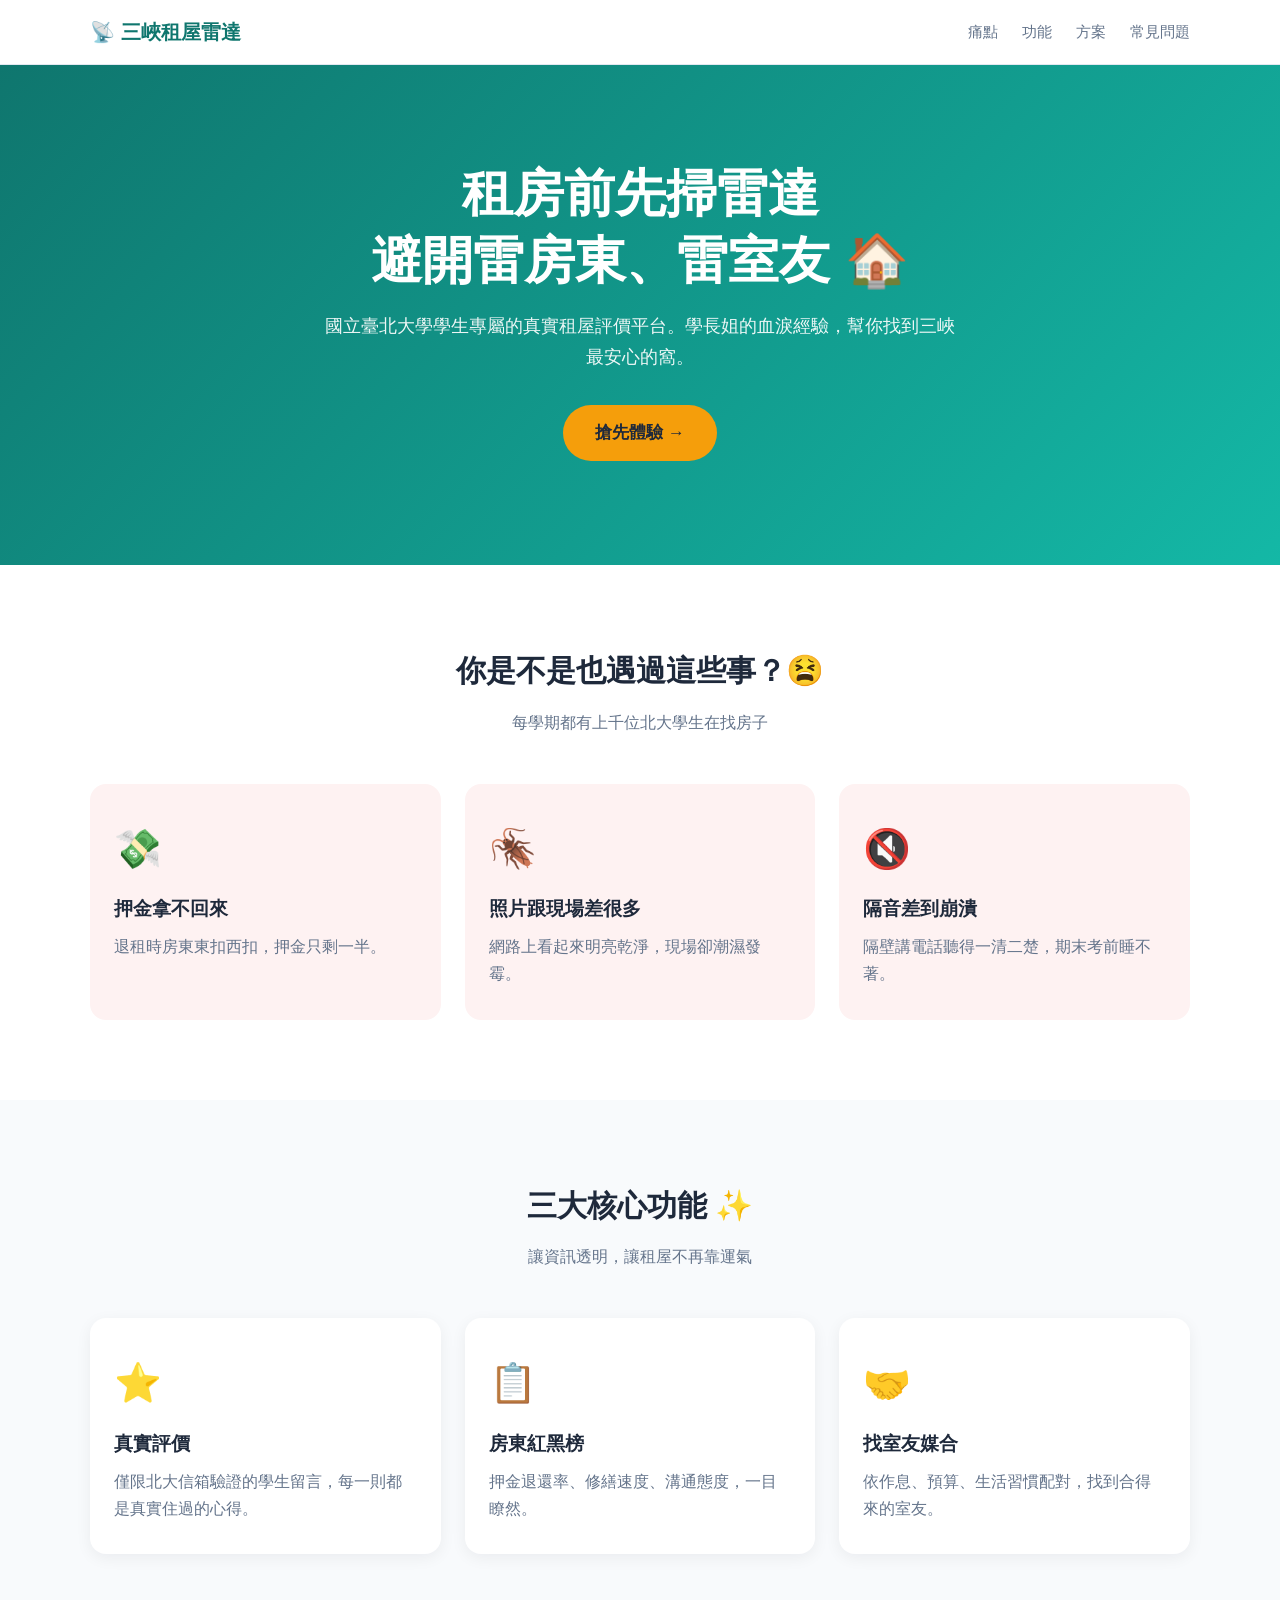
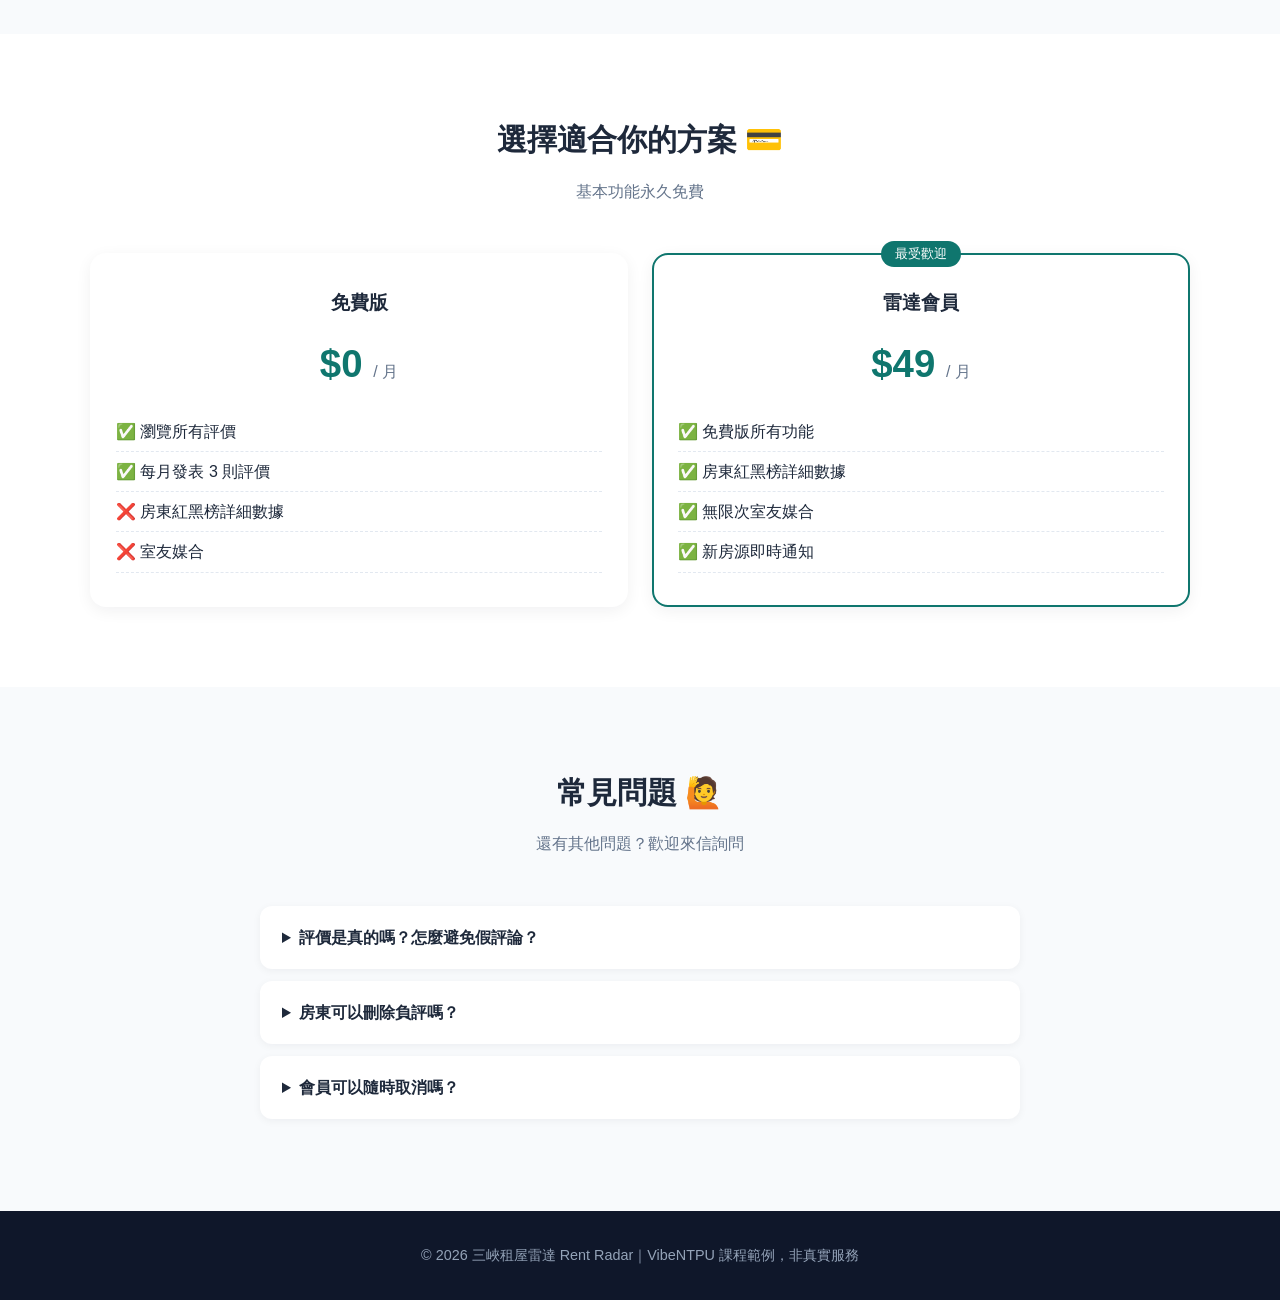
<file: examples/week1-landing/index.html>
<!DOCTYPE html>
<html lang="zh-Hant">
<head>
  <meta charset="UTF-8" />
  <meta name="viewport" content="width=device-width, initial-scale=1.0" />
  <title>三峽租屋雷達｜北大學生專屬的真實租屋評價平台</title>
  <meta name="description" content="VibeNTPU 第一週範例：用 AI 產生的 SaaS 形象首頁（Landing Page）" />
  <style>
    :root {
      --primary: #0f766e;
      --primary-light: #14b8a6;
      --accent: #f59e0b;
      --bg: #f8fafc;
      --card: #ffffff;
      --text: #1e293b;
      --muted: #64748b;
      --radius: 16px;
    }
    * { box-sizing: border-box; margin: 0; padding: 0; }
    html { scroll-behavior: smooth; }
    body {
      font-family: -apple-system, BlinkMacSystemFont, "Segoe UI", "Noto Sans TC", "PingFang TC", "Microsoft JhengHei", sans-serif;
      background: var(--bg);
      color: var(--text);
      line-height: 1.7;
    }
    a { color: inherit; text-decoration: none; }
    .container { width: min(1100px, 100% - 32px); margin-inline: auto; }

    /* 導覽列 */
    nav {
      position: sticky; top: 0; z-index: 10;
      background: rgba(255, 255, 255, 0.9);
      backdrop-filter: blur(8px);
      border-bottom: 1px solid #e2e8f0;
    }
    nav .container { display: flex; align-items: center; justify-content: space-between; height: 64px; }
    .logo { font-weight: 800; font-size: 1.25rem; color: var(--primary); }
    .menu { display: flex; gap: 24px; font-size: 0.95rem; color: var(--muted); }
    .menu a:hover { color: var(--primary); }

    /* 主視覺 */
    .hero {
      background: linear-gradient(135deg, var(--primary), var(--primary-light));
      color: #fff; text-align: center; padding: 96px 0 104px;
    }
    .hero h1 { font-size: clamp(2rem, 5vw, 3.2rem); line-height: 1.3; margin-bottom: 16px; }
    .hero p { font-size: 1.15rem; opacity: 0.92; max-width: 640px; margin: 0 auto 32px; }
    .btn {
      display: inline-block; padding: 14px 32px; border-radius: 999px;
      font-weight: 700; font-size: 1.05rem; border: none; cursor: pointer;
      transition: transform 0.15s, box-shadow 0.15s;
    }
    .btn:hover { transform: translateY(-2px); box-shadow: 0 8px 20px rgba(0, 0, 0, 0.15); }
    .btn-accent { background: var(--accent); color: #1e293b; }

    /* 區塊通用 */
    section { padding: 80px 0; }
    .section-title { text-align: center; font-size: 1.9rem; margin-bottom: 12px; }
    .section-sub { text-align: center; color: var(--muted); margin-bottom: 48px; }
    .grid { display: grid; grid-template-columns: repeat(auto-fit, minmax(240px, 1fr)); gap: 24px; }
    .card {
      background: var(--card); border-radius: var(--radius); padding: 32px 24px;
      box-shadow: 0 4px 16px rgba(15, 23, 42, 0.06);
    }
    .card .icon { font-size: 2.4rem; margin-bottom: 12px; }
    .card h3 { margin-bottom: 8px; }
    .card p { color: var(--muted); }

    /* 痛點 */
    .pain { background: #fff; }
    .pain .card { background: #fef2f2; box-shadow: none; }

    /* 價格 */
    .price-card { text-align: center; border: 2px solid transparent; }
    .price-card.featured { border-color: var(--primary); position: relative; }
    .price-card.featured::before {
      content: "最受歡迎"; position: absolute; top: -14px; left: 50%; transform: translateX(-50%);
      background: var(--primary); color: #fff; font-size: 0.8rem; padding: 2px 14px; border-radius: 999px;
    }
    .price { font-size: 2.4rem; font-weight: 800; color: var(--primary); margin: 12px 0; }
    .price small { font-size: 1rem; color: var(--muted); font-weight: 400; }
    .price-card ul { list-style: none; text-align: left; margin-top: 16px; }
    .price-card li { padding: 6px 0; border-bottom: 1px dashed #e2e8f0; }

    /* FAQ */
    details {
      background: #fff; border-radius: 12px; padding: 18px 22px; margin-bottom: 12px;
      box-shadow: 0 2px 8px rgba(15, 23, 42, 0.05);
    }
    summary { font-weight: 700; cursor: pointer; }
    details p { margin-top: 10px; color: var(--muted); }

    footer { background: #0f172a; color: #94a3b8; text-align: center; padding: 32px 0; font-size: 0.9rem; }

    /* 手機版 */
    @media (max-width: 640px) {
      .menu { display: none; }
      .hero { padding: 72px 0 80px; }
      section { padding: 56px 0; }
    }
  </style>
</head>
<body>
  <!-- ① 導覽列 -->
  <nav>
    <div class="container">
      <a href="#" class="logo">📡 三峽租屋雷達</a>
      <div class="menu">
        <a href="#pain">痛點</a>
        <a href="#features">功能</a>
        <a href="#pricing">方案</a>
        <a href="#faq">常見問題</a>
      </div>
    </div>
  </nav>

  <!-- ② 主視覺 -->
  <header class="hero">
    <div class="container">
      <h1>租房前先掃雷達<br />避開雷房東、雷室友 🏠</h1>
      <p>國立臺北大學學生專屬的真實租屋評價平台。學長姐的血淚經驗，幫你找到三峽最安心的窩。</p>
      <a href="#pricing" class="btn btn-accent">搶先體驗 →</a>
    </div>
  </header>

  <!-- ③ 痛點 -->
  <section id="pain" class="pain">
    <div class="container">
      <h2 class="section-title">你是不是也遇過這些事？😫</h2>
      <p class="section-sub">每學期都有上千位北大學生在找房子</p>
      <div class="grid">
        <div class="card"><div class="icon">💸</div><h3>押金拿不回來</h3><p>退租時房東東扣西扣，押金只剩一半。</p></div>
        <div class="card"><div class="icon">🪳</div><h3>照片跟現場差很多</h3><p>網路上看起來明亮乾淨，現場卻潮濕發霉。</p></div>
        <div class="card"><div class="icon">🔇</div><h3>隔音差到崩潰</h3><p>隔壁講電話聽得一清二楚，期末考前睡不著。</p></div>
      </div>
    </div>
  </section>

  <!-- ④ 功能介紹 -->
  <section id="features">
    <div class="container">
      <h2 class="section-title">三大核心功能 ✨</h2>
      <p class="section-sub">讓資訊透明，讓租屋不再靠運氣</p>
      <div class="grid">
        <div class="card"><div class="icon">⭐</div><h3>真實評價</h3><p>僅限北大信箱驗證的學生留言，每一則都是真實住過的心得。</p></div>
        <div class="card"><div class="icon">📋</div><h3>房東紅黑榜</h3><p>押金退還率、修繕速度、溝通態度，一目瞭然。</p></div>
        <div class="card"><div class="icon">🤝</div><h3>找室友媒合</h3><p>依作息、預算、生活習慣配對，找到合得來的室友。</p></div>
      </div>
    </div>
  </section>

  <!-- ⑤ 價格方案 -->
  <section id="pricing" style="background:#fff">
    <div class="container">
      <h2 class="section-title">選擇適合你的方案 💳</h2>
      <p class="section-sub">基本功能永久免費</p>
      <div class="grid">
        <div class="card price-card">
          <h3>免費版</h3>
          <div class="price">$0 <small>/ 月</small></div>
          <ul><li>✅ 瀏覽所有評價</li><li>✅ 每月發表 3 則評價</li><li>❌ 房東紅黑榜詳細數據</li><li>❌ 室友媒合</li></ul>
        </div>
        <div class="card price-card featured">
          <h3>雷達會員</h3>
          <div class="price">$49 <small>/ 月</small></div>
          <ul><li>✅ 免費版所有功能</li><li>✅ 房東紅黑榜詳細數據</li><li>✅ 無限次室友媒合</li><li>✅ 新房源即時通知</li></ul>
        </div>
      </div>
    </div>
  </section>

  <!-- ⑥ FAQ -->
  <section id="faq">
    <div class="container" style="max-width:760px">
      <h2 class="section-title">常見問題 🙋</h2>
      <p class="section-sub">還有其他問題？歡迎來信詢問</p>
      <details><summary>評價是真的嗎？怎麼避免假評論？</summary><p>所有評價者都需要通過北大學校信箱驗證，並上傳租約照片（會遮蔽個資）作為住過的證明。</p></details>
      <details><summary>房東可以刪除負評嗎？</summary><p>不行。房東可以公開回覆評價，但無法刪除，確保資訊透明。</p></details>
      <details><summary>會員可以隨時取消嗎？</summary><p>可以，隨時取消，不綁約。</p></details>
    </div>
  </section>

  <!-- ⑦ 頁尾 -->
  <footer>
    <p>© 2026 三峽租屋雷達 Rent Radar｜VibeNTPU 課程範例，非真實服務</p>
  </footer>
</body>
</html>
</file>
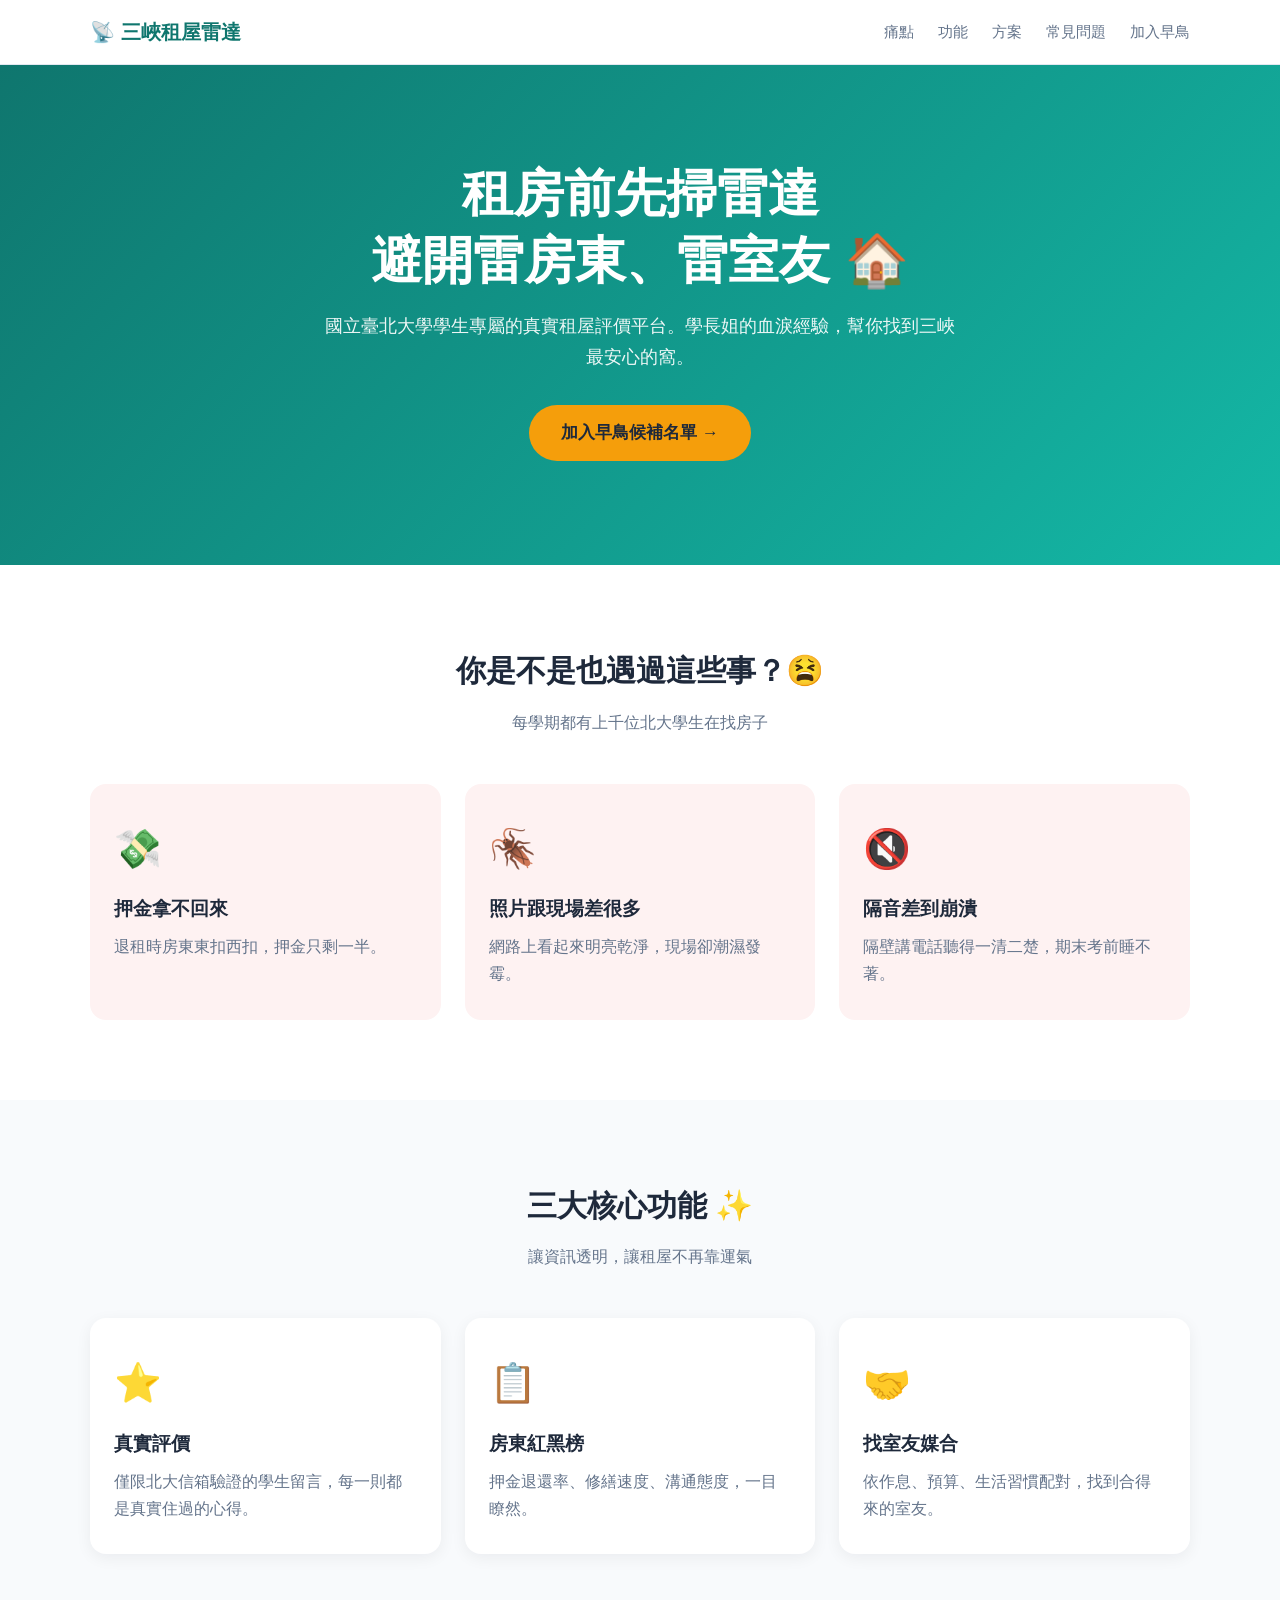
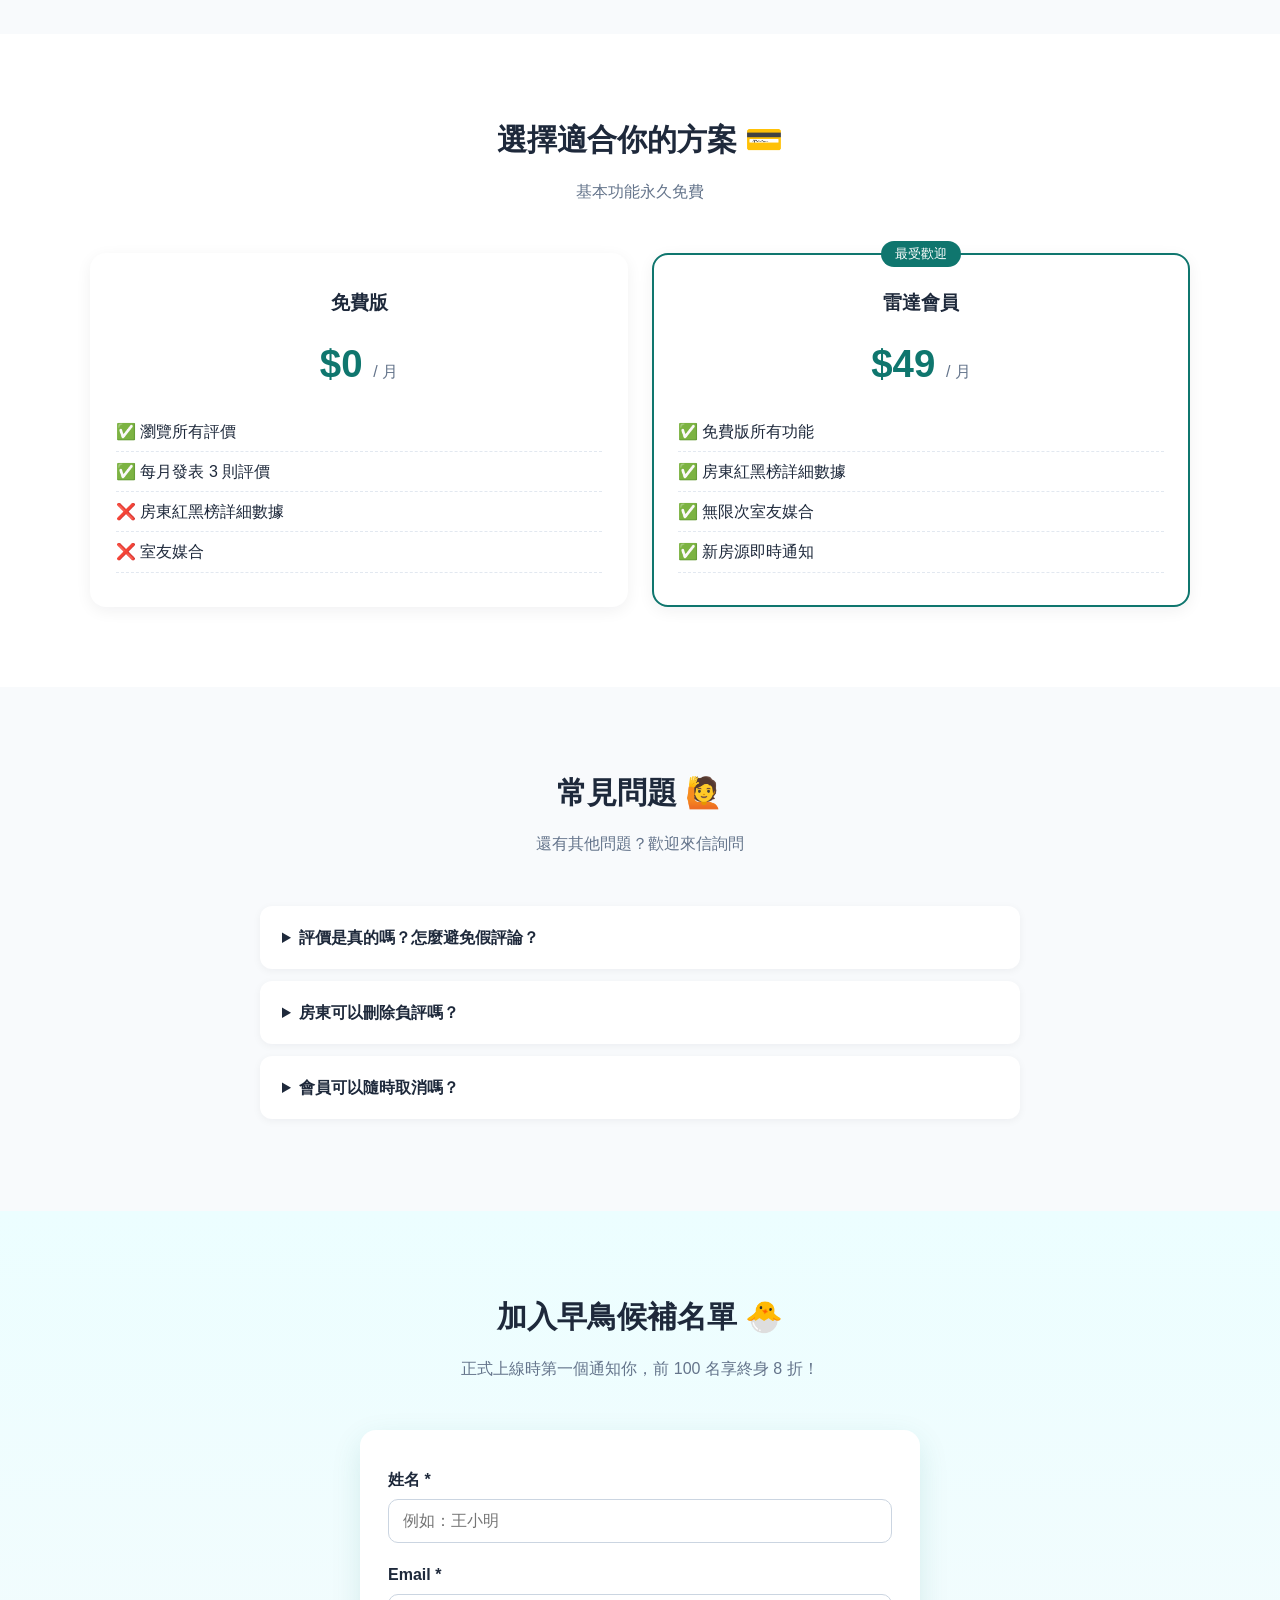
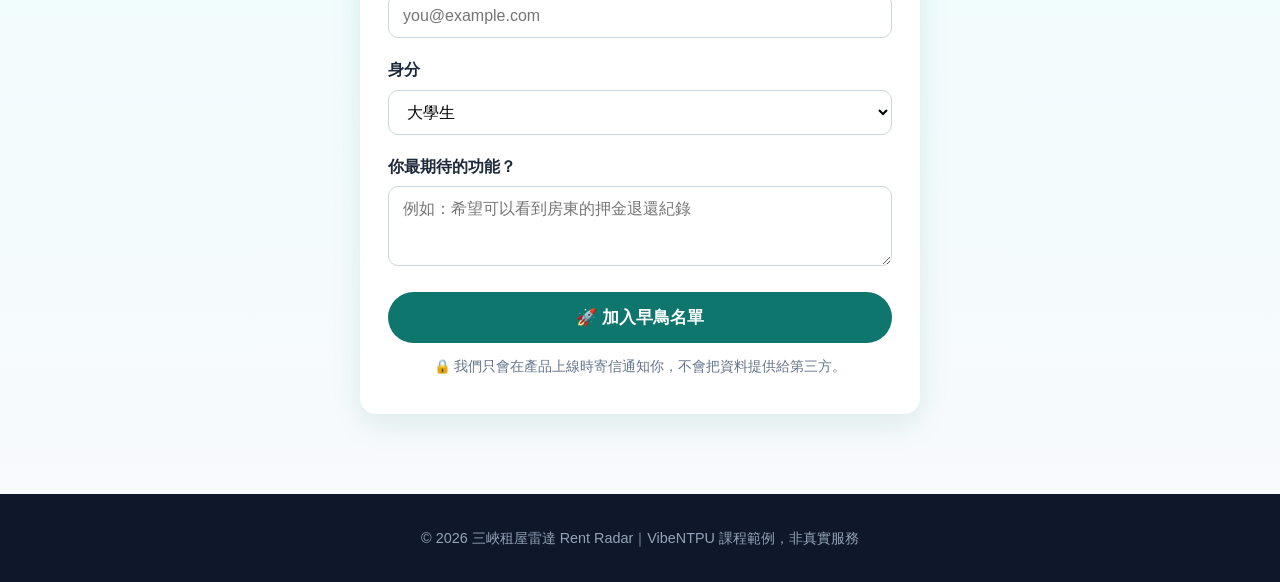
<file: examples/week2-waitlist/index.html>
<!DOCTYPE html>
<html lang="zh-Hant">
<head>
  <meta charset="UTF-8" />
  <meta name="viewport" content="width=device-width, initial-scale=1.0" />
  <title>三峽租屋雷達｜北大學生專屬的真實租屋評價平台</title>
  <meta name="description" content="VibeNTPU 第二週範例：串接 Netlify Forms（BaaS）收集早鳥名單，並用 LocalStorage 模擬會員登入" />
  <style>
    :root {
      --primary: #0f766e;
      --primary-light: #14b8a6;
      --accent: #f59e0b;
      --bg: #f8fafc;
      --card: #ffffff;
      --text: #1e293b;
      --muted: #64748b;
      --radius: 16px;
    }
    * { box-sizing: border-box; margin: 0; padding: 0; }
    html { scroll-behavior: smooth; }
    body {
      font-family: -apple-system, BlinkMacSystemFont, "Segoe UI", "Noto Sans TC", "PingFang TC", "Microsoft JhengHei", sans-serif;
      background: var(--bg);
      color: var(--text);
      line-height: 1.7;
    }
    a { color: inherit; text-decoration: none; }
    .container { width: min(1100px, 100% - 32px); margin-inline: auto; }

    /* 導覽列 */
    nav {
      position: sticky; top: 0; z-index: 10;
      background: rgba(255, 255, 255, 0.9);
      backdrop-filter: blur(8px);
      border-bottom: 1px solid #e2e8f0;
    }
    nav .container { display: flex; align-items: center; justify-content: space-between; height: 64px; }
    .logo { font-weight: 800; font-size: 1.25rem; color: var(--primary); }
    .menu { display: flex; gap: 24px; font-size: 0.95rem; color: var(--muted); }
    .menu a:hover { color: var(--primary); }

    /* 主視覺 */
    .hero {
      background: linear-gradient(135deg, var(--primary), var(--primary-light));
      color: #fff; text-align: center; padding: 96px 0 104px;
    }
    .hero h1 { font-size: clamp(2rem, 5vw, 3.2rem); line-height: 1.3; margin-bottom: 16px; }
    .hero p { font-size: 1.15rem; opacity: 0.92; max-width: 640px; margin: 0 auto 32px; }
    .btn {
      display: inline-block; padding: 14px 32px; border-radius: 999px;
      font-weight: 700; font-size: 1.05rem; border: none; cursor: pointer;
      transition: transform 0.15s, box-shadow 0.15s;
    }
    .btn:hover { transform: translateY(-2px); box-shadow: 0 8px 20px rgba(0, 0, 0, 0.15); }
    .btn-accent { background: var(--accent); color: #1e293b; }

    /* 區塊通用 */
    section { padding: 80px 0; }
    .section-title { text-align: center; font-size: 1.9rem; margin-bottom: 12px; }
    .section-sub { text-align: center; color: var(--muted); margin-bottom: 48px; }
    .grid { display: grid; grid-template-columns: repeat(auto-fit, minmax(240px, 1fr)); gap: 24px; }
    .card {
      background: var(--card); border-radius: var(--radius); padding: 32px 24px;
      box-shadow: 0 4px 16px rgba(15, 23, 42, 0.06);
    }
    .card .icon { font-size: 2.4rem; margin-bottom: 12px; }
    .card h3 { margin-bottom: 8px; }
    .card p { color: var(--muted); }

    /* 痛點 */
    .pain { background: #fff; }
    .pain .card { background: #fef2f2; box-shadow: none; }

    /* 價格 */
    .price-card { text-align: center; border: 2px solid transparent; }
    .price-card.featured { border-color: var(--primary); position: relative; }
    .price-card.featured::before {
      content: "最受歡迎"; position: absolute; top: -14px; left: 50%; transform: translateX(-50%);
      background: var(--primary); color: #fff; font-size: 0.8rem; padding: 2px 14px; border-radius: 999px;
    }
    .price { font-size: 2.4rem; font-weight: 800; color: var(--primary); margin: 12px 0; }
    .price small { font-size: 1rem; color: var(--muted); font-weight: 400; }
    .price-card ul { list-style: none; text-align: left; margin-top: 16px; }
    .price-card li { padding: 6px 0; border-bottom: 1px dashed #e2e8f0; }

    /* FAQ */
    details {
      background: #fff; border-radius: 12px; padding: 18px 22px; margin-bottom: 12px;
      box-shadow: 0 2px 8px rgba(15, 23, 42, 0.05);
    }
    summary { font-weight: 700; cursor: pointer; }
    details p { margin-top: 10px; color: var(--muted); }

    /* 早鳥名單表單 */
    .waitlist { background: linear-gradient(180deg, #ecfeff, #f8fafc); }
    .form-box {
      max-width: 560px; margin: 0 auto; background: #fff; border-radius: var(--radius);
      padding: 36px 28px; box-shadow: 0 10px 30px rgba(15, 118, 110, 0.12);
    }
    .field { margin-bottom: 18px; }
    .field label { display: block; font-weight: 700; margin-bottom: 6px; }
    .field input, .field select, .field textarea {
      width: 100%; padding: 12px 14px; font-size: 1rem; font-family: inherit;
      border: 1.5px solid #cbd5e1; border-radius: 10px; background: #fff;
    }
    .field input:focus, .field select:focus, .field textarea:focus { outline: none; border-color: var(--primary); }
    .btn-primary { background: var(--primary); color: #fff; width: 100%; }
    .btn-primary:disabled { opacity: 0.6; cursor: wait; }
    .form-note { font-size: 0.85rem; color: var(--muted); margin-top: 12px; text-align: center; }
    .form-error { color: #dc2626; margin-top: 12px; text-align: center; display: none; }

    /* 會員儀表板 */
    .dashboard { max-width: 760px; margin: 0 auto; text-align: center; }
    .dashboard h2 { font-size: 1.8rem; margin-bottom: 8px; }
    .dashboard .badge {
      display: inline-block; background: #fef3c7; color: #92400e; padding: 4px 14px;
      border-radius: 999px; font-size: 0.9rem; margin-bottom: 28px;
    }
    .dashboard .card { position: relative; opacity: 0.85; }
    .dashboard .card::after {
      content: "即將推出"; position: absolute; top: 12px; right: 12px; font-size: 0.75rem;
      background: #e2e8f0; color: var(--muted); padding: 2px 10px; border-radius: 999px;
    }
    .btn-ghost { background: transparent; color: var(--muted); border: 1.5px solid #cbd5e1; margin-top: 28px; }

    footer { background: #0f172a; color: #94a3b8; text-align: center; padding: 32px 0; font-size: 0.9rem; }

    /* 手機版 */
    @media (max-width: 640px) {
      .menu { display: none; }
      .hero { padding: 72px 0 80px; }
      section { padding: 56px 0; }
    }
  </style>
</head>
<body>
  <!-- ① 導覽列 -->
  <nav>
    <div class="container">
      <a href="#" class="logo">📡 三峽租屋雷達</a>
      <div class="menu">
        <a href="#pain">痛點</a>
        <a href="#features">功能</a>
        <a href="#pricing">方案</a>
        <a href="#faq">常見問題</a>
        <a href="#waitlist">加入早鳥</a>
      </div>
    </div>
  </nav>

  <!-- ② 主視覺 -->
  <header class="hero">
    <div class="container">
      <h1>租房前先掃雷達<br />避開雷房東、雷室友 🏠</h1>
      <p>國立臺北大學學生專屬的真實租屋評價平台。學長姐的血淚經驗，幫你找到三峽最安心的窩。</p>
      <a href="#waitlist" class="btn btn-accent">加入早鳥候補名單 →</a>
    </div>
  </header>

  <!-- ③ 痛點 -->
  <section id="pain" class="pain">
    <div class="container">
      <h2 class="section-title">你是不是也遇過這些事？😫</h2>
      <p class="section-sub">每學期都有上千位北大學生在找房子</p>
      <div class="grid">
        <div class="card"><div class="icon">💸</div><h3>押金拿不回來</h3><p>退租時房東東扣西扣，押金只剩一半。</p></div>
        <div class="card"><div class="icon">🪳</div><h3>照片跟現場差很多</h3><p>網路上看起來明亮乾淨，現場卻潮濕發霉。</p></div>
        <div class="card"><div class="icon">🔇</div><h3>隔音差到崩潰</h3><p>隔壁講電話聽得一清二楚，期末考前睡不著。</p></div>
      </div>
    </div>
  </section>

  <!-- ④ 功能介紹 -->
  <section id="features">
    <div class="container">
      <h2 class="section-title">三大核心功能 ✨</h2>
      <p class="section-sub">讓資訊透明，讓租屋不再靠運氣</p>
      <div class="grid">
        <div class="card"><div class="icon">⭐</div><h3>真實評價</h3><p>僅限北大信箱驗證的學生留言，每一則都是真實住過的心得。</p></div>
        <div class="card"><div class="icon">📋</div><h3>房東紅黑榜</h3><p>押金退還率、修繕速度、溝通態度，一目瞭然。</p></div>
        <div class="card"><div class="icon">🤝</div><h3>找室友媒合</h3><p>依作息、預算、生活習慣配對，找到合得來的室友。</p></div>
      </div>
    </div>
  </section>

  <!-- ⑤ 價格方案 -->
  <section id="pricing" style="background:#fff">
    <div class="container">
      <h2 class="section-title">選擇適合你的方案 💳</h2>
      <p class="section-sub">基本功能永久免費</p>
      <div class="grid">
        <div class="card price-card">
          <h3>免費版</h3>
          <div class="price">$0 <small>/ 月</small></div>
          <ul><li>✅ 瀏覽所有評價</li><li>✅ 每月發表 3 則評價</li><li>❌ 房東紅黑榜詳細數據</li><li>❌ 室友媒合</li></ul>
        </div>
        <div class="card price-card featured">
          <h3>雷達會員</h3>
          <div class="price">$49 <small>/ 月</small></div>
          <ul><li>✅ 免費版所有功能</li><li>✅ 房東紅黑榜詳細數據</li><li>✅ 無限次室友媒合</li><li>✅ 新房源即時通知</li></ul>
        </div>
      </div>
    </div>
  </section>

  <!-- ⑥ FAQ -->
  <section id="faq">
    <div class="container" style="max-width:760px">
      <h2 class="section-title">常見問題 🙋</h2>
      <p class="section-sub">還有其他問題？歡迎來信詢問</p>
      <details><summary>評價是真的嗎？怎麼避免假評論？</summary><p>所有評價者都需要通過北大學校信箱驗證，並上傳租約照片（會遮蔽個資）作為住過的證明。</p></details>
      <details><summary>房東可以刪除負評嗎？</summary><p>不行。房東可以公開回覆評價，但無法刪除，確保資訊透明。</p></details>
      <details><summary>會員可以隨時取消嗎？</summary><p>可以，隨時取消，不綁約。</p></details>
    </div>
  </section>

  <!-- ⑦ 早鳥候補名單（第二週新增） -->
  <section id="waitlist" class="waitlist">
    <div class="container">

      <!-- 7-1 表單：尚未加入時顯示 -->
      <div id="waitlist-view">
        <h2 class="section-title">加入早鳥候補名單 🐣</h2>
        <p class="section-sub">正式上線時第一個通知你，前 100 名享終身 8 折！</p>

        <div class="form-box">
          <!--
            📦 Netlify Forms（BaaS）的關鍵魔法：
            1. name="waitlist"      → 後台收件箱的名字
            2. data-netlify="true"  → 告訴 Netlify「請幫我收這個表單」
            3. netlify-honeypot     → 指定防機器人的陷阱欄位
          -->
          <form id="waitlist-form" name="waitlist" method="POST" data-netlify="true" netlify-honeypot="bot-field">
            <!-- 用 JavaScript（AJAX）送出時，Netlify 靠這個欄位辨認是哪一個表單 -->
            <input type="hidden" name="form-name" value="waitlist" />

            <!-- 防機器人陷阱：真人看不到，機器人會亂填 → 被 Netlify 過濾 -->
            <p hidden><label>請勿填寫：<input name="bot-field" /></label></p>

            <div class="field">
              <label for="name">姓名 *</label>
              <input id="name" type="text" name="name" placeholder="例如：王小明" required />
            </div>
            <div class="field">
              <label for="email">Email *</label>
              <input id="email" type="email" name="email" placeholder="you@example.com" required />
            </div>
            <div class="field">
              <label for="role">身分</label>
              <select id="role" name="role">
                <option value="大學生">大學生</option>
                <option value="研究生">研究生</option>
                <option value="上班族">上班族</option>
                <option value="其他">其他</option>
              </select>
            </div>
            <div class="field">
              <label for="wish">你最期待的功能？</label>
              <textarea id="wish" name="wish" rows="3" placeholder="例如：希望可以看到房東的押金退還紀錄"></textarea>
            </div>
            <button id="submit-btn" type="submit" class="btn btn-primary">🚀 加入早鳥名單</button>
            <p id="form-error" class="form-error">😢 送出失敗，請確認網路連線後再試一次。</p>
            <p class="form-note">🔒 我們只會在產品上線時寄信通知你，不會把資料提供給第三方。</p>
          </form>
        </div>
      </div>

      <!-- 7-2 會員儀表板：加入後顯示（一開始隱藏） -->
      <div id="dashboard-view" class="dashboard" hidden>
        <h2>🎉 歡迎回來，<span id="member-name"></span>！</h2>
        <div class="badge">🐣 早鳥會員 #<span id="member-no"></span>｜會員儀表板建置中…</div>
        <div class="grid">
          <div class="card"><div class="icon">⭐</div><h3>我的評價</h3><p>分享你住過的房子，幫學弟妹避雷。</p></div>
          <div class="card"><div class="icon">❤️</div><h3>收藏房源</h3><p>把喜歡的房子存起來，方便比較。</p></div>
          <div class="card"><div class="icon">🤝</div><h3>室友配對</h3><p>填寫生活習慣問卷，找到好室友。</p></div>
        </div>
        <button id="logout-btn" type="button" class="btn btn-ghost">登出（清除 LocalStorage）</button>
      </div>

    </div>
  </section>

  <!-- ⑧ 頁尾 -->
  <footer>
    <p>© 2026 三峽租屋雷達 Rent Radar｜VibeNTPU 課程範例，非真實服務</p>
  </footer>

  <script>
    // ====== 設定 ======
    // LocalStorage 的「集點卡」名稱
    const STORAGE_KEY = 'vibe_member';

    // ====== 取得畫面上的元素 ======
    const form = document.getElementById('waitlist-form');
    const submitBtn = document.getElementById('submit-btn');
    const formError = document.getElementById('form-error');
    const waitlistView = document.getElementById('waitlist-view');
    const dashboardView = document.getElementById('dashboard-view');

    // ====== LocalStorage 小工具（包 try/catch：無痕模式或瀏覽器封鎖時也不會壞掉）======
    function loadMember() {
      try {
        return JSON.parse(localStorage.getItem(STORAGE_KEY));
      } catch (e) {
        return null;
      }
    }
    function saveMember(member) {
      try {
        localStorage.setItem(STORAGE_KEY, JSON.stringify(member));
      } catch (e) { /* 存不進去也沒關係，這次瀏覽仍會顯示儀表板 */ }
    }
    function clearMember() {
      try {
        localStorage.removeItem(STORAGE_KEY);
      } catch (e) { /* 忽略 */ }
    }

    // ====== 切換畫面 ======
    function showDashboard(member) {
      document.getElementById('member-name').textContent = member.name;
      document.getElementById('member-no').textContent = member.no;
      waitlistView.hidden = true;
      dashboardView.hidden = false;
    }
    function showWaitlist() {
      dashboardView.hidden = true;
      waitlistView.hidden = false;
      form.reset();
    }

    // ====== 送出表單 ======
    form.addEventListener('submit', async (event) => {
      // 1. 阻止瀏覽器預設的「跳轉頁面」行為
      event.preventDefault();
      formError.style.display = 'none';
      submitBtn.disabled = true;
      submitBtn.textContent = '送出中…';

      const formData = new FormData(form);

      try {
        // 2. 用 AJAX 把資料送給 Netlify Forms（雲端「訂單代收中心」）
        const response = await fetch('/', {
          method: 'POST',
          headers: { 'Content-Type': 'application/x-www-form-urlencoded' },
          body: new URLSearchParams(formData).toString(),
        });
        if (!response.ok) throw new Error('HTTP ' + response.status);

        // 3. 把名字存進 LocalStorage（瀏覽器的「集點卡」）
        const member = {
          name: formData.get('name'),
          no: Math.floor(Math.random() * 900) + 100, // Demo 用的假會員編號
          joinedAt: new Date().toISOString(),
        };
        saveMember(member);

        // 4. 原地變成會員儀表板
        showDashboard(member);
      } catch (error) {
        // 在電腦上直接雙擊開啟（file:///）時一定會失敗，要部署到 Netlify 才能真正送出
        console.error('表單送出失敗：', error);
        formError.style.display = 'block';
      } finally {
        submitBtn.disabled = false;
        submitBtn.textContent = '🚀 加入早鳥名單';
      }
    });

    // ====== 登出 ======
    document.getElementById('logout-btn').addEventListener('click', () => {
      clearMember();
      showWaitlist();
    });

    // ====== 打開網頁時：檢查集點卡，有的話直接顯示儀表板 ======
    const savedMember = loadMember();
    if (savedMember && savedMember.name) {
      showDashboard(savedMember);
    }
  </script>
</body>
</html>
</file>
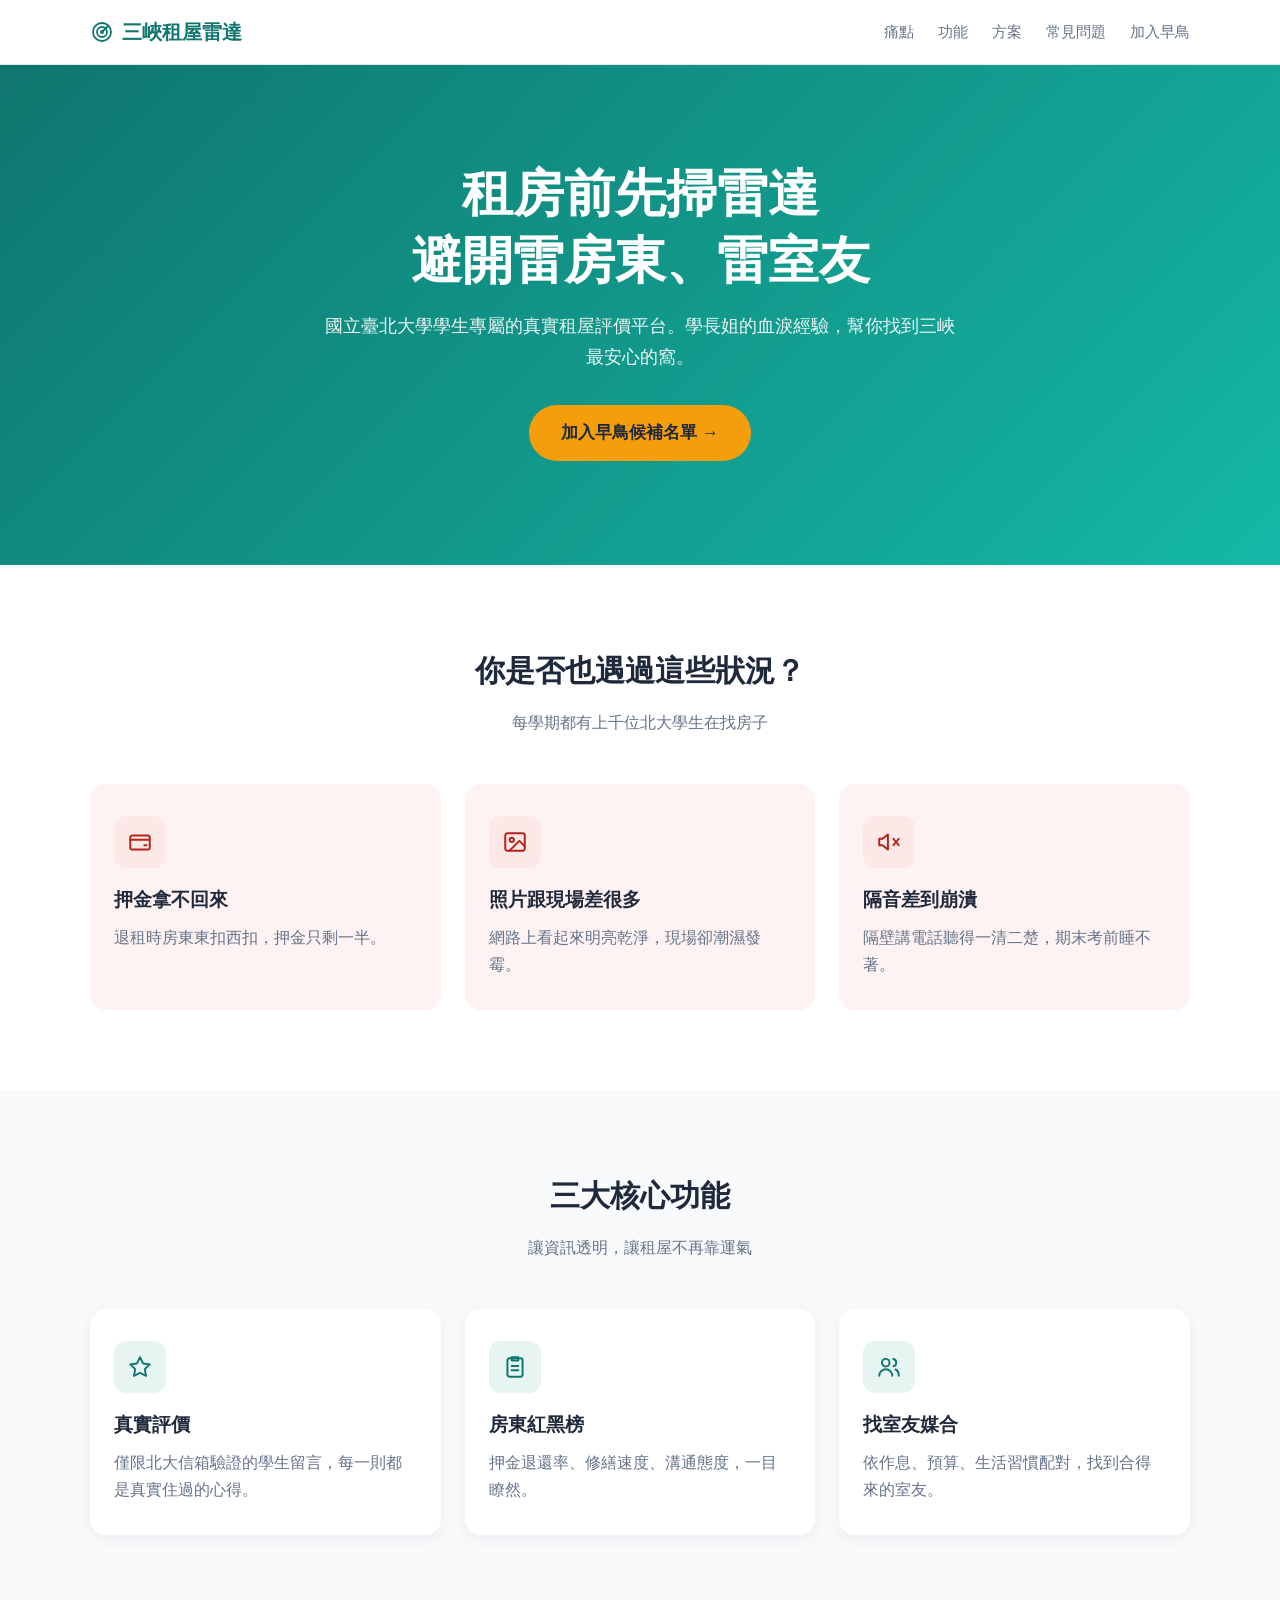
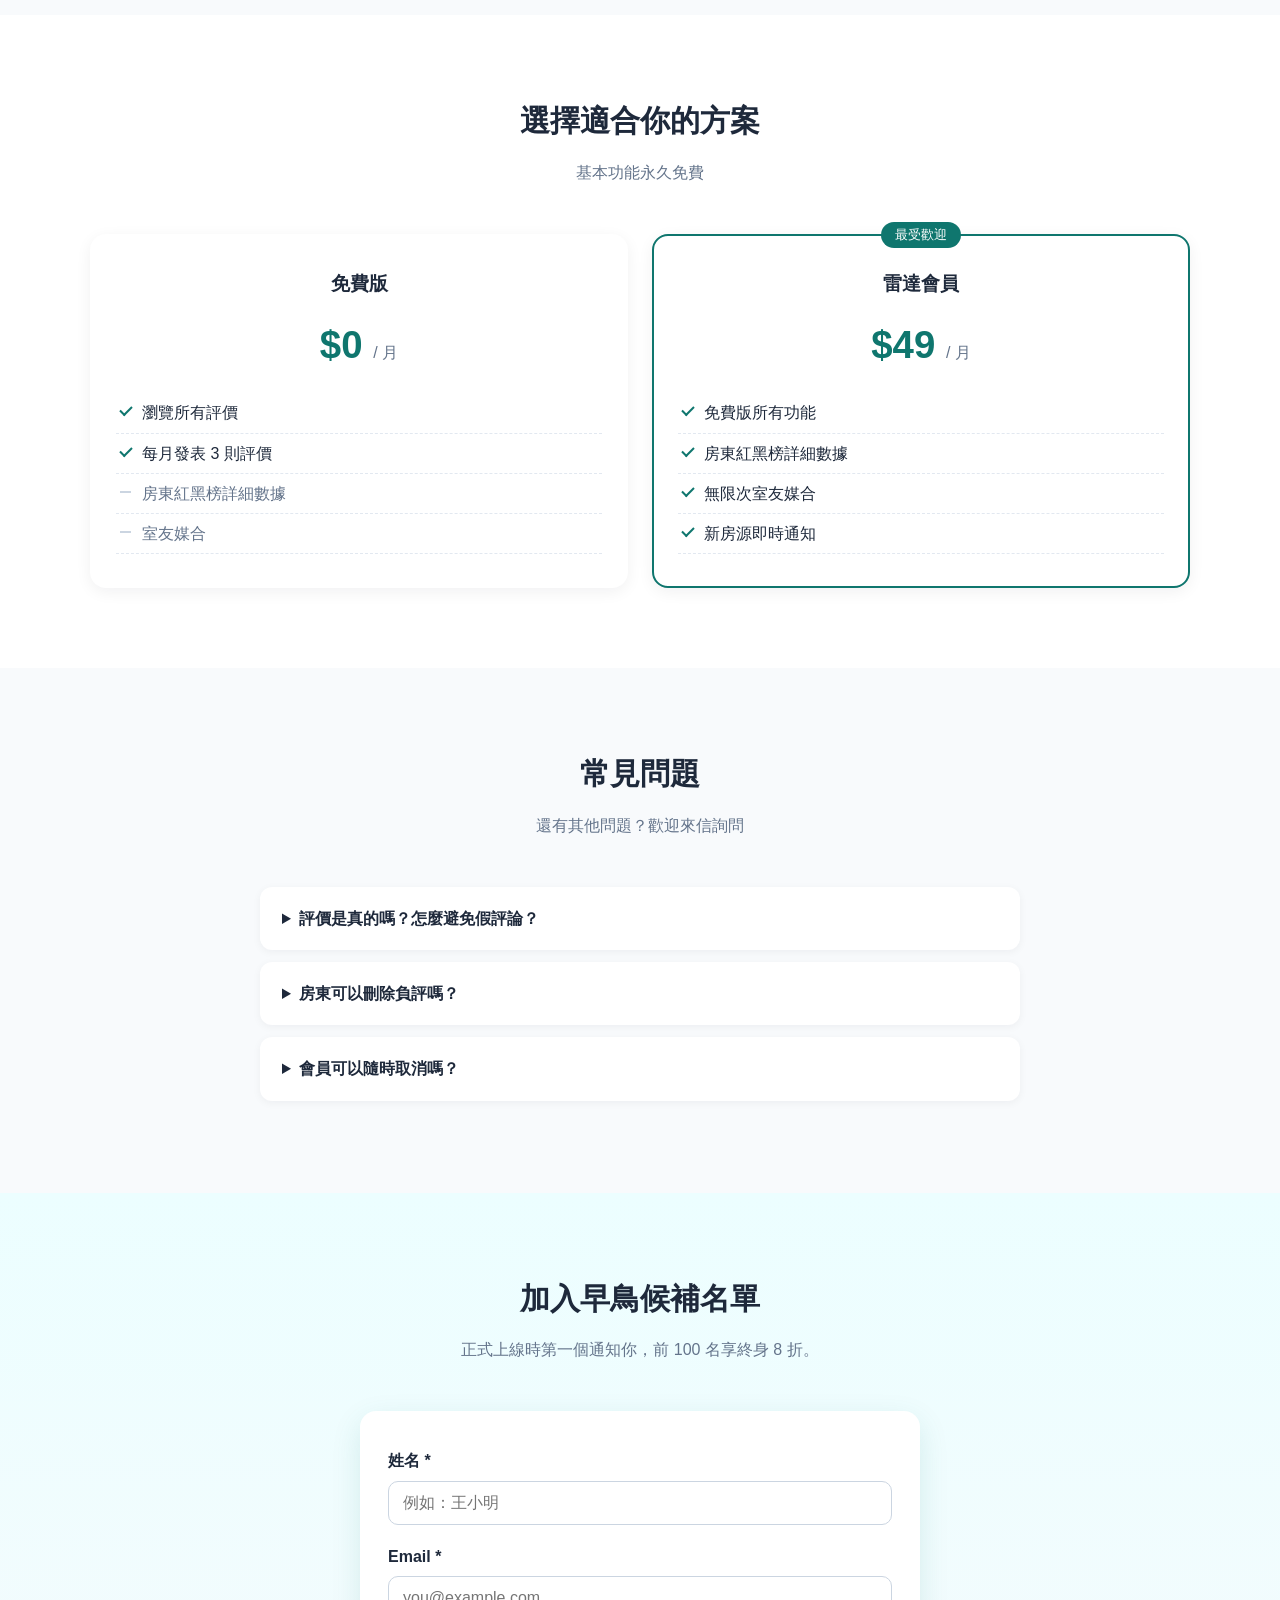
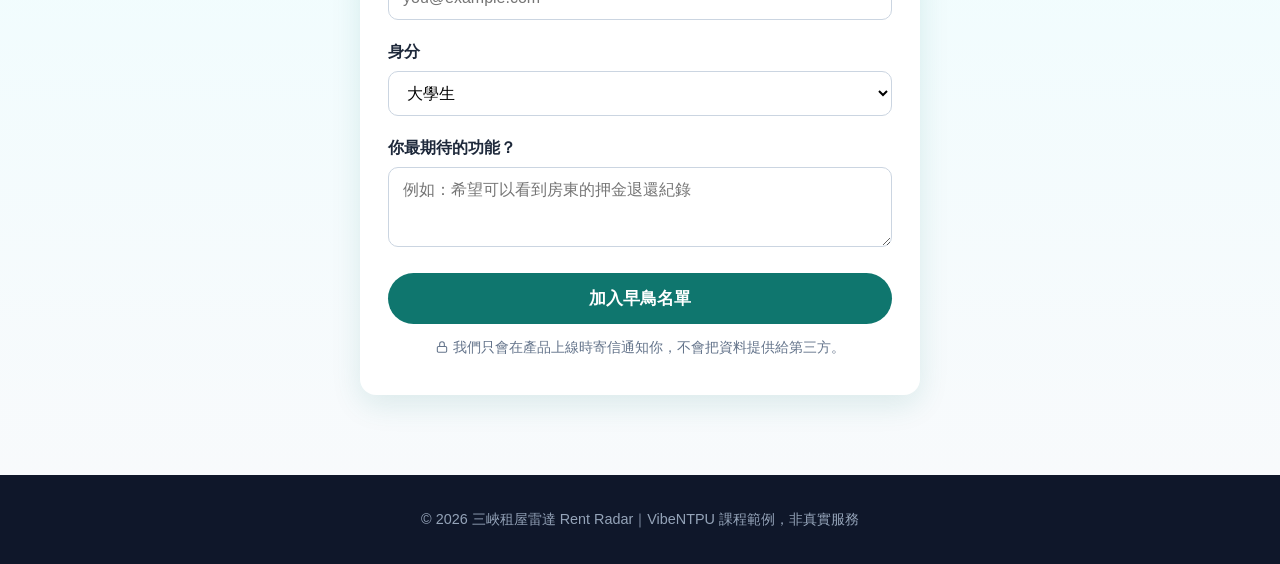
<file: samples/HIGH/index.html>
<!DOCTYPE html>
<html lang="zh-Hant">
<head>
  <meta charset="UTF-8" />
  <meta name="viewport" content="width=device-width, initial-scale=1.0" />
  <title>三峽租屋雷達｜北大學生專屬的真實租屋評價平台</title>
  <meta name="description" content="VibeNTPU 第二週範例：串接 Netlify Forms（BaaS）收集早鳥名單，並用 LocalStorage 模擬會員登入" />
  <style>
    :root {
      --primary: #0f766e;
      --primary-light: #14b8a6;
      --accent: #f59e0b;
      --bg: #f8fafc;
      --card: #ffffff;
      --text: #1e293b;
      --muted: #64748b;
      --radius: 16px;
    }
    * { box-sizing: border-box; margin: 0; padding: 0; }
    html { scroll-behavior: smooth; }
    body {
      font-family: -apple-system, BlinkMacSystemFont, "Segoe UI", "Noto Sans TC", "PingFang TC", "Microsoft JhengHei", sans-serif;
      background: var(--bg);
      color: var(--text);
      line-height: 1.7;
    }
    a { color: inherit; text-decoration: none; }
    .container { width: min(1100px, 100% - 32px); margin-inline: auto; }

    /* 導覽列 */
    nav {
      position: sticky; top: 0; z-index: 10;
      background: rgba(255, 255, 255, 0.9);
      backdrop-filter: blur(8px);
      border-bottom: 1px solid #e2e8f0;
    }
    nav .container { display: flex; align-items: center; justify-content: space-between; height: 64px; }
    .logo { font-weight: 800; font-size: 1.25rem; color: var(--primary); }
    .menu { display: flex; gap: 24px; font-size: 0.95rem; color: var(--muted); }
    .menu a:hover { color: var(--primary); }

    /* 主視覺 */
    .hero {
      background: linear-gradient(135deg, var(--primary), var(--primary-light));
      color: #fff; text-align: center; padding: 96px 0 104px;
    }
    .hero h1 { font-size: clamp(2rem, 5vw, 3.2rem); line-height: 1.3; margin-bottom: 16px; }
    .hero p { font-size: 1.15rem; opacity: 0.92; max-width: 640px; margin: 0 auto 32px; }
    .btn {
      display: inline-block; padding: 14px 32px; border-radius: 999px;
      font-weight: 700; font-size: 1.05rem; border: none; cursor: pointer;
      transition: transform 0.15s, box-shadow 0.15s;
    }
    .btn:hover { transform: translateY(-2px); box-shadow: 0 8px 20px rgba(0, 0, 0, 0.15); }
    .btn-accent { background: var(--accent); color: #1e293b; }

    /* 區塊通用 */
    section { padding: 80px 0; }
    .section-title { text-align: center; font-size: 1.9rem; margin-bottom: 12px; }
    .section-sub { text-align: center; color: var(--muted); margin-bottom: 48px; }
    .grid { display: grid; grid-template-columns: repeat(auto-fit, minmax(240px, 1fr)); gap: 24px; }
    .card {
      background: var(--card); border-radius: var(--radius); padding: 32px 24px;
      box-shadow: 0 4px 16px rgba(15, 23, 42, 0.06);
    }
    .card .icon {
      width: 52px; height: 52px; margin-bottom: 16px; border-radius: 12px;
      display: grid; place-items: center; background: #e6f4f2; color: var(--primary);
    }
    .pain .card .icon { background: #fde8e8; color: #b42318; }
    .ic { width: 26px; height: 26px; fill: none; stroke: currentColor; stroke-width: 1.8; stroke-linecap: round; stroke-linejoin: round; }
    .logo { display: inline-flex; align-items: center; gap: 8px; }
    .logo .ic { width: 24px; height: 24px; }
    .card h3 { margin-bottom: 8px; }
    .card p { color: var(--muted); }

    /* 痛點 */
    .pain { background: #fff; }
    .pain .card { background: #fef2f2; box-shadow: none; }

    /* 價格 */
    .price-card { text-align: center; border: 2px solid transparent; }
    .price-card.featured { border-color: var(--primary); position: relative; }
    .price-card.featured::before {
      content: "最受歡迎"; position: absolute; top: -14px; left: 50%; transform: translateX(-50%);
      background: var(--primary); color: #fff; font-size: 0.8rem; padding: 2px 14px; border-radius: 999px;
    }
    .price { font-size: 2.4rem; font-weight: 800; color: var(--primary); margin: 12px 0; }
    .price small { font-size: 1rem; color: var(--muted); font-weight: 400; }
    .price-card ul { list-style: none; text-align: left; margin-top: 16px; }
    .price-card li { padding: 6px 0 6px 26px; border-bottom: 1px dashed #e2e8f0; position: relative; }
    .price-card li::before { content: ""; position: absolute; left: 4px; }
    .price-card li.yes::before { top: 13px; width: 10px; height: 5px; border-left: 2px solid var(--primary); border-bottom: 2px solid var(--primary); transform: rotate(-45deg); }
    .price-card li.no { color: var(--muted); }
    .price-card li.no::before { top: 17px; width: 11px; border-top: 2px solid #cbd5e1; }

    /* FAQ */
    details {
      background: #fff; border-radius: 12px; padding: 18px 22px; margin-bottom: 12px;
      box-shadow: 0 2px 8px rgba(15, 23, 42, 0.05);
    }
    summary { font-weight: 700; cursor: pointer; }
    details p { margin-top: 10px; color: var(--muted); }

    /* 早鳥名單表單 */
    .waitlist { background: linear-gradient(180deg, #ecfeff, #f8fafc); }
    .form-box {
      max-width: 560px; margin: 0 auto; background: #fff; border-radius: var(--radius);
      padding: 36px 28px; box-shadow: 0 10px 30px rgba(15, 118, 110, 0.12);
    }
    .field { margin-bottom: 18px; }
    .field label { display: block; font-weight: 700; margin-bottom: 6px; }
    .field input, .field select, .field textarea {
      width: 100%; padding: 12px 14px; font-size: 1rem; font-family: inherit;
      border: 1.5px solid #cbd5e1; border-radius: 10px; background: #fff;
    }
    .field input:focus, .field select:focus, .field textarea:focus { outline: none; border-color: var(--primary); }
    .btn-primary { background: var(--primary); color: #fff; width: 100%; }
    .btn-primary:disabled { opacity: 0.6; cursor: wait; }
    .form-note { font-size: 0.85rem; color: var(--muted); margin-top: 12px; text-align: center; }
    .ic-sm { width: 14px; height: 14px; vertical-align: -2px; margin-right: 4px; }
    .form-error { color: #dc2626; margin-top: 12px; text-align: center; display: none; }

    /* 會員儀表板 */
    .dashboard { max-width: 760px; margin: 0 auto; text-align: center; }
    .dashboard h2 { font-size: 1.8rem; margin-bottom: 8px; }
    .dashboard .badge {
      display: inline-block; background: #fef3c7; color: #92400e; padding: 4px 14px;
      border-radius: 999px; font-size: 0.9rem; margin-bottom: 28px;
    }
    .dashboard .card { position: relative; opacity: 0.85; }
    .dashboard .card::after {
      content: "即將推出"; position: absolute; top: 12px; right: 12px; font-size: 0.75rem;
      background: #e2e8f0; color: var(--muted); padding: 2px 10px; border-radius: 999px;
    }
    .btn-ghost { background: transparent; color: var(--muted); border: 1.5px solid #cbd5e1; margin-top: 28px; }

    .sr-only { position: absolute; width: 1px; height: 1px; overflow: hidden; clip: rect(0 0 0 0); white-space: nowrap; }
    footer { background: #0f172a; color: #94a3b8; text-align: center; padding: 32px 0; font-size: 0.9rem; }

    /* 手機版 */
    @media (max-width: 640px) {
      .menu { display: none; }
      .hero { padding: 72px 0 80px; }
      section { padding: 56px 0; }
    }
  </style>
</head>
<body>
  <!-- ① 導覽列 -->
  <nav>
    <div class="container">
      <a href="#" class="logo"><svg class="ic" viewBox="0 0 24 24" aria-hidden="true"><circle cx="12" cy="12" r="9"/><circle cx="12" cy="12" r="5"/><circle cx="12" cy="12" r="1"/><path d="M12 12l6-6"/></svg>三峽租屋雷達</a>
      <div class="menu">
        <a href="#pain">痛點</a>
        <a href="#features">功能</a>
        <a href="#pricing">方案</a>
        <a href="#faq">常見問題</a>
        <a href="#waitlist">加入早鳥</a>
      </div>
    </div>
  </nav>

  <!-- ② 主視覺 -->
  <header class="hero">
    <div class="container">
      <h1>租房前先掃雷達<br />避開雷房東、雷室友</h1>
      <p>國立臺北大學學生專屬的真實租屋評價平台。學長姐的血淚經驗，幫你找到三峽最安心的窩。</p>
      <a href="#waitlist" class="btn btn-accent">加入早鳥候補名單 →</a>
    </div>
  </header>

  <!-- ③ 痛點 -->
  <section id="pain" class="pain">
    <div class="container">
      <h2 class="section-title">你是否也遇過這些狀況？</h2>
      <p class="section-sub">每學期都有上千位北大學生在找房子</p>
      <div class="grid">
        <div class="card"><div class="icon"><svg class="ic" viewBox="0 0 24 24" aria-hidden="true"><rect x="3" y="6" width="18" height="13" rx="2"/><path d="M3 10h18"/><path d="M16 15h2"/></svg></div><h3>押金拿不回來</h3><p>退租時房東東扣西扣，押金只剩一半。</p></div>
        <div class="card"><div class="icon"><svg class="ic" viewBox="0 0 24 24" aria-hidden="true"><rect x="3" y="4" width="18" height="16" rx="2"/><circle cx="9" cy="10" r="2"/><path d="M21 16l-5-5-9 9"/></svg></div><h3>照片跟現場差很多</h3><p>網路上看起來明亮乾淨，現場卻潮濕發霉。</p></div>
        <div class="card"><div class="icon"><svg class="ic" viewBox="0 0 24 24" aria-hidden="true"><path d="M11 5L6 9H3v6h3l5 4z"/><path d="M16 9l5 6"/><path d="M21 9l-5 6"/></svg></div><h3>隔音差到崩潰</h3><p>隔壁講電話聽得一清二楚，期末考前睡不著。</p></div>
      </div>
    </div>
  </section>

  <!-- ④ 功能介紹 -->
  <section id="features">
    <div class="container">
      <h2 class="section-title">三大核心功能</h2>
      <p class="section-sub">讓資訊透明，讓租屋不再靠運氣</p>
      <div class="grid">
        <div class="card"><div class="icon"><svg class="ic" viewBox="0 0 24 24" aria-hidden="true"><path d="M12 3l2.8 5.7 6.2.9-4.5 4.4 1 6.2L12 17.3l-5.5 2.9 1-6.2L3 9.6l6.2-.9z"/></svg></div><h3>真實評價</h3><p>僅限北大信箱驗證的學生留言，每一則都是真實住過的心得。</p></div>
        <div class="card"><div class="icon"><svg class="ic" viewBox="0 0 24 24" aria-hidden="true"><rect x="5" y="4" width="14" height="17" rx="2"/><path d="M9 3h6v3H9z"/><path d="M9 11h6"/><path d="M9 15h6"/></svg></div><h3>房東紅黑榜</h3><p>押金退還率、修繕速度、溝通態度，一目瞭然。</p></div>
        <div class="card"><div class="icon"><svg class="ic" viewBox="0 0 24 24" aria-hidden="true"><circle cx="9" cy="8" r="3.5"/><path d="M3 20c0-3.3 2.7-6 6-6s6 2.7 6 6"/><path d="M16 4.6a3.5 3.5 0 0 1 0 6.8"/><path d="M18 14.3c1.8.8 3 2.9 3 5.7"/></svg></div><h3>找室友媒合</h3><p>依作息、預算、生活習慣配對，找到合得來的室友。</p></div>
      </div>
    </div>
  </section>

  <!-- ⑤ 價格方案 -->
  <section id="pricing" style="background:#fff">
    <div class="container">
      <h2 class="section-title">選擇適合你的方案</h2>
      <p class="section-sub">基本功能永久免費</p>
      <div class="grid">
        <div class="card price-card">
          <h3>免費版</h3>
          <div class="price">$0 <small>/ 月</small></div>
          <ul><li class="yes">瀏覽所有評價</li><li class="yes">每月發表 3 則評價</li><li class="no"><span class="sr-only">不含：</span>房東紅黑榜詳細數據</li><li class="no"><span class="sr-only">不含：</span>室友媒合</li></ul>
        </div>
        <div class="card price-card featured">
          <h3>雷達會員</h3>
          <div class="price">$49 <small>/ 月</small></div>
          <ul><li class="yes">免費版所有功能</li><li class="yes">房東紅黑榜詳細數據</li><li class="yes">無限次室友媒合</li><li class="yes">新房源即時通知</li></ul>
        </div>
      </div>
    </div>
  </section>

  <!-- ⑥ FAQ -->
  <section id="faq">
    <div class="container" style="max-width:760px">
      <h2 class="section-title">常見問題</h2>
      <p class="section-sub">還有其他問題？歡迎來信詢問</p>
      <details><summary>評價是真的嗎？怎麼避免假評論？</summary><p>所有評價者都需要通過北大學校信箱驗證，並上傳租約照片（會遮蔽個資）作為住過的證明。</p></details>
      <details><summary>房東可以刪除負評嗎？</summary><p>不行。房東可以公開回覆評價，但無法刪除，確保資訊透明。</p></details>
      <details><summary>會員可以隨時取消嗎？</summary><p>可以，隨時取消，不綁約。</p></details>
    </div>
  </section>

  <!-- ⑦ 早鳥候補名單（第二週新增） -->
  <section id="waitlist" class="waitlist">
    <div class="container">

      <!-- 7-1 表單：尚未加入時顯示 -->
      <div id="waitlist-view">
        <h2 class="section-title">加入早鳥候補名單</h2>
        <p class="section-sub">正式上線時第一個通知你，前 100 名享終身 8 折。</p>

        <div class="form-box">
          <!--
            Netlify Forms（BaaS）的三個關鍵屬性：
            1. name="waitlist"      → Netlify 後台 Forms 頁面顯示的表單名稱
            2. data-netlify="true"  → 部署時 Netlify 掃描 HTML，註冊此表單並接收 POST 資料
            3. netlify-honeypot     → 指定誘捕欄位名稱，用於過濾自動程式送出的垃圾資料
          -->
          <form id="waitlist-form" name="waitlist" method="POST" data-netlify="true" netlify-honeypot="bot-field">
            <!-- 用 JavaScript（AJAX）送出時，Netlify 靠這個欄位辨認是哪一個表單 -->
            <input type="hidden" name="form-name" value="waitlist" />

            <!-- 誘捕欄位（honeypot）：一般使用者看不到；若被填寫，Netlify 會將該筆資料判定為垃圾訊息 -->
            <p hidden><label>請勿填寫：<input name="bot-field" /></label></p>

            <div class="field">
              <label for="name">姓名 *</label>
              <input id="name" type="text" name="name" placeholder="例如：王小明" required />
            </div>
            <div class="field">
              <label for="email">Email *</label>
              <input id="email" type="email" name="email" placeholder="you@example.com" required />
            </div>
            <div class="field">
              <label for="role">身分</label>
              <select id="role" name="role">
                <option value="大學生">大學生</option>
                <option value="研究生">研究生</option>
                <option value="上班族">上班族</option>
                <option value="其他">其他</option>
              </select>
            </div>
            <div class="field">
              <label for="wish">你最期待的功能？</label>
              <textarea id="wish" name="wish" rows="3" placeholder="例如：希望可以看到房東的押金退還紀錄"></textarea>
            </div>
            <button id="submit-btn" type="submit" class="btn btn-primary">加入早鳥名單</button>
            <p id="form-error" class="form-error">送出失敗，請確認網路連線後再試一次。</p>
            <p class="form-note"><svg class="ic ic-sm" viewBox="0 0 24 24" aria-hidden="true"><rect x="4" y="11" width="16" height="10" rx="2"/><path d="M8 11V7a4 4 0 0 1 8 0v4"/></svg>我們只會在產品上線時寄信通知你，不會把資料提供給第三方。</p>
          </form>
        </div>
      </div>

      <!-- 7-2 會員儀表板：加入後顯示（一開始隱藏） -->
      <div id="dashboard-view" class="dashboard" hidden>
        <h2>歡迎回來，<span id="member-name"></span></h2>
        <div class="badge">早鳥會員 #<span id="member-no"></span>｜會員儀表板建置中…</div>
        <div class="grid">
          <div class="card"><div class="icon"><svg class="ic" viewBox="0 0 24 24" aria-hidden="true"><path d="M12 3l2.8 5.7 6.2.9-4.5 4.4 1 6.2L12 17.3l-5.5 2.9 1-6.2L3 9.6l6.2-.9z"/></svg></div><h3>我的評價</h3><p>分享你住過的房子，幫學弟妹避雷。</p></div>
          <div class="card"><div class="icon"><svg class="ic" viewBox="0 0 24 24" aria-hidden="true"><path d="M12 20s-7-4.4-7-10a4 4 0 0 1 7-2.6A4 4 0 0 1 19 10c0 5.6-7 10-7 10z"/></svg></div><h3>收藏房源</h3><p>把喜歡的房子存起來，方便比較。</p></div>
          <div class="card"><div class="icon"><svg class="ic" viewBox="0 0 24 24" aria-hidden="true"><circle cx="9" cy="8" r="3.5"/><path d="M3 20c0-3.3 2.7-6 6-6s6 2.7 6 6"/><path d="M16 4.6a3.5 3.5 0 0 1 0 6.8"/><path d="M18 14.3c1.8.8 3 2.9 3 5.7"/></svg></div><h3>室友配對</h3><p>填寫生活習慣問卷，找到好室友。</p></div>
        </div>
        <button id="logout-btn" type="button" class="btn btn-ghost">登出（清除 LocalStorage）</button>
      </div>

    </div>
  </section>

  <!-- ⑧ 頁尾 -->
  <footer>
    <p>© 2026 三峽租屋雷達 Rent Radar｜VibeNTPU 課程範例，非真實服務</p>
  </footer>

  <script>
    // ====== 設定 ======
    // LocalStorage 中儲存會員資料所用的鍵（key）名稱
    const STORAGE_KEY = 'vibe_member';

    // ====== 取得畫面上的元素 ======
    const form = document.getElementById('waitlist-form');
    const submitBtn = document.getElementById('submit-btn');
    const formError = document.getElementById('form-error');
    const waitlistView = document.getElementById('waitlist-view');
    const dashboardView = document.getElementById('dashboard-view');

    // ====== LocalStorage 存取函式（以 try/catch 包覆：無痕模式或儲存被封鎖時不致中斷）======
    function loadMember() {
      try {
        return JSON.parse(localStorage.getItem(STORAGE_KEY));
      } catch (e) {
        return null;
      }
    }
    function saveMember(member) {
      try {
        localStorage.setItem(STORAGE_KEY, JSON.stringify(member));
      } catch (e) { /* 寫入失敗（例如儲存空間已滿或被封鎖）時，本次瀏覽仍會顯示儀表板 */ }
    }
    function clearMember() {
      try {
        localStorage.removeItem(STORAGE_KEY);
      } catch (e) { /* 忽略 */ }
    }

    // ====== 切換畫面 ======
    function showDashboard(member) {
      document.getElementById('member-name').textContent = member.name;
      document.getElementById('member-no').textContent = member.no;
      waitlistView.hidden = true;
      dashboardView.hidden = false;
    }
    function showWaitlist() {
      dashboardView.hidden = true;
      waitlistView.hidden = false;
      form.reset();
    }

    // ====== 送出表單 ======
    form.addEventListener('submit', async (event) => {
      // 1. 阻止瀏覽器預設的「跳轉頁面」行為
      event.preventDefault();
      formError.style.display = 'none';
      submitBtn.disabled = true;
      submitBtn.textContent = '送出中…';

      const formData = new FormData(form);

      try {
        // 2. 以 AJAX（fetch）在背景將資料以 HTTP POST 送至 Netlify Forms
        const response = await fetch('/', {
          method: 'POST',
          headers: { 'Content-Type': 'application/x-www-form-urlencoded' },
          body: new URLSearchParams(formData).toString(),
        });
        if (!response.ok) throw new Error('HTTP ' + response.status);

        // 3. 將會員資料寫入 LocalStorage（僅存在此瀏覽器，同源頁面可讀取）
        const member = {
          name: formData.get('name'),
          no: Math.floor(Math.random() * 900) + 100, // Demo 用的假會員編號
          joinedAt: new Date().toISOString(),
        };
        saveMember(member);

        // 4. 不重新載入頁面，直接切換為會員儀表板
        showDashboard(member);
      } catch (error) {
        // 以 file:/// 直接開啟時沒有 Netlify 伺服器可接收，必然失敗；部署到 Netlify 後才能實際送出
        console.error('表單送出失敗：', error);
        formError.style.display = 'block';
      } finally {
        submitBtn.disabled = false;
        submitBtn.textContent = '加入早鳥名單';
      }
    });

    // ====== 登出 ======
    document.getElementById('logout-btn').addEventListener('click', () => {
      clearMember();
      showWaitlist();
    });

    // ====== 頁面載入時：若 LocalStorage 已有會員資料，直接顯示儀表板 ======
    const savedMember = loadMember();
    if (savedMember && savedMember.name) {
      showDashboard(savedMember);
    }
  </script>
</body>
</html>
</file>
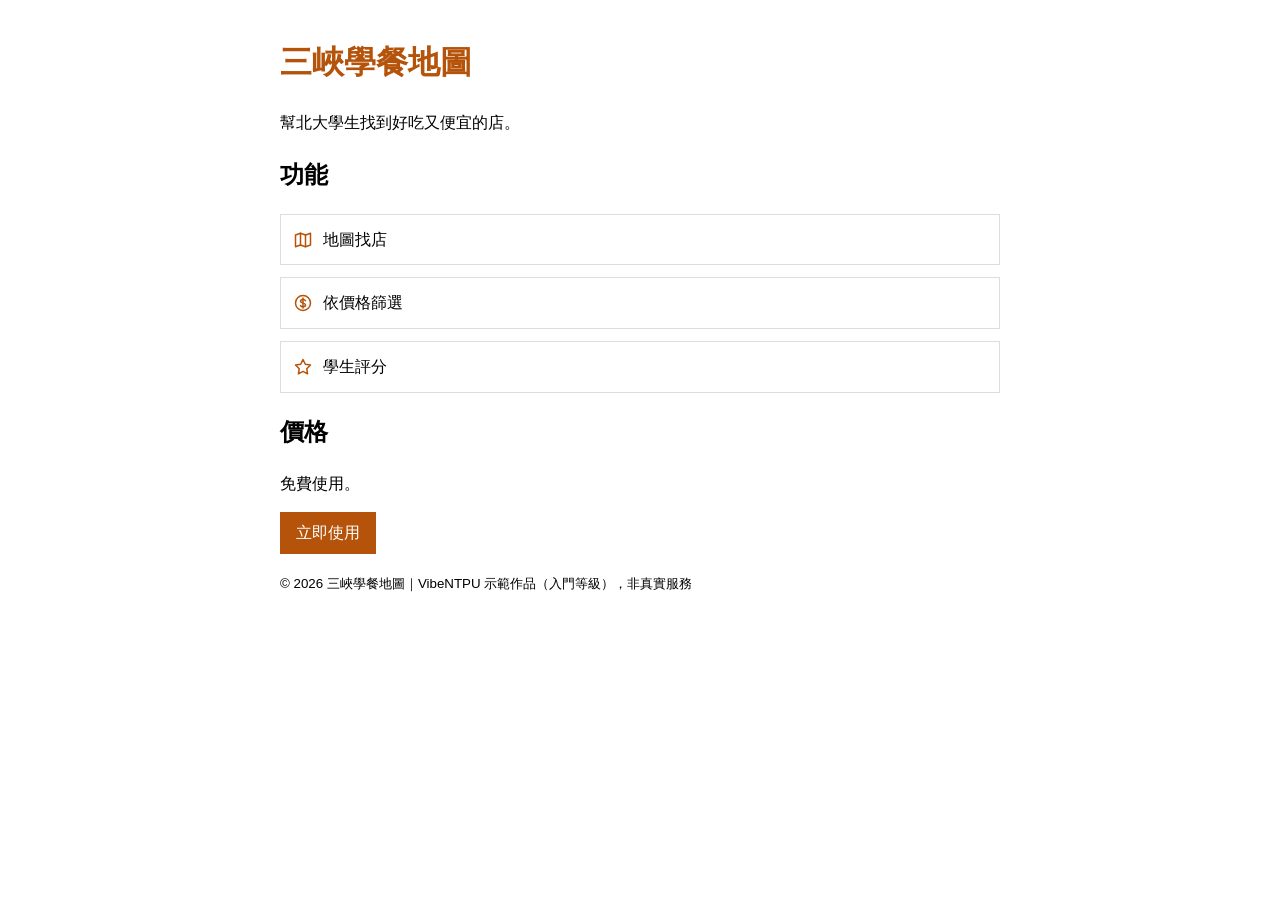
<file: samples/LOW/index.html>
<!DOCTYPE html>
<html lang="zh-Hant">
<head>
  <meta charset="UTF-8" />
  <meta name="viewport" content="width=device-width, initial-scale=1.0" />
  <title>三峽學餐地圖</title>
  <style>
    body { font-family: sans-serif; max-width: 720px; margin: 0 auto; padding: 16px; line-height: 1.6; }
    h1 { color: #b45309; }
    .card { border: 1px solid #ddd; padding: 12px; margin: 12px 0; display: flex; align-items: center; gap: 10px; }
    .ic { width: 20px; height: 20px; fill: none; stroke: #b45309; stroke-width: 1.8; stroke-linecap: round; stroke-linejoin: round; flex: none; }
    a.btn { display: inline-block; background: #b45309; color: #fff; padding: 8px 16px; text-decoration: none; }
  </style>
</head>
<body>
  <h1>三峽學餐地圖</h1>
  <p>幫北大學生找到好吃又便宜的店。</p>

  <h2>功能</h2>
  <div class="card"><svg class="ic" viewBox="0 0 24 24" aria-hidden="true"><path d="M9 4L3 6v14l6-2 6 2 6-2V4l-6 2z"/><path d="M9 4v14"/><path d="M15 6v14"/></svg>地圖找店</div>
  <div class="card"><svg class="ic" viewBox="0 0 24 24" aria-hidden="true"><circle cx="12" cy="12" r="9"/><path d="M15 9.2c-.5-.8-1.6-1.4-3-1.4-1.7 0-3 .8-3 2.1 0 3 6 1.5 6 4.5 0 1.3-1.3 2.1-3 2.1-1.4 0-2.5-.6-3-1.4"/><path d="M12 6v12"/></svg>依價格篩選</div>
  <div class="card"><svg class="ic" viewBox="0 0 24 24" aria-hidden="true"><path d="M12 3l2.8 5.7 6.2.9-4.5 4.4 1 6.2L12 17.3l-5.5 2.9 1-6.2L3 9.6l6.2-.9z"/></svg>學生評分</div>

  <h2>價格</h2>
  <p>免費使用。</p>

  <a class="btn" href="#">立即使用</a>

  <p><small>© 2026 三峽學餐地圖｜VibeNTPU 示範作品（入門等級），非真實服務</small></p>
</body>
</html>
</file>
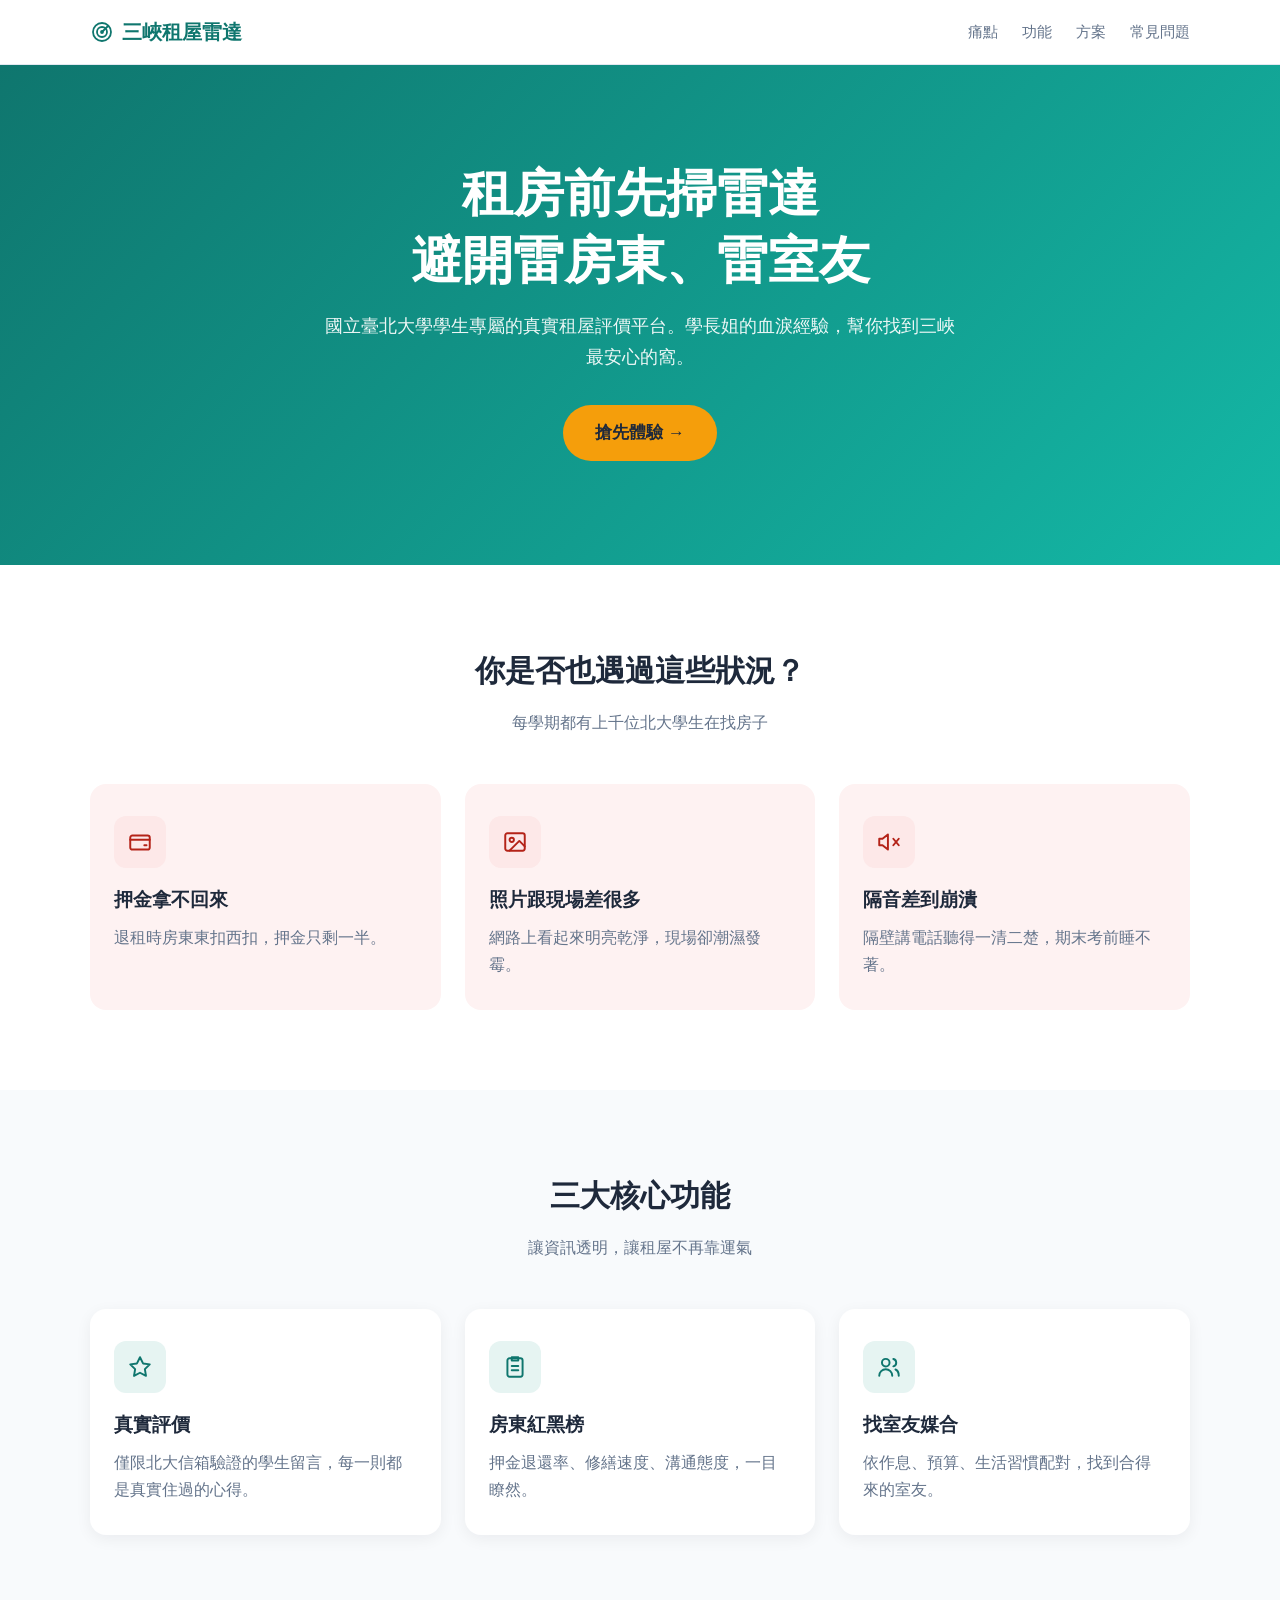
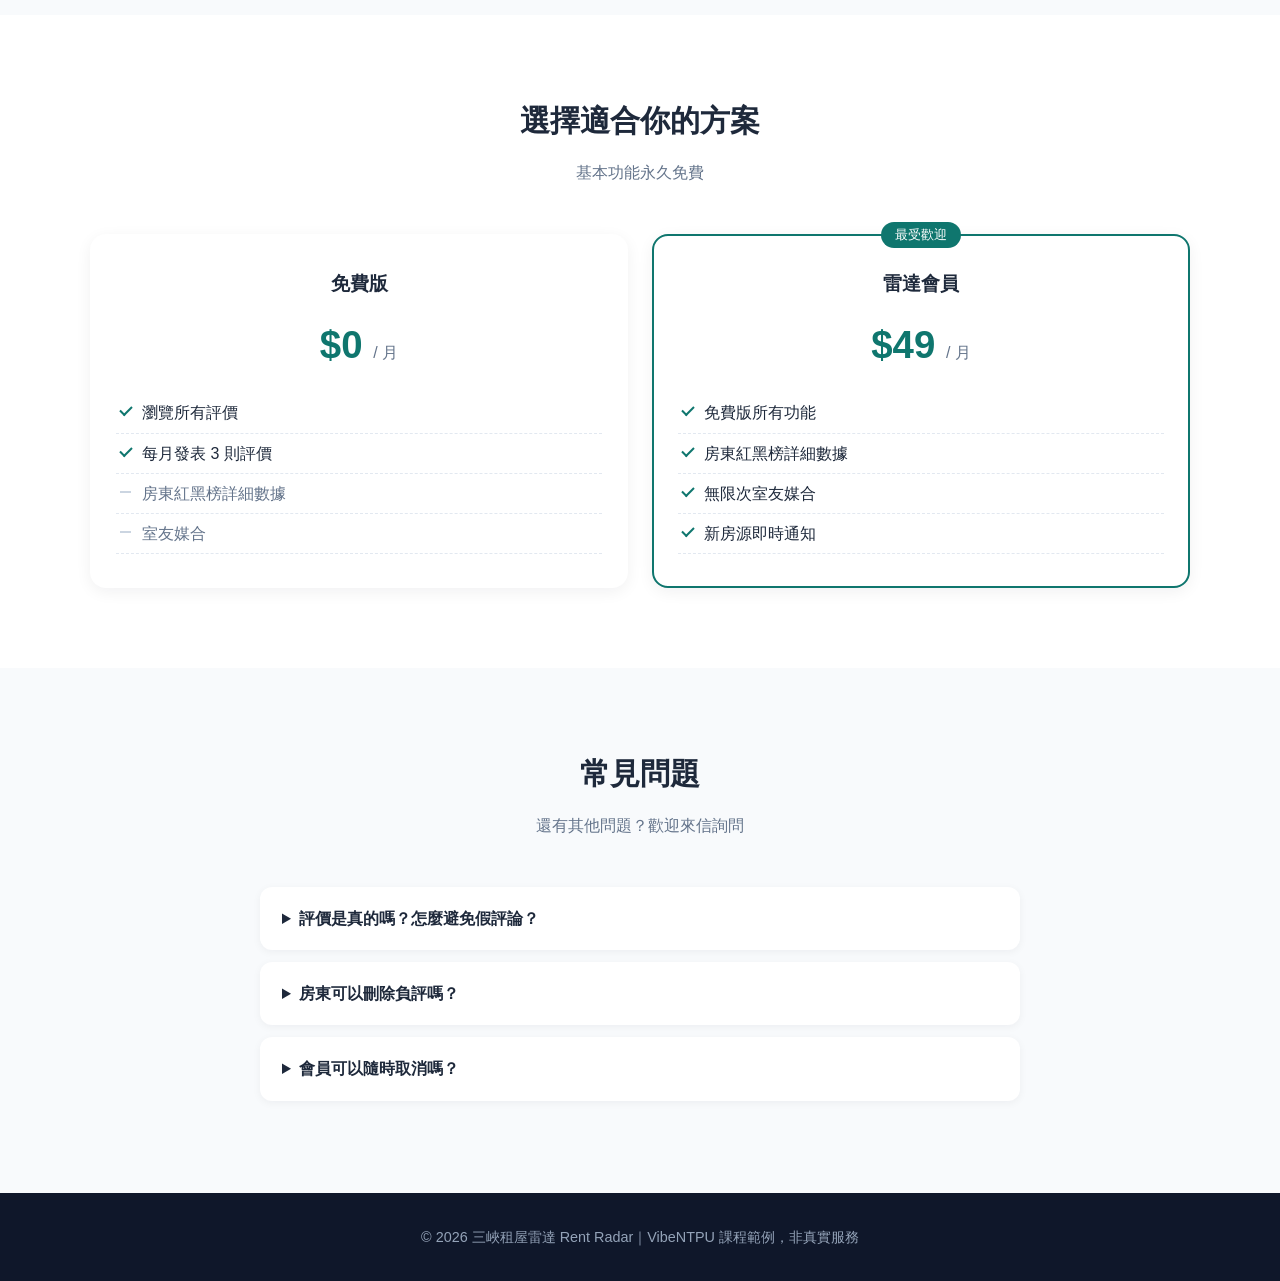
<file: samples/MEDIUM/index.html>
<!DOCTYPE html>
<html lang="zh-Hant">
<head>
  <meta charset="UTF-8" />
  <meta name="viewport" content="width=device-width, initial-scale=1.0" />
  <title>三峽租屋雷達｜北大學生專屬的真實租屋評價平台</title>
  <meta name="description" content="VibeNTPU 第一週範例：用 AI 產生的 SaaS 形象首頁（Landing Page）" />
  <style>
    :root {
      --primary: #0f766e;
      --primary-light: #14b8a6;
      --accent: #f59e0b;
      --bg: #f8fafc;
      --card: #ffffff;
      --text: #1e293b;
      --muted: #64748b;
      --radius: 16px;
    }
    * { box-sizing: border-box; margin: 0; padding: 0; }
    html { scroll-behavior: smooth; }
    body {
      font-family: -apple-system, BlinkMacSystemFont, "Segoe UI", "Noto Sans TC", "PingFang TC", "Microsoft JhengHei", sans-serif;
      background: var(--bg);
      color: var(--text);
      line-height: 1.7;
    }
    a { color: inherit; text-decoration: none; }
    .container { width: min(1100px, 100% - 32px); margin-inline: auto; }

    /* 導覽列 */
    nav {
      position: sticky; top: 0; z-index: 10;
      background: rgba(255, 255, 255, 0.9);
      backdrop-filter: blur(8px);
      border-bottom: 1px solid #e2e8f0;
    }
    nav .container { display: flex; align-items: center; justify-content: space-between; height: 64px; }
    .logo { font-weight: 800; font-size: 1.25rem; color: var(--primary); }
    .menu { display: flex; gap: 24px; font-size: 0.95rem; color: var(--muted); }
    .menu a:hover { color: var(--primary); }

    /* 主視覺 */
    .hero {
      background: linear-gradient(135deg, var(--primary), var(--primary-light));
      color: #fff; text-align: center; padding: 96px 0 104px;
    }
    .hero h1 { font-size: clamp(2rem, 5vw, 3.2rem); line-height: 1.3; margin-bottom: 16px; }
    .hero p { font-size: 1.15rem; opacity: 0.92; max-width: 640px; margin: 0 auto 32px; }
    .btn {
      display: inline-block; padding: 14px 32px; border-radius: 999px;
      font-weight: 700; font-size: 1.05rem; border: none; cursor: pointer;
      transition: transform 0.15s, box-shadow 0.15s;
    }
    .btn:hover { transform: translateY(-2px); box-shadow: 0 8px 20px rgba(0, 0, 0, 0.15); }
    .btn-accent { background: var(--accent); color: #1e293b; }

    /* 區塊通用 */
    section { padding: 80px 0; }
    .section-title { text-align: center; font-size: 1.9rem; margin-bottom: 12px; }
    .section-sub { text-align: center; color: var(--muted); margin-bottom: 48px; }
    .grid { display: grid; grid-template-columns: repeat(auto-fit, minmax(240px, 1fr)); gap: 24px; }
    .card {
      background: var(--card); border-radius: var(--radius); padding: 32px 24px;
      box-shadow: 0 4px 16px rgba(15, 23, 42, 0.06);
    }
    .card .icon {
      width: 52px; height: 52px; margin-bottom: 16px; border-radius: 12px;
      display: grid; place-items: center; background: #e6f4f2; color: var(--primary);
    }
    .pain .card .icon { background: #fde8e8; color: #b42318; }
    .ic { width: 26px; height: 26px; fill: none; stroke: currentColor; stroke-width: 1.8; stroke-linecap: round; stroke-linejoin: round; }
    .logo { display: inline-flex; align-items: center; gap: 8px; }
    .logo .ic { width: 24px; height: 24px; }
    .card h3 { margin-bottom: 8px; }
    .card p { color: var(--muted); }

    /* 痛點 */
    .pain { background: #fff; }
    .pain .card { background: #fef2f2; box-shadow: none; }

    /* 價格 */
    .price-card { text-align: center; border: 2px solid transparent; }
    .price-card.featured { border-color: var(--primary); position: relative; }
    .price-card.featured::before {
      content: "最受歡迎"; position: absolute; top: -14px; left: 50%; transform: translateX(-50%);
      background: var(--primary); color: #fff; font-size: 0.8rem; padding: 2px 14px; border-radius: 999px;
    }
    .price { font-size: 2.4rem; font-weight: 800; color: var(--primary); margin: 12px 0; }
    .price small { font-size: 1rem; color: var(--muted); font-weight: 400; }
    .price-card ul { list-style: none; text-align: left; margin-top: 16px; }
    .price-card li { padding: 6px 0 6px 26px; border-bottom: 1px dashed #e2e8f0; position: relative; }
    .price-card li::before { content: ""; position: absolute; left: 4px; }
    .price-card li.yes::before { top: 13px; width: 10px; height: 5px; border-left: 2px solid var(--primary); border-bottom: 2px solid var(--primary); transform: rotate(-45deg); }
    .price-card li.no { color: var(--muted); }
    .price-card li.no::before { top: 17px; width: 11px; border-top: 2px solid #cbd5e1; }

    /* FAQ */
    details {
      background: #fff; border-radius: 12px; padding: 18px 22px; margin-bottom: 12px;
      box-shadow: 0 2px 8px rgba(15, 23, 42, 0.05);
    }
    summary { font-weight: 700; cursor: pointer; }
    details p { margin-top: 10px; color: var(--muted); }

    .sr-only { position: absolute; width: 1px; height: 1px; overflow: hidden; clip: rect(0 0 0 0); white-space: nowrap; }
    footer { background: #0f172a; color: #94a3b8; text-align: center; padding: 32px 0; font-size: 0.9rem; }

    /* 手機版 */
    @media (max-width: 640px) {
      .menu { display: none; }
      .hero { padding: 72px 0 80px; }
      section { padding: 56px 0; }
    }
  </style>
</head>
<body>
  <!-- ① 導覽列 -->
  <nav>
    <div class="container">
      <a href="#" class="logo"><svg class="ic" viewBox="0 0 24 24" aria-hidden="true"><circle cx="12" cy="12" r="9"/><circle cx="12" cy="12" r="5"/><circle cx="12" cy="12" r="1"/><path d="M12 12l6-6"/></svg>三峽租屋雷達</a>
      <div class="menu">
        <a href="#pain">痛點</a>
        <a href="#features">功能</a>
        <a href="#pricing">方案</a>
        <a href="#faq">常見問題</a>
      </div>
    </div>
  </nav>

  <!-- ② 主視覺 -->
  <header class="hero">
    <div class="container">
      <h1>租房前先掃雷達<br />避開雷房東、雷室友</h1>
      <p>國立臺北大學學生專屬的真實租屋評價平台。學長姐的血淚經驗，幫你找到三峽最安心的窩。</p>
      <a href="#pricing" class="btn btn-accent">搶先體驗 →</a>
    </div>
  </header>

  <!-- ③ 痛點 -->
  <section id="pain" class="pain">
    <div class="container">
      <h2 class="section-title">你是否也遇過這些狀況？</h2>
      <p class="section-sub">每學期都有上千位北大學生在找房子</p>
      <div class="grid">
        <div class="card"><div class="icon"><svg class="ic" viewBox="0 0 24 24" aria-hidden="true"><rect x="3" y="6" width="18" height="13" rx="2"/><path d="M3 10h18"/><path d="M16 15h2"/></svg></div><h3>押金拿不回來</h3><p>退租時房東東扣西扣，押金只剩一半。</p></div>
        <div class="card"><div class="icon"><svg class="ic" viewBox="0 0 24 24" aria-hidden="true"><rect x="3" y="4" width="18" height="16" rx="2"/><circle cx="9" cy="10" r="2"/><path d="M21 16l-5-5-9 9"/></svg></div><h3>照片跟現場差很多</h3><p>網路上看起來明亮乾淨，現場卻潮濕發霉。</p></div>
        <div class="card"><div class="icon"><svg class="ic" viewBox="0 0 24 24" aria-hidden="true"><path d="M11 5L6 9H3v6h3l5 4z"/><path d="M16 9l5 6"/><path d="M21 9l-5 6"/></svg></div><h3>隔音差到崩潰</h3><p>隔壁講電話聽得一清二楚，期末考前睡不著。</p></div>
      </div>
    </div>
  </section>

  <!-- ④ 功能介紹 -->
  <section id="features">
    <div class="container">
      <h2 class="section-title">三大核心功能</h2>
      <p class="section-sub">讓資訊透明，讓租屋不再靠運氣</p>
      <div class="grid">
        <div class="card"><div class="icon"><svg class="ic" viewBox="0 0 24 24" aria-hidden="true"><path d="M12 3l2.8 5.7 6.2.9-4.5 4.4 1 6.2L12 17.3l-5.5 2.9 1-6.2L3 9.6l6.2-.9z"/></svg></div><h3>真實評價</h3><p>僅限北大信箱驗證的學生留言，每一則都是真實住過的心得。</p></div>
        <div class="card"><div class="icon"><svg class="ic" viewBox="0 0 24 24" aria-hidden="true"><rect x="5" y="4" width="14" height="17" rx="2"/><path d="M9 3h6v3H9z"/><path d="M9 11h6"/><path d="M9 15h6"/></svg></div><h3>房東紅黑榜</h3><p>押金退還率、修繕速度、溝通態度，一目瞭然。</p></div>
        <div class="card"><div class="icon"><svg class="ic" viewBox="0 0 24 24" aria-hidden="true"><circle cx="9" cy="8" r="3.5"/><path d="M3 20c0-3.3 2.7-6 6-6s6 2.7 6 6"/><path d="M16 4.6a3.5 3.5 0 0 1 0 6.8"/><path d="M18 14.3c1.8.8 3 2.9 3 5.7"/></svg></div><h3>找室友媒合</h3><p>依作息、預算、生活習慣配對，找到合得來的室友。</p></div>
      </div>
    </div>
  </section>

  <!-- ⑤ 價格方案 -->
  <section id="pricing" style="background:#fff">
    <div class="container">
      <h2 class="section-title">選擇適合你的方案</h2>
      <p class="section-sub">基本功能永久免費</p>
      <div class="grid">
        <div class="card price-card">
          <h3>免費版</h3>
          <div class="price">$0 <small>/ 月</small></div>
          <ul><li class="yes">瀏覽所有評價</li><li class="yes">每月發表 3 則評價</li><li class="no"><span class="sr-only">不含：</span>房東紅黑榜詳細數據</li><li class="no"><span class="sr-only">不含：</span>室友媒合</li></ul>
        </div>
        <div class="card price-card featured">
          <h3>雷達會員</h3>
          <div class="price">$49 <small>/ 月</small></div>
          <ul><li class="yes">免費版所有功能</li><li class="yes">房東紅黑榜詳細數據</li><li class="yes">無限次室友媒合</li><li class="yes">新房源即時通知</li></ul>
        </div>
      </div>
    </div>
  </section>

  <!-- ⑥ FAQ -->
  <section id="faq">
    <div class="container" style="max-width:760px">
      <h2 class="section-title">常見問題</h2>
      <p class="section-sub">還有其他問題？歡迎來信詢問</p>
      <details><summary>評價是真的嗎？怎麼避免假評論？</summary><p>所有評價者都需要通過北大學校信箱驗證，並上傳租約照片（會遮蔽個資）作為住過的證明。</p></details>
      <details><summary>房東可以刪除負評嗎？</summary><p>不行。房東可以公開回覆評價，但無法刪除，確保資訊透明。</p></details>
      <details><summary>會員可以隨時取消嗎？</summary><p>可以，隨時取消，不綁約。</p></details>
    </div>
  </section>

  <!-- ⑦ 頁尾 -->
  <footer>
    <p>© 2026 三峽租屋雷達 Rent Radar｜VibeNTPU 課程範例，非真實服務</p>
  </footer>
</body>
</html>
</file>
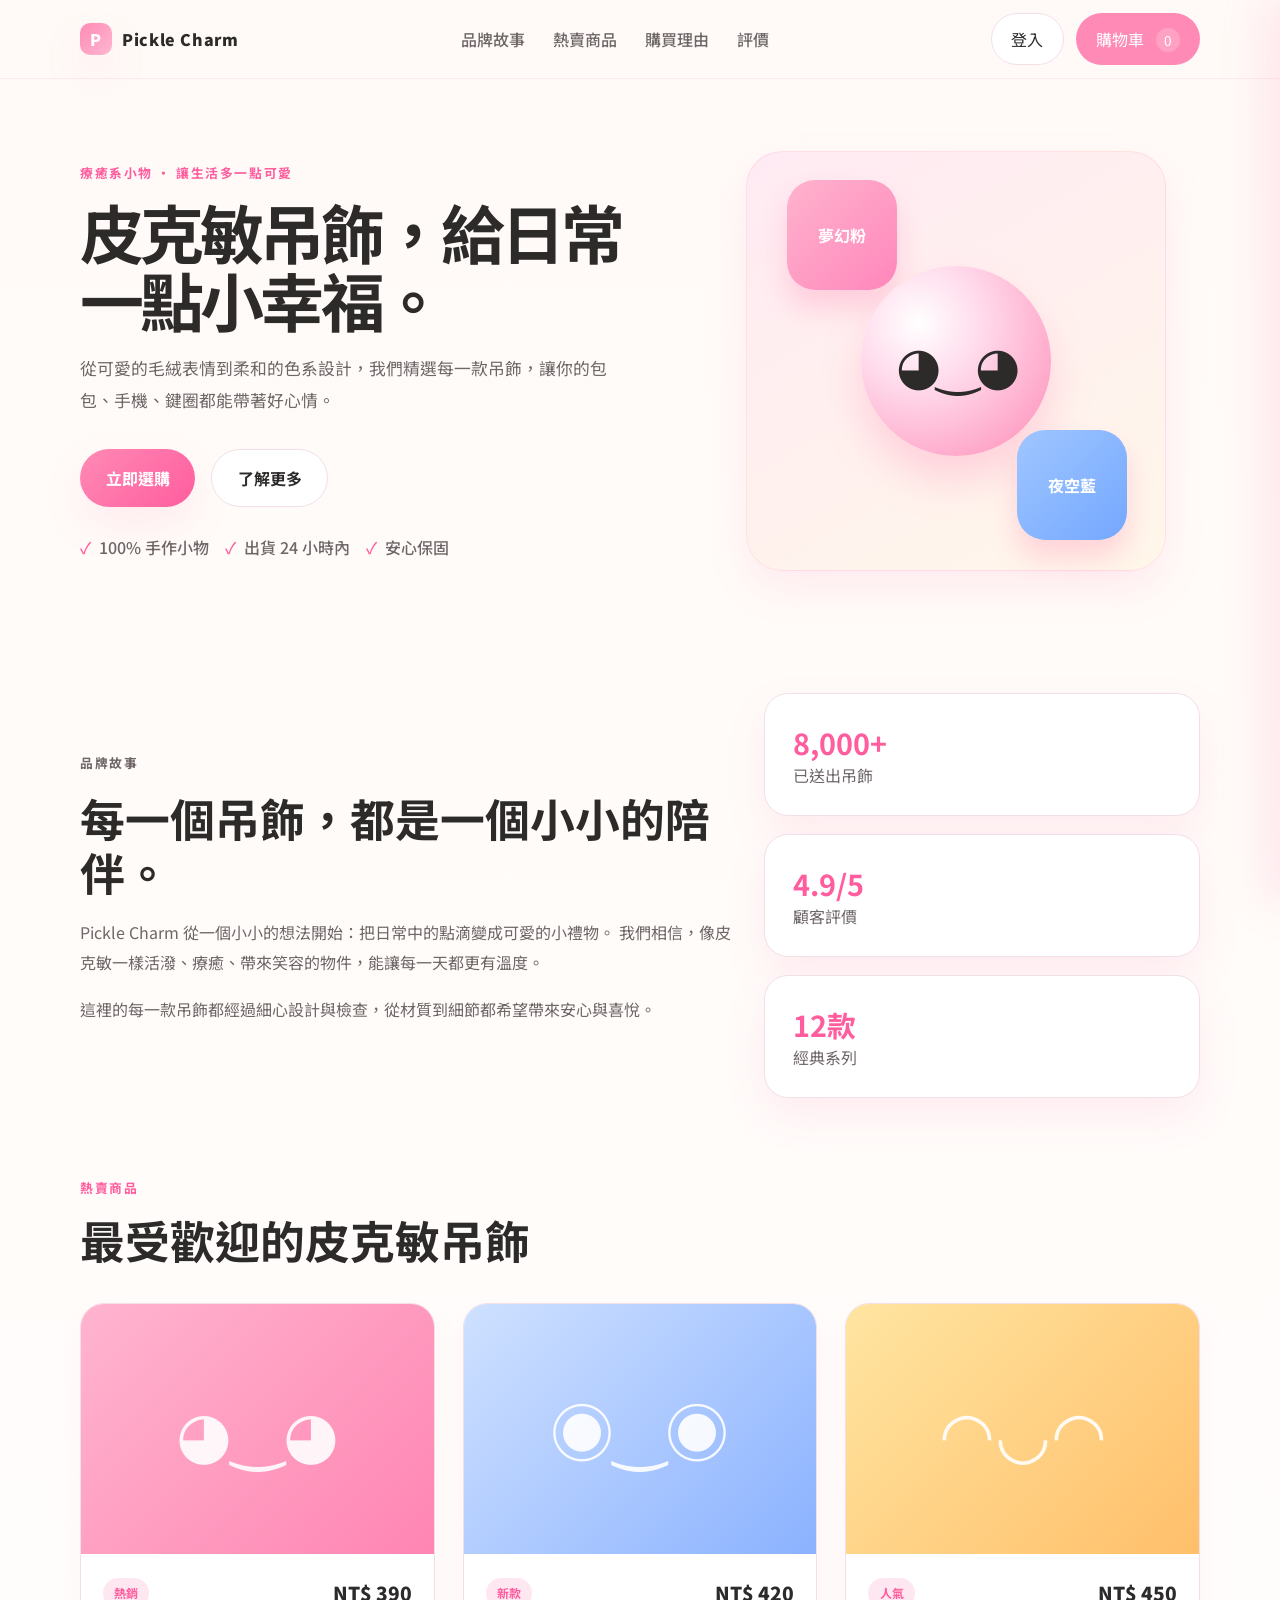
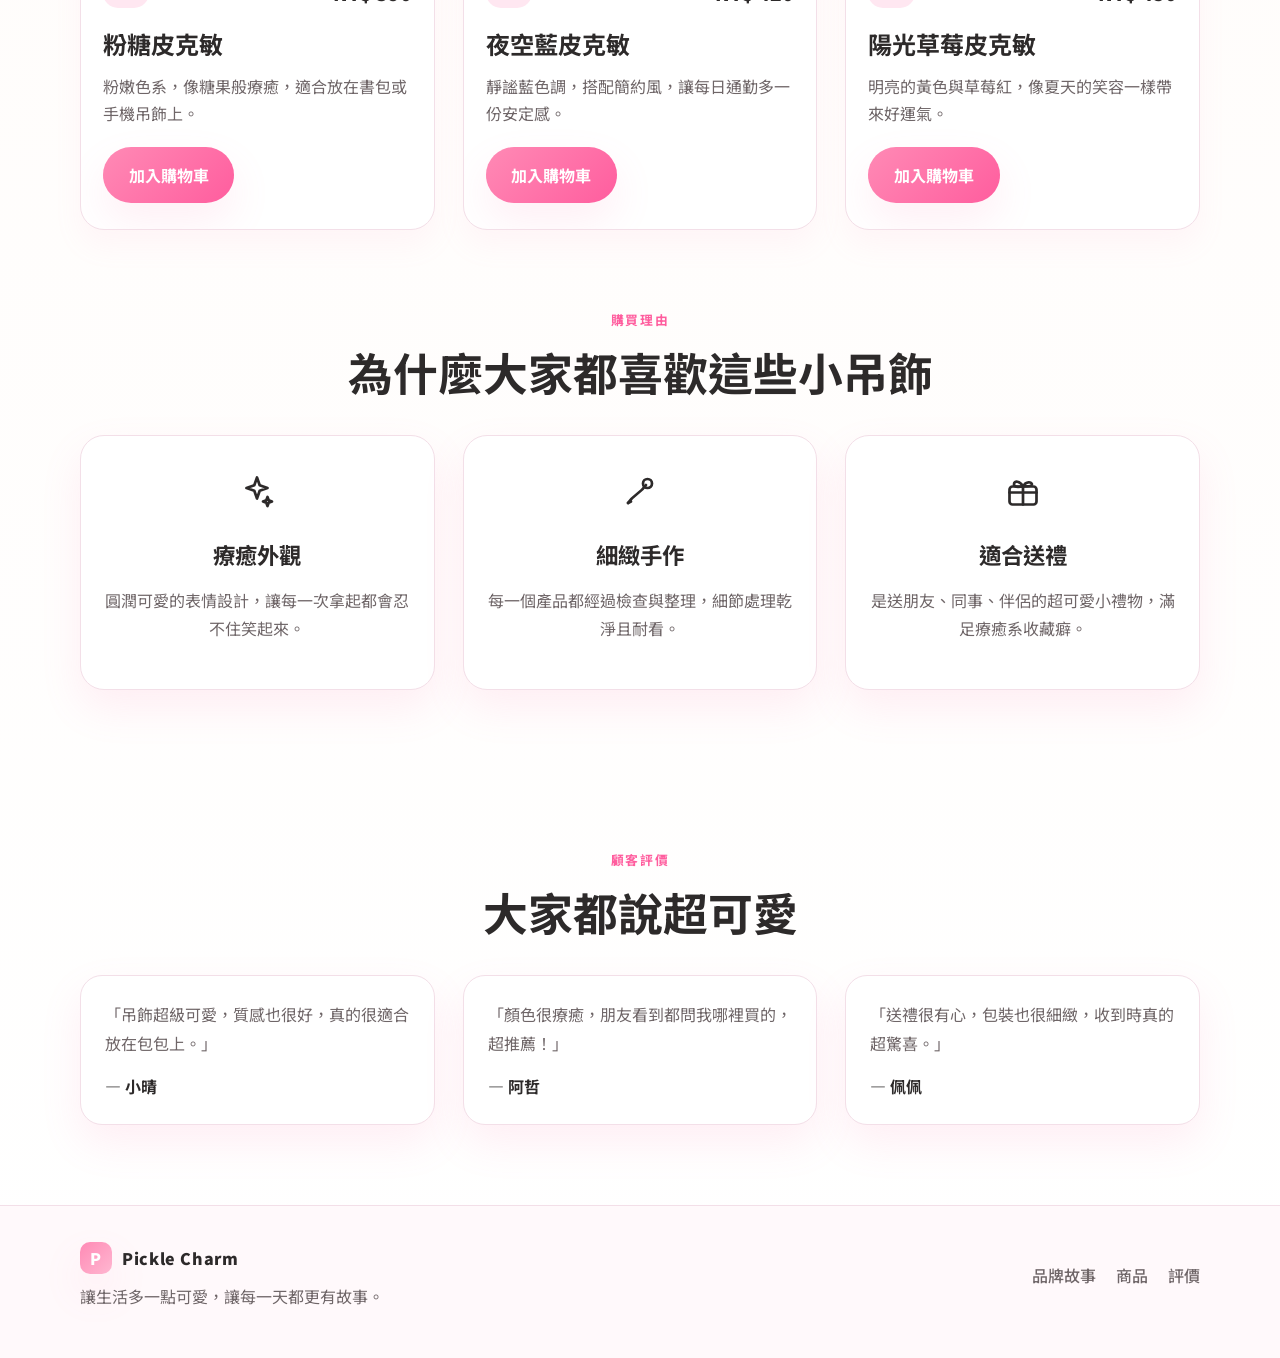
<file: samples/pickle-charm-shop/index.html>
<!DOCTYPE html>
<html lang="zh-Hant">
  <head>
    <meta charset="UTF-8" />
    <meta name="viewport" content="width=device-width, initial-scale=1.0" />
    <title>Pickle Charm Shop｜皮克敏吊飾</title>
    <meta
      name="description"
      content="皮克敏吊飾專賣網站，販售可愛療癒的吊飾與收藏品。"
    />
    <link rel="preconnect" href="https://fonts.googleapis.com" />
    <link rel="preconnect" href="https://fonts.gstatic.com" crossorigin />
    <link
      href="https://fonts.googleapis.com/css2?family=Noto+Sans+TC:wght@400;500;700;900&display=swap"
      rel="stylesheet"
    />
    <link rel="stylesheet" href="styles.css" />
  </head>
  <body>
    <header class="topbar">
      <div class="container nav">
        <div class="brand">
          <span class="brand-mark">P</span>
          <span>Pickle Charm</span>
        </div>

        <nav class="main-nav" aria-label="主選單">
          <a href="#about">品牌故事</a>
          <a href="#products">熱賣商品</a>
          <a href="#features">購買理由</a>
          <a href="#reviews">評價</a>
        </nav>

        <div class="nav-actions">
          <span class="welcome-text" id="welcome-text" hidden></span>
          <button class="ghost-btn" id="login-btn" type="button">登入</button>
          <button class="ghost-btn" id="logout-btn" type="button" hidden>登出</button>
          <button class="cart-btn" id="cart-btn" type="button" aria-label="購物車" aria-controls="cart-panel" aria-expanded="false">
            購物車 <span class="cart-count" id="cart-count">0</span>
          </button>
        </div>
      </div>
    </header>

    <main>
      <section class="hero">
        <div class="container hero-inner">
          <div class="hero-copy">
            <p class="eyebrow">療癒系小物 · 讓生活多一點可愛</p>
            <h1>皮克敏吊飾，給日常一點小幸福。</h1>
            <p class="subtitle">
              從可愛的毛絨表情到柔和的色系設計，我們精選每一款吊飾，讓你的包包、手機、鍵圈都能帶著好心情。
            </p>
            <div class="hero-actions">
              <a href="#products" class="primary-btn">立即選購</a>
              <a href="#about" class="secondary-btn">了解更多</a>
            </div>
            <ul class="trust-list">
              <li>100% 手作小物</li>
              <li>出貨 24 小時內</li>
              <li>安心保固</li>
            </ul>
          </div>

          <div class="hero-visual" aria-label="產品展示">
            <div class="product-showcase">
              <div class="float-card card-top">
                <span>夢幻粉</span>
              </div>
              <div class="main-badge">
                <div class="badge-face">◕‿◕</div>
              </div>
              <div class="float-card card-bottom">
                <span>夜空藍</span>
              </div>
            </div>
          </div>
        </div>
      </section>

      <section id="about" class="story">
        <div class="container story-grid">
          <div class="story-copy">
            <p class="section-tag">品牌故事</p>
            <h2>每一個吊飾，都是一個小小的陪伴。</h2>
            <p>
              Pickle Charm 從一個小小的想法開始：把日常中的點滴變成可愛的小禮物。
              我們相信，像皮克敏一樣活潑、療癒、帶來笑容的物件，能讓每一天都更有溫度。
            </p>
            <p>
              這裡的每一款吊飾都經過細心設計與檢查，從材質到細節都希望帶來安心與喜悅。
            </p>
          </div>

          <div class="story-stats">
            <div class="stat-item">
              <strong>8,000+</strong>
              <span>已送出吊飾</span>
            </div>
            <div class="stat-item">
              <strong>4.9/5</strong>
              <span>顧客評價</span>
            </div>
            <div class="stat-item">
              <strong>12款</strong>
              <span>經典系列</span>
            </div>
          </div>
        </div>
      </section>

      <section id="products" class="products">
        <div class="container">
          <div class="section-head">
            <p class="section-tag">熱賣商品</p>
            <h2>最受歡迎的皮克敏吊飾</h2>
          </div>

          <div class="product-grid">
            <article class="product-card">
              <div class="product-image image-pink">
                <span>◕‿◕</span>
              </div>
              <div class="product-body">
                <div class="product-meta">
                  <span class="tag">熱銷</span>
                  <span class="price">NT$ 390</span>
                </div>
                <h3>粉糖皮克敏</h3>
                <p>粉嫩色系，像糖果般療癒，適合放在書包或手機吊飾上。</p>
                <button class="buy-btn" type="button" data-name="粉糖皮克敏" data-price="390">加入購物車</button>
              </div>
            </article>

            <article class="product-card">
              <div class="product-image image-blue">
                <span>◉‿◉</span>
              </div>
              <div class="product-body">
                <div class="product-meta">
                  <span class="tag">新款</span>
                  <span class="price">NT$ 420</span>
                </div>
                <h3>夜空藍皮克敏</h3>
                <p>靜謐藍色調，搭配簡約風，讓每日通勤多一份安定感。</p>
                <button class="buy-btn" type="button" data-name="夜空藍皮克敏" data-price="420">加入購物車</button>
              </div>
            </article>

            <article class="product-card">
              <div class="product-image image-yellow">
                <span>◠◡◠</span>
              </div>
              <div class="product-body">
                <div class="product-meta">
                  <span class="tag">人氣</span>
                  <span class="price">NT$ 450</span>
                </div>
                <h3>陽光草莓皮克敏</h3>
                <p>明亮的黃色與草莓紅，像夏天的笑容一樣帶來好運氣。</p>
                <button class="buy-btn" type="button" data-name="陽光草莓皮克敏" data-price="450">加入購物車</button>
              </div>
            </article>
          </div>
        </div>
      </section>

      <section id="features" class="features">
        <div class="container">
          <div class="section-head center">
            <p class="section-tag">購買理由</p>
            <h2>為什麼大家都喜歡這些小吊飾</h2>
          </div>

          <div class="feature-grid">
            <div class="feature-box">
              <div class="feature-icon"><svg class="icon" viewBox="0 0 24 24" width="36" height="36" fill="none" stroke="currentColor" stroke-width="1.8" stroke-linecap="round" stroke-linejoin="round" aria-hidden="true"><path d="M12 3l1.8 5.2L19 10l-5.2 1.8L12 17l-1.8-5.2L5 10l5.2-1.8z"/><path d="M19 16l.8 2.2L22 19l-2.2.8L19 22l-.8-2.2L16 19l2.2-.8z"/></svg></div>
              <h3>療癒外觀</h3>
              <p>圓潤可愛的表情設計，讓每一次拿起都會忍不住笑起來。</p>
            </div>
            <div class="feature-box">
              <div class="feature-icon"><svg class="icon" viewBox="0 0 24 24" width="36" height="36" fill="none" stroke="currentColor" stroke-width="1.8" stroke-linecap="round" stroke-linejoin="round" aria-hidden="true"><path d="M4 20c4-6 8-6 12-12"/><circle cx="17" cy="7" r="3"/><path d="M4 20l2-1"/></svg></div>
              <h3>細緻手作</h3>
              <p>每一個產品都經過檢查與整理，細節處理乾淨且耐看。</p>
            </div>
            <div class="feature-box">
              <div class="feature-icon"><svg class="icon" viewBox="0 0 24 24" width="36" height="36" fill="none" stroke="currentColor" stroke-width="1.8" stroke-linecap="round" stroke-linejoin="round" aria-hidden="true"><rect x="3" y="9" width="18" height="12" rx="2"/><path d="M3 13h18M12 9v12"/><path d="M12 9c-2-4-6-4-6-1.5S10 9 12 9c2 0 6 0 6-1.5S14 5 12 9z"/></svg></div>
              <h3>適合送禮</h3>
              <p>是送朋友、同事、伴侶的超可愛小禮物，滿足療癒系收藏癖。</p>
            </div>
          </div>
        </div>
      </section>

      <section id="reviews" class="reviews">
        <div class="container">
          <div class="section-head center">
            <p class="section-tag">顧客評價</p>
            <h2>大家都說超可愛</h2>
          </div>

          <div class="review-grid">
            <blockquote>
              「吊飾超級可愛，質感也很好，真的很適合放在包包上。」
              <span>— 小晴</span>
            </blockquote>
            <blockquote>
              「顏色很療癒，朋友看到都問我哪裡買的，超推薦！」
              <span>— 阿哲</span>
            </blockquote>
            <blockquote>
              「送禮很有心，包裝也很細緻，收到時真的超驚喜。」
              <span>— 佩佩</span>
            </blockquote>
          </div>
        </div>
      </section>
    </main>

    <footer class="site-footer">
      <div class="container footer-inner">
        <div>
          <div class="brand footer-brand">
            <span class="brand-mark">P</span>
            <span>Pickle Charm</span>
          </div>
          <p>讓生活多一點可愛，讓每一天都更有故事。</p>
        </div>

        <div class="footer-links">
          <a href="#about">品牌故事</a>
          <a href="#products">商品</a>
          <a href="#reviews">評價</a>
        </div>
      </div>
    </footer>

    <div class="modal" id="signup-modal" hidden>
      <div class="modal-backdrop" data-close-modal></div>
      <div class="modal-card" role="dialog" aria-modal="true" aria-labelledby="signup-title">
        <button class="icon-btn modal-close" type="button" data-close-modal aria-label="關閉">
          <svg viewBox="0 0 24 24" width="20" height="20" fill="none" stroke="currentColor" stroke-width="2" stroke-linecap="round" aria-hidden="true"><path d="M6 6l12 12M18 6L6 18"/></svg>
        </button>
        <h2 id="signup-title">加入會員</h2>
        <p class="form-note">我們只會用這些資料通知你新品與訂單狀態。</p>
        <form name="signup" method="POST" data-netlify="true" netlify-honeypot="bot-field" id="signup-form" class="stack-form">
          <input type="hidden" name="form-name" value="signup" />
          <p hidden><input name="bot-field" /></p>
          <label>
            姓名
            <input type="text" name="name" required autocomplete="name" />
          </label>
          <label>
            Email
            <input type="email" name="email" required autocomplete="email" />
          </label>
          <button class="primary-btn" type="submit">送出</button>
          <p class="form-error" id="signup-error" role="alert" hidden></p>
        </form>
      </div>
    </div>

    <div class="cart-overlay" id="cart-overlay" hidden></div>
    <aside class="cart-panel" id="cart-panel" aria-label="購物車" aria-hidden="true">
      <div class="cart-head">
        <h2>購物車</h2>
        <button class="icon-btn" type="button" id="cart-close" aria-label="關閉購物車">
          <svg viewBox="0 0 24 24" width="20" height="20" fill="none" stroke="currentColor" stroke-width="2" stroke-linecap="round" aria-hidden="true"><path d="M6 6l12 12M18 6L6 18"/></svg>
        </button>
      </div>
      <div class="cart-body" id="cart-body">
        <ul class="cart-items" id="cart-items"></ul>
        <p class="cart-empty" id="cart-empty">購物車是空的</p>
        <div class="cart-total">
          <span>總金額</span>
          <strong>NT$ <span id="cart-total">0</span></strong>
        </div>

        <form name="order" method="POST" data-netlify="true" netlify-honeypot="bot-field" id="order-form" class="stack-form">
          <input type="hidden" name="form-name" value="order" />
          <p hidden><input name="bot-field" /></p>
          <input type="hidden" name="items" id="order-items" />
          <input type="hidden" name="total" id="order-total" />
          <input type="hidden" name="email" id="order-email" />
          <h3>結帳資料</h3>
          <label>
            收件人姓名
            <input type="text" name="name" id="order-name" required autocomplete="name" />
          </label>
          <label>
            電話
            <input type="tel" name="phone" required autocomplete="tel" />
          </label>
          <label>
            地址
            <input type="text" name="address" required autocomplete="street-address" />
          </label>
          <label>
            備註（選填）
            <textarea name="note" rows="2"></textarea>
          </label>
          <button class="primary-btn" type="submit" id="order-submit">送出訂單</button>
          <p class="form-error" id="order-error" role="alert" hidden></p>
        </form>
      </div>
      <div class="cart-success" id="cart-success" hidden>
        <h3>訂單已送出</h3>
        <p>感謝你的訂購，以下是訂單摘要：</p>
        <ul id="success-items"></ul>
        <p class="cart-success-total">總金額 NT$ <strong id="success-total">0</strong></p>
        <button class="secondary-btn" type="button" id="success-close">繼續逛逛</button>
      </div>
    </aside>

    <script src="script.js"></script>
  </body>
</html>
</file>
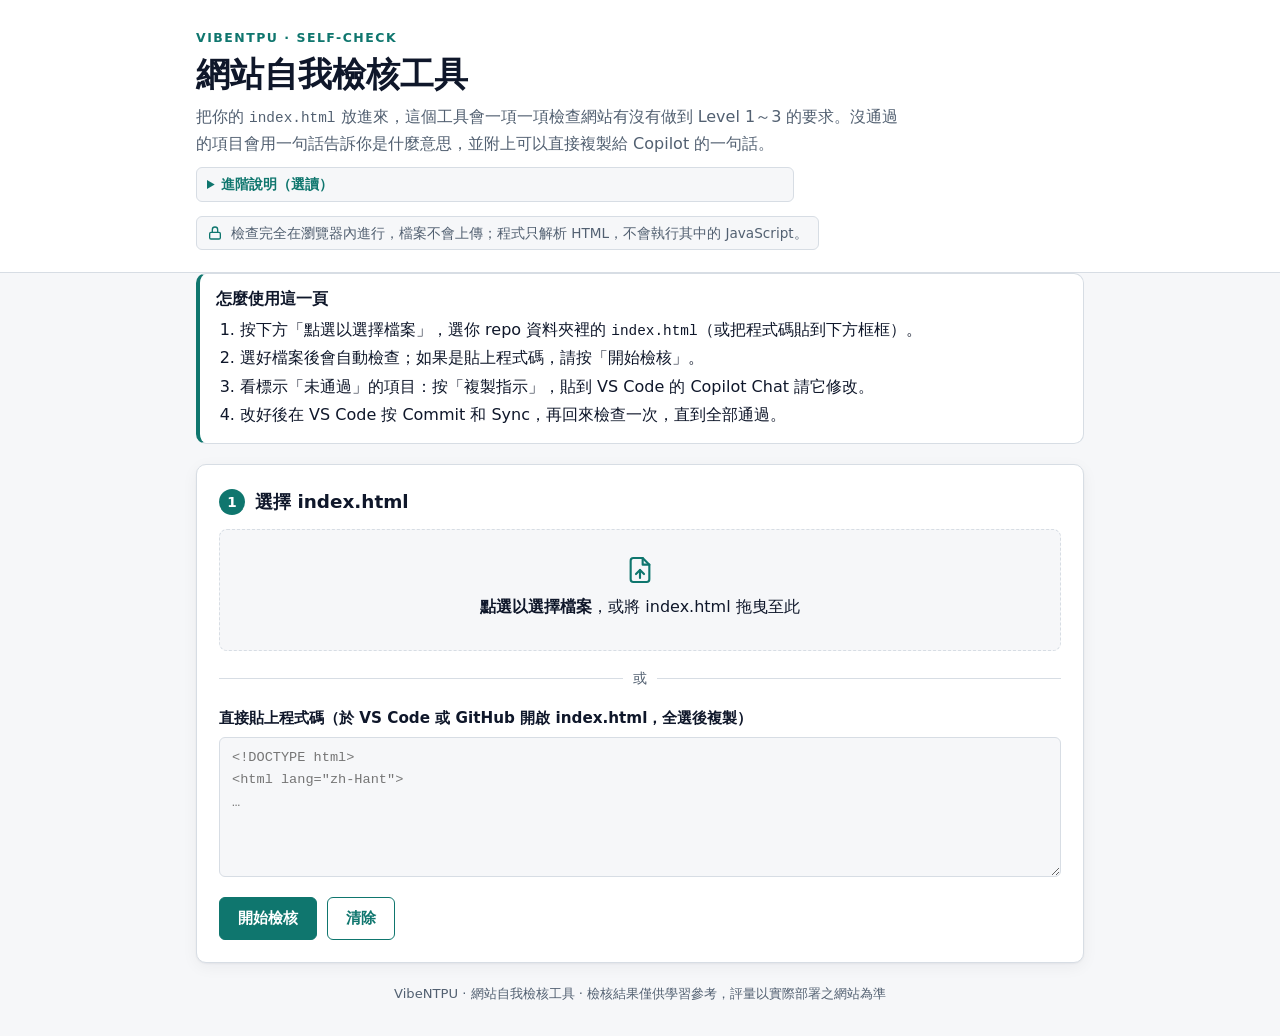
<file: tools/vibe_check.html>
<!DOCTYPE html>
<html lang="zh-Hant">
<head>
<meta charset="UTF-8">
<meta name="viewport" content="width=device-width, initial-scale=1.0">
<title>網站自我檢核工具</title>
<meta name="description" content="VibeNTPU 網站自我檢核工具：在瀏覽器中靜態檢查 index.html 是否符合 Level 1 至 Level 3 的技術要求，並可產生完課證明。">
<style>
:root{
  --accent:#0f766e;--accent-2:#115e59;--accent-soft:#e6f4f2;
  --bg:#f6f7f9;--card:#ffffff;--text:#0f172a;--muted:#526071;--line:#d7dde4;--line-2:#e7ebef;
  --ok:#166534;--ok-soft:#e7f5ec;--ok-line:#b7dfc4;
  --fail:#b42318;--fail-soft:#fdecea;--fail-line:#f4c1bb;
  --warn:#92400e;--warn-soft:#fdf3e1;--warn-line:#f0d49c;
  --bonus:#3730a3;--bonus-soft:#eef0fd;--bonus-line:#c9cdf5;
  --shadow:0 1px 2px rgba(15,23,42,.05),0 4px 16px rgba(15,23,42,.05);--radius:10px;
}
@media (prefers-color-scheme:dark){
  :root{
    --accent:#5eead4;--accent-2:#2dd4bf;--accent-soft:#0f2a28;
    --bg:#0d1117;--card:#151b23;--text:#e6edf3;--muted:#9aa7b4;--line:#2c3540;--line-2:#222a33;
    --ok:#6ee7a0;--ok-soft:#10261a;--ok-line:#1f4d33;
    --fail:#fda4a0;--fail-soft:#2d1414;--fail-line:#5c2521;
    --warn:#fcd34d;--warn-soft:#2b2110;--warn-line:#5a4417;
    --bonus:#b4b9fb;--bonus-soft:#1b1d38;--bonus-line:#363a75;
    --shadow:0 1px 2px rgba(0,0,0,.3);
  }
}
*{box-sizing:border-box}
html{-webkit-text-size-adjust:100%}
body{margin:0;background:var(--bg);color:var(--text);font:16px/1.65 system-ui,-apple-system,"Segoe UI","PingFang TC","Noto Sans TC","Microsoft JhengHei",sans-serif;overflow-x:hidden}
code{font-family:ui-monospace,SFMono-Regular,Consolas,monospace;font-size:.9em}
.wrap{max-width:920px;margin:0 auto;padding:0 16px}
header.top{background:var(--card);border-bottom:1px solid var(--line);padding:28px 0 22px}
.eyebrow{font-size:.78rem;font-weight:700;letter-spacing:.12em;color:var(--accent);text-transform:uppercase}
.top h1{margin:4px 0 0;font-size:clamp(1.6rem,4.6vw,2.1rem);line-height:1.3}
.top p{margin:.5rem 0 0;color:var(--muted);max-width:44em}
.privacy{display:inline-flex;align-items:center;gap:8px;margin-top:14px;border:1px solid var(--line);border-radius:6px;padding:5px 10px;font-size:.85rem;color:var(--muted);background:var(--bg)}
.privacy svg{flex:none;color:var(--accent)}
main{padding:24px 0 48px}
.card{background:var(--card);border:1px solid var(--line);border-radius:var(--radius);box-shadow:var(--shadow);padding:22px;margin-bottom:20px}
h2{font-size:1.15rem;margin:0 0 12px;display:flex;align-items:center;gap:10px}
h2 .no{display:inline-grid;place-items:center;width:26px;height:26px;border-radius:50%;background:var(--accent);color:var(--card);font-size:.85rem;flex:none}
.muted{color:var(--muted)}
.drop{display:block;border:1.5px dashed var(--line);border-radius:8px;padding:24px 16px;text-align:center;cursor:pointer;transition:background .2s,border-color .2s;background:var(--bg)}
.drop:hover,.drop.over{border-color:var(--accent);background:var(--accent-soft)}
.drop:focus-within{outline:3px solid var(--accent);outline-offset:3px}
.drop svg{display:block;margin:0 auto 8px;color:var(--accent)}
.drop input{position:absolute;width:1px;height:1px;opacity:0;overflow:hidden}
.or{display:flex;align-items:center;gap:10px;margin:16px 0;color:var(--muted);font-size:.85rem}
.or::before,.or::after{content:"";flex:1;border-top:1px solid var(--line)}
label.lbl{display:block;font-weight:600;margin-bottom:6px;font-size:.95rem}
textarea,input[type=text],input[type=url]{width:100%;font:inherit;color:var(--text);background:var(--bg);border:1px solid var(--line);border-radius:6px;padding:9px 12px}
textarea{min-height:140px;font-family:ui-monospace,Consolas,monospace;font-size:.85rem;resize:vertical}
textarea:focus,input:focus,button:focus-visible,a:focus-visible{outline:3px solid color-mix(in srgb,var(--accent) 55%,transparent);outline-offset:2px}
.row{display:flex;flex-wrap:wrap;gap:10px;margin-top:12px;align-items:center}
.btn{font:inherit;font-weight:600;font-size:.95rem;border:1px solid var(--accent);border-radius:6px;padding:8px 18px;cursor:pointer;background:var(--accent);color:#fff}
@media (prefers-color-scheme:dark){.btn{color:#04201d}}
.btn:hover{background:var(--accent-2);border-color:var(--accent-2)}
.btn.alt{background:transparent;color:var(--accent)}
.btn.alt:hover{background:var(--accent-soft)}
.btn.sm{padding:3px 10px;font-size:.8rem}
.fname{display:block;font-size:.85rem;color:var(--muted);word-break:break-all;margin-top:6px}
/* 摘要 */
.sum{display:flex;justify-content:space-between;align-items:flex-end;gap:12px;flex-wrap:wrap}
.sum .big{font-size:1.05rem;font-weight:700}
.sum .big b{font-size:1.5rem;color:var(--accent);font-variant-numeric:tabular-nums}
.bar{height:8px;background:var(--line-2);border-radius:4px;overflow:hidden;margin-top:10px}
.bar>span{display:block;height:100%;width:0;background:var(--accent);transition:width .6s ease}
.overview{display:grid;grid-template-columns:repeat(3,1fr);gap:12px;margin-top:18px}
.lv-card{border:1px solid var(--line);border-radius:8px;padding:12px 14px;background:var(--bg)}
.lv-card .k{font-size:.72rem;font-weight:700;letter-spacing:.1em;color:var(--muted)}
.lv-card b{display:block;margin:2px 0 6px}
.lv-card.done{border-color:var(--ok-line);background:var(--ok-soft)}
/* 狀態標記 */
.st{display:inline-block;min-width:4.2em;text-align:center;font-size:.75rem;font-weight:700;line-height:1.5;border-radius:4px;padding:2px 8px;border:1px solid;white-space:nowrap}
.st.pass{color:var(--ok);background:var(--ok-soft);border-color:var(--ok-line)}
.st.fail{color:var(--fail);background:var(--fail-soft);border-color:var(--fail-line)}
.st.warn{color:var(--warn);background:var(--warn-soft);border-color:var(--warn-line)}
.st.bonus{color:var(--bonus);background:var(--bonus-soft);border-color:var(--bonus-line)}
.st.todo{color:var(--muted);background:var(--card);border-color:var(--line)}
.lvl{margin-top:24px}
.lvl h3{margin:0;font-size:1rem;display:flex;gap:10px;align-items:center;flex-wrap:wrap}
.lvl .desc{margin:2px 0 10px;font-size:.88rem}
ul.checks{list-style:none;margin:0;padding:0;border:1px solid var(--line);border-radius:8px;overflow:hidden}
.ck{display:flex;gap:12px;padding:10px 14px;border-top:1px solid var(--line-2);background:var(--card)}
.ck:first-child{border-top:0}
.ck.fail{box-shadow:inset 3px 0 0 var(--fail)}
.ck.warn{box-shadow:inset 3px 0 0 var(--warn)}
.ck.bonus{box-shadow:inset 3px 0 0 var(--bonus)}
.ck .m{flex:none;padding-top:1px}
.ck .body{min-width:0;flex:1}
.ck .t{font-weight:600;font-size:.95rem}
.ck .kind{font-size:.72rem;font-weight:600;color:var(--muted);margin-left:6px}
.ck .id{font-family:ui-monospace,Consolas,monospace;font-size:.72rem;color:var(--muted);margin-left:6px}
.ck .hint{margin:4px 0 0;font-size:.88rem;color:var(--muted);overflow-wrap:anywhere}
.ck .ask{margin:8px 0 0;padding:8px 10px;border-left:3px solid var(--accent);background:var(--accent-soft);border-radius:0 6px 6px 0;font-size:.88rem;overflow-wrap:anywhere}
.ck .ask .lab{display:block;font-size:.72rem;font-weight:700;letter-spacing:.06em;color:var(--accent);margin-bottom:2px}
.ck .plain{margin:4px 0 0;font-size:.92rem}
.ck .plain b{color:var(--text)}
details.more{margin-top:8px;border:1px solid var(--line);border-radius:6px;padding:5px 10px;background:var(--bg);font-size:.85rem}
details.more summary{cursor:pointer;font-weight:600;color:var(--accent)}
details.more p{margin:.3em 0 0;color:var(--muted);overflow-wrap:anywhere}
.howto{background:var(--card);border:1px solid var(--line);border-left:4px solid var(--accent);border-radius:var(--radius);padding:12px 16px;margin-bottom:20px}
.howto h2{font-size:1rem;margin:0 0 4px}
.howto ol{margin:0;padding-left:1.5em}
.howto li{margin:2px 0}
.top details.more{max-width:44em;margin-top:10px}
.legend{display:flex;flex-wrap:wrap;gap:8px 14px;align-items:center;font-size:.82rem;margin-top:18px}
.done-note{border-color:var(--ok-line);background:var(--ok-soft)}
.done-note h2{color:var(--ok)}
.grid2{display:grid;grid-template-columns:1fr 1fr;gap:12px}
.grid2 .full{grid-column:1/-1}
/* 完課證明 */
#cert{margin-top:20px;background:#fdfcf8;color:#1f2937;border:1px solid #9ca3af;padding:10px;font-family:"Noto Serif TC","Source Han Serif TC","PMingLiU",serif}
#cert .in{border:2px solid #134e4a;outline:1px solid #134e4a;outline-offset:-7px;padding:36px 28px 26px;text-align:center}
#cert .org{font-size:.85rem;letter-spacing:.25em;color:#374151}
#cert h4{margin:10px 0 2px;font-size:clamp(1.6rem,5.4vw,2.3rem);letter-spacing:.5em;text-indent:.5em;color:#134e4a;font-weight:700}
#cert .en{font-family:Georgia,"Times New Roman",serif;font-size:.8rem;letter-spacing:.3em;color:#6b7280}
#cert .rule{width:120px;height:1px;background:#134e4a;margin:16px auto}
#cert .lead{margin:12px 0 0;font-size:1rem}
#cert .who{font-size:clamp(1.5rem,5.6vw,2.1rem);font-weight:700;margin:6px auto 4px;border-bottom:1px solid #374151;display:inline-block;padding:0 24px;min-width:50%}
#cert p{margin:10px 0;line-height:1.9}
#cert .prod{font-weight:700;color:#134e4a}
#cert .url{font-family:ui-monospace,Consolas,monospace;font-size:.85rem;overflow-wrap:anywhere;color:#374151}
#cert table{margin:14px auto 0;border-collapse:collapse;font-size:.88rem;font-family:system-ui,"PingFang TC","Noto Sans TC","Microsoft JhengHei",sans-serif}
#cert td{border:1px solid #cbd5e1;padding:4px 12px;text-align:left}
#cert td:last-child{color:#166534;font-weight:600;text-align:center}
#cert .foot{display:flex;justify-content:space-between;gap:10px;flex-wrap:wrap;font-size:.78rem;color:#4b5563;margin-top:26px;border-top:1px solid #d1d5db;padding-top:10px;font-family:system-ui,sans-serif}
#cert .note{font-size:.72rem;color:#6b7280;margin:8px 0 0;font-family:system-ui,sans-serif}
footer{text-align:center;color:var(--muted);font-size:.82rem;padding:0 16px 32px}
[hidden]{display:none!important}
.sr{position:absolute;width:1px;height:1px;overflow:hidden;clip:rect(0 0 0 0);white-space:nowrap}
@media (prefers-reduced-motion:reduce){.bar>span{transition:none}}
@media (max-width:560px){
  .overview{grid-template-columns:1fr}
  .grid2{grid-template-columns:1fr}
  .card{padding:18px 14px}
  .ck{padding:10px 12px;gap:10px}
  #cert .in{padding:26px 12px 18px}
  #cert h4{letter-spacing:.3em;text-indent:.3em}
}
@media print{
  @page{size:A4 landscape;margin:12mm}
  body{background:#fff}
  header,footer,main>section:not(#certbox),#certbox>:not(#cert){display:none!important}
  main,.wrap{padding:0;max-width:none}
  #certbox{border:0;box-shadow:none;padding:0;margin:0;background:none}
  #cert{margin:0;break-inside:avoid;-webkit-print-color-adjust:exact;print-color-adjust:exact}
}
</style>
</head>
<body>
<header class="top">
  <div class="wrap">
    <div class="eyebrow">VibeNTPU · Self-Check</div>
    <h1>網站自我檢核工具</h1>
    <p>把你的 <code>index.html</code> 放進來，這個工具會一項一項檢查網站有沒有做到 Level 1～3 的要求。沒通過的項目會用一句話告訴你是什麼意思，並附上可以直接複製給 Copilot 的一句話。</p>
    <details class="more"><summary>進階說明（選讀）</summary><p>對 <code>index.html</code> 進行靜態檢查，逐項確認是否符合 Level 1 部署基本要求、Level 2 表單串接與 Level 3 狀態保存的技術條件。未通過的項目會附上原因說明與可直接交給 AI 助理的修改指示。</p></details>
    <span class="privacy"><svg width="16" height="16" viewBox="0 0 24 24" fill="none" stroke="currentColor" stroke-width="2" stroke-linecap="round" stroke-linejoin="round" aria-hidden="true"><rect x="4" y="11" width="16" height="10" rx="2"/><path d="M8 11V7a4 4 0 0 1 8 0v4"/></svg>檢查完全在瀏覽器內進行，檔案不會上傳；程式只解析 HTML，不會執行其中的 JavaScript。</span>
  </div>
</header>

<main class="wrap">
  <section class="howto" aria-labelledby="howtoT">
    <h2 id="howtoT">怎麼使用這一頁</h2>
    <ol>
      <li>按下方「點選以選擇檔案」，選你 repo 資料夾裡的 <code>index.html</code>（或把程式碼貼到下方框框）。</li>
      <li>選好檔案後會自動檢查；如果是貼上程式碼，請按「開始檢核」。</li>
      <li>看標示「未通過」的項目：按「複製指示」，貼到 VS Code 的 Copilot Chat 請它修改。</li>
      <li>改好後在 VS Code 按 Commit 和 Sync，再回來檢查一次，直到全部通過。</li>
    </ol>
  </section>
  <section class="card" aria-labelledby="in-h">
    <h2 id="in-h"><span class="no">1</span>選擇 index.html</h2>
    <label class="drop" id="drop">
      <svg width="32" height="32" viewBox="0 0 24 24" fill="none" stroke="currentColor" stroke-width="1.6" stroke-linecap="round" stroke-linejoin="round" aria-hidden="true"><path d="M14 3H7a2 2 0 0 0-2 2v14a2 2 0 0 0 2 2h10a2 2 0 0 0 2-2V8z"/><path d="M14 3v5h5"/><path d="M12 18v-6"/><path d="m9 15 3-3 3 3"/></svg>
      <strong>點選以選擇檔案</strong>，或將 index.html 拖曳至此
      <input type="file" id="file" accept=".html,.htm,text/html">
      <span class="fname" id="fname" aria-live="polite"></span>
    </label>
    <div class="or">或</div>
    <label class="lbl" for="code">直接貼上程式碼（於 VS Code 或 GitHub 開啟 index.html，全選後複製）</label>
    <textarea id="code" spellcheck="false" placeholder="<!DOCTYPE html>&#10;<html lang=&quot;zh-Hant&quot;>&#10;…"></textarea>
    <div class="row">
      <button class="btn" id="run" type="button">開始檢核</button>
      <button class="btn alt" id="clear" type="button">清除</button>
    </div>
  </section>

  <section class="card" id="result" hidden aria-labelledby="res-h" aria-live="polite">
    <h2 id="res-h"><span class="no">2</span>檢核結果</h2>
    <div class="sum">
      <div class="big" id="sumText">必要項目 <b id="reqPass">0</b> / <span id="reqTotal">0</span> 通過</div>
      <div class="muted" id="sumNote" style="font-size:.9rem"></div>
    </div>
    <div class="bar" role="progressbar" aria-label="必要項目通過比例" aria-valuemin="0" id="barwrap"><span id="bar"></span></div>
    <div class="overview" id="overview"></div>
    <div id="levels"></div>
    <div class="legend muted">
      <span><span class="st pass">通過</span> 已符合</span>
      <span><span class="st fail">未通過</span> 必要項目，影響該 Level 是否完成</span>
      <span><span class="st warn">建議</span> 建議改善，不影響結果</span>
      <span><span class="st bonus">加分</span> 進階項目，不影響結果</span>
    </div>
  </section>

  <section class="card done-note" id="party" hidden>
    <h2>Level 1 至 Level 3 必要項目全部通過</h2>
    <p style="margin:0">此結果代表程式碼已具備部署、表單串接與狀態保存所需的寫法。靜態檢查無法確認實際運作，請再於已部署的 Netlify 網址上實際送出表單、確認後台收到資料，並重新整理頁面確認會員狀態仍保留。確認無誤後，可於下方產生完課證明。</p>
  </section>

  <section class="card" id="certbox" hidden aria-labelledby="cert-h">
    <h2 id="cert-h"><span class="no">3</span>完課證明</h2>
    <div class="grid2">
      <div><label class="lbl" for="cName">姓名</label><input type="text" id="cName" autocomplete="name" placeholder="王小明"></div>
      <div><label class="lbl" for="cProd">產品名稱</label><input type="text" id="cProd" placeholder="三峽租屋雷達"></div>
      <div class="full"><label class="lbl" for="cUrl">Netlify 網址</label><input type="url" id="cUrl" inputmode="url" placeholder="https://your-site.netlify.app"></div>
    </div>
    <div class="row"><button class="btn" id="print" type="button">列印／另存為 PDF</button><span class="muted" style="font-size:.85rem">列印時只會輸出完課證明；於列印對話框選擇「另存為 PDF」即可存檔。</span></div>
    <div id="cert"><div class="in">
      <div class="org">國立臺北大學　通識課程單元</div>
      <h4>完課證明</h4>
      <div class="en">CERTIFICATE OF COMPLETION</div>
      <div class="rule"></div>
      <p class="lead">茲證明</p>
      <div class="who" id="oName">姓名</div>
      <p>已完成「Vibe Coding × SaaS 創業實戰」課程單元之實作要求，<br>獨立建置並部署下列網站產品：</p>
      <p class="prod" id="oProd">產品名稱</p>
      <p class="url" id="oUrl">https://your-site.netlify.app</p>
      <table aria-label="檢核結果">
        <tr><td>Level 1 部署基本要求</td><td id="oL1">通過</td></tr>
        <tr><td>Level 2 表單串接</td><td id="oL2">通過</td></tr>
        <tr><td>Level 3 狀態保存</td><td id="oL3">通過</td></tr>
      </table>
      <div class="foot"><span id="oReq"></span><span id="oDate"></span><span id="oNo"></span></div>
      <p class="note">本證明依網站自我檢核工具之靜態檢查結果產生，作為學習歷程紀錄；課程評量以實際網站為準。</p>
    </div></div>
  </section>
</main>
<footer>VibeNTPU · 網站自我檢核工具 · 檢核結果僅供學習參考，評量以實際部署之網站為準</footer>

<script>
(function(){
'use strict';
var REQ='required',WARN='warn',BONUS='bonus';
/* 配分僅用於與 Python 版 --json 的 xp / max_xp 欄位對應，畫面不顯示 */
var WEIGHT={required:10,warn:5,bonus:5};
var LEVELS={
  1:{name:'部署基本要求',desc:'檢核點 3：可正確顯示於桌機與手機的形象首頁'},
  2:{name:'表單串接',desc:'檢核點 4：以 Netlify Forms（BaaS）收集早鳥名單'},
  3:{name:'狀態保存',desc:'檢核點 5：以 LocalStorage 保存會員狀態，並以 fetch 非同步送出表單'}
};
/* [id, level, kind, 項目名稱, 未通過時的說明] —— 與 tools/ci/vibe_check.py 的 CHECKS 保持一致 */
var CHECKS=[
["l1_html",1,REQ,"檔案為 HTML 文件","檔案中找不到 <html> 或 <!DOCTYPE html>，請確認選取的是 index.html。請向 AI 說明：「請提供完整的 HTML 檔案，從 <!DOCTYPE html> 開始，不要省略任何段落」"],
["l1_charset",1,REQ,"宣告 UTF-8 字元編碼","未宣告編碼時，瀏覽器可能以錯誤編碼解讀中文而出現亂碼。請向 AI 說明：「請在 <head> 最前面加上 <meta charset=\"UTF-8\">」"],
["l1_viewport",1,REQ,"設定 viewport（響應式設計的前提）","缺少 viewport 時，手機瀏覽器會以約 980px 的虛擬寬度縮小顯示整頁。請向 AI 說明：「請在 <head> 加上 <meta name=\"viewport\" content=\"width=device-width, initial-scale=1.0\">」"],
["l1_title",1,REQ,"設定網頁標題 <title>","<title> 會顯示於瀏覽器分頁與搜尋結果，也是分享連結時的預設標題。請向 AI 說明：「請在 <head> 加上 <title>，內容為產品名稱與一句價值主張」"],
["l1_h1",1,REQ,"設定主標題 <h1>","<h1> 是頁面最重要的標題，影響可讀性、無障礙與搜尋引擎理解。請向 AI 說明：「請在主視覺區加上一個 <h1>，以一句話說明產品為誰解決什麼問題」"],
["l1_cta",1,REQ,"具備行動呼籲按鈕（Call to Action, CTA）","形象首頁的目的是引導訪客採取下一步行動。請向 AI 說明：「請在主視覺區加上一個明顯的行動按鈕（例如『加入早鳥名單』），使用 <a href> 或 <button>」"],
["l1_style",1,REQ,"具備 CSS 樣式","未套用樣式的頁面僅有瀏覽器預設排版，難以傳達產品定位。請向 AI 說明：「請以 <style> 為整個頁面設定配色、字體與版面，全部寫在同一個 index.html 中」"],
["l1_media",1,WARN,"具備 @media 行動版樣式","媒體查詢（media query）可依螢幕寬度調整版面。請向 AI 說明：「請加入 @media (max-width: 640px) 的行動版樣式，讓多欄版面在手機上改為單欄」"],
["l1_img",1,WARN,"未引用可能不存在的本地圖片","偵測到相對路徑的圖片（例如 photo.jpg）；若 repo 中沒有該檔案，部署後會顯示為破圖。請向 AI 說明：「請將圖片改為內嵌 SVG 或純 CSS 圖形，不要引用 repo 中不存在的圖片檔」"],
["l2_form",2,REQ,"具備 Netlify 表單（data-netlify=\"true\"）","Netlify 在部署時會掃描 HTML，只有帶此屬性的表單才會被註冊並接收資料。請向 AI 說明：「請加入早鳥名單表單，<form> 需包含 data-netlify=\"true\" 與 method=\"POST\"」"],
["l2_form_name",2,REQ,"表單具有 name 屬性","表單的 name 即 Netlify 後台 Forms 頁面中的表單名稱。請向 AI 說明：「請為 <form> 加上 name=\"waitlist\"」"],
["l2_hidden_form_name",2,REQ,"具有隱藏欄位 form-name，且值與表單名稱相同","Netlify 依據送出資料中的 form-name 判斷資料屬於哪一個表單；以 JavaScript 送出時尤其必要。請向 AI 說明：「請在 <form> 內加上 <input type=\"hidden\" name=\"form-name\" value=\"（與表單 name 相同）\">」"],
["l2_field_names",2,REQ,"每個輸入欄位皆具有 name 屬性","瀏覽器送出表單時只會包含具有 name 的欄位，缺少 name 的欄位資料不會傳到 Netlify。請向 AI 說明：「請確認表單中每個 input、select、textarea 都有 name 屬性」"],
["l2_email",2,WARN,"具備 Email 欄位（type=\"email\"）","type=\"email\" 可讓瀏覽器在送出前檢查格式，並在手機上顯示適合的鍵盤。請向 AI 說明：「請在表單加上 <input type=\"email\" name=\"email\" required>」"],
["l2_honeypot",2,BONUS,"具備防垃圾訊息誘捕欄位（honeypot）","誘捕欄位對一般使用者隱藏，自動程式若填寫即被判定為垃圾訊息。請向 AI 說明：「請在 <form> 加上 netlify-honeypot=\"bot-field\"，並加入一個隱藏的 <input name=\"bot-field\">」"],
["l3_set",3,REQ,"使用 localStorage.setItem 寫入資料","請向 AI 說明：「表單送出成功後，請以 localStorage.setItem 將使用者名稱儲存於瀏覽器」"],
["l3_get",3,REQ,"使用 localStorage.getItem 讀取資料","請向 AI 說明：「頁面載入時，請以 localStorage.getItem 檢查是否已有儲存的名稱；若有，顯示會員歡迎畫面並隱藏表單」"],
["l3_prevent",3,REQ,"使用 preventDefault 取消預設送出行為","表單預設送出會讓瀏覽器導向新頁面，導致無法在同一頁更新畫面。請向 AI 說明：「表單送出時，請先呼叫 event.preventDefault()，改由 JavaScript 處理」"],
["l3_fetch",3,REQ,"使用 fetch() 以非同步方式（AJAX）送出表單","請向 AI 說明：「請以 fetch('/', { method: 'POST', ... }) 在背景將表單資料送至 Netlify，成功後再更新畫面」"],
["l3_urlencoded",3,REQ,"送出格式為 application/x-www-form-urlencoded","Netlify Forms 接收的是一般表單編碼格式，而非 JSON。請向 AI 說明：「fetch 的 headers 請設定 'Content-Type': 'application/x-www-form-urlencoded'，body 使用 new URLSearchParams(new FormData(form)).toString()」"],
["l3_logout",3,BONUS,"具備登出功能（removeItem 或 clear）","請向 AI 說明：「請在會員畫面加入登出按鈕，按下後以 localStorage.removeItem 刪除已儲存的資料並重新顯示表單」"]
];
/* 未通過時先顯示的白話說明（一句話：這是什麼意思）；技術原因收在「進階說明（選讀）」 */
var PLAIN={
  l1_html:"系統認不出這是一個網頁檔，可能選錯了檔案，或程式碼沒有複製完整。",
  l1_charset:"網頁沒有告訴瀏覽器要用哪一種文字編碼，中文可能會變成亂碼。",
  l1_viewport:"網頁少了「手機版設定」，在手機上會縮成很小的一片。",
  l1_title:"網頁沒有標題，瀏覽器分頁上不會顯示你的產品名稱。",
  l1_h1:"網頁沒有主標題，訪客一眼看不出這是什麼產品。",
  l1_cta:"網頁沒有可以按的行動按鈕，例如「加入早鳥名單」，訪客不知道下一步要做什麼。",
  l1_style:"網頁沒有任何美化設定，看起來只會是黑白的純文字。",
  l1_media:"網頁沒有針對手機調整版面，在手機上可能會擠在一起。",
  l1_img:"網頁用到的圖片檔可能不在你的資料夾裡，上線後會變成破圖。",
  l2_form:"網頁沒有 Netlify 認得的表單，訪客填的資料不會送到 Netlify 後台。",
  l2_form_name:"表單沒有名字，Netlify 後台不知道要把資料放在哪一個表單底下。",
  l2_hidden_form_name:"表單少了一個隱藏的名字標籤，用程式送出時 Netlify 可能收不到資料。",
  l2_field_names:"有輸入欄位沒有名字，那一格填的資料不會被送出去。",
  l2_email:"沒有專門填 Email 的欄位，瀏覽器沒辦法幫忙檢查 Email 格式。",
  l2_honeypot:"表單沒有防機器人的隱藏欄位，比較容易收到垃圾資料。",
  l3_set:"網頁沒有把使用者的名字記在瀏覽器裡，重新整理後就不記得他是誰。",
  l3_get:"網頁打開時沒有去讀瀏覽器記住的名字，所以無法顯示「歡迎回來」。",
  l3_prevent:"按下送出後整頁會跳走，沒辦法在同一頁顯示會員畫面。",
  l3_fetch:"表單沒有在背景送出資料，所以做不到「送出後留在原頁」。",
  l3_urlencoded:"資料送出的格式不是 Netlify 看得懂的格式，後台可能收不到。",
  l3_logout:"沒有「登出」按鈕，使用者沒辦法清除瀏覽器記住的名字。"
};
var SKIP_TYPES={submit:1,button:1,reset:1,image:1};
var RE={
  html:/<!doctype\s+html|<html[\s>]/i, ext:/^(?:[a-z][a-z0-9+.-]*:|\/\/)/i, media:/@media\b/i,
  set:/localStorage\s*\.\s*setItem\s*\(/, get:/localStorage\s*\.\s*getItem\s*\(/,
  prevent:/preventDefault\s*\(/, fetch:/\bfetch\s*\(/, urlenc:/application\/x-www-form-urlencoded/i,
  logout:/localStorage\s*\.\s*(?:removeItem|clear)\s*\(/
};
function attr(el,n){var v=el.getAttribute(n);return v==null?'':v;}
function lc(s){return String(s).trim().toLowerCase();}
function isNetlify(f){return lc(attr(f,'data-netlify'))==='true'||f.hasAttribute('netlify');}

/* 只用 DOMParser 解析，不會執行受檢檔案中的程式碼 */
function analyze(text){
  var doc=new DOMParser().parseFromString(text,'text/html');
  var $$=function(s,root){return Array.prototype.slice.call((root||doc).querySelectorAll(s));};
  var metas=$$('meta'),r={};
  var css=$$('style').map(function(s){return s.textContent;}).join('\n');
  var js=$$('script').filter(function(s){return !s.hasAttribute('src');}).map(function(s){return s.textContent;}).join('\n');
  r.l1_html=RE.html.test(text);
  r.l1_charset=metas.some(function(m){
    var cs=lc(attr(m,'charset'));
    return cs==='utf-8'||cs==='utf8'||(lc(attr(m,'http-equiv'))==='content-type'&&/charset\s*=\s*utf-?8/i.test(attr(m,'content')));
  });
  r.l1_viewport=metas.some(function(m){return lc(attr(m,'name'))==='viewport'&&attr(m,'content').toLowerCase().indexOf('width')>-1;});
  var t=doc.querySelector('title');r.l1_title=!!(t&&t.textContent.trim());
  r.l1_h1=!!doc.querySelector('h1');
  r.l1_cta=!!doc.querySelector('button, a[href]');
  r.l1_style=!!css.trim()||$$('link').some(function(l){return lc(attr(l,'rel')).split(/\s+/).indexOf('stylesheet')>-1;});
  r.l1_media=RE.media.test(css);
  r.l1_img=!$$('img').some(function(i){var s=attr(i,'src').trim();return s&&!RE.ext.test(s);});
  var forms=$$('form'),form=forms.filter(isNetlify)[0]||forms[0]||null;
  var fields=form?$$('input, select, textarea',form):[];
  var fname=form?attr(form,'name').trim():'';
  r.l2_form=!!form&&isNetlify(form);
  r.l2_form_name=!!fname;
  r.l2_hidden_form_name=!!fname&&fields.some(function(f){
    return f.tagName==='INPUT'&&lc(attr(f,'type'))==='hidden'&&attr(f,'name')==='form-name'&&attr(f,'value').trim()===fname;
  });
  var data=fields.filter(function(f){return !(f.tagName==='INPUT'&&SKIP_TYPES[lc(attr(f,'type'))])&&attr(f,'name')!=='form-name';});
  r.l2_field_names=data.length>0&&data.every(function(f){return attr(f,'name').trim();});
  r.l2_email=fields.some(function(f){return f.tagName==='INPUT'&&lc(attr(f,'type'))==='email';});
  var hp=form?attr(form,'netlify-honeypot').trim():'';
  r.l2_honeypot=!!hp&&fields.some(function(f){return attr(f,'name')===hp;});
  r.l3_set=RE.set.test(js);r.l3_get=RE.get.test(js);r.l3_prevent=RE.prevent.test(js);
  r.l3_fetch=RE.fetch.test(js);r.l3_urlencoded=RE.urlenc.test(js);r.l3_logout=RE.logout.test(js);
  r._title=t?t.textContent.trim():'';
  return r;
}
function buildReport(text){
  var res=analyze(text),xp=0,max=0,checks=CHECKS.map(function(c){
    var ok=!!res[c[0]];max+=WEIGHT[c[2]];if(ok)xp+=WEIGHT[c[2]];
    return {id:c[0],level:c[1],kind:c[2],pass:ok,title:c[3],hint:ok?null:c[4]};
  });
  var levels={};
  [1,2,3].forEach(function(lv){
    var req=checks.filter(function(c){return c.level===lv&&c.kind===REQ;});
    var p=req.filter(function(c){return c.pass;}).length;
    levels[lv]={badge:p===req.length,passed:p,total:req.length};
  });
  return {xp:xp,max_xp:max,levels:levels,checks:checks,title:res._title};
}

/* ---------- 畫面 ---------- */
function el(tag,cls,txt){var e=document.createElement(tag);if(cls)e.className=cls;if(txt!=null)e.textContent=txt;return e;}
var $=function(id){return document.getElementById(id);};
var lastReport=null;

function copyText(s,btn){
  function done(){var o=btn.textContent;btn.textContent='已複製';setTimeout(function(){btn.textContent=o;},1500);}
  function fallback(){var ta=el('textarea');ta.value=s;ta.style.position='fixed';ta.style.opacity='0';document.body.appendChild(ta);ta.select();try{document.execCommand('copy');done();}catch(e){}ta.remove();}
  if(navigator.clipboard&&window.isSecureContext){navigator.clipboard.writeText(s).then(done,fallback);}else fallback();
}
function status(c){
  if(c.pass)return ['pass','通過'];
  return c.kind===REQ?['fail','未通過']:(c.kind===WARN?['warn','建議']:['bonus','加分']);
}

function render(rep){
  lastReport=rep;
  $('result').hidden=false;
  var req=rep.checks.filter(function(c){return c.kind===REQ;});
  var rp=req.filter(function(c){return c.pass;}).length;
  $('reqPass').textContent=rp;$('reqTotal').textContent=req.length;
  var pct=Math.round(rp/req.length*100);
  $('barwrap').setAttribute('aria-valuemax',req.length);$('barwrap').setAttribute('aria-valuenow',rp);
  requestAnimationFrame(function(){$('bar').style.width=pct+'%';});
  var nb=[1,2,3].filter(function(l){return rep.levels[l].badge;}).length;
  var reached=0;while(reached<3&&rep.levels[reached+1].badge)reached++;
  $('sumNote').textContent=reached?('已完成至 Level '+reached+' '+LEVELS[reached].name):'Level 1 尚未完成';

  var ov=$('overview');ov.textContent='';
  [1,2,3].forEach(function(lv){
    var L=LEVELS[lv],s=rep.levels[lv],b=el('div','lv-card'+(s.badge?' done':''));
    b.appendChild(el('div','k','LEVEL '+lv));
    b.appendChild(el('b',null,L.name));
    b.appendChild(el('span','st '+(s.badge?'pass':'todo'),s.badge?'通過':'必要項目 '+s.passed+'/'+s.total));
    ov.appendChild(b);
  });

  var lw=$('levels');lw.textContent='';
  [1,2,3].forEach(function(lv){
    var L=LEVELS[lv],s=rep.levels[lv],sec=el('div','lvl'),h=el('h3');
    h.appendChild(el('span',null,'Level '+lv+' '+L.name));
    h.appendChild(el('span','st '+(s.badge?'pass':'todo'),s.badge?'通過':'必要項目 '+s.passed+'/'+s.total+' 通過'));
    sec.appendChild(h);sec.appendChild(el('p','desc muted',L.desc));
    var ul=el('ul','checks');
    rep.checks.filter(function(c){return c.level===lv;}).forEach(function(c){
      var st=status(c),li=el('li','ck'+(c.pass?'':' '+st[0]));
      var m=el('span','m');m.appendChild(el('span','st '+st[0],st[1]));li.appendChild(m);
      var body=el('div','body'),t=el('div','t');
      t.appendChild(document.createTextNode(c.title));
      if(c.kind!==REQ)t.appendChild(el('span','kind',c.kind===WARN?'建議項目':'加分項目'));
      t.appendChild(el('span','id',c.id));
      body.appendChild(t);
      if(!c.pass){
        var mm=c.hint.match(/請向 AI 說明：「([\s\S]+)」\s*$/);
        var why=mm?c.hint.slice(0,mm.index).trim():c.hint;
        if(PLAIN[c.id]){var pl=el('p','plain');pl.appendChild(el('b',null,'這是什麼意思：'));pl.appendChild(document.createTextNode(PLAIN[c.id]));body.appendChild(pl);}
        else if(why)body.appendChild(el('p','hint',why));
        if(mm){
          var ask=el('div','ask');ask.appendChild(el('span','lab','請跟 Copilot 說（按「複製指示」後貼到 Copilot Chat）'));
          ask.appendChild(document.createTextNode('「'+mm[1]+'」'));
          var row=el('div','row');row.style.marginTop='6px';
          var cb=el('button','btn alt sm','複製指示');cb.type='button';cb.setAttribute('aria-label','複製給 AI 的指示：'+c.title);
          cb.addEventListener('click',function(){copyText(mm[1],cb);});row.appendChild(cb);
          ask.appendChild(row);body.appendChild(ask);
        }
        if(why&&PLAIN[c.id]){var more=el('details','more');more.appendChild(el('summary',null,'進階說明（選讀）'));more.appendChild(el('p',null,why));body.appendChild(more);}
      }
      li.appendChild(body);ul.appendChild(li);
    });
    sec.appendChild(ul);lw.appendChild(sec);
  });

  var all=nb===3;
  $('party').hidden=!all;$('certbox').hidden=!all;
  if(all){
    if(!$('cProd').value&&rep.title)$('cProd').value=rep.title.split(/[｜|—\-:：]/)[0].trim();
    updateCert();
  }
  $('result').scrollIntoView({behavior:matchMedia('(prefers-reduced-motion: reduce)').matches?'auto':'smooth',block:'start'});
}

function hash(s){var h=5381;for(var i=0;i<s.length;i++)h=((h<<5)+h+s.charCodeAt(i))>>>0;return h.toString(36).toUpperCase().slice(-5);}
function updateCert(){
  var n=$('cName').value.trim(),p=$('cProd').value.trim(),u=$('cUrl').value.trim();
  $('oName').textContent=n||'姓名';$('oProd').textContent=p?'《'+p+'》':'產品名稱';
  $('oUrl').textContent=u||'https://your-site.netlify.app';
  var d=new Date();
  $('oDate').textContent='核發日期：'+d.getFullYear()+' 年 '+(d.getMonth()+1)+' 月 '+d.getDate()+' 日';
  if(lastReport){
    var req=lastReport.checks.filter(function(c){return c.kind===REQ;});
    var opt=lastReport.checks.filter(function(c){return c.kind!==REQ;});
    $('oReq').textContent='必要項目 '+req.filter(function(c){return c.pass;}).length+'/'+req.length+'　建議與加分項目 '+opt.filter(function(c){return c.pass;}).length+'/'+opt.length;
  }
  $('oNo').textContent='證明編號 VIBE-'+d.getFullYear()+'-'+hash(n+'|'+u+'|'+p);
}
['cName','cProd','cUrl'].forEach(function(id){$(id).addEventListener('input',updateCert);});
$('print').addEventListener('click',function(){
  if(!$('cName').value.trim()){$('cName').focus();$('cName').placeholder='請先填寫姓名';return;}
  updateCert();window.print();
});

function runText(text,name){
  $('fname').textContent=name?'已選擇：'+name:'';
  if(!text.trim()){$('code').focus();$('code').placeholder='尚未提供內容。請選擇檔案或貼上程式碼。';return;}
  render(buildReport(text));
}
function readFile(f){
  if(!f)return;
  var rd=new FileReader();
  rd.onload=function(){var s=String(rd.result).replace(/^﻿/,'');$('code').value=s;runText(s,f.name);};
  rd.onerror=function(){$('fname').textContent='讀取失敗，請改用貼上程式碼的方式。';};
  rd.readAsText(f,'UTF-8');
}
$('file').addEventListener('change',function(e){readFile(e.target.files[0]);});
var drop=$('drop');
['dragenter','dragover'].forEach(function(ev){drop.addEventListener(ev,function(e){e.preventDefault();drop.classList.add('over');});});
['dragleave','drop'].forEach(function(ev){drop.addEventListener(ev,function(e){e.preventDefault();drop.classList.remove('over');});});
drop.addEventListener('drop',function(e){if(e.dataTransfer&&e.dataTransfer.files.length)readFile(e.dataTransfer.files[0]);});
/* 防止檔案拖到頁面其他位置時，瀏覽器直接開啟該檔案 */
['dragover','drop'].forEach(function(ev){window.addEventListener(ev,function(e){e.preventDefault();});});
$('run').addEventListener('click',function(){runText($('code').value,'');});
$('clear').addEventListener('click',function(){
  $('code').value='';$('file').value='';$('fname').textContent='';
  $('result').hidden=true;$('party').hidden=true;$('certbox').hidden=true;$('bar').style.width='0';$('code').focus();
});
/* 供測試或進階使用者：window.vibeCheck(htmlText) 回傳與 Python 版相同 ID 的結果 */
window.vibeCheck=buildReport;
})();
</script>
</body>
</html>
</file>
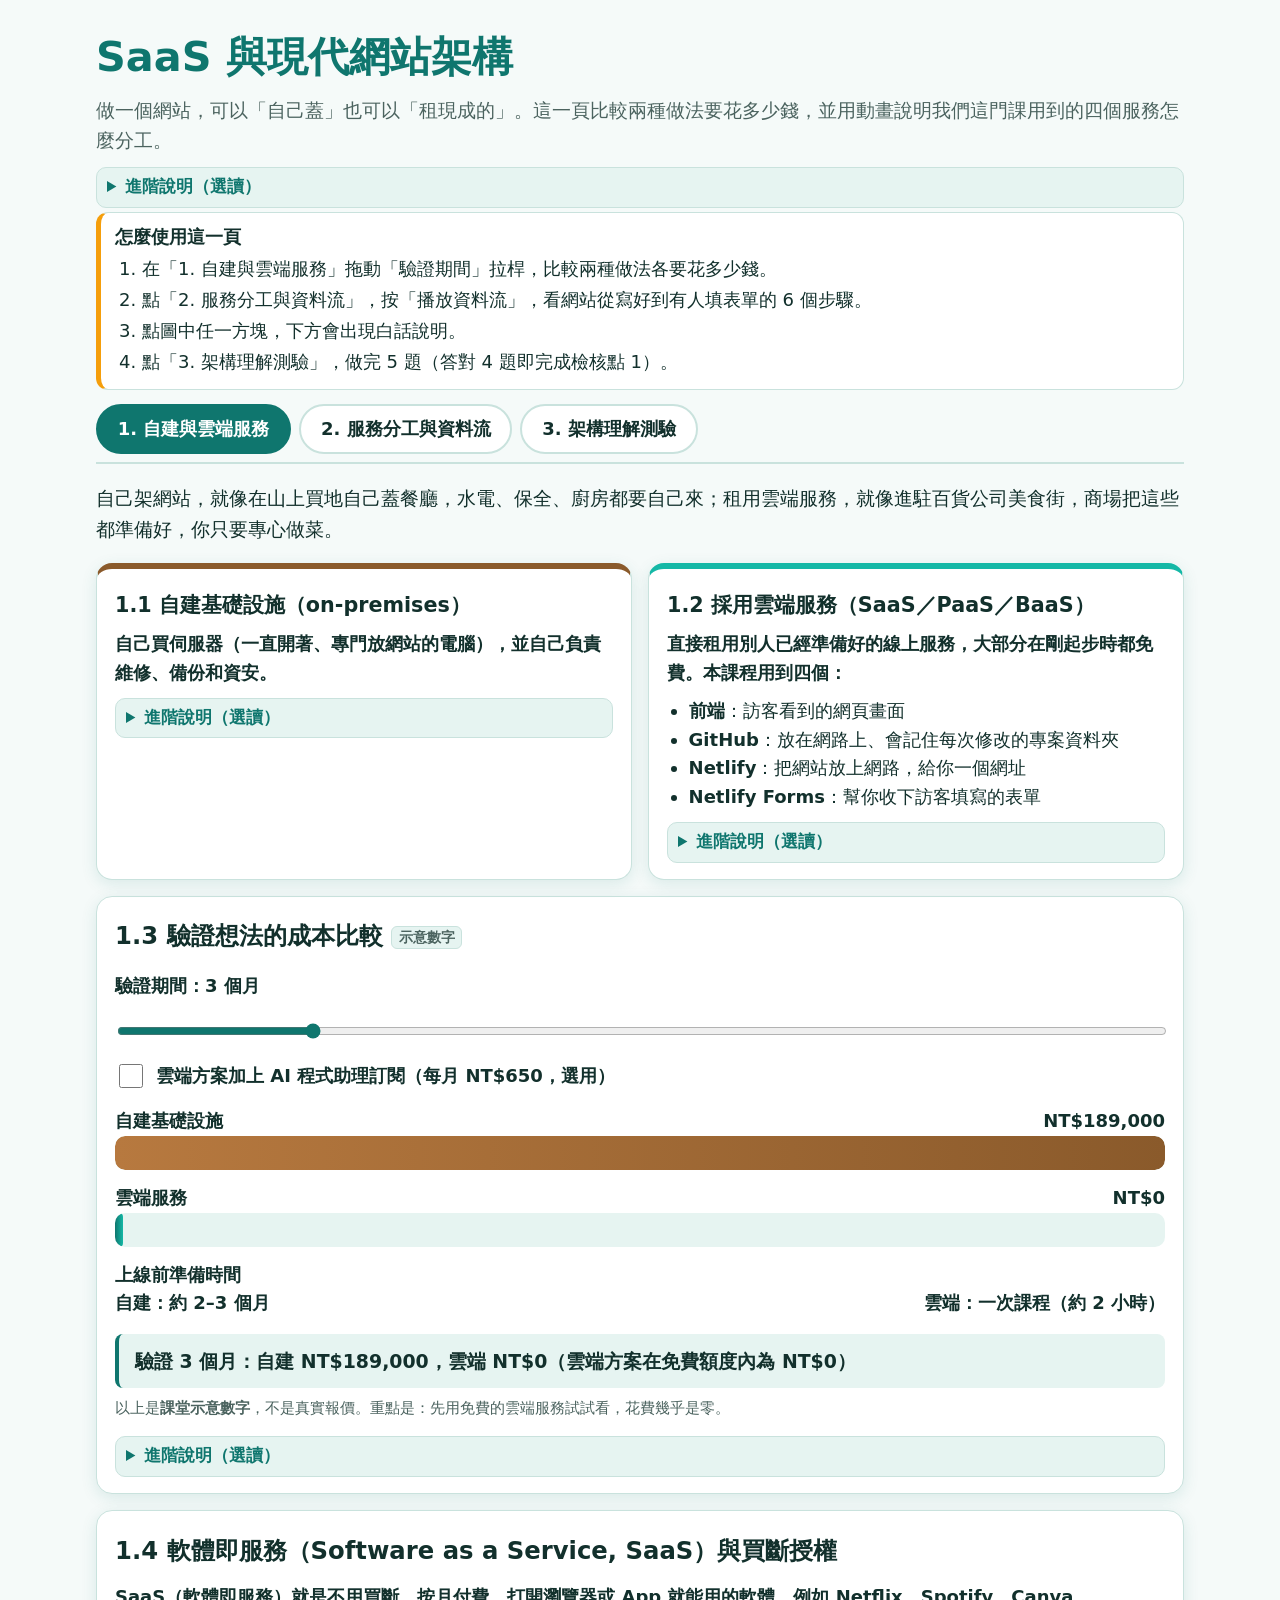
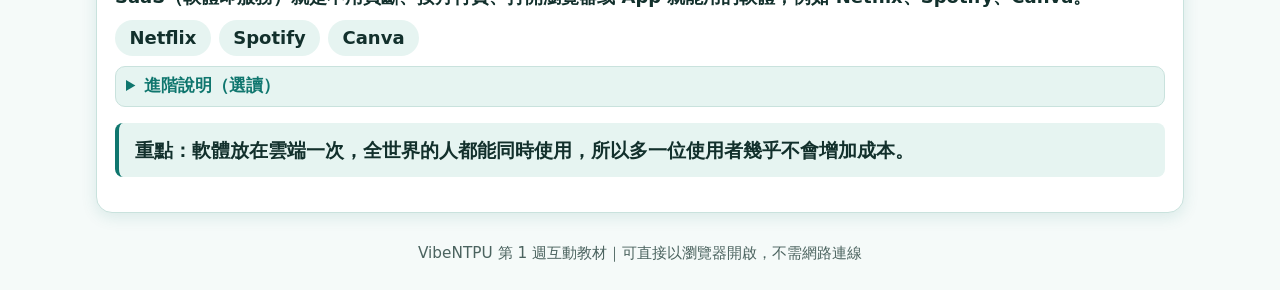
<file: lectures/wk01_1007_saas-storefront/slides/foodcourt.html>
<!DOCTYPE html>
<html lang="zh-Hant">
<head>
<meta charset="UTF-8">
<meta name="viewport" content="width=device-width, initial-scale=1">
<title>SaaS 美食街：現代網路架構</title>
<style>
:root{
  --primary:#0f766e; --primary-2:#14b8a6; --accent:#f59e0b;
  --bg:#f5faf9; --surface:#ffffff; --surface-2:#e6f4f1;
  --text:#12302c; --muted:#4b635f; --border:#c9e2dd;
  --bad:#dc2626; --bad-bg:#fdecec; --good:#15803d; --good-bg:#e8f7ec;
  --mountain:#8a5a2b; --shadow:0 4px 16px rgba(15,118,110,.12);
  --radius:16px;
}
@media (prefers-color-scheme: dark){
  :root{
    --primary:#2dd4bf; --primary-2:#14b8a6; --accent:#fbbf24;
    --bg:#0b1716; --surface:#12211f; --surface-2:#183230;
    --text:#e3f4f1; --muted:#9dbab5; --border:#2a4a46;
    --bad:#f87171; --bad-bg:#3a1a1a; --good:#4ade80; --good-bg:#143321;
    --mountain:#d4a373; --shadow:0 4px 16px rgba(0,0,0,.4);
  }
}
*{box-sizing:border-box}
html{font-size:18px}
body{margin:0;background:var(--bg);color:var(--text);
  font-family:"Noto Sans TC","PingFang TC","Microsoft JhengHei",system-ui,sans-serif;
  line-height:1.6;overflow-x:hidden}
.wrap{max-width:1120px;margin:0 auto;padding:16px}
header h1{margin:.2em 0 .1em;font-size:clamp(1.5rem,4vw,2.3rem);color:var(--primary)}
header p{margin:0 0 12px;color:var(--muted)}
button{font:inherit;cursor:pointer;color:inherit}
:focus-visible{outline:3px solid var(--accent);outline-offset:3px}
.tabs{display:flex;flex-wrap:wrap;gap:8px;margin:8px 0 16px;border-bottom:2px solid var(--border);padding-bottom:8px}
.tab{background:var(--surface);border:2px solid var(--border);border-radius:999px;padding:.5em 1.1em;font-weight:700}
.tab[aria-selected="true"]{background:var(--primary);border-color:var(--primary);color:#fff}
@media (prefers-color-scheme: dark){.tab[aria-selected="true"]{color:#06201d}}
.panel{animation:fade .3s ease}
.panel[hidden]{display:none}
@keyframes fade{from{opacity:0;transform:translateY(6px)}to{opacity:1;transform:none}}
.card{background:var(--surface);border:1px solid var(--border);border-radius:var(--radius);padding:16px 18px;box-shadow:var(--shadow)}
h2{font-size:1.35rem;margin:.2em 0 .5em}
h3{margin:.2em 0 .4em;font-size:1.15rem}
.grid2{display:grid;grid-template-columns:1fr 1fr;gap:16px}
@media (max-width:760px){.grid2{grid-template-columns:1fr}}
.side ul{padding-left:1.2em;margin:.3em 0}
.side.mtn{border-top:6px solid var(--mountain)}
.side.fc{border-top:6px solid var(--primary-2)}
.tag{display:inline-block;background:var(--surface-2);color:var(--muted);border:1px solid var(--border);font-size:.75rem;font-weight:700;border-radius:6px;padding:0 .5em;vertical-align:middle}
.controls{margin:16px 0;display:grid;gap:12px}
.controls label{font-weight:700}
input[type=range]{width:100%;accent-color:var(--primary);height:32px}
.switch{display:flex;align-items:center;gap:10px;font-weight:600}
.switch input{width:24px;height:24px;accent-color:var(--primary)}
.bars{display:grid;gap:14px;margin-top:8px}
.barrow .lbl{display:flex;justify-content:space-between;flex-wrap:wrap;gap:4px;font-weight:700}
.track{background:var(--surface-2);border-radius:10px;height:34px;overflow:hidden}
.fill{height:100%;border-radius:10px;transition:width .5s ease;min-width:4px}
.fill.m{background:linear-gradient(90deg,#b7793f,var(--mountain))}
.fill.f{background:linear-gradient(90deg,var(--primary),var(--primary-2))}
.punch{margin-top:16px;font-size:1.05rem;font-weight:700;background:var(--surface-2);border-left:4px solid var(--primary);padding:12px 16px;border-radius:8px}
.tbl{width:100%;border-collapse:collapse;font-size:.9rem;margin-top:8px}
.tbl th,.tbl td{border:1px solid var(--border);padding:7px 9px;text-align:left;vertical-align:top}
.tbl thead th{background:var(--surface-2)}
.tscroll{overflow-x:auto}
.note{color:var(--muted);font-size:.85rem;margin-top:8px}
.saas{margin-top:16px}
.saas .row{display:flex;flex-wrap:wrap;gap:8px;margin-top:6px}
.chip{background:var(--surface-2);border-radius:999px;padding:.2em .8em;font-weight:600}
/* Diagram */
.diagram{display:grid;gap:14px;grid-template-columns:repeat(3,1fr);
  grid-template-areas:"you fe gh" "forms cust nl";position:relative}
@media (max-width:760px){.diagram{grid-template-columns:1fr 1fr;grid-template-areas:"you fe" "nl gh" "cust forms"}}
.node{background:var(--surface);border:3px solid var(--border);border-radius:var(--radius);padding:12px;text-align:center;min-height:118px;display:flex;flex-direction:column;align-items:center;justify-content:center;gap:2px;transition:transform .25s,border-color .25s,box-shadow .25s}
.node .ico{width:34px;height:34px;fill:none;stroke:var(--primary);stroke-width:1.7;stroke-linecap:round;stroke-linejoin:round;margin-bottom:4px}
.node b{font-size:1.02rem}
.node small{color:var(--muted);font-size:.8rem;line-height:1.3}
button.node:hover{border-color:var(--primary-2)}
.node.block{border-style:solid;background:linear-gradient(180deg,var(--surface),var(--surface-2))}
.node.person{border-style:dashed}
.node.sel{border-color:var(--primary);box-shadow:0 0 0 4px rgba(20,184,166,.25)}
.node.on{border-color:var(--accent);box-shadow:0 0 0 5px rgba(245,158,11,.35);transform:scale(1.04)}
.stepbar{display:flex;flex-wrap:wrap;gap:8px;align-items:center;margin:16px 0 10px}
.btn{background:var(--primary);color:#fff;border:0;border-radius:12px;padding:.5em 1em;font-weight:700}
@media (prefers-color-scheme: dark){.btn{color:#06201d}}
.btn.ghost{background:var(--surface);color:var(--text);border:2px solid var(--border)}
.btn:disabled{opacity:.45;cursor:not-allowed}
.caption{min-height:3.2em;font-size:1.02rem;font-weight:500;background:var(--surface-2);border-radius:12px;padding:10px 14px}
.steps{list-style:none;padding:0;margin:10px 0 0;display:grid;grid-template-columns:repeat(auto-fit,minmax(150px,1fr));gap:6px}
.steps li{border:2px solid var(--border);border-radius:10px;padding:4px 8px;font-size:.85rem;color:var(--muted)}
.steps li.done{border-color:var(--primary-2);color:var(--text)}
.steps li.cur{border-color:var(--accent);background:var(--surface-2);color:var(--text);font-weight:700}
.info{margin-top:16px}
.info dl{display:grid;grid-template-columns:auto 1fr;gap:6px 14px;margin:0}
.info dt{font-weight:800;color:var(--primary)}
.info dd{margin:0}
@media (max-width:480px){.info dl{grid-template-columns:1fr}.info dd{margin-bottom:6px}}
.hint{color:var(--muted);font-size:.85rem}
/* Quiz */
.qprog{height:10px;background:var(--surface-2);border-radius:10px;overflow:hidden;margin:6px 0 14px}
.qprog div{height:100%;background:var(--accent);transition:width .4s}
.opts{display:grid;gap:10px;margin:12px 0}
.opt{text-align:left;background:var(--surface);border:2px solid var(--border);border-radius:12px;padding:.6em .9em;font-weight:600}
.opt:hover:not(:disabled){border-color:var(--primary-2)}
.opt:disabled{cursor:default}
.opt.right{border-color:var(--good);background:var(--good-bg)}
.opt.wrong{border-color:var(--bad);background:var(--bad-bg)}
.fb{border-radius:12px;padding:10px 14px;margin:8px 0;font-weight:600}
.fb.good{background:var(--good-bg);border-left:6px solid var(--good)}
.fb.try{background:var(--surface-2);border-left:6px solid var(--accent)}
.result{text-align:center;padding:10px}
.result .big{font-size:2.6rem;font-weight:900;color:var(--primary)}
/* 使用說明與選讀 */
.howto{background:var(--surface);border:1px solid var(--border);border-left:5px solid var(--accent);border-radius:12px;padding:10px 14px;margin:4px 0 14px}
.howto h2{font-size:1rem;margin:0 0 4px}
.howto ol{margin:0;padding-left:1.5em}
.howto li{margin:2px 0}
.lead{font-size:1.05rem}
.plain{font-weight:600;margin:.2em 0 .5em}
details.more{margin-top:10px;border:1px solid var(--border);border-radius:10px;padding:6px 10px;background:var(--surface-2);font-size:.92rem;font-weight:400}
details.more summary{cursor:pointer;font-weight:700;color:var(--primary)}
details.more[open] summary{margin-bottom:6px}
details.more p{margin:.3em 0}
.plist{padding-left:1.2em;margin:.3em 0}
footer{margin:28px 0 8px;text-align:center;color:var(--muted);font-size:.85rem}
@media (prefers-reduced-motion: reduce){
  *,*::before,*::after{animation:none!important;transition:none!important}
  .node.on{transform:none}
}
</style>
</head>
<body>
<div class="wrap">
<header>
  <h1>SaaS 與現代網站架構</h1>
  <p class="lead">做一個網站，可以「自己蓋」也可以「租現成的」。這一頁比較兩種做法要花多少錢，並用動畫說明我們這門課用到的四個服務怎麼分工。</p>
  <details class="more"><summary>進階說明（選讀）</summary><p>本頁比較「自建基礎設施」與「採用雲端服務」兩種建站方式，並說明本課程使用的四項服務——前端、GitHub、Netlify、Netlify Forms——如何分工，以及一筆資料從撰寫程式到使用者送出表單所經過的路徑。</p></details>
</header>
<section class="howto" aria-labelledby="howtoT">
  <h2 id="howtoT">怎麼使用這一頁</h2>
  <ol>
    <li>在「1. 自建與雲端服務」拖動「驗證期間」拉桿，比較兩種做法各要花多少錢。</li>
    <li>點「2. 服務分工與資料流」，按「播放資料流」，看網站從寫好到有人填表單的 6 個步驟。</li>
    <li>點圖中任一方塊，下方會出現白話說明。</li>
    <li>點「3. 架構理解測驗」，做完 5 題（答對 4 題即完成檢核點 1）。</li>
  </ol>
</section>
<div class="tabs" role="tablist" aria-label="教材分頁">
  <button class="tab" role="tab" id="t1" aria-controls="p1" aria-selected="true">1. 自建與雲端服務</button>
  <button class="tab" role="tab" id="t2" aria-controls="p2" aria-selected="false" tabindex="-1">2. 服務分工與資料流</button>
  <button class="tab" role="tab" id="t3" aria-controls="p3" aria-selected="false" tabindex="-1">3. 架構理解測驗</button>
</div>

<!-- TAB 1 -->
<section class="panel" id="p1" role="tabpanel" aria-labelledby="t1">
  <p class="lead">自己架網站，就像在山上買地自己蓋餐廳，水電、保全、廚房都要自己來；租用雲端服務，就像進駐百貨公司美食街，商場把這些都準備好，你只要專心做菜。</p>
  <div class="grid2">
    <div class="card side mtn">
      <h3>1.1 自建基礎設施（on-premises）</h3>
      <p class="plain">自己買伺服器（一直開著、專門放網站的電腦），並自己負責維修、備份和資安。</p>
      <details class="more"><summary>進階說明（選讀）</summary>
      <ul>
        <li>採購並設定<strong>伺服器</strong>、網路與電力</li>
        <li>自行建置<strong>防火牆</strong>、憑證（HTTPS）與資安更新</li>
        <li>安裝與維護<strong>資料庫</strong>、備份與還原機制</li>
        <li>全年無休的<strong>維運（operations）</strong>與故障處理</li>
      </ul>
      <p>前期投入高、建置時間長，且容量須預先規劃；若需求不如預期，已投入的硬體與人力成本難以回收（沉沒成本）。</p>
      </details>
    </div>
    <div class="card side fc">
      <h3>1.2 採用雲端服務（SaaS／PaaS／BaaS）</h3>
      <p class="plain">直接租用別人已經準備好的線上服務，大部分在剛起步時都免費。本課程用到四個：</p>
      <ul class="plist">
        <li><strong>前端</strong>：訪客看到的網頁畫面</li>
        <li><strong>GitHub</strong>：放在網路上、會記住每次修改的專案資料夾</li>
        <li><strong>Netlify</strong>：把網站放上網路，給你一個網址</li>
        <li><strong>Netlify Forms</strong>：幫你收下訪客填寫的表單</li>
      </ul>
      <details class="more"><summary>進階說明（選讀）</summary>
      <ul>
        <li><strong>前端</strong>：HTML、CSS、JavaScript 組成的使用者介面</li>
        <li><strong>GitHub</strong>：版本控制與程式碼託管</li>
        <li><strong>Netlify</strong>：靜態網站託管、HTTPS、CDN、自動部署</li>
        <li><strong>Netlify Forms</strong>：後端即服務（BaaS），代為接收表單資料</li>
      </ul>
      <p>基礎設施由供應商負責，依用量計價，免費方案即可驗證想法。取捨是功能受限於平台、資料存放於第三方，且長期可能產生供應商鎖定（vendor lock-in）。</p>
      </details>
    </div>
  </div>
  <div class="card" style="margin-top:16px">
    <h2>1.3 驗證想法的成本比較 <span class="tag">示意數字</span></h2>
    <div class="controls">
      <label for="months">驗證期間：<span id="mVal">3</span> 個月</label>
      <input type="range" id="months" min="1" max="12" value="3" aria-describedby="mVal">
      <label class="switch"><input type="checkbox" id="ai"> 雲端方案加上 AI 程式助理訂閱（每月 NT$650，選用）</label>
    </div>
    <div class="bars">
      <div class="barrow">
        <div class="lbl"><span>自建基礎設施</span><span id="mCost"></span></div>
        <div class="track"><div class="fill m" id="mBar"></div></div>
      </div>
      <div class="barrow">
        <div class="lbl"><span>雲端服務</span><span id="fCost"></span></div>
        <div class="track"><div class="fill f" id="fBar"></div></div>
      </div>
      <div class="barrow">
        <div class="lbl"><span>上線前準備時間</span><span></span></div>
        <div class="lbl" style="font-weight:600"><span>自建：約 2–3 個月</span><span>雲端：一次課程（約 2 小時）</span></div>
      </div>
    </div>
    <div class="punch" id="punch" aria-live="polite"></div>
    <p class="note">以上是<strong>課堂示意數字</strong>，不是真實報價。重點是：先用免費的雲端服務試試看，花費幾乎是零。</p>
    <details class="more"><summary>進階說明（選讀）</summary><p>自建假設：開辦費 NT$30,000＋工程師 1 人 × NT$50,000／月＋主機 NT$3,000／月；雲端假設：GitHub、Netlify 免費方案 NT$0（另可選用 AI 訂閱 NT$0–650／月）。實務上雲端服務的費用會隨流量與功能需求增加，免費方案亦有用量上限。</p></details>
  </div>
  <div class="card saas">
    <h2>1.4 軟體即服務（Software as a Service, SaaS）與買斷授權</h2>
    <p class="plain">SaaS（軟體即服務）就是不用買斷、按月付費、打開瀏覽器或 App 就能用的軟體，例如 Netflix、Spotify、Canva。</p>
    <div class="row" style="margin-top:6px"><span class="chip">Netflix</span><span class="chip">Spotify</span><span class="chip">Canva</span></div>
    <details class="more"><summary>進階說明（選讀）</summary>
    <p>過去軟體多以光碟或安裝檔<strong>一次買斷</strong>，安裝在使用者自己的電腦上，更新需另行購買或下載。SaaS 則將軟體集中執行於供應商的雲端，使用者透過瀏覽器或 App 存取，<strong>按期訂閱</strong>。</p>
    <div class="tscroll"><table class="tbl">
      <thead><tr><th scope="col">面向</th><th scope="col">買斷授權</th><th scope="col">SaaS 訂閱</th></tr></thead>
      <tbody>
        <tr><th scope="row">部署位置</th><td>使用者裝置</td><td>供應商雲端</td></tr>
        <tr><th scope="row">更新方式</th><td>使用者自行安裝</td><td>供應商持續更新，所有人使用同一版本</td></tr>
        <tr><th scope="row">收費</th><td>一次性</td><td>經常性（月費或年費）</td></tr>
        <tr><th scope="row">多租戶</th><td>無</td><td>同一套系統服務眾多客戶（multi-tenancy）</td></tr>
      </tbody>
    </table></div>
    <p>程式只需部署一次在雲端，即可同時服務全球使用者，邊際成本低，這是 SaaS 具規模經濟的原因。</p>
    </details>
    <p class="punch">重點：軟體放在雲端一次，全世界的人都能同時使用，所以多一位使用者幾乎不會增加成本。</p>
  </div>
</section>

<!-- TAB 2 -->
<section class="panel" id="p2" role="tabpanel" aria-labelledby="t2" hidden>
  <div class="card">
    <h2>2.1 四項服務如何組成線上產品</h2>
    <p class="hint">按「播放資料流」自動播放，或按「下一步」一步一步看。點任一方塊可看它的說明。</p>
    <div class="diagram" id="diagram">
      <div class="node person" data-n="you" style="grid-area:you"><svg class="ico" viewBox="0 0 24 24" aria-hidden="true"><circle cx="9" cy="7" r="3"/><path d="M3 20c0-3.3 2.7-6 6-6 1.2 0 2.3.3 3.2.9"/><rect x="13" y="12" width="8" height="6" rx="1"/><path d="M12 20h10"/></svg><b>開發者＋AI 助理</b><small>VS Code＋GitHub Copilot</small></div>
      <button class="node block" data-n="fe" data-k="fe" style="grid-area:fe"><svg class="ico" viewBox="0 0 24 24" aria-hidden="true"><path d="M8 8l-4 4 4 4"/><path d="M16 8l4 4-4 4"/><path d="M13.5 5l-3 14"/></svg><b>前端 Frontend</b><small>HTML／CSS／JavaScript</small></button>
      <button class="node block" data-n="gh" data-k="gh" style="grid-area:gh"><svg class="ico" viewBox="0 0 24 24" aria-hidden="true"><circle cx="6" cy="5" r="2"/><circle cx="6" cy="19" r="2"/><circle cx="18" cy="8" r="2"/><path d="M6 7v10"/><path d="M18 10c0 4-6 3-12 7"/></svg><b>版本控制 GitHub</b><small>Git repository</small></button>
      <button class="node block" data-n="nl" data-k="nl" style="grid-area:nl"><svg class="ico" viewBox="0 0 24 24" aria-hidden="true"><path d="M7 18a4.5 4.5 0 0 1-.6-9A6 6 0 0 1 18 8.5a4.5 4.5 0 0 1-.5 9.5z"/></svg><b>雲端託管 Netlify</b><small>Hosting・CDN・CD</small></button>
      <button class="node person" data-n="cust" data-k="cust" style="grid-area:cust"><svg class="ico" viewBox="0 0 24 24" aria-hidden="true"><rect x="3" y="4" width="18" height="16" rx="2"/><path d="M3 9h18"/><path d="M6 6.5h.01M8.5 6.5h.01"/></svg><b>使用者瀏覽器</b><small>Client</small></button>
      <button class="node block" data-n="forms" data-k="forms" style="grid-area:forms"><svg class="ico" viewBox="0 0 24 24" aria-hidden="true"><path d="M4 13l2.5-7h11L20 13v5a1 1 0 0 1-1 1H5a1 1 0 0 1-1-1z"/><path d="M4 13h4.5l1 2h5l1-2H20"/></svg><b>BaaS Netlify Forms</b><small>表單資料收集</small></button>
    </div>
    <div class="stepbar">
      <button class="btn" id="play">播放資料流</button>
      <button class="btn ghost" id="prev">← 上一步</button>
      <button class="btn ghost" id="next">下一步 →</button>
      <button class="btn ghost" id="reset">重設</button>
    </div>
    <div class="caption" id="caption" aria-live="polite">點選「播放資料流」開始。</div>
    <ol class="steps" id="steps"></ol>
  </div>
  <div class="card info" id="info" aria-live="polite">
    <h3 id="infoT">方塊說明</h3>
    <p class="plain" id="infoP">點上面任一方塊，這裡會用一句話告訴你它是什麼，以及本課程什麼時候會用到。</p>
    <dl id="infoD"></dl>
    <details class="more" id="infoMore" hidden><summary>進階說明（選讀）</summary><dl id="infoAdv"></dl></details>
  </div>
</section>

<!-- TAB 3 -->
<section class="panel" id="p3" role="tabpanel" aria-labelledby="t3" hidden>
  <div class="card" id="quiz">
    <h2>3. 架構理解測驗</h2>
    <p class="hint">共 5 題，答對 4 題以上（80%）就完成「檢核點 1 架構理解」。每題選完會顯示一句話解析。</p>
    <div id="qBody"></div>
  </div>
</section>
<footer>VibeNTPU 第 1 週互動教材｜可直接以瀏覽器開啟，不需網路連線</footer>
</div>
<script>
(function(){
'use strict';
var $=function(s){return document.querySelector(s);};
var $$=function(s){return Array.prototype.slice.call(document.querySelectorAll(s));};
var reduce=window.matchMedia&&matchMedia('(prefers-reduced-motion: reduce)').matches;

/* ---------- Tabs ---------- */
var tabs=$$('.tab');
function selectTab(i,focus){
  tabs.forEach(function(t,j){
    var on=i===j;
    t.setAttribute('aria-selected',on);
    t.tabIndex=on?0:-1;
    document.getElementById(t.getAttribute('aria-controls')).hidden=!on;
  });
  if(focus)tabs[i].focus();
}
tabs.forEach(function(t,i){
  t.addEventListener('click',function(){selectTab(i);});
  t.addEventListener('keydown',function(e){
    var n=null;
    if(e.key==='ArrowRight')n=(i+1)%tabs.length;
    else if(e.key==='ArrowLeft')n=(i-1+tabs.length)%tabs.length;
    else if(e.key==='Home')n=0;
    else if(e.key==='End')n=tabs.length-1;
    if(n!==null){e.preventDefault();e.stopPropagation();selectTab(n,true);}
  });
});

/* ---------- Tab 1: cost ---------- */
var fmt=function(n){return 'NT$'+n.toLocaleString('en-US');};
function calc(){
  var m=+$('#months').value, ai=$('#ai').checked;
  var mc=30000+m*(50000+3000), fc=ai?m*650:0;
  $('#mVal').textContent=m;
  $('#mCost').textContent=fmt(mc);
  $('#fCost').textContent=fmt(fc);
  $('#mBar').style.width='100%';
  $('#fBar').style.width=Math.max(fc/mc*100,0.8)+'%';
  var s='驗證 '+m+' 個月：自建 '+fmt(mc)+'，雲端 '+fmt(fc);
  s+= fc===0?'（雲端方案在免費額度內為 NT$0）':'（雲端約為自建的 '+(fc/mc*100).toFixed(1)+'%）';
  $('#punch').textContent=s;
}
$('#months').addEventListener('input',calc);
$('#ai').addEventListener('change',calc);
calc();

/* ---------- Tab 2: blocks ---------- */
var INFO={
  fe:{p:'前端就是訪客在瀏覽器裡看到、可以點的網頁畫面，像餐廳的門面和菜單。',t:'前端 Frontend',a:'在使用者瀏覽器中執行、負責呈現畫面與處理互動的程式。由 HTML（結構）、CSS（樣式）、JavaScript（行為）組成，本課程寫在單一 index.html 中。',r:'瀏覽器下載 HTML 後解析為文件物件模型（DOM），套用 CSS 排版，再執行 JavaScript 回應點擊、送出表單等事件。',w:'第 1 週以 Copilot 產生形象首頁；第 2 週加入表單串接與 LocalStorage。',o:'前端程式碼會完整下載到使用者端，任何人都能檢視原始碼，因此不可在其中放入密碼或金鑰。'},
  gh:{p:'GitHub 是放在網路上的專案資料夾，會記住你每一次修改，像一本可以隨時翻回舊版本的筆記本。',t:'版本控制 GitHub',a:'Git 是分散式版本控制系統，記錄每次變更（commit）；GitHub 是託管 Git 儲存庫（repository）的雲端平台。',r:'每個 commit 保存專案快照與說明，並以雜湊值識別；透過 push（VS Code 的 Sync）將本機的 commit 上傳至 GitHub。',w:'第 1 週：Clone、Commit、Sync；第 2 週：每次推送自動觸發 Netlify 部署。',o:'可隨時回復到任一版本，並清楚追溯每次修改；公開 repo 的內容所有人可見，須留意不要上傳個人資料。'},
  nl:{p:'Netlify 幫你把網站放上網路並給你一個網址；你每次更新，它都會自動換成新版。',t:'雲端託管 Netlify',a:'提供靜態網站託管的平台即服務（Platform as a Service, PaaS），自動配發網址、HTTPS 憑證，並經由 CDN 對外提供網站。',r:'連結 GitHub repo 後，Netlify 會在每次推送時取得最新程式碼並重新部署，此即持續部署（Continuous Deployment, CD）。',w:'第 1 週部署上線取得網址；第 2 週驗證 Commit＋Sync 後自動更新。',o:'免費方案有頻寬、建置時間與表單數量等額度限制；適合靜態網站，需要伺服器運算時須另外使用 Functions 等服務。'},
  forms:{p:'Netlify Forms 幫你收下訪客填寫的表單資料，不用自己寫後端程式，像店門口代收報名表的櫃檯。',t:'後端即服務 BaaS：Netlify Forms',a:'由平台代為提供後端功能（Backend as a Service）。Netlify Forms 可在不撰寫伺服器程式的情況下接收並保存表單資料。',r:'部署時 Netlify 掃描 HTML，辨識帶有 data-netlify="true" 的 <form> 並註冊；使用者送出時，瀏覽器以 HTTP POST 將欄位資料傳至 Netlify，資料出現在後台 Forms 頁面。',w:'第 2 週建立早鳥名單表單，收集潛在使用者資料。',o:'免費方案每月表單送出數量有上限；資料存放於第三方平台，蒐集個人資料時應告知用途（參考個人資料保護法）。'},
  cust:{p:'使用者瀏覽器就是訪客用來打開網站的程式，例如 Chrome、Safari、Edge。',t:'使用者瀏覽器',a:'使用者用來存取網站的用戶端（client），例如 Chrome、Safari、Edge。',r:'輸入網址後，瀏覽器透過 DNS 取得伺服器位址，以 HTTPS 下載網頁並在本機繪製；LocalStorage 等本機儲存也位於此處。',w:'每一週：同學、朋友與目標使用者皆以瀏覽器使用你的網站。',o:'不同瀏覽器與螢幕尺寸的顯示結果可能不同，須在桌機與手機實測。'}
};
var nodes=$$('#diagram .node');
function show(k){
  var d=INFO[k]; if(!d)return;
  nodes.forEach(function(n){n.classList.toggle('sel',n.dataset.k===k);});
  $('#infoT').textContent=d.t;
  $('#infoP').textContent=d.p;
  function fill(dl,rows){
    dl.innerHTML='';
    rows.forEach(function(p){
      var dt=document.createElement('dt'),dd=document.createElement('dd');
      dt.textContent=p[0];dd.textContent=p[1];dl.appendChild(dt);dl.appendChild(dd);
    });
  }
  fill($('#infoD'),[['本課程什麼時候用到',d.w]]);
  fill($('#infoAdv'),[['技術定義',d.a],['運作方式',d.r],['限制與取捨',d.o]]);
  $('#infoMore').hidden=false;
}
nodes.forEach(function(n){if(n.dataset.k)n.addEventListener('click',function(){stopPlay();show(n.dataset.k);});});

/* ---------- Tab 2: flow ---------- */
var STEPS=[
  {s:'1. 產生 index.html',c:'1. 你在 VS Code 請 Copilot 幫忙寫網頁，得到一個 index.html 檔案，也就是網站的畫面。',x:'開發者在 VS Code 以 Copilot 協助撰寫程式，產生 index.html（前端）。',n:['you','fe'],k:'fe'},
  {s:'2. Commit 與 Sync',c:'2. 你在 VS Code 按「提交（Commit）」存一個版本，再按「同步變更（Sync Changes）」把它存到 GitHub。',x:'在 VS Code 以 Commit 建立版本紀錄，再以 Sync（push）上傳至 GitHub repository。',n:['fe','gh'],k:'gh'},
  {s:'3. 觸發自動部署',c:'3. GitHub 自動通知 Netlify；Netlify 拿到新版本，自動把網站更新上線。',x:'GitHub 以 webhook 通知 Netlify；Netlify 取得最新程式碼並重新部署，此即持續部署（CD）。',n:['gh','nl'],k:'nl'},
  {s:'4. 使用者開啟網址',c:'4. 訪客打開你的網址，Netlify 從離他最近的地方把網頁送過去。',x:'使用者瀏覽器以 HTTPS 向 Netlify 請求網頁，由最近的 CDN 節點回應 index.html。',n:['nl','cust'],k:'cust'},
  {s:'5. 送出早鳥名單',c:'5. 訪客填寫早鳥名單並按下送出，資料就送到 Netlify Forms。',x:'使用者填寫表單，瀏覽器以 HTTP POST 將欄位資料送至 Netlify Forms。',n:['cust','forms'],k:'forms'},
  {s:'6. 檢視收集結果',c:'6. 你登入 Netlify 後台查看收到的名單，判斷大家是不是真的想要這個產品。',x:'開發者登入 Netlify 後台 Forms 頁面檢視資料，據以判斷想法是否具有需求。',n:['forms','you'],k:'forms'}
];
var ol=$('#steps');
STEPS.forEach(function(s){var li=document.createElement('li');li.textContent=s.s;ol.appendChild(li);});
var cur=-1,timer=null;
function render(){
  var s=STEPS[cur];
  nodes.forEach(function(n){n.classList.toggle('on',!!s&&s.n.indexOf(n.dataset.n)>-1);});
  $$('#steps li').forEach(function(li,i){li.className=i===cur?'cur':(i<cur?'done':'');});
  var cap=$('#caption');cap.textContent=s?s.c:'點選「播放資料流」開始。';
  if(s&&s.x){var more=document.createElement('details');more.className='more';more.innerHTML='<summary>進階說明（選讀）</summary><p></p>';more.querySelector('p').textContent=s.x;cap.appendChild(more);}
  if(s)show(s.k);
  $('#prev').disabled=cur<=0;
  $('#next').disabled=cur>=STEPS.length-1;
}
function go(i){cur=Math.max(-1,Math.min(STEPS.length-1,i));render();}
function stopPlay(){if(timer){clearInterval(timer);timer=null;}$('#play').textContent='播放資料流';}
$('#play').addEventListener('click',function(){
  if(timer){stopPlay();return;}
  if(cur>=STEPS.length-1)cur=-1;
  go(cur+1);
  $('#play').textContent='暫停';
  timer=setInterval(function(){
    if(cur>=STEPS.length-1){stopPlay();return;}
    go(cur+1);
  },reduce?3500:2400);
});
$('#prev').addEventListener('click',function(){stopPlay();go(cur-1);});
$('#next').addEventListener('click',function(){stopPlay();go(cur+1);});
$('#reset').addEventListener('click',function(){stopPlay();go(-1);});
document.addEventListener('keydown',function(e){
  if($('#p2').hidden)return;
  var t=e.target;
  if(t&&(t.getAttribute('role')==='tab'||t.tagName==='INPUT'))return;
  if(e.key==='ArrowRight'){e.preventDefault();stopPlay();go(cur+1);}
  else if(e.key==='ArrowLeft'){e.preventDefault();stopPlay();go(cur-1);}
});
render();

/* ---------- Tab 3: quiz ---------- */
var Q=[
  {q:'Spotify 屬於「買斷授權」還是「SaaS」？',o:['買斷授權：付一次錢就永遠擁有','SaaS：按月付費，軟體放在對方的雲端','兩者都不是'],a:1,p:'Spotify 按月付費、打開 App 就能用，軟體放在他們的雲端，所以是 SaaS。',
   e:'Spotify 以月費訂閱，內容與程式由供應商在雲端維護，使用者透過 App 或瀏覽器存取，符合 SaaS 的特徵。'},
  {q:'下列哪一件事是「前端」負責的？',o:['在伺服器保存所有使用者的資料','在瀏覽器裡顯示畫面，並回應使用者的點擊','幫網站申請網址'],a:1,p:'前端就是訪客看到、可以點的畫面；保存資料是後端的工作。',
   e:'前端是在使用者瀏覽器中執行的 HTML、CSS、JavaScript，負責畫面與互動；資料保存屬於後端或 BaaS 的職責。'},
  {q:'在這門課的流程中，GitHub 主要做什麼？',o:['保存程式的每一個版本，並在你同步後讓 Netlify 自動更新網站','向使用者收款','代替瀏覽器顯示網頁'],a:0,p:'GitHub 保存每一版程式；你每次同步，Netlify 就會自動更新網站。',
   e:'GitHub 託管 Git repository，保存每一次 commit；Netlify 與 repo 連結後，每次推送都會自動重新部署。'},
  {q:'新創公司剛起步時，為什麼通常不自己買伺服器、自己架網站？',o:['法律禁止自己架伺服器','一開始要花很多錢和時間，還不確定有沒有人要用，風險太大','自己架的伺服器連不上網路'],a:1,p:'還沒確定有人要用之前，先租便宜的雲端服務試試看比較划算。',
   e:'初期的首要目標是以低成本快速驗證需求。自建需要大量前期投入且難以回收；雲端服務依用量計價，可在確認需求後再擴充。'},
  {q:'Netlify 和 Netlify Forms 怎麼分工？',o:['兩者功能完全一樣','Netlify 負責把網站放上網路；Netlify Forms 負責收表單資料','Netlify Forms 負責把網站放上網路；Netlify 負責收表單資料'],a:1,p:'Netlify 負責讓網站上線，Netlify Forms 負責收表單，兩個搭配使用。',
   e:'Netlify 提供網址、HTTPS、CDN 與自動部署（PaaS）；Netlify Forms 是其附加的 BaaS 功能，接收帶有 data-netlify 屬性的表單所送出的資料。'}
];
var qi=0,score=0,body=$('#qBody');
function renderQ(){
  if(qi>=Q.length)return renderEnd();
  var d=Q[qi];
  body.innerHTML='<p class="hint">第 '+(qi+1)+' / '+Q.length+' 題</p><div class="qprog"><div style="width:'+(qi/Q.length*100)+'%"></div></div><h3 id="qq"></h3><div class="opts" role="group" aria-labelledby="qq"></div><div id="fb" aria-live="polite"></div>';
  $('#qq').textContent=d.q;
  var box=body.querySelector('.opts');
  d.o.forEach(function(txt,i){
    var b=document.createElement('button');
    b.className='opt';b.textContent=String.fromCharCode(65+i)+'. '+txt;
    b.addEventListener('click',function(){answer(i);});
    box.appendChild(b);
  });
}
function answer(i){
  var d=Q[qi],ok=i===d.a,btns=$$('#qBody .opt');
  if(ok)score++;
  btns.forEach(function(b,j){b.disabled=true;if(j===d.a)b.classList.add('right');else if(j===i)b.classList.add('wrong');});
  var fb=$('#fb');
  fb.innerHTML='<div class="fb '+(ok?'good':'try')+'"></div>';
  fb.firstChild.textContent=(ok?'正確。':'不正確。正確答案是 '+String.fromCharCode(65+d.a)+'。')+d.p;
  var more=document.createElement('details');more.className='more';more.innerHTML='<summary>進階說明（選讀）</summary><p></p>';more.querySelector('p').textContent=d.e;fb.firstChild.appendChild(more);
  var nb=document.createElement('button');
  nb.className='btn';nb.textContent=qi<Q.length-1?'下一題':'查看結果';
  nb.addEventListener('click',function(){qi++;renderQ();var h=$('#qq')||$('#resTitle');if(h){h.tabIndex=-1;h.focus();}});
  fb.appendChild(nb);nb.focus();
}
function renderEnd(){
  var pass=score>=Math.ceil(Q.length*0.8);
  var msg=pass?'已達 80%，完成「檢核點 1 架構理解」。':'未達 80%。請回到「2. 服務分工與資料流」再播放一次資料流，然後重新作答。';
  body.innerHTML='<div class="result"><div class="qprog"><div style="width:100%"></div></div><h3 id="resTitle">測驗結果</h3><div class="big">'+score+' / '+Q.length+'</div><p>'+msg+'</p></div>';
  var r=document.createElement('button');r.className='btn';r.textContent='重新作答';
  r.addEventListener('click',function(){qi=0;score=0;renderQ();});
  body.querySelector('.result').appendChild(r);
}
renderQ();
})();
</script>
</body>
</html>
</file>
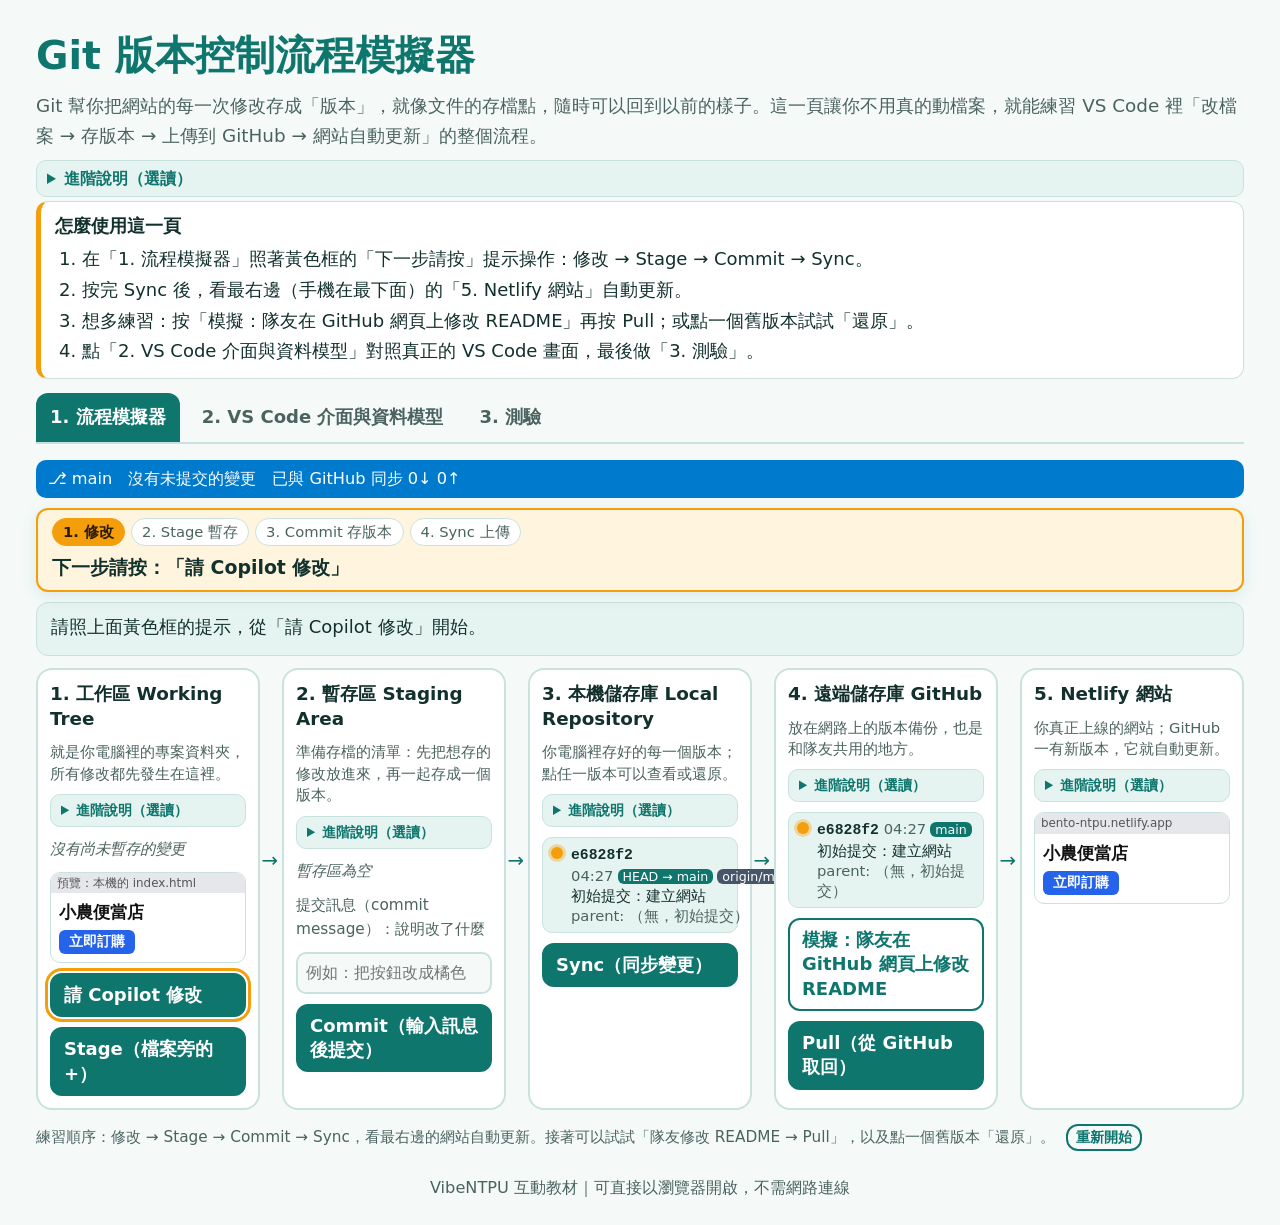
<file: lectures/wk01_1007_saas-storefront/slides/git_flow.html>
<!DOCTYPE html>
<html lang="zh-Hant">
<head>
<meta charset="UTF-8">
<meta name="viewport" content="width=device-width, initial-scale=1">
<title>Git 存檔點模擬器</title>
<style>
:root{
  --primary:#0f766e; --primary-2:#14b8a6; --accent:#f59e0b;
  --bg:#f5faf9; --surface:#fff; --surface-2:#e6f4f1;
  --text:#12302c; --muted:#4b635f; --border:#c9e2dd;
  --bad:#b91c1c; --bad-bg:#fdecec; --good:#15803d; --good-bg:#e8f7ec;
  --warn-bg:#fff5de; --vs-bg:#f3f3f3; --vs-side:#ffffff; --vs-act:#2c2c2c; --vs-status:#007acc;
  --shadow:0 4px 16px rgba(15,118,110,.12); --radius:16px;
}
@media (prefers-color-scheme: dark){
  :root{
    --primary:#2dd4bf; --primary-2:#14b8a6; --accent:#fbbf24;
    --bg:#0b1716; --surface:#12211f; --surface-2:#183230;
    --text:#e3f4f1; --muted:#9dbab5; --border:#2a4a46;
    --bad:#f87171; --bad-bg:#3a1a1a; --good:#4ade80; --good-bg:#143321;
    --warn-bg:#3a2c0d; --vs-bg:#1e1e1e; --vs-side:#252526; --vs-act:#333; --vs-status:#0e639c;
    --shadow:0 4px 16px rgba(0,0,0,.4);
  }
}
*{box-sizing:border-box}
html{font-size:18px}
body{margin:0;background:var(--bg);color:var(--text);font-family:"Noto Sans TC","PingFang TC","Microsoft JhengHei",system-ui,sans-serif;line-height:1.6;overflow-x:hidden}
.wrap{max-width:1240px;margin:0 auto;padding:16px}
header h1{margin:.2em 0 .1em;font-size:clamp(1.5rem,4vw,2.2rem);color:var(--primary)}
header p{margin:0 0 10px;color:var(--muted)}
button,input{font:inherit;color:inherit}
button{cursor:pointer}
:focus-visible{outline:3px solid var(--accent);outline-offset:2px}
.tabs{display:flex;flex-wrap:wrap;gap:8px;margin:8px 0 16px;border-bottom:2px solid var(--border)}
.tab{border:0;background:transparent;padding:10px 14px;border-radius:12px 12px 0 0;font-weight:700;color:var(--muted)}
.tab[aria-selected="true"]{background:var(--primary);color:#fff}
@media (prefers-color-scheme: dark){.tab[aria-selected="true"]{color:#06201d}}
[hidden]{display:none!important}
.card{background:var(--surface);border:1px solid var(--border);border-radius:var(--radius);padding:14px;box-shadow:var(--shadow)}
.btn{border:2px solid var(--primary);background:var(--primary);color:#fff;border-radius:12px;padding:8px 12px;font-weight:700;line-height:1.35;text-align:left}
@media (prefers-color-scheme: dark){.btn{color:#06201d}}
.btn.alt{background:transparent;color:var(--primary)}
.btn.amber{background:var(--accent);border-color:var(--accent);color:#2b1a00}
.btn:hover{filter:brightness(1.08)}
.btn:disabled{opacity:.55;cursor:not-allowed}
.small{font-size:.85rem;color:var(--muted)}
/* status + messages */
.statusbar{display:flex;flex-wrap:wrap;gap:6px 16px;align-items:center;background:var(--vs-status);color:#fff;border-radius:10px;padding:6px 12px;font-size:.9rem;margin-bottom:10px}
.statusbar b{font-weight:700}
.msg{border-radius:12px;padding:10px 14px;margin-bottom:12px;border:1px solid var(--border);background:var(--surface-2);min-height:3em}
.msg.good{background:var(--good-bg);border-color:var(--good)}
.msg.bad{background:var(--warn-bg);border-color:var(--accent)}
.msg .row{display:flex;flex-wrap:wrap;gap:8px;margin-top:8px}
/* zones */
.zones{display:grid;grid-template-columns:repeat(5,minmax(0,1fr));gap:22px}
.zone{position:relative;background:var(--surface);border:2px solid var(--border);border-radius:var(--radius);padding:12px;display:flex;flex-direction:column;gap:10px;min-width:0;transition:border-color .3s,box-shadow .3s}
.zone:not(:last-child)::after{content:"→";position:absolute;right:-20px;top:40%;font-size:1.1rem;color:var(--primary)}
.zone h2{margin:0;font-size:1.02rem;line-height:1.35}
.zone .desc{margin:0;font-size:.82rem;color:var(--muted);line-height:1.45}
.zone.flash{border-color:var(--accent);box-shadow:0 0 0 4px rgba(245,158,11,.35)}
@media (max-width:1020px){
  .zones{grid-template-columns:1fr;gap:26px}
  .zone:not(:last-child)::after{content:"↓";right:auto;left:50%;top:auto;bottom:-26px;transform:translateX(-50%)}
}
.file{display:flex;align-items:center;gap:6px;background:var(--surface-2);border-radius:8px;padding:4px 8px;font-family:ui-monospace,Consolas,monospace;font-size:.85rem;min-width:0}
.file .nm{flex:1;min-width:0;overflow-wrap:anywhere}
.badge{font-weight:800;border-radius:6px;padding:0 6px;font-size:.8rem}
.badge.M{color:#b45309;background:#fde7c2}
.badge.U{color:#15803d;background:#d7f5df}
.empty{font-size:.85rem;color:var(--muted);font-style:italic}
.zone input{width:100%;border:2px solid var(--border);border-radius:10px;padding:6px 8px;background:var(--bg);font-size:.9rem}
.choices{display:flex;flex-wrap:wrap;gap:6px}
.choices .btn{font-size:.85rem;padding:4px 8px}
/* mini page */
.mini{border:1px solid var(--border);border-radius:10px;overflow:hidden;background:#fff;color:#1f2937;font-size:.78rem;line-height:1.4}
.mini .bar{background:#e5e7eb;padding:2px 6px;font-size:.66rem;color:#555;white-space:nowrap;overflow:hidden;text-overflow:ellipsis}
.mini .body{padding:8px}
.mini h3{margin:0 0 6px;font-size:.92rem;color:#111}
.mini .cta{display:inline-block;color:#fff;border-radius:6px;padding:2px 10px;font-weight:700}
.mini .sec{margin-top:6px;background:#f1f5f9;border-radius:6px;padding:3px 6px}
.mini.old{opacity:.6}
/* timeline */
.timeline{list-style:none;margin:0;padding:0;display:flex;flex-direction:column;gap:6px}
.node{width:100%;display:flex;gap:8px;align-items:flex-start;border:1px solid var(--border);background:var(--surface-2);border-radius:10px;padding:6px 8px;text-align:left;font-size:.82rem;line-height:1.35}
.node .dot{flex:0 0 12px;height:12px;border-radius:50%;background:var(--primary-2);margin-top:3px}
.node.head .dot{background:var(--accent);box-shadow:0 0 0 3px rgba(245,158,11,.35)}
.node code{font-weight:700}
.node .t{color:var(--muted)}
.node.sel{outline:3px solid var(--accent)}
.tag{font-size:.7rem;border-radius:6px;padding:0 5px;background:var(--primary);color:#fff;margin-left:4px;white-space:nowrap}
@media (prefers-color-scheme: dark){.tag{color:#06201d}}
.progress{height:10px;background:var(--surface-2);border-radius:6px;overflow:hidden}
.progress i{display:block;height:100%;width:0;background:linear-gradient(90deg,var(--primary-2),var(--accent));transition:width .2s linear}
.caption{background:var(--good-bg);border:1px solid var(--good);border-radius:8px;padding:6px 8px;font-size:.85rem}
.packet{position:fixed;z-index:50;font:700 .72rem/1 ui-monospace,Consolas,monospace;letter-spacing:.04em;background:var(--primary);color:#fff;border-radius:6px;padding:5px 8px;box-shadow:0 2px 8px rgba(0,0,0,.25);pointer-events:none;transition:transform .8s ease-in-out,opacity .3s}
.i{width:16px;height:16px;fill:none;stroke:currentColor;stroke-width:1.8;stroke-linecap:round;stroke-linejoin:round;vertical-align:-3px;flex:none}
.vs .act .i{width:22px;height:22px}
.model{margin-top:18px}
.model dl{display:grid;grid-template-columns:minmax(0,11em) minmax(0,1fr);gap:6px 14px;margin:0}
.model dt{font-weight:700;color:var(--primary)}
.model dd{margin:0}
@media (max-width:600px){.model dl{grid-template-columns:1fr}.model dd{margin-bottom:6px}}
.preview{margin-top:14px}
.preview h3{margin:0 0 6px}
.preview .grid{display:grid;grid-template-columns:minmax(0,260px) minmax(0,1fr);gap:14px;align-items:start}
@media (max-width:640px){.preview .grid{grid-template-columns:1fr}}
/* tab2 VS Code mock */
.vsgrid{display:grid;grid-template-columns:minmax(0,520px) minmax(0,1fr);gap:18px;align-items:start}
@media (max-width:900px){.vsgrid{grid-template-columns:1fr}}
.vs{position:relative;background:var(--vs-bg);border:1px solid var(--border);border-radius:12px;overflow:hidden;font-family:"Segoe UI",system-ui,sans-serif;font-size:.82rem;color:var(--text)}
.vs .main{display:flex;min-height:330px}
.vs .act{width:48px;flex:0 0 48px;background:var(--vs-act);display:flex;flex-direction:column;align-items:center;gap:14px;padding-top:12px;color:#aaa;font-size:1.1rem}
.vs .act span{display:flex;justify-content:center;padding:4px 0}
.vs .act .on{color:#fff;border-left:3px solid #fff;background:#505050;width:100%;text-align:center}
.vs .side{flex:1;min-width:0;background:var(--vs-side);padding:10px 42px 14px 16px;display:flex;flex-direction:column;gap:8px}
.vs .ttl{font-size:.72rem;letter-spacing:.06em;color:var(--muted);font-weight:700}
.vs .inp{border:1px solid #0078d4;border-radius:3px;padding:4px 6px;color:var(--muted);background:var(--vs-bg)}
.vs .cbtn{background:#0078d4;color:#fff;text-align:center;border-radius:3px;padding:4px}
.vs .sbtn{background:#0078d4;color:#fff;text-align:center;border-radius:3px;padding:4px}
.vs .li{display:flex;align-items:center;gap:6px;padding:2px 4px}
.vs .li .nm{flex:1;min-width:0}
.vs .plus{border:1px solid var(--border);border-radius:3px;padding:0 5px;font-weight:700}
.vs .status{background:var(--vs-status);color:#fff;display:flex;gap:14px;padding:4px 44px 4px 10px;font-size:.78rem}
.co{position:absolute;width:26px;height:26px;border-radius:50%;border:2px solid #fff;background:var(--accent);color:#2b1a00;font-weight:800;font-size:.95rem;display:flex;align-items:center;justify-content:center;box-shadow:0 2px 6px rgba(0,0,0,.35);padding:0;z-index:2}
.co[aria-pressed="true"]{background:#dc2626;color:#fff}
.explain{min-height:9em}
.explain h3{margin-top:0;color:var(--primary)}
table{border-collapse:collapse;width:100%;font-size:.92rem}
th,td{border:1px solid var(--border);padding:6px 8px;text-align:left;vertical-align:top}
th{background:var(--surface-2)}
td code{font-family:ui-monospace,Consolas,monospace;overflow-wrap:anywhere}
kbd{border:1px solid var(--border);border-bottom-width:3px;border-radius:6px;padding:0 5px;background:var(--surface-2);font-family:inherit}
/* quiz */
.q{margin-bottom:14px}
.q h3{margin:0 0 8px;font-size:1.02rem}
.opts{display:flex;flex-direction:column;gap:6px}
.opt{border:2px solid var(--border);background:var(--surface-2);border-radius:10px;padding:8px 10px;text-align:left}
.opt.right{border-color:var(--good);background:var(--good-bg)}
.opt.wrong{border-color:var(--bad);background:var(--bad-bg)}
.fb{margin-top:6px}
.score{font-size:1.2rem;font-weight:800;color:var(--primary)}
/* 使用說明、下一步提示與選讀 */
.howto{background:var(--surface);border:1px solid var(--border);border-left:5px solid var(--accent);border-radius:12px;padding:10px 14px;margin:4px 0 14px}
.howto h2{font-size:1rem;margin:0 0 4px}
.howto ol{margin:0;padding-left:1.5em}
.howto li{margin:2px 0}
.lead{font-size:1.02rem}
.plain{font-weight:600;margin:.2em 0 .5em}
details.more{margin-top:8px;border:1px solid var(--border);border-radius:10px;padding:5px 10px;background:var(--surface-2);font-size:.88rem;font-weight:400;color:var(--text)}
details.more summary{cursor:pointer;font-weight:700;color:var(--primary)}
details.more[open] summary{margin-bottom:6px}
details.more p{margin:.3em 0}
.zone details.more{margin-top:0;font-size:.8rem;line-height:1.45}
.guide{position:sticky;top:0;z-index:20;border:2px solid var(--accent);background:var(--warn-bg);border-radius:12px;padding:8px 14px;margin-bottom:10px;box-shadow:var(--shadow)}
.gsteps{list-style:none;display:flex;flex-wrap:wrap;gap:6px;margin:0 0 6px;padding:0}
.gsteps li{border:1.5px solid var(--border);border-radius:999px;padding:1px 10px;font-size:.82rem;background:var(--surface);color:var(--muted)}
.gsteps li.done{border-color:var(--good);color:var(--good);font-weight:700}
.gsteps li.cur{border-color:var(--accent);background:var(--accent);color:#2b1a00;font-weight:800}
.next{margin:0;font-size:1.05rem;font-weight:800}
.next-target{outline:3px solid var(--accent)!important;outline-offset:2px;animation:pulse 1.6s ease-in-out infinite}
@keyframes pulse{0%,100%{box-shadow:0 0 0 0 rgba(245,158,11,.6)}50%{box-shadow:0 0 0 7px rgba(245,158,11,0)}}
@media (max-width:600px){.gsteps li{font-size:.75rem;padding:0 8px}.next{font-size:.95rem}}
footer{margin:24px 0 8px;text-align:center;color:var(--muted);font-size:.9rem}
@media (prefers-reduced-motion: reduce){
  *,*::before,*::after{animation:none!important;transition:none!important}
}
</style>
</head>
<body>
<div class="wrap">
<header>
  <h1>Git 版本控制流程模擬器</h1>
  <p class="lead">Git 幫你把網站的每一次修改存成「版本」，就像文件的存檔點，隨時可以回到以前的樣子。這一頁讓你不用真的動檔案，就能練習 VS Code 裡「改檔案 → 存版本 → 上傳到 GitHub → 網站自動更新」的整個流程。</p>
  <details class="more"><summary>進階說明（選讀）</summary><p>Git 是分散式版本控制系統（distributed version control system）：每位開發者的電腦都保有完整的版本歷史，並透過遠端儲存庫（remote repository，本課程使用 GitHub）交換變更。本頁模擬 VS Code「原始檔控制」面板的操作，呈現檔案如何從<b>工作區</b>經<b>暫存區</b>成為<b>本機提交（commit）</b>，再推送至 GitHub，並觸發 Netlify 自動部署。</p></details>
</header>
<section class="howto" aria-labelledby="howtoT">
  <h2 id="howtoT">怎麼使用這一頁</h2>
  <ol>
    <li>在「1. 流程模擬器」照著黃色框的「下一步請按」提示操作：修改 → Stage → Commit → Sync。</li>
    <li>按完 Sync 後，看最右邊（手機在最下面）的「5. Netlify 網站」自動更新。</li>
    <li>想多練習：按「模擬：隊友在 GitHub 網頁上修改 README」再按 Pull；或點一個舊版本試試「還原」。</li>
    <li>點「2. VS Code 介面與資料模型」對照真正的 VS Code 畫面，最後做「3. 測驗」。</li>
  </ol>
</section>

<div class="tabs" role="tablist" aria-label="教材分頁">
  <button class="tab" role="tab" id="t1" aria-controls="p1" aria-selected="true">1. 流程模擬器</button>
  <button class="tab" role="tab" id="t2" aria-controls="p2" aria-selected="false" tabindex="-1">2. VS Code 介面與資料模型</button>
  <button class="tab" role="tab" id="t3" aria-controls="p3" aria-selected="false" tabindex="-1">3. 測驗</button>
</div>

<!-- ============ TAB 1 ============ -->
<section class="panel" id="p1" role="tabpanel" aria-labelledby="t1">
  <div class="statusbar" aria-label="模擬 VS Code 狀態列"><span>⎇ main</span><span id="stChanges"></span><span id="stSync"></span></div>
  <div class="guide" id="guide">
    <ol class="gsteps" aria-label="練習進度">
      <li data-g="0">1. 修改</li><li data-g="1">2. Stage 暫存</li><li data-g="2">3. Commit 存版本</li><li data-g="3">4. Sync 上傳</li>
    </ol>
    <p class="next" id="nextHint" aria-live="polite">下一步請按：「請 Copilot 修改」</p>
  </div>
  <div class="msg" id="msg" role="status" aria-live="polite">請照上面黃色框的提示，從「請 Copilot 修改」開始。</div>

  <div class="zones">
    <div class="zone" id="zW">
      <h2>1. 工作區 Working Tree</h2>
      <p class="desc">就是你電腦裡的專案資料夾，所有修改都先發生在這裡。</p>
      <details class="more"><summary>進階說明（選讀）</summary><p>本機專案資料夾中的實際檔案。所有編輯都先發生在這裡，Git 會比對它與最近一次提交的差異。</p></details>
      <div id="wFiles"></div>
      <div id="wMini"></div>
      <button class="btn" id="bCopilot" aria-expanded="false" aria-controls="copChoices">請 Copilot 修改</button>
      <div class="choices" id="copChoices" hidden>
        <button class="btn alt" data-c="title">改標題</button>
        <button class="btn alt" data-c="color">改按鈕顏色</button>
        <button class="btn alt" data-c="section">加一個區塊</button>
      </div>
      <button class="btn" id="bStage">Stage（檔案旁的 +）</button>
    </div>

    <div class="zone" id="zS">
      <h2>2. 暫存區 Staging Area</h2>
      <p class="desc">準備存檔的清單：先把想存的修改放進來，再一起存成一個版本。</p>
      <details class="more"><summary>進階說明（選讀）</summary><p>又稱索引（index），用來挑選「下一次提交要包含哪些變更」，讓一次提交只記錄一件相關的修改。</p></details>
      <div id="sFiles"></div>
      <label for="cmsg" class="small">提交訊息（commit message）：說明改了什麼</label>
      <input id="cmsg" type="text" placeholder="例如：把按鈕改成橘色" autocomplete="off">
      <button class="btn" id="bCommit">Commit（輸入訊息後提交）</button>
    </div>

    <div class="zone" id="zL">
      <h2>3. 本機儲存庫 Local Repository</h2>
      <p class="desc">你電腦裡存好的每一個版本；點任一版本可以查看或還原。</p>
      <details class="more"><summary>進階說明（選讀）</summary><p>提交歷史。每個 commit 以雜湊值（hash）識別，並記錄其父提交（parent），串成一條版本鏈。點選任一提交可檢視內容。<code>origin/main</code> 標示本機所知的遠端最新位置（remote-tracking branch）。</p></details>
      <ol class="timeline" id="lTimeline"></ol>
      <button class="btn" id="bSync">Sync（同步變更）</button>
    </div>

    <div class="zone" id="zR">
      <h2>4. 遠端儲存庫 GitHub</h2>
      <p class="desc">放在網路上的版本備份，也是和隊友共用的地方。</p>
      <details class="more"><summary>進階說明（選讀）</summary><p>託管於 GitHub 的遠端儲存庫（remote，預設名稱 origin），作為團隊共用的版本來源。收到新提交時，會以 webhook 通知 Netlify。</p></details>
      <ol class="timeline" id="rTimeline"></ol>
      <button class="btn alt" id="bMate">模擬：隊友在 GitHub 網頁上修改 README</button>
      <button class="btn" id="bPull">Pull（從 GitHub 取回）</button>
    </div>

    <div class="zone" id="zN">
      <h2>5. Netlify 網站</h2>
      <p class="desc">你真正上線的網站；GitHub 一有新版本，它就自動更新。</p>
      <details class="more"><summary>進階說明（選讀）</summary><p>與 GitHub repo 連結的託管服務。偵測到新提交後自動建置並部署，即持續部署（CD）。</p></details>
      <div id="nMini"></div>
      <div id="nDeploy" hidden>
        <div class="small" id="nDeployTxt">收到通知，部署中…</div>
        <div class="progress" role="progressbar" aria-label="部署進度" aria-valuemin="0" aria-valuemax="100" aria-valuenow="0"><i id="nBar"></i></div>
      </div>
      <div class="caption" id="nCap" hidden>更新完成：你沒有動 Netlify，網站就自動換成最新版本了（自動部署）。</div>
    </div>
  </div>

  <div class="card preview" id="preview" hidden>
    <h3 id="pvTitle">檢視提交</h3>
    <div class="grid">
      <div id="pvMini"></div>
      <div>
        <p id="pvInfo"></p>
        <p class="plain">左邊是這個版本當時的樣子。按「還原成這一版」會新增一個版本，把網站改回這個樣子，以前的版本都會留著。</p>
        <details class="more"><summary>進階說明（選讀）</summary><p class="small"><b>檢視（checkout）</b>：將工作區暫時切換到該提交的內容，檢視後可回到最新狀態。<br>
        <b>還原（revert）</b>：不刪除任何既有提交，而是<b>新增一個提交</b>來抵銷之後的變更，使內容回到該版本。由於歷史保持完整，已推送到 GitHub 的提交也能安全還原，這是團隊協作時的建議做法。</p></details>
        <div class="row" style="display:flex;flex-wrap:wrap;gap:8px">
          <button class="btn amber" id="bRevert">還原成這一版（新增一個提交）</button>
          <button class="btn alt" id="bClosePv">回到現在</button>
        </div>
      </div>
    </div>
  </div>

  <p class="small" style="margin-top:14px">練習順序：修改 → Stage → Commit → Sync，看最右邊的網站自動更新。接著可以試試「隊友修改 README → Pull」，以及點一個舊版本「還原」。
    <button class="btn alt" id="bReset" style="font-size:.8rem;padding:2px 8px;margin-left:6px">重新開始</button></p>
</section>

<!-- ============ TAB 2 ============ -->
<section class="panel" id="p2" role="tabpanel" aria-labelledby="t2" hidden>
  <p>下圖是 VS Code「原始檔控制」面板的樣子。點圖上的<b>黃色編號</b>，右邊（手機在下方）會說明那個按鈕是做什麼的。快捷鍵：<kbd>Ctrl</kbd>+<kbd>Shift</kbd>+<kbd>G</kbd>（Mac：<kbd>⌃</kbd><kbd>⇧</kbd><kbd>G</kbd>）直接打開這個面板。</p>
  <div class="vsgrid">
    <div class="vs" aria-label="VS Code 原始檔控制面板示意圖">
      <div class="main">
        <div class="act" aria-hidden="true"><span><svg class="i" viewBox="0 0 24 24" aria-hidden="true"><path d="M14 3H7a2 2 0 0 0-2 2v14a2 2 0 0 0 2 2h10a2 2 0 0 0 2-2V8z"/><path d="M14 3v5h5"/></svg></span><span><svg class="i" viewBox="0 0 24 24" aria-hidden="true"><circle cx="11" cy="11" r="6"/><path d="M20 20l-4.5-4.5"/></svg></span><span class="on"><svg class="i" viewBox="0 0 24 24" aria-hidden="true"><circle cx="6" cy="5" r="2"/><circle cx="6" cy="19" r="2"/><circle cx="18" cy="8" r="2"/><path d="M6 7v10"/><path d="M18 10c0 4-6 3-12 7"/></svg></span><span><svg class="i" viewBox="0 0 24 24" aria-hidden="true"><path d="M7 4l12 8-12 8z"/></svg></span></div>
        <div class="side">
          <div class="ttl">原始檔控制 SOURCE CONTROL</div>
          <div class="inp">訊息 (Ctrl+Enter 以提交)</div>
          <div class="cbtn"><svg class="i" viewBox="0 0 24 24" aria-hidden="true"><path d="M5 12l5 5 9-10"/></svg> Commit</div>
          <div class="ttl" style="margin-top:4px">變更 CHANGES <span class="badge M" style="float:right">2</span></div>
          <div class="li"><svg class="i" viewBox="0 0 24 24" aria-hidden="true"><path d="M14 3H7a2 2 0 0 0-2 2v14a2 2 0 0 0 2 2h10a2 2 0 0 0 2-2V8z"/><path d="M14 3v5h5"/></svg><span class="nm">index.html</span><span class="plus">+</span><span class="badge M">M</span></div>
          <div class="li"><svg class="i" viewBox="0 0 24 24" aria-hidden="true"><path d="M14 3H7a2 2 0 0 0-2 2v14a2 2 0 0 0 2 2h10a2 2 0 0 0 2-2V8z"/><path d="M14 3v5h5"/></svg><span class="nm">style.css</span><span class="plus">+</span><span class="badge U">U</span></div>
          <div class="sbtn" style="margin-top:10px"><svg class="i" viewBox="0 0 24 24" aria-hidden="true"><path d="M20 11a8 8 0 0 0-14.3-4.9L4 8"/><path d="M4 4v4h4"/><path d="M4 13a8 8 0 0 0 14.3 4.9L20 16"/><path d="M20 20v-4h-4"/></svg> 同步變更 1↑</div>
        </div>
      </div>
      <div class="status"><span>⎇ main</span><span><svg class="i" viewBox="0 0 24 24" aria-hidden="true"><path d="M20 11a8 8 0 0 0-14.3-4.9L4 8"/><path d="M4 4v4h4"/><path d="M4 13a8 8 0 0 0 14.3 4.9L20 16"/><path d="M20 20v-4h-4"/></svg> 0↓ 1↑</span><span><svg class="i" viewBox="0 0 24 24" aria-hidden="true"><path d="M7 18a4.5 4.5 0 0 1-.6-9A6 6 0 0 1 18 8.5a4.5 4.5 0 0 1-.5 9.5z"/></svg></span></div>
      <button class="co" data-k="1" aria-pressed="false" aria-label="說明 1" style="left:36px;top:128px">1</button>
      <button class="co" data-k="2" aria-pressed="false" aria-label="說明 2" style="left:36px;top:178px">2</button>
      <button class="co" data-k="3" aria-pressed="false" aria-label="說明 3" style="right:8px;top:180px">3</button>
      <button class="co" data-k="4" aria-pressed="false" aria-label="說明 4" style="right:8px;top:36px">4</button>
      <button class="co" data-k="5" aria-pressed="false" aria-label="說明 5" style="right:8px;top:74px">5</button>
      <button class="co" data-k="6" aria-pressed="false" aria-label="說明 6" style="right:8px;top:240px">6</button>
      <button class="co" data-k="7" aria-pressed="false" aria-label="說明 7" style="right:8px;bottom:1px">7</button>
    </div>
    <div class="card explain" id="explain" aria-live="polite">
      <h3>介面說明</h3>
      <p>請點左圖任一個黃色編號。建議一個一個看，並在自己的 VS Code 裡找到同樣的位置。</p>
    </div>
  </div>

  <div class="card model">
    <h2 style="font-size:1.2rem;margin-top:0">2.1 Git 的資料模型</h2>
    <p class="plain">Git 把每一次存檔記成一個「提交（commit）」，一個接一個串起來，所以隨時可以看到或回到任何一個舊版本。</p>
    <details class="more"><summary>進階說明（選讀）</summary>
    <dl>
      <dt>提交 commit</dt><dd>專案在某一時間點的完整快照（snapshot），連同作者、時間、提交訊息，以及<b>父提交（parent）</b>的識別碼。除第一個提交外，每個提交都指向其父提交，因此歷史形成一條可回溯的鏈。</dd>
      <dt>雜湊值 hash</dt><dd>Git 依提交內容（含父提交）計算出的 40 位十六進位識別碼（傳統為 SHA-1），介面通常只顯示前 7 碼。內容只要有任何改變，雜湊值就不同，因此可用來確認歷史未被竄改。</dd>
      <dt>分支 branch</dt><dd>指向某個提交的可移動指標。新增提交時，目前分支（例如 <code>main</code>）會前進到新提交。</dd>
      <dt>遠端 remote</dt><dd>另一份儲存庫的位址，clone 時預設命名為 <code>origin</code>，本課程即為 GitHub 上的 repo。</dd>
      <dt>遠端追蹤分支</dt><dd>如 <code>origin/main</code>，記錄「上次與遠端通訊時，遠端 main 的位置」。它只在 fetch、pull、push 時更新；VS Code 顯示的 ↑（ahead）與 ↓（behind）即為本機 <code>main</code> 與 <code>origin/main</code> 相差的提交數。</dd>
      <dt>Sync</dt><dd>VS Code 的「同步變更」依序執行 pull（取回並合併遠端提交）與 push（上傳本機提交）。若兩邊修改同一段內容，會產生合併衝突（merge conflict），需人工決定保留哪個版本。</dd>
    </dl>
    </details>
  </div>

  <h2 style="font-size:1.2rem;margin-top:24px">2.2 VS Code 按鈕與 Git 指令對照</h2>
  <p class="small">不需背誦指令；了解 VS Code 的按鈕在背後執行哪些指令，有助於閱讀錯誤訊息與官方文件。</p>
  <div class="card" style="padding:0;overflow:hidden">
  <table>
    <thead><tr><th>VS Code 按鈕</th><th>對應指令</th><th>作用</th></tr></thead>
    <tbody>
      <tr><td>Clone 複製存放庫</td><td><code>git clone 網址</code></td><td>下載遠端儲存庫的完整歷史，並設定 origin</td></tr>
      <tr><td>＋ Stage 暫存</td><td><code>git add 檔案</code></td><td>將檔案目前的內容加入暫存區</td></tr>
      <tr><td>Commit</td><td><code>git commit -m "訊息"</code></td><td>以暫存區內容建立新提交</td></tr>
      <tr><td>Sync（同步變更）</td><td><code>git pull</code> 後 <code>git push</code></td><td>先取回遠端提交，再上傳本機提交</td></tr>
      <tr><td>Pull</td><td><code>git pull</code></td><td>fetch 遠端提交並合併至目前分支</td></tr>
      <tr><td>Timeline / 歷史</td><td><code>git log</code></td><td>列出提交歷史</td></tr>
    </tbody>
  </table>
  </div>
</section>

<!-- ============ TAB 3 ============ -->
<section class="panel" id="p3" role="tabpanel" aria-labelledby="t3" hidden>
  <p>共 5 題，每題選完會顯示一句話解析。</p>
  <div id="quiz"></div>
  <div class="card" id="scoreBox" aria-live="polite"><span class="score" id="score">得分：0 / 5</span> <span id="party"></span>
    <button class="btn alt" id="bQuizReset" style="margin-left:8px;font-size:.85rem;padding:3px 10px">重新作答</button></div>
</section>

<footer>VibeNTPU 互動教材｜可直接以瀏覽器開啟，不需網路連線</footer>
</div>

<script>
(function(){
'use strict';
var $=function(id){return document.getElementById(id)};
var reduce=window.matchMedia&&matchMedia('(prefers-reduced-motion: reduce)').matches;

/* ---------- Tabs ---------- */
var tabs=[].slice.call(document.querySelectorAll('.tab'));
function selectTab(t){
  tabs.forEach(function(x){var on=x===t;x.setAttribute('aria-selected',on);x.tabIndex=on?0:-1;$(x.getAttribute('aria-controls')).hidden=!on;});
}
tabs.forEach(function(t,i){
  t.addEventListener('click',function(){selectTab(t)});
  t.addEventListener('keydown',function(e){
    var d=e.key==='ArrowRight'?1:e.key==='ArrowLeft'?-1:0;
    if(d){var n=tabs[(i+d+tabs.length)%tabs.length];selectTab(n);n.focus();e.preventDefault();}
  });
});

/* ---------- Simulator state ---------- */
var TITLES=['小農便當店','小農便當｜今日特餐','北大小農便當','現做便當，準時供應'];
var COLORS=[['#2563eb','藍色'],['#f97316','橘色'],['#16a34a','綠色'],['#db2777','粉紅色']];
var SECS=['顧客評價','營業時間','店面地圖'];
var S;
function clone(o){return JSON.parse(JSON.stringify(o))}
function eq(a,b){return JSON.stringify(a)===JSON.stringify(b)}
function hash(){var h='';for(var i=0;i<7;i++)h+='0123456789abcdef'[Math.floor(Math.random()*16)];return h}
function now(){var d=new Date();return ('0'+d.getHours()).slice(-2)+':'+('0'+d.getMinutes()).slice(-2)}
function reset(){
  var base={page:{t:0,c:0,s:0},readme:'# 小農便當店'};
  var c0={h:hash(),p:null,m:'初始提交：建立網站',time:now(),content:base};
  S={working:clone(base),index:clone(base),local:[c0],remote:[clone(c0)],site:clone(base.page),track:c0.h,
     sel:null,deploying:false,copIdx:{t:0,c:0,s:0}};
  $('nCap').hidden=true;$('preview').hidden=true;$('cmsg').value='';
  render();
}
function head(){return S.local[S.local.length-1]}
function workChanges(){ // files differing working vs index
  var f=[];if(!eq(S.working.page,S.index.page))f.push('index.html');if(S.working.readme!==S.index.readme)f.push('README.md');return f}
function stagedChanges(){
  var h=head().content,f=[];if(!eq(S.index.page,h.page))f.push('index.html');if(S.index.readme!==h.readme)f.push('README.md');return f}
function hasHash(list,h){return list.some(function(c){return c.h===h})}
function ahead(){return S.local.filter(function(c){return !hasHash(S.remote,c.h)}).length}
function behind(){return S.remote.filter(function(c){return !hasHash(S.local,c.h)}).length}

function mini(page,label,old){
  var col=COLORS[page.c][0],secs='';
  for(var i=0;i<page.s;i++)secs+='<div class="sec">'+SECS[i]+'</div>';
  return '<div class="mini'+(old?' old':'')+'"><div class="bar">'+label+'</div><div class="body"><h3>'+TITLES[page.t]+
    '</h3><span class="cta" style="background:'+col+'">立即訂購</span>'+secs+'</div></div>';
}
function fileRow(name,badge,btn){
  return '<div class="file"><svg class="i" viewBox="0 0 24 24" aria-hidden="true"><path d="M14 3H7a2 2 0 0 0-2 2v14a2 2 0 0 0 2 2h10a2 2 0 0 0 2-2V8z"/><path d="M14 3v5h5"/></svg><span class="nm">'+name+'</span>'+(btn||'')+'<span class="badge '+badge+'" title="'+(badge==='M'?'Modified 已修改':'Untracked')+'">'+badge+'</span></div>';
}
function esc(s){return String(s).replace(/[&<>"]/g,function(c){return {'&':'&amp;','<':'&lt;','>':'&gt;','"':'&quot;'}[c]})}
function timeline(list,el,isLocal){
  var html='',hd=list[list.length-1];
  for(var i=list.length-1;i>=0;i--){
    var c=list[i],tags='';
    if(c===hd)tags+='<span class="tag">'+(isLocal?'HEAD → main':'main')+'</span>';
    if(isLocal&&c.h===S.track)tags+='<span class="tag" style="background:#475569;color:#fff">origin/main</span>';
    if(isLocal&&!hasHash(S.remote,c.h))tags+='<span class="tag" style="background:var(--accent);color:#2b1a00">未推送 ↑</span>';
    if(c.mate)tags+='<span class="tag" style="background:#7c3aed;color:#fff">隊友</span>';
    var inner='<span class="dot"></span><span><code>'+c.h+'</code> <span class="t">'+c.time+'</span>'+tags+'<br>'+esc(c.m)+'<br><span class="t">parent: '+(c.p||'（無，初始提交）')+'</span></span>';
    if(isLocal)html+='<li><button class="node'+(c===hd?' head':'')+(S.sel===c.h?' sel':'')+'" data-h="'+c.h+'" aria-label="提交 '+c.h+'：'+esc(c.m)+'，點選以檢視">'+inner+'</button></li>';
    else html+='<li><div class="node'+(c===hd?' head':'')+'">'+inner+'</div></li>';
  }
  el.innerHTML=html;
}
function render(){
  var w=workChanges(),s=stagedChanges(),a=ahead(),b=behind();
  $('wFiles').innerHTML=w.length?w.map(function(f){return fileRow(f,'M','')}).join(''):'<div class="empty">沒有尚未暫存的變更</div>';
  $('wMini').innerHTML=mini(S.working.page,'預覽：本機的 index.html');
  $('sFiles').innerHTML=s.length?s.map(function(f){return fileRow(f,'M','')}).join(''):'<div class="empty">暫存區為空</div>';
  timeline(S.local,$('lTimeline'),true);
  timeline(S.remote,$('rTimeline'),false);
  $('nMini').innerHTML=mini(S.site,'bento-ntpu.netlify.app');
  var n=w.length+s.length;
  $('stChanges').textContent=n?(n+' 個變更尚未提交'+(s.length?'（'+s.length+' 個已暫存）':'')):'沒有未提交的變更';
  var sync=[];
  if(a)sync.push('領先 origin/main '+a+' 個提交 ↑'+a);
  if(b)sync.push('GitHub 上有 '+b+' 個尚未取回的提交 ↓'+b);
  $('stSync').textContent=sync.length?sync.join('；'):'已與 GitHub 同步 0↓ 0↑';
  $('bSync').textContent='Sync（同步變更）'+(a||b?' '+b+'↓ '+a+'↑':'');
  updateGuide();
}
/* 下一步提示：依目前狀態告訴學生該按哪個按鈕，並把該按鈕框起來 */
function updateGuide(){
  if(!S)return;
  var w=workChanges().length,st=stagedChanges().length,a=ahead(),b=behind(),cur,txt,target;
  var choicesOpen=!$('copChoices').hidden;
  if(S.deploying){cur=4;txt='Netlify 正在更新網站，請看最右邊（手機在最下面）的「5. Netlify 網站」。';target=null;}
  else if(choicesOpen){cur=0;txt='下一步請按：選一個修改項目，例如「改按鈕顏色」';target='copChoices';}
  else if(w){cur=1;txt='下一步請按：「Stage（檔案旁的 +）」，把修改放進準備存檔的清單';target='bStage';}
  else if(st){cur=2;
    if(!$('cmsg').value.trim()){txt='下一步請：在「提交訊息」框輸入一句說明（例如：把按鈕改成橘色），再按「Commit」';target='cmsg';}
    else{txt='下一步請按：「Commit（輸入訊息後提交）」，存成一個新版本';target='bCommit';}}
  else if(a){cur=3;txt='下一步請按：「Sync（同步變更）」，把新版本上傳到 GitHub';target='bSync';}
  else if(b){cur=4;txt='下一步請按：「Pull（從 GitHub 取回）」，把隊友的修改拿回你的電腦';target='bPull';}
  else if(S.local.length<2){cur=0;txt='下一步請按：「請 Copilot 修改」';target='bCopilot';}
  else{cur=4;txt='完成一輪了，網站已經自動更新。可以再按「請 Copilot 修改」練習一次，或試試「模擬：隊友在 GitHub 網頁上修改 README」、點一個舊版本「還原」。';target=null;}
  [].forEach.call(document.querySelectorAll('.gsteps li'),function(li){
    var g=+li.dataset.g;li.classList.toggle('done',g<cur);li.classList.toggle('cur',g===cur);
    if(g===cur)li.setAttribute('aria-current','step');else li.removeAttribute('aria-current');
  });
  $('nextHint').textContent=txt;
  [].forEach.call(document.querySelectorAll('.next-target'),function(x){x.classList.remove('next-target')});
  if(target)$(target).classList.add('next-target');
}
/* 訊息：先放一句白話，技術細節放進「進階說明（選讀）」 */
function say(html,kind,adv){var m=$('msg');m.className='msg'+(kind?' '+kind:'');
  m.innerHTML=html+(adv?'<details class="more"><summary>進階說明（選讀）</summary><p>'+adv+'</p></details>':'');}
function flash(id){var z=$(id);z.classList.add('flash');setTimeout(function(){z.classList.remove('flash')},900)}
function fly(from,to,label,cb){
  if(reduce){cb();return}
  var a=$(from).getBoundingClientRect(),b=$(to).getBoundingClientRect();
  var p=document.createElement('div');p.className='packet';p.textContent=label;p.setAttribute('aria-hidden','true');
  p.style.left=(a.left+a.width/2-14)+'px';p.style.top=(Math.min(a.top+60,innerHeight-60))+'px';
  document.body.appendChild(p);
  var dx=(b.left+b.width/2)-(a.left+a.width/2),dy=Math.min(b.top+60,innerHeight-60)-Math.min(a.top+60,innerHeight-60);
  requestAnimationFrame(function(){requestAnimationFrame(function(){p.style.transform='translate('+dx+'px,'+dy+'px)'})});
  setTimeout(function(){p.remove();cb()},850);
}

/* ---------- Actions ---------- */
$('bCopilot').addEventListener('click',function(){
  var c=$('copChoices');c.hidden=!c.hidden;this.setAttribute('aria-expanded',!c.hidden);
  if(!c.hidden)say('請選一個要修改的地方。實際上課時，你會在 Copilot Chat 用文字說明想改什麼，Copilot 會直接幫你改檔案。');
  updateGuide();
});
[].forEach.call(document.querySelectorAll('#copChoices .btn'),function(b){
  b.addEventListener('click',function(){
    var k=b.dataset.c,p=S.working.page,txt;
    if(k==='title'){p.t=(p.t+1)%TITLES.length;txt='標題改成「'+TITLES[p.t]+'」';}
    else if(k==='color'){p.c=(p.c+1)%COLORS.length;txt='按鈕改成'+COLORS[p.c][1];}
    else{if(p.s>=SECS.length){p.s=0;txt='移除所有區塊';}else{p.s++;txt='加上「'+SECS[p.s-1]+'」區塊';}}
    $('copChoices').hidden=true;$('bCopilot').setAttribute('aria-expanded','false');
    render();flash('zW');
    say('Copilot 已將'+txt+'。這只改了<b>你電腦裡的檔案</b>，網站還沒有變。',null,'檔案旁出現 <span class="badge M">M</span>（Modified，已修改）：Git 偵測到工作區與最近一次提交不同。');
    $('cmsg').placeholder='例如：'+txt.replace('標題改成','把標題改成').replace(/^按鈕改成/,'把按鈕改成');
  });
});
function doStage(){S.index=clone(S.working);render();flash('zS');}
$('bStage').addEventListener('click',function(){
  if(!workChanges().length){say('目前沒有可以放進暫存區的修改。請先按「請 Copilot 修改」。','bad');return}
  fly('zW','zS','git add',function(){doStage();say('已把修改放進「暫存區」（準備存檔的清單）。接著在提交訊息框寫一句說明，再按 Commit。','good','此動作對應指令 <code>git add</code>，將檔案目前的內容加入暫存區（index）。');$('cmsg').focus();});
});
function doCommit(msg){
  var c={h:hash(),p:head().h,m:msg,time:now(),content:clone(S.index)};
  S.local.push(c);$('cmsg').value='';render();flash('zL');
  var tip=/^(update|aaa+|test|123|改|修改|asdf|\.+)$/i.test(msg.trim())?'<br>建議：說明要寫清楚改了什麼，例如「把按鈕改成橘色」，以後回頭找才看得懂。':'';
  say('已存成一個新版本「'+esc(msg)+'」。這個版本目前<b>只在你的電腦裡</b>，網站還不會變。'+tip,'good','已建立提交 <code>'+c.h+'</code>，其父提交為 <code>'+c.p+'</code>。此提交只存在本機儲存庫，main 領先 origin/main，須 push（Sync）後遠端才會更新。');
}
$('bCommit').addEventListener('click',function(){
  var msg=$('cmsg').value.trim(),s=stagedChanges(),w=workChanges();
  if(!s.length&&!w.length){say('目前沒有修改可以存成版本。請先按「請 Copilot 修改」。','bad');return}
  if(!msg){say('請先在提交訊息框寫一句說明，例如「把按鈕改成橘色」。','bad');$('cmsg').focus();return}
  if(!s.length){
    say('暫存區是空的。這時 VS Code 會問你要不要把所有修改一起存成新版本，選「是」就可以。<div class="row"><button class="btn" id="bYes">是（全部暫存並 Commit）</button><button class="btn alt" id="bNo">取消</button></div>','bad');
    $('bYes').addEventListener('click',function(){doStage();doCommit(msg)});
    $('bNo').addEventListener('click',function(){say('已取消。你也可以先按 Stage，再按 Commit。')});
    $('bYes').focus();return;
  }
  doCommit(msg);
});
function applyReadme(r){ // teammate only edits README; carry it into local work
  S.local.forEach(function(c){c.content.readme=r});S.index.readme=r;S.working.readme=r;
}
function pullCore(){
  var inc=S.remote.filter(function(c){return !hasHash(S.local,c.h)});
  if(!inc.length)return 0;
  var mine=S.local.filter(function(c){return !hasHash(S.remote,c.h)});
  var r=S.remote[S.remote.length-1].content.readme;
  S.local=clone(S.remote).concat(mine);applyReadme(r);
  return inc.length;
}
function deploy(){
  S.deploying=true;$('nDeploy').hidden=false;updateGuide();
  if(innerWidth<=1020)setTimeout(function(){$('zN').scrollIntoView({behavior:reduce?'auto':'smooth',block:'nearest'})},300);$('nCap').hidden=true;var bar=$('nBar'),pg=bar.parentNode,t=0;
  $('nDeployTxt').textContent='GitHub 以 webhook 通知 Netlify：建置與部署中…';
  var iv=setInterval(function(){t+=10;bar.style.width=t+'%';pg.setAttribute('aria-valuenow',t);
    if(t>=100){clearInterval(iv);S.deploying=false;
      S.site=clone(S.remote[S.remote.length-1].content.page);render();flash('zN');
      $('nDeploy').hidden=true;bar.style.width='0';$('nCap').hidden=false;
      say('Netlify 已經把網站換成最新版本。你完全沒有動 Netlify，網站就自己更新了，這就是「自動部署」。','good','這就是<b>持續部署（Continuous Deployment, CD）</b>：Netlify 監看 GitHub 上的 repo，偵測到新提交後自動建置並部署。');
    }},250);
}
$('bSync').addEventListener('click',function(){
  if(S.deploying){say('Netlify 還在更新網站，請稍等一下。');return}
  var a=ahead(),b=behind();
  if(!a&&!b){
    var n=workChanges().length+stagedChanges().length;
    say(n?'目前沒有新版本可以上傳。你還有 '+n+' 個修改沒有存成版本，請先按 Commit。Sync 只會送出已經 Commit 的版本。':'目前沒有新版本可以上傳。請先修改並按 Commit。','bad');return}
  var pulled=b?pullCore():0;
  if(pulled)render();
  if(!a){say('已從 GitHub 拿回 '+pulled+' 個新版本；你這邊沒有要上傳的版本。','good','Sync 會先 pull（取回）再 push（上傳）。');return}
  fly('zL','zR','git push',function(){
    S.remote=clone(S.local);S.track=head().h;S.deploying=true;render();flash('zR');
    say((pulled?'已先拿回隊友的版本，再':'已')+'把 '+a+' 個版本上傳到 GitHub。GitHub 正在通知 Netlify 更新網站，請看最右邊。',null,(pulled?'Sync 先 pull 取回遠端提交，再 push。':'')+'push 後 origin/main 隨之更新；GitHub 以 webhook 通知 Netlify 建置並部署。');
    fly('zR','zN','webhook',deploy);
  });
});
$('bMate').addEventListener('click',function(){
  if(S.deploying){say('請等 Netlify 更新完網站後再試。');return}
  var h=S.remote[S.remote.length-1],c=clone(h);
  c.p=h.h;c.h=hash();c.m='隊友：更新 README 說明';c.time=now();c.mate=true;
  c.content.readme=h.content.readme+'\n營業時間：週一到週五 11:00–14:00';
  S.remote.push(c);render();flash('zR');
  say('隊友在 GitHub 網頁上改了 README，所以 GitHub 上多了一個你電腦裡沒有的版本（狀態列顯示 <b>↓1</b>）。請按 Pull 把它拿回來。',null,'遠端多了一個提交。本機的 origin/main 仍指向舊位置，直到 fetch 或 pull 才會得知此變更。遠端的新提交同樣會觸發 Netlify 重新部署。');
  deploy();
});
$('bPull').addEventListener('click',function(){
  if(!behind()){say('你的電腦已經有 GitHub 上的所有版本，不需要 Pull。可以先按「模擬：隊友在 GitHub 網頁上修改 README」。','bad');return}
  fly('zR','zL','git pull',function(){
    var n=pullCore();S.track=S.remote[S.remote.length-1].h;render();flash('zL');flash('zW');
    say('已把隊友的版本拿回你的電腦，README.md 也更新了。建議：<b>每次開始工作前先按一次 Pull</b>，比較不會和隊友的修改撞在一起。','good','Pull 完成：取回 '+n+' 個提交並合併，origin/main 也移到最新位置。');
  });
});
/* history / revert */
$('lTimeline').addEventListener('click',function(e){
  var b=e.target.closest('.node');if(!b)return;
  var c=S.local.filter(function(x){return x.h===b.dataset.h})[0];if(!c)return;
  S.sel=c.h;render();
  $('preview').hidden=false;
  $('pvTitle').textContent='檢視提交 '+c.h;
  $('pvMini').innerHTML=mini(c.content.page,'提交 '+c.h+' 的內容',c!==head());
  var isHead=c===head();
  $('pvInfo').innerHTML='「'+esc(c.m)+'」（'+c.time+'）<br>上一個版本：'+(c.p?'<code>'+c.p+'</code>':'無（這是第一個版本）')+(isHead?'<br>這是目前最新的版本。':'<br>這是比較早的版本。如果後來的修改出了問題，可以還原成這一版。');
  $('bRevert').disabled=isHead;
  $('preview').scrollIntoView({behavior:reduce?'auto':'smooth',block:'nearest'});
  say('正在查看版本 <code>'+c.h+'</code>，內容顯示在下方。');
});
$('bClosePv').addEventListener('click',function(){S.sel=null;$('preview').hidden=true;render();say('已回到最新狀態。')});
$('bRevert').addEventListener('click',function(){
  var c=S.local.filter(function(x){return x.h===S.sel})[0];if(!c)return;
  if(workChanges().length||stagedChanges().length){say('你還有修改沒有存成版本。請先按 Commit，再還原，免得修改不見。','bad');return}
  var content={page:clone(c.content.page),readme:head().content.readme};
  if(eq(content,head().content)){say('這個版本和現在一模一樣，不需要還原。','bad');return}
  var r={h:hash(),p:head().h,m:'Revert：還原至「'+c.m+'」',time:now(),content:content};
  S.local.push(r);S.working=clone(content);S.index=clone(content);S.sel=null;$('preview').hidden=true;render();flash('zL');
  say('已還原：新增了一個「還原」版本，以前的版本都還在。記得按 Sync，網站才會跟著改回來。','good','新增提交 <code>'+r.h+'</code>（revert），以新增提交的方式抵銷變更，不改寫既有歷史。');
});
$('bReset').addEventListener('click',function(){reset();say('已重新開始。請照黃色框的提示，先按「請 Copilot 修改」。')});
$('cmsg').addEventListener('input',updateGuide);
reset();

/* ---------- Tab 2 callouts ---------- */
var CO={
 1:['左邊一排圖示中，形狀像樹枝分岔的那個就是「原始檔控制」，點它就會打開這個面板。','1. 原始檔控制圖示','左側活動列中呈分支形狀的圖示即為「原始檔控制」；有變更時會顯示數字。點選它，或按 <kbd>Ctrl</kbd>+<kbd>Shift</kbd>+<kbd>G</kbd>（Mac：<kbd>⌃</kbd><kbd>⇧</kbd><kbd>G</kbd>）即可開啟此面板。'],
 2:['這裡列出你改過的檔案；M 代表「改過的檔案」，U 代表「新增的檔案」。','2. 變更清單與 M／U 標記','列出工作區中與最近一次提交不同的檔案。<span class="badge M">M</span>＝Modified（已追蹤且被修改）；<span class="badge U">U</span>＝Untracked（Git 尚未追蹤的新檔案）。點選檔名可開啟差異比較（diff）：紅色為刪除、綠色為新增。'],
 3:['滑鼠移到檔名上會出現 +，按下去就是把這個檔案放進「準備存檔」的清單（Stage）。','3. ＋ 暫存（Stage）','游標移到檔名上會出現 <b>＋</b>，點選即執行 <code>git add</code>，將該檔案目前的內容加入暫存區。「變更」標題旁的 ＋ 可一次暫存全部檔案。'],
 4:['在這個框裡用一句話寫下你改了什麼，例如「把按鈕改成橘色」。','4. 提交訊息輸入框','以一句話描述本次變更的目的，例如「把 CTA 按鈕改成橘色」。具體的訊息讓日後追溯歷史、找出問題來源更有效率；避免只寫「update」或無意義字元。'],
 5:['按 Commit，就把準備好的修改存成一個新版本；這個版本只在你的電腦裡。','5. Commit 按鈕','以暫存區內容建立新提交，產生新的雜湊值並指向目前的最新提交作為父提交。若未先 Stage，VS Code 會詢問是否全部暫存。提交只存在本機，網站不會因此改變。'],
 6:['按「同步變更（Sync Changes）」，把新版本上傳到 GitHub，Netlify 就會自動更新網站。','6. 同步變更 Sync Changes','提交後按鈕顯示「同步變更 1↑」。<b>↑</b> 為本機領先 origin/main 的提交數（待推送）；<b>↓</b> 為遠端有而本機尚未取回的提交數。點選後先 pull 再 push；推送成功後 Netlify 自動部署。'],
 7:['最下面藍色的狀態列會顯示還有幾個版本沒上傳（↑）或沒拿回來（↓）。','7. 狀態列的同步資訊','底部狀態列左側 ⎇ main 為目前分支，旁邊顯示 ↓／↑ 同步狀態，點選亦可同步。若顯示雲朵圖示，表示此分支尚未發佈到遠端，點選即可發佈（publish branch）。']
};
var cos=[].slice.call(document.querySelectorAll('.co'));
cos.forEach(function(b){b.addEventListener('click',function(){
  cos.forEach(function(x){x.setAttribute('aria-pressed',x===b)});
  var d=CO[b.dataset.k];$('explain').innerHTML='<h3>'+d[1]+'</h3><p class="plain">'+d[0]+'</p><details class="more"><summary>進階說明（選讀）</summary><p>'+d[2]+'</p></details>';
})});

/* ---------- Tab 3 quiz ---------- */
// [題目, 選項, 正確答案索引, 進階說明（選讀）, 一句話解析]
var QZ=[
 ['關於「提交（Commit）」，下列哪一句正確？',['Commit 是把專案現在的樣子存成一個版本，並記住它的上一個版本','Commit 會自動把檔案上傳到 GitHub','Commit 會刪掉以前的版本來節省空間'],0,'每個提交保存完整快照與中繼資料，並以父提交連成歷史鏈；它只存在本機，須 push 才會上傳。','Commit 只是在你的電腦裡存一個版本，要按 Sync 才會上傳。'],
 ['在 VS Code 按完 Commit 後，Netlify 上的網站會馬上更新嗎？',['會，馬上更新','不會，要再按 Sync 把版本送到 GitHub，網站才會更新','要重新開機才會更新'],1,'Commit 只寫入本機儲存庫；Netlify 監看的是 GitHub 上的 repo，因此必須 push 後才會觸發持續部署。','Netlify 只看 GitHub，所以要先 Sync 到 GitHub，網站才會更新。'],
 ['VS Code 狀態列顯示「0↓ 2↑」是什麼意思？',['GitHub 上有 2 個版本你還沒拿回來','你的電腦有 2 個版本還沒上傳到 GitHub','有 2 個檔案還沒放進暫存區'],1,'↑ 表示本機領先遠端追蹤分支的提交數（待推送），↓ 表示遠端有而本機尚未取回的提交數。','↑ 是「還沒上傳」的版本數，↓ 是「還沒拿回來」的版本數。'],
 ['下列哪一個是比較好的 Commit 說明？',['update','把 CTA 按鈕改成橘色','aaa'],1,'好的提交訊息具體說明「改了什麼」，讓自己與協作者在瀏覽歷史時能快速辨識每次變更的目的。','好的說明寫清楚「改了什麼」，以後回頭找才看得懂。'],
 ['已經上傳到 GitHub 的版本有錯，建議怎麼處理？',['把整個 repo 刪掉重建','用「還原（revert）」新增一個把錯誤改回來的版本，再按 Sync','把電腦裡的資料夾刪掉就好'],1,'revert 以新增提交的方式回復內容，不改寫既有歷史，因此不會與已取得舊歷史的協作者產生衝突。','還原會新增一個版本把錯誤改回來，以前的紀錄都還在，比較安全。']
];
var answered;
function buildQuiz(){
  answered={};var h='';
  QZ.forEach(function(q,i){
    h+='<div class="card q" role="group" aria-labelledby="qh'+i+'"><h3 id="qh'+i+'">第 '+(i+1)+' 題　'+q[0]+'</h3><div class="opts">';
    q[1].forEach(function(o,j){h+='<button class="opt" data-q="'+i+'" data-o="'+j+'">'+o+'</button>'});
    h+='</div><div class="fb" id="fb'+i+'" aria-live="polite"></div></div>';
  });
  $('quiz').innerHTML=h;$('score').textContent='得分：0 / 5';$('party').innerHTML='';
}
$('quiz').addEventListener('click',function(e){
  var b=e.target.closest('.opt');if(!b)return;
  var i=+b.dataset.q,j=+b.dataset.o,q=QZ[i];if(i in answered)return;
  answered[i]=j===q[2];
  [].forEach.call(document.querySelectorAll('.opt[data-q="'+i+'"]'),function(x){
    var k=+x.dataset.o;if(k===q[2])x.classList.add('right');else if(k===j)x.classList.add('wrong');x.setAttribute('aria-disabled','true');
  });
  $('fb'+i).textContent=answered[i]?'正確。'+q[4]:'不正確。正確答案是「'+q[1][q[2]]+'」。'+q[4];
  var more=document.createElement('details');more.className='more';more.innerHTML='<summary>進階說明（選讀）</summary><p></p>';more.querySelector('p').textContent=q[3];$('fb'+i).appendChild(more);
  $('fb'+i).style.color=answered[i]?'var(--good)':'var(--bad)';
  var sc=0,n=0;for(var k in answered){n++;if(answered[k])sc++}
  $('score').textContent='得分：'+sc+' / 5';
  if(n===5)$('party').textContent=sc>=4?'　已掌握 Git 基本流程。':'　建議回到「1. 流程模擬器」照提示再做一次 Commit、Sync、Pull 與還原，然後重新作答。';
});
$('bQuizReset').addEventListener('click',buildQuiz);
buildQuiz();
})();
</script>
</body>
</html>
</file>
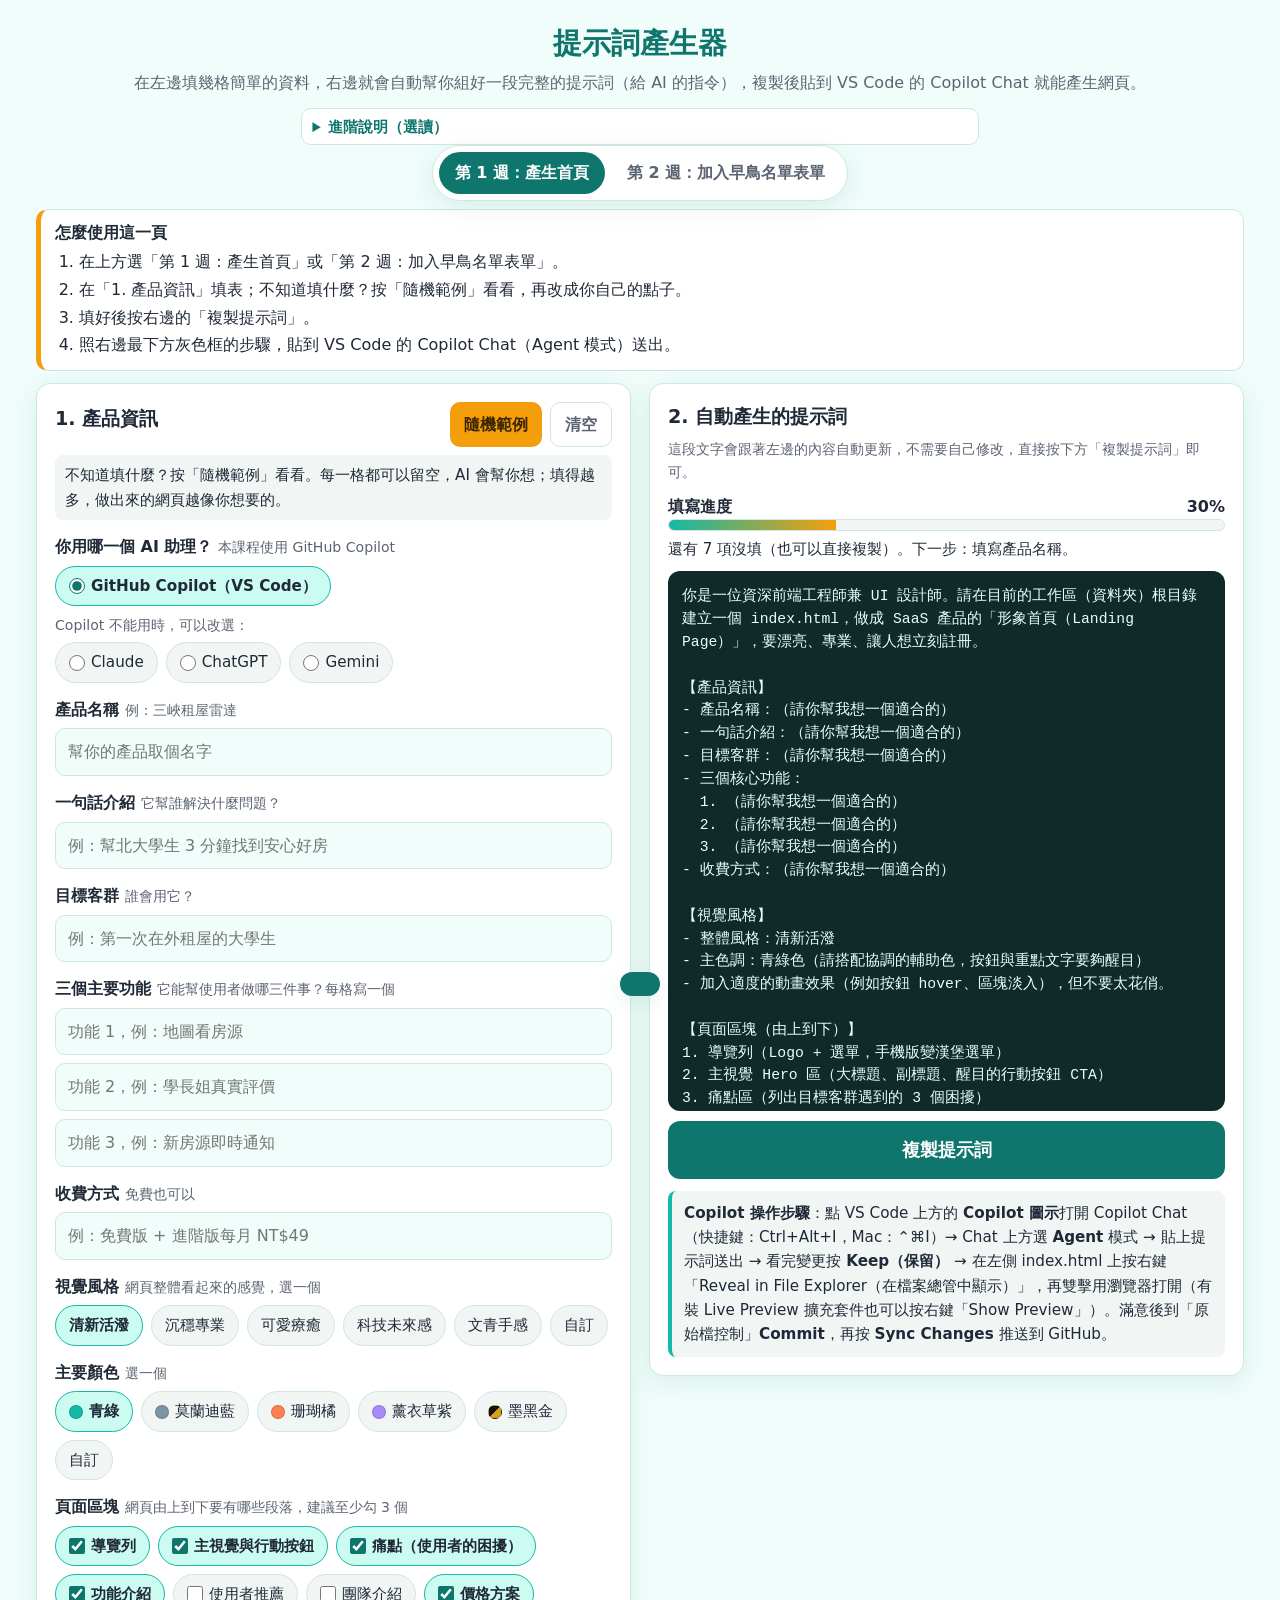
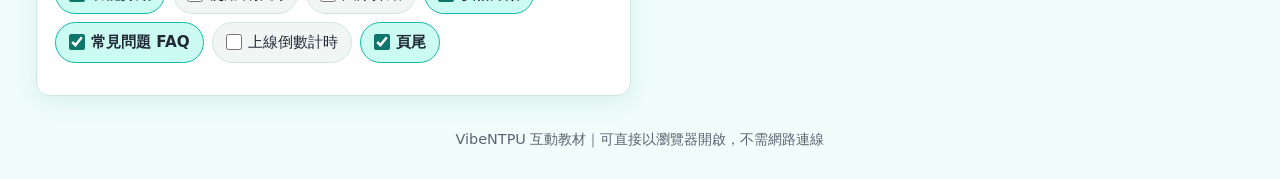
<file: lectures/wk01_1007_saas-storefront/slides/prompt_builder.html>
<!DOCTYPE html>
<html lang="zh-Hant">
<head>
<meta charset="UTF-8">
<meta name="viewport" content="width=device-width, initial-scale=1.0">
<title>提示詞產生器</title>
<style>
:root{
  --primary:#0f766e; --primary-2:#14b8a6; --accent:#f59e0b;
  --bg:#f0fdfa; --card:#ffffff; --text:#1f2937; --muted:#5b6472;
  --border:#cfe7e3; --chip:#f1f5f4; --chip-on:#ccfbf1; --code-bg:#0f2a28; --code-text:#e6fffb;
  --shadow:0 6px 24px rgba(15,118,110,.10); --radius:14px;
}
@media (prefers-color-scheme: dark){
  :root{
    --primary:#2dd4bf; --primary-2:#14b8a6; --accent:#fbbf24;
    --bg:#0b1716; --card:#132322; --text:#e5f2f0; --muted:#9fb5b1;
    --border:#24403d; --chip:#1a2e2c; --chip-on:#134e4a; --code-bg:#061110; --code-text:#d9fffa;
    --shadow:0 6px 24px rgba(0,0,0,.35);
  }
}
*{box-sizing:border-box}
html{font-size:16px}
body{margin:0;background:var(--bg);color:var(--text);font-family:"PingFang TC","Noto Sans TC","Microsoft JhengHei",system-ui,sans-serif;line-height:1.6;overflow-x:hidden}
button,input,select,textarea{font:inherit;color:inherit}
:focus-visible{outline:3px solid var(--accent);outline-offset:2px}
header{padding:20px 16px 8px;text-align:center}
h1{margin:0;font-size:1.8rem;color:var(--primary)}
.sub{margin:4px 0 12px;color:var(--muted)}
.modes{display:inline-flex;flex-wrap:wrap;gap:6px;background:var(--card);padding:6px;border-radius:999px;border:1px solid var(--border);box-shadow:var(--shadow);max-width:100%}
.modes button{border:0;background:transparent;padding:8px 16px;border-radius:999px;cursor:pointer;font-weight:600;color:var(--muted)}
@media (max-width:560px){.modes{display:grid;grid-template-columns:1fr 1fr;border-radius:14px;width:100%}.modes button{border-radius:10px;padding:8px 6px;font-size:.92rem}}
.modes button[aria-pressed="true"]{background:var(--primary);color:#fff}
@media (prefers-color-scheme: dark){.modes button[aria-pressed="true"]{color:#042f2e}}
main{max-width:1240px;margin:0 auto;padding:12px 16px 24px;display:grid;gap:18px;grid-template-columns:minmax(0,1fr)}
@media (min-width:900px){main{grid-template-columns:minmax(0,1fr) minmax(0,1fr)}.out{position:sticky;top:12px;align-self:start}}
.card{background:var(--card);border:1px solid var(--border);border-radius:var(--radius);padding:18px;box-shadow:var(--shadow);min-width:0}
.card h2{margin:0 0 10px;font-size:1.2rem}
.row{display:flex;flex-wrap:wrap;gap:8px;align-items:center;justify-content:space-between;margin-bottom:8px}
.field{margin:14px 0}
.field>label,legend{display:block;font-weight:700;margin-bottom:6px;padding:0}
fieldset{border:0;margin:14px 0;padding:0;min-width:0}
.hint{font-size:.88rem;color:var(--muted);font-weight:400}
input[type=text],textarea{width:100%;padding:10px 12px;border:1.5px solid var(--border);border-radius:10px;background:var(--bg);font-size:1rem}
input[type=text]:focus,textarea:focus{border-color:var(--primary-2)}
.feat{display:grid;gap:8px}
.chips{display:flex;flex-wrap:wrap;gap:8px}
.chip{border:1.5px solid var(--border);background:var(--chip);padding:7px 13px;border-radius:999px;cursor:pointer;display:inline-flex;align-items:center;gap:6px;font-size:.95rem;user-select:none}
.chip[aria-pressed="true"],.chip:has(input:checked){background:var(--chip-on);border-color:var(--primary-2);font-weight:700}
.chip input{accent-color:var(--primary);margin:0;width:16px;height:16px}
.chip:has(input:focus-visible){outline:3px solid var(--accent);outline-offset:2px}
.dot{width:14px;height:14px;border-radius:50%;display:inline-block;border:1px solid rgba(0,0,0,.15)}
.custom{margin-top:8px}
.btn{border:0;border-radius:10px;padding:9px 14px;cursor:pointer;font-weight:700}
.btn-accent{background:var(--accent);color:#3b2600}
.btn-ghost{background:transparent;border:1.5px solid var(--border);color:var(--muted)}
.btn-big{width:100%;padding:14px;font-size:1.15rem;background:var(--primary);color:#fff;border-radius:12px;margin-top:10px}
@media (prefers-color-scheme: dark){.btn-big{color:#042f2e}}
.btn:hover{filter:brightness(1.05);transform:translateY(-1px)}
.remind{background:#fef3c7;color:#78350f;border:1px solid #f0d49c;border-left:4px solid var(--accent);border-radius:8px;padding:12px 14px;font-size:1rem}
.meter{margin-bottom:10px}
.bar{height:12px;background:var(--chip);border-radius:999px;overflow:hidden;border:1px solid var(--border)}
.bar>i{display:block;height:100%;width:0;background:linear-gradient(90deg,var(--primary-2),var(--accent));transition:width .35s}
.meter p{margin:6px 0 0;font-size:.95rem}
pre{margin:0;background:var(--code-bg);color:var(--code-text);padding:14px;border-radius:12px;white-space:pre-wrap;overflow-wrap:anywhere;word-break:break-word;font-family:ui-monospace,Menlo,Consolas,"Noto Sans TC",monospace;font-size:.92rem;line-height:1.55;max-height:60vh;overflow-y:auto}
.tip{margin-top:12px;background:var(--chip);border-left:4px solid var(--primary-2);padding:10px 12px;border-radius:8px;font-size:.95rem}
.toast{position:fixed;left:50%;bottom:24px;transform:translate(-50%,120px);background:var(--primary);color:#fff;padding:12px 20px;border-radius:999px;font-weight:700;box-shadow:var(--shadow);transition:transform .3s;z-index:9;max-width:calc(100% - 32px);text-align:center}
.toast.show{transform:translate(-50%,0)}
@media (prefers-color-scheme: dark){.toast{color:#042f2e}}
footer{text-align:center;color:var(--muted);font-size:.9rem;padding:8px 16px 28px}
[hidden]{display:none!important}
/* 使用說明與選讀 */
.howto{max-width:1240px;margin:0 auto;padding:0 16px}
.howto>div{background:var(--card);border:1px solid var(--border);border-left:5px solid var(--accent);border-radius:12px;padding:10px 14px;text-align:left}
.howto h2{font-size:1rem;margin:0 0 4px}
.howto ol{margin:0;padding-left:1.5em}
.howto li{margin:2px 0}
details.more{margin:8px auto 0;max-width:46em;text-align:left;border:1px solid var(--border);border-radius:10px;padding:6px 10px;background:var(--card);font-size:.92rem}
details.more summary{cursor:pointer;font-weight:700;color:var(--primary)}
details.more p{margin:.4em 0 0}
.helper{margin:0 0 6px;background:var(--chip);border-radius:8px;padding:8px 10px;font-size:.95rem}
</style>
</head>
<body>
<header>
  <h1>提示詞產生器</h1>
  <p class="sub">在左邊填幾格簡單的資料，右邊就會自動幫你組好一段完整的提示詞（給 AI 的指令），複製後貼到 VS Code 的 Copilot Chat 就能產生網頁。</p>
  <details class="more"><summary>進階說明（選讀）</summary><p>本工具依表單內容組合結構化的提示詞（prompt）。提示詞越具體——角色、產品資訊、版面結構、技術限制——AI 產生的結果越貼近需求，也越容易驗證。</p></details>
  <div class="modes" role="group" aria-label="選擇模式">
    <button type="button" data-mode="w1" aria-pressed="true">第 1 週：產生首頁</button>
    <button type="button" data-mode="w2" aria-pressed="false">第 2 週：加入早鳥名單表單</button>
  </div>
</header>

<section class="howto" aria-labelledby="howtoT"><div>
  <h2 id="howtoT">怎麼使用這一頁</h2>
  <ol>
    <li>在上方選「第 1 週：產生首頁」或「第 2 週：加入早鳥名單表單」。</li>
    <li>在「1. 產品資訊」填表；不知道填什麼？按「隨機範例」看看，再改成你自己的點子。</li>
    <li>填好後按右邊的「複製提示詞」。</li>
    <li>照右邊最下方灰色框的步驟，貼到 VS Code 的 Copilot Chat（Agent 模式）送出。</li>
  </ol>
</div></section>

<main>
<section class="card" aria-labelledby="formTitle">
  <div class="row">
    <h2 id="formTitle">1. 產品資訊</h2>
    <div class="chips">
      <button type="button" class="btn btn-accent" id="randBtn">隨機範例</button>
      <button type="button" class="btn btn-ghost" id="resetBtn">清空</button>
    </div>
  </div>
  <p class="helper">不知道填什麼？按「隨機範例」看看。每一格都可以留空，AI 會幫你想；填得越多，做出來的網頁越像你想要的。</p>

  <fieldset>
    <legend>你用哪一個 AI 助理？ <span class="hint">本課程使用 GitHub Copilot</span></legend>
    <div class="chips">
      <label class="chip"><input type="radio" name="ai" value="Copilot">GitHub Copilot（VS Code）</label>
    </div>
    <p class="hint" style="margin:8px 0 6px">Copilot 不能用時，可以改選：</p>
    <div class="chips">
      <label class="chip"><input type="radio" name="ai" value="Claude">Claude</label>
      <label class="chip"><input type="radio" name="ai" value="ChatGPT">ChatGPT</label>
      <label class="chip"><input type="radio" name="ai" value="Gemini">Gemini</label>
    </div>
  </fieldset>

  <div class="remind" id="w2remind" hidden><b>注意：</b>聊天型 AI 看不到你的檔案，必須將 index.html 完整貼上。<br><span class="hint" style="color:inherit">（複製提示詞後，在其下方貼上整份 index.html 程式碼，再送出）</span></div>
  <div class="remind" id="w2remindCp" hidden><b>注意：</b>Copilot 可讀取工作區檔案。請確認 VS Code 已開啟你的 repo 資料夾，並在 Chat 中以 #index.html 引用或開啟 index.html 分頁。<br><span class="hint" style="color:inherit">（不需手動貼上程式碼，Copilot Agent 模式會直接修改檔案）</span></div>

  <div class="field">
    <label for="name">產品名稱 <span class="hint">例：三峽租屋雷達</span></label>
    <input type="text" id="name" data-k="name" placeholder="幫你的產品取個名字">
  </div>

  <div id="w1fields">
    <div class="field">
      <label for="pitch">一句話介紹 <span class="hint">它幫誰解決什麼問題？</span></label>
      <input type="text" id="pitch" data-k="pitch" placeholder="例：幫北大學生 3 分鐘找到安心好房">
    </div>
    <div class="field">
      <label for="audience">目標客群 <span class="hint">誰會用它？</span></label>
      <input type="text" id="audience" data-k="audience" placeholder="例：第一次在外租屋的大學生">
    </div>
    <fieldset>
      <legend>三個主要功能 <span class="hint">它能幫使用者做哪三件事？每格寫一個</span></legend>
      <div class="feat">
        <input type="text" data-k="f1" aria-label="核心功能 1" placeholder="功能 1，例：地圖看房源">
        <input type="text" data-k="f2" aria-label="核心功能 2" placeholder="功能 2，例：學長姐真實評價">
        <input type="text" data-k="f3" aria-label="核心功能 3" placeholder="功能 3，例：新房源即時通知">
      </div>
    </fieldset>
    <div class="field">
      <label for="pricing">收費方式 <span class="hint">免費也可以</span></label>
      <input type="text" id="pricing" data-k="pricing" placeholder="例：免費版 + 進階版每月 NT$49">
    </div>
    <fieldset>
      <legend>視覺風格 <span class="hint">網頁整體看起來的感覺，選一個</span></legend>
      <div class="chips" data-group="style">
        <button type="button" class="chip" data-v="清新活潑">清新活潑</button>
        <button type="button" class="chip" data-v="沉穩專業">沉穩專業</button>
        <button type="button" class="chip" data-v="可愛療癒">可愛療癒</button>
        <button type="button" class="chip" data-v="科技未來感">科技未來感</button>
        <button type="button" class="chip" data-v="文青手感">文青手感</button>
        <button type="button" class="chip" data-v="自訂">自訂</button>
      </div>
      <input type="text" class="custom" data-k="styleCustom" aria-label="自訂風格" placeholder="描述你想要的風格，例：復古 90 年代像素風" hidden>
    </fieldset>
    <fieldset>
      <legend>主要顏色 <span class="hint">選一個</span></legend>
      <div class="chips" data-group="color">
        <button type="button" class="chip" data-v="青綠色"><span class="dot" style="background:#14b8a6"></span>青綠</button>
        <button type="button" class="chip" data-v="莫蘭迪藍"><span class="dot" style="background:#7d93a8"></span>莫蘭迪藍</button>
        <button type="button" class="chip" data-v="珊瑚橘"><span class="dot" style="background:#ff7f50"></span>珊瑚橘</button>
        <button type="button" class="chip" data-v="薰衣草紫"><span class="dot" style="background:#a78bfa"></span>薰衣草紫</button>
        <button type="button" class="chip" data-v="墨黑配金色"><span class="dot" style="background:linear-gradient(135deg,#111 50%,#d4a017 50%)"></span>墨黑金</button>
        <button type="button" class="chip" data-v="自訂">自訂</button>
      </div>
      <input type="text" class="custom" data-k="colorCustom" aria-label="自訂主色調" placeholder="例：抹茶綠配奶油白" hidden>
    </fieldset>
    <fieldset>
      <legend>頁面區塊 <span class="hint">網頁由上到下要有哪些段落，建議至少勾 3 個</span></legend>
      <div class="chips" id="secs"></div>
    </fieldset>
  </div>

  <div id="w2fields" hidden>
    <fieldset>
      <legend>即將推出的 3 個功能 <span class="hint">訪客加入名單後，會在「敬請期待」卡片看到這三項</span></legend>
      <div class="feat">
        <input type="text" data-k="u1" aria-label="即將推出功能 1" placeholder="例：一鍵預約看房">
        <input type="text" data-k="u2" aria-label="即將推出功能 2" placeholder="例：室友配對">
        <input type="text" data-k="u3" aria-label="即將推出功能 3" placeholder="例：租約健檢">
      </div>
    </fieldset>
  </div>
</section>

<section class="card out" aria-labelledby="outTitle">
  <h2 id="outTitle">2. 自動產生的提示詞</h2>
  <p class="hint" style="margin:-4px 0 10px">這段文字會跟著左邊的內容自動更新，不需要自己修改，直接按下方「複製提示詞」即可。</p>
  <div class="meter">
    <div class="row" style="margin:0"><strong>填寫進度</strong><strong id="pct">0%</strong></div>
    <div class="bar" role="progressbar" aria-label="填寫進度" aria-valuemin="0" aria-valuemax="100" aria-valuenow="0" id="bar"><i id="barFill"></i></div>
    <p id="meterMsg"></p>
  </div>
  <pre id="out" tabindex="0" aria-label="產生的提示詞"></pre>
  <button type="button" class="btn btn-big" id="copyBtn">複製提示詞</button>
  <div class="tip" id="tip"></div>
</section>
</main>

<div class="toast" id="toast" role="status" aria-live="polite"></div>
<footer>VibeNTPU 互動教材｜可直接以瀏覽器開啟，不需網路連線</footer>

<script>
(function(){
  var KEY = 'vibentpu_prompt_builder_v2', OLD_KEY = 'vibentpu_prompt_builder_v1';
  var AIS = ['Copilot','Claude','ChatGPT','Gemini'];
  var SECS = [['導覽列',1],['主視覺+CTA',1],['痛點',1],['功能介紹',1],['使用者推薦',0],['團隊介紹',0],['價格方案',1],['FAQ',1],['倒數計時',0],['頁尾',1]];
  var SEC_DESC = {
    '導覽列':'導覽列（Logo + 選單，手機版變漢堡選單）',
    '主視覺+CTA':'主視覺 Hero 區（大標題、副標題、醒目的行動按鈕 CTA）',
    '痛點':'痛點區（列出目標客群遇到的 3 個困擾）',
    '功能介紹':'功能介紹（三個核心功能，以卡片搭配內嵌 SVG 線條圖示呈現）',
    '使用者推薦':'使用者推薦（3 則使用者心得，並以小字標示為示意內容）',
    '團隊介紹':'團隊介紹（2–3 位成員，以姓名縮寫的圓形文字頭像呈現）',
    '價格方案':'價格方案（2–3 個方案卡片，推薦方案要特別標示）',
    'FAQ':'常見問題 FAQ（4–5 題，可點擊展開收合）',
    '倒數計時':'倒數計時（距離正式上線還有幾天幾時幾分幾秒，用 JavaScript 即時更新）',
    '頁尾':'頁尾（版權宣告與聯絡方式）'
  };
  // 區塊勾選框上顯示的白話名稱（勾選值與提示詞內容不變）
  var SEC_LABEL = {'主視覺+CTA':'主視覺與行動按鈕','痛點':'痛點（使用者的困擾）','FAQ':'常見問題 FAQ','倒數計時':'上線倒數計時'};
  var PRESETS = [
    {name:'三峽租屋雷達',pitch:'幫北大學生 3 分鐘找到安心又不踩雷的好房',audience:'第一次在三峽外宿的大學生',f1:'地圖一覽周邊房源與租金',f2:'學長姐真實租屋評價',f3:'新房源即時推播通知',pricing:'基本免費，進階版每月 NT$49',style:'清新活潑',color:'青綠色',u1:'一鍵預約看房',u2:'室友配對',u3:'租約條款檢查'},
    {name:'AI 塔羅牌訂閱',pitch:'每天早上一張 AI 解讀的塔羅牌，陪你溫柔開始一天',audience:'喜歡占卜、想要心靈小語的年輕人',f1:'每日一抽 + AI 白話解讀',f2:'感情／課業／工作主題牌陣',f3:'抽牌日記與心情統計',pricing:'月訂閱 NT$99，年訂閱 NT$990',style:'可愛療癒',color:'薰衣草紫',u1:'好友合盤',u2:'月亮週期提醒',u3:'專屬塔羅語音'},
    {name:'三峽學餐地圖',pitch:'不知道吃什麼？打開就知道北大附近哪家好吃又便宜',audience:'每天煩惱午餐的北大師生',f1:'依預算與距離篩選餐廳',f2:'今日隨機推薦轉盤',f3:'同學即時評分與排隊狀況',pricing:'完全免費，店家廣告收益',style:'清新活潑',color:'珊瑚橘',u1:'揪團訂便當',u2:'集點優惠券',u3:'素食專區'},
    {name:'二手課本交換站',pitch:'學期末課本不再積灰塵，找到下一位主人還能省錢',audience:'想買便宜課本或清書櫃的大學生',f1:'輸入課號秒找課本',f2:'校內面交安全配對',f3:'筆記劃線程度標示',pricing:'免費刊登，成交抽 5% 手續費',style:'文青手感',color:'莫蘭迪藍',u1:'課本預購通知',u2:'筆記電子檔交換',u3:'交易信用評價'},
    {name:'毛孩保母媒合',pitch:'出遠門也安心，找到附近認證過的寵物保母',audience:'在外租屋、偶爾需要出遠門的毛孩家長',f1:'附近保母地圖與評價',f2:'照顧過程即時照片回報',f3:'線上預約與安心付款',pricing:'每次媒合收取 10% 服務費',style:'可愛療癒',color:'珊瑚橘',u1:'毛孩健康日誌',u2:'緊急獸醫轉介',u3:'保母培訓課程'},
    {name:'揪運動 GoSport',pitch:'一個人也能運動，快速找到同校球友一起流汗',audience:'想運動但找不到伴的大學生',f1:'依運動項目與時段揪團',f2:'場地空位即時查詢',f3:'運動紀錄與統計',pricing:'免費使用，進階版每月 NT$39',style:'科技未來感',color:'墨黑配金色',u1:'校際友誼賽',u2:'私人教練媒合',u3:'運動穿戴裝置同步'}
  ];
  var TIPS = {
    Copilot:'<b>Copilot 操作步驟</b>：點 VS Code 上方的 <b>Copilot 圖示</b>打開 Copilot Chat（快捷鍵：Ctrl+Alt+I，Mac：⌃⌘I）→ Chat 上方選 <b>Agent</b> 模式 → 貼上提示詞送出 → 看完變更按 <b>Keep（保留）</b> → 在左側 index.html 上按右鍵「Reveal in File Explorer（在檔案總管中顯示）」，再雙擊用瀏覽器打開（有裝 Live Preview 擴充套件也可以按右鍵「Show Preview」）。滿意後到「原始檔控制」<b>Commit</b>，再按 <b>Sync Changes</b> 推送到 GitHub。',
    Claude:'<b>Claude 操作步驟</b>：貼上提示詞送出後，程式碼會出現在右側的 <b>Artifacts</b> 視窗，可以直接預覽網頁；點右上角的「下載」按鈕，把 index.html 存到你的 repo 資料夾（覆蓋舊檔），再用 VS Code 的原始檔控制 Commit ＋ Sync。',
    ChatGPT:'<b>ChatGPT 操作步驟</b>：可以先開啟 <b>Canvas</b>（畫布）功能再送出提示詞，就能在右側預覽網頁；也可以把程式碼複製到 VS Code，貼進 repo 資料夾裡的 index.html 存檔，再 Commit ＋ Sync。',
    Gemini:'<b>Gemini 操作步驟</b>：在輸入框選擇 <b>Canvas</b> 再送出提示詞，就能在右側預覽網頁；完成後複製程式碼，貼進 VS Code 裡 repo 資料夾的 index.html 存檔，再 Commit ＋ Sync。'
  };
  var W2TIP = '<b>第 2 週操作步驟</b>：送出前，把你第 1 週的 index.html <b>整份</b>貼在提示詞下面。AI 回傳新版後，在 VS Code 覆蓋 repo 資料夾裡的 index.html，再到「原始檔控制」Commit ＋ Sync 推送到 GitHub，Netlify 自動重新部署後，Netlify 會在建置時偵測表單，表單才會出現在後台「Forms」頁面。';
  var W2TIP_CP = '<b>第 2 週操作步驟</b>：在 Copilot Chat（<b>Agent</b> 模式）貼上提示詞送出，看完變更按 <b>Keep（保留）</b>。接著到左側「原始檔控制」寫一句說明按 <b>Commit</b>，再按 <b>Sync Changes</b> 推送到 GitHub，Netlify 自動重新部署後，Netlify 會在建置時偵測表單，表單才會出現在後台「Forms」頁面。若後台未出現表單，請確認已在 Forms 頁面啟用表單偵測（Form detection）。';
  var NO_GIT = '改完後請不要幫我執行 git 指令，我會自己用 VS Code 的原始檔控制存檔。';

  function blank(){
    var s = {mode:'w1',name:'',pitch:'',audience:'',f1:'',f2:'',f3:'',pricing:'',style:'清新活潑',styleCustom:'',color:'青綠色',colorCustom:'',ai:'Copilot',u1:'',u2:'',u3:'',sections:[]};
    SECS.forEach(function(x){ if(x[1]) s.sections.push(x[0]); });
    return s;
  }
  var S = blank();
  try{
    var saved = JSON.parse(localStorage.getItem(KEY)||'null');
    if(!saved){ // 舊版資料：保留填過的內容，AI 改回預設的 Copilot
      saved = JSON.parse(localStorage.getItem(OLD_KEY)||'null');
      if(saved && typeof saved==='object') delete saved.ai;
    }
    if(saved && typeof saved==='object'){ for(var k in saved) if(k in S) S[k]=saved[k]; }
  }catch(e){}
  if(AIS.indexOf(S.ai)<0) S.ai = 'Copilot';
  if(S.mode!=='w1' && S.mode!=='w2') S.mode = 'w1';
  if(!Array.isArray(S.sections)) S.sections = blank().sections;
  function isCp(){ return S.ai==='Copilot'; }
  function save(){ try{ localStorage.setItem(KEY, JSON.stringify(S)); }catch(e){} }

  var $ = function(q){ return document.querySelector(q); };
  var $$ = function(q){ return Array.prototype.slice.call(document.querySelectorAll(q)); };

  // 建立區塊勾選框
  var secBox = $('#secs');
  SECS.forEach(function(x){
    var l = document.createElement('label'); l.className='chip';
    var i = document.createElement('input'); i.type='checkbox'; i.value=x[0];
    l.appendChild(i); l.appendChild(document.createTextNode(SEC_LABEL[x[0]]||x[0]));
    secBox.appendChild(l);
  });

  function syncUI(){
    $$('[data-k]').forEach(function(el){ el.value = S[el.dataset.k]||''; });
    $$('[data-group]').forEach(function(g){
      var key = g.dataset.group;
      $$('[data-group="'+key+'"] .chip').forEach(function(c){ c.setAttribute('aria-pressed', c.dataset.v===S[key]?'true':'false'); });
      $('[data-k="'+key+'Custom"]').hidden = S[key]!=='自訂';
    });
    $$('#secs input').forEach(function(i){ i.checked = S.sections.indexOf(i.value)>=0; });
    $$('input[name=ai]').forEach(function(i){ i.checked = i.value===S.ai; });
    $$('[data-mode]').forEach(function(b){ b.setAttribute('aria-pressed', b.dataset.mode===S.mode?'true':'false'); });
    var w2 = S.mode==='w2';
    $('#w1fields').hidden = w2; $('#w2fields').hidden = !w2;
    $('#w2remind').hidden = !w2 || isCp(); $('#w2remindCp').hidden = !w2 || !isCp();
    render();
  }

  function v(x, fb){ x = (x||'').trim(); return x || fb; }
  var TBD = '（請你幫我想一個適合的）';

  function buildW1(){
    var style = S.style==='自訂' ? v(S.styleCustom, '由你決定') : S.style;
    var color = S.color==='自訂' ? v(S.colorCustom, '由你決定') : S.color;
    var secs = SECS.map(function(x){return x[0];}).filter(function(n){ return S.sections.indexOf(n)>=0; });
    var L = [];
    if(isCp()) L.push('你是一位資深前端工程師兼 UI 設計師。請在目前的工作區（資料夾）根目錄建立一個 index.html，做成 SaaS 產品的「形象首頁（Landing Page）」，要漂亮、專業、讓人想立刻註冊。');
    else L.push('你是一位資深前端工程師兼 UI 設計師。請幫我做一個 SaaS 產品的「形象首頁（Landing Page）」，要漂亮、專業、讓人想立刻註冊。');
    L.push('');
    L.push('【產品資訊】');
    L.push('- 產品名稱：' + v(S.name, TBD));
    L.push('- 一句話介紹：' + v(S.pitch, TBD));
    L.push('- 目標客群：' + v(S.audience, TBD));
    L.push('- 三個核心功能：');
    L.push('  1. ' + v(S.f1, TBD));
    L.push('  2. ' + v(S.f2, TBD));
    L.push('  3. ' + v(S.f3, TBD));
    L.push('- 收費方式：' + v(S.pricing, TBD));
    L.push('');
    L.push('【視覺風格】');
    L.push('- 整體風格：' + style);
    L.push('- 主色調：' + color + '（請搭配協調的輔助色，按鈕與重點文字要夠醒目）');
    L.push('- 加入適度的動畫效果（例如按鈕 hover、區塊淡入），但不要太花俏。');
    L.push('');
    L.push('【頁面區塊（由上到下）】');
    if(!secs.length) L.push('（請你依照一般 SaaS 首頁的最佳實務自行安排）');
    secs.forEach(function(n,i){ L.push((i+1)+'. '+SEC_DESC[n]); });
    L.push('');
    L.push('【技術要求（很重要，請務必遵守）】');
    L.push('1. 所有 HTML、CSS、JavaScript 都寫在同一個 index.html 檔案裡。');
    L.push('2. 不要使用任何框架或外部函式庫（不要 React、Vue、Tailwind、Bootstrap、jQuery）。');
    L.push('3. 不要使用任何外部圖片或圖片網址；不要使用 emoji，圖示請用內嵌 SVG（inline SVG，線條風格一致、stroke 使用 currentColor）。');
    L.push('4. 要有 RWD 響應式設計，手機上也要好看好用（不能出現左右捲動）。');
    L.push('5. 網頁上所有文字都使用繁體中文（台灣用語）。');
    L.push('6. <head> 裡一定要有 <meta charset="UTF-8"> 和 <meta name="viewport" content="width=device-width, initial-scale=1.0">。');
    if(isCp()){
      L.push('7. 請把「完整」的程式碼直接寫進 index.html 檔案，不要省略任何部分，也不要用「…其餘相同」帶過。');
      L.push('');
      L.push('完成後請告訴我怎麼在瀏覽器預覽。');
      L.push(NO_GIT);
    }else{
      L.push('7. 請直接回傳「完整」的 index.html 程式碼，不要省略任何部分，也不要用「…其餘相同」帶過。');
    }
    return L.join('\n');
  }

  function buildW2(){
    var name = v(S.name, '我的產品');
    var L = [];
    if(isCp()) L.push('你是一位資深前端工程師。請直接修改工作區中的 index.html（產品名稱：' + name + '），在頁面中加入一個「早鳥名單（Waitlist）」表單（其他部分保持不變），並讓它部署在 Netlify 上可以正常收集資料。');
    else L.push('你是一位資深前端工程師。下面是我目前的網站 index.html（產品名稱：' + name + '）。請幫我在頁面中加入一個「早鳥名單（Waitlist）」表單，並部署在 Netlify 上可以正常收集資料。');
    L.push('');
    L.push('【表單規格（Netlify Forms，請完全照做）】');
    L.push('1. 表單標籤必須是：<form name="waitlist" method="POST" data-netlify="true" netlify-honeypot="bot-field">');
    L.push('2. 表單內要有隱藏欄位：<input type="hidden" name="form-name" value="waitlist">');
    L.push('3. 要有防機器人的隱藏蜜罐欄位（honeypot）：一個 name="bot-field" 的 input，用 CSS 隱藏起來，一般使用者看不到。');
    L.push('4. 每一個欄位都一定要有 name 屬性。');
    L.push('5. 欄位內容：');
    L.push('   - 姓名（name="name"，必填）');
    L.push('   - Email（name="email"，type="email"，必填）');
    L.push('   - 身分（name="role"，下拉選單 select，選項例如：學生、上班族、老師、其他）');
    L.push('   - 最期待的功能（name="wish"，多行文字 textarea）');
    L.push('');
    L.push('【送出行為（用 JavaScript）】');
    L.push('1. 攔截表單送出（preventDefault），改用 fetch 以 POST 送到 "/"：');
    L.push('   - headers：{ "Content-Type": "application/x-www-form-urlencoded" }');
    L.push('   - body：new URLSearchParams(new FormData(form)).toString()');
    L.push('2. 送出成功後：把使用者的姓名存進 localStorage，然後「在原本表單的位置」把表單替換成會員儀表板，顯示：');
    L.push('   「歡迎回來，[名字]。這是您的會員儀表板，建置中…」');
    L.push('   下面放 3 張「即將推出（Coming soon）」卡片，內容分別是：');
    L.push('   1. ' + v(S.u1, TBD));
    L.push('   2. ' + v(S.u2, TBD));
    L.push('   3. ' + v(S.u3, TBD));
    L.push('3. 重新整理頁面時，如果 localStorage 裡已經有姓名，就直接顯示儀表板，不用再填表單。');
    L.push('4. 儀表板要有一個「登出」按鈕，按下後清除 localStorage，並重新顯示表單。');
    L.push('5. 如果送出失敗，要顯示清楚的中文錯誤訊息（例如：「送出失敗，請確認網路連線後再試一次。」），不要讓畫面壞掉。');
    L.push('');
    L.push('【其他要求】');
    L.push('1. 程式碼請加上繁體中文註解，讓初學者看得懂。');
    L.push('2. 表單與儀表板的樣式要和原本網站的風格一致，手機上也要好看；不要使用 emoji，圖示請用內嵌 SVG。');
    L.push('3. 網站其他部分請保持不變，不要刪改原本的內容。');
    if(isCp()){
      L.push('4. 請直接修改 index.html 檔案，不要只在聊天視窗貼程式碼。');
      L.push('');
      L.push(NO_GIT);
    }else{
      L.push('4. 請回傳「完整」的 index.html 程式碼，不要省略任何部分。');
      L.push('');
      L.push('以下是我目前的 index.html：');
      L.push('（↓↓↓ 請在這裡貼上你完整的 index.html ↓↓↓）');
    }
    return L.join('\n');
  }

  function health(){
    var items;
    if(S.mode==='w2'){
      items = [[S.name,'填寫產品名稱。'],[S.u1,'填寫第 1 個即將推出的功能。'],[S.u2,'填寫第 2 個即將推出的功能。'],[S.u3,'填寫第 3 個即將推出的功能。']];
    }else{
      items = [
        [S.name,'填寫產品名稱。'],
        [S.pitch,'用一句話說明產品幫誰解決什麼問題。'],
        [S.audience,'寫下誰會用它，AI 會照這群人的口吻來寫。'],
        [S.f1,'填寫第 1 個主要功能。'],[S.f2,'填寫第 2 個主要功能。'],[S.f3,'填寫第 3 個主要功能。'],
        [S.pricing,'寫下收費方式（免費也可以），價格區塊才會有內容。'],
        [S.style==='自訂'?S.styleCustom:S.style,'描述想要的視覺風格。'],
        [S.color==='自訂'?S.colorCustom:S.color,'描述想要的主要顏色。'],
        [S.sections.length>=3?'ok':'','至少勾選 3 個頁面區塊。']
      ];
    }
    var done = items.filter(function(x){ return (x[0]||'').trim(); }).length;
    var pct = Math.round(done/items.length*100);
    var miss = items.filter(function(x){ return !(x[0]||'').trim(); });
    var msg;
    if(pct===100) msg='全部填好了，可以按「複製提示詞」。';
    else if(pct===0) msg='請從產品名稱開始填。不知道填什麼？按「隨機範例」看看。';
    else msg='還有 '+miss.length+' 項沒填（也可以直接複製）。下一步：'+miss[0][1];
    return {pct:pct,msg:msg};
  }

  function render(){
    $('#out').textContent = S.mode==='w2' ? buildW2() : buildW1();
    var h = health();
    $('#pct').textContent = h.pct+'%';
    $('#barFill').style.width = h.pct+'%';
    $('#bar').setAttribute('aria-valuenow', h.pct);
    $('#meterMsg').textContent = h.msg;
    $('#tip').innerHTML = S.mode==='w2' ? (isCp() ? W2TIP_CP : W2TIP) : TIPS[S.ai];
    save();
  }

  // 事件綁定
  document.addEventListener('input', function(e){
    var k = e.target.dataset && e.target.dataset.k;
    if(k){ S[k]=e.target.value; render(); }
  });
  document.addEventListener('change', function(e){
    var t = e.target;
    if(t.name==='ai'){ S.ai=t.value; syncUI(); }
    if(t.closest && t.closest('#secs')){ S.sections = $$('#secs input:checked').map(function(i){return i.value;}); render(); }
  });
  $$('[data-group] .chip').forEach(function(c){
    c.addEventListener('click', function(){
      var key = c.parentNode.dataset.group; S[key]=c.dataset.v; syncUI();
      if(c.dataset.v==='自訂'){ var inp=$('[data-k="'+key+'Custom"]'); if(inp) inp.focus(); }
    });
  });
  $$('[data-mode]').forEach(function(b){ b.addEventListener('click', function(){ S.mode=b.dataset.mode; syncUI(); }); });

  var lastPreset = -1;
  $('#randBtn').addEventListener('click', function(){
    var i; do{ i=Math.floor(Math.random()*PRESETS.length); }while(i===lastPreset && PRESETS.length>1);
    lastPreset=i; var p=PRESETS[i];
    for(var k in p) S[k]=p[k];
    syncUI(); toast('已填入隨機範例：'+p.name+'（可以自由修改）');
  });
  $('#resetBtn').addEventListener('click', function(){
    if(!confirm('確定要清空所有欄位嗎？')) return;
    var m=S.mode, a=S.ai; S=blank(); S.mode=m; S.ai=a; syncUI(); toast('已清空所有欄位。');
  });

  var tt;
  function toast(msg){
    var t=$('#toast'); t.textContent=msg; t.classList.add('show');
    clearTimeout(tt); tt=setTimeout(function(){ t.classList.remove('show'); }, 2600);
  }
  function fallbackCopy(text){
    var ta=document.createElement('textarea'); ta.value=text; ta.setAttribute('readonly','');
    ta.style.position='fixed'; ta.style.top='-1000px'; document.body.appendChild(ta);
    ta.select(); var ok=false; try{ ok=document.execCommand('copy'); }catch(e){}
    document.body.removeChild(ta); return ok;
  }
  $('#copyBtn').addEventListener('click', function(){
    var text=$('#out').textContent;
    var done=function(){ toast(isCp()?'已複製。請貼到 VS Code 的 Copilot Chat（Agent 模式）後送出。':(S.mode==='w2'?'已複製。請在提示詞後方貼上完整的 index.html 再送出。':'已複製。請貼到 '+S.ai+' 後送出。')); };
    var fail=function(){ if(fallbackCopy(text)) done(); else toast('複製失敗，請手動選取文字後複製。'); };
    if(navigator.clipboard && window.isSecureContext){ navigator.clipboard.writeText(text).then(done, fail); }
    else fail();
  });

  syncUI();
})();
</script>
</body>
</html>
</file>
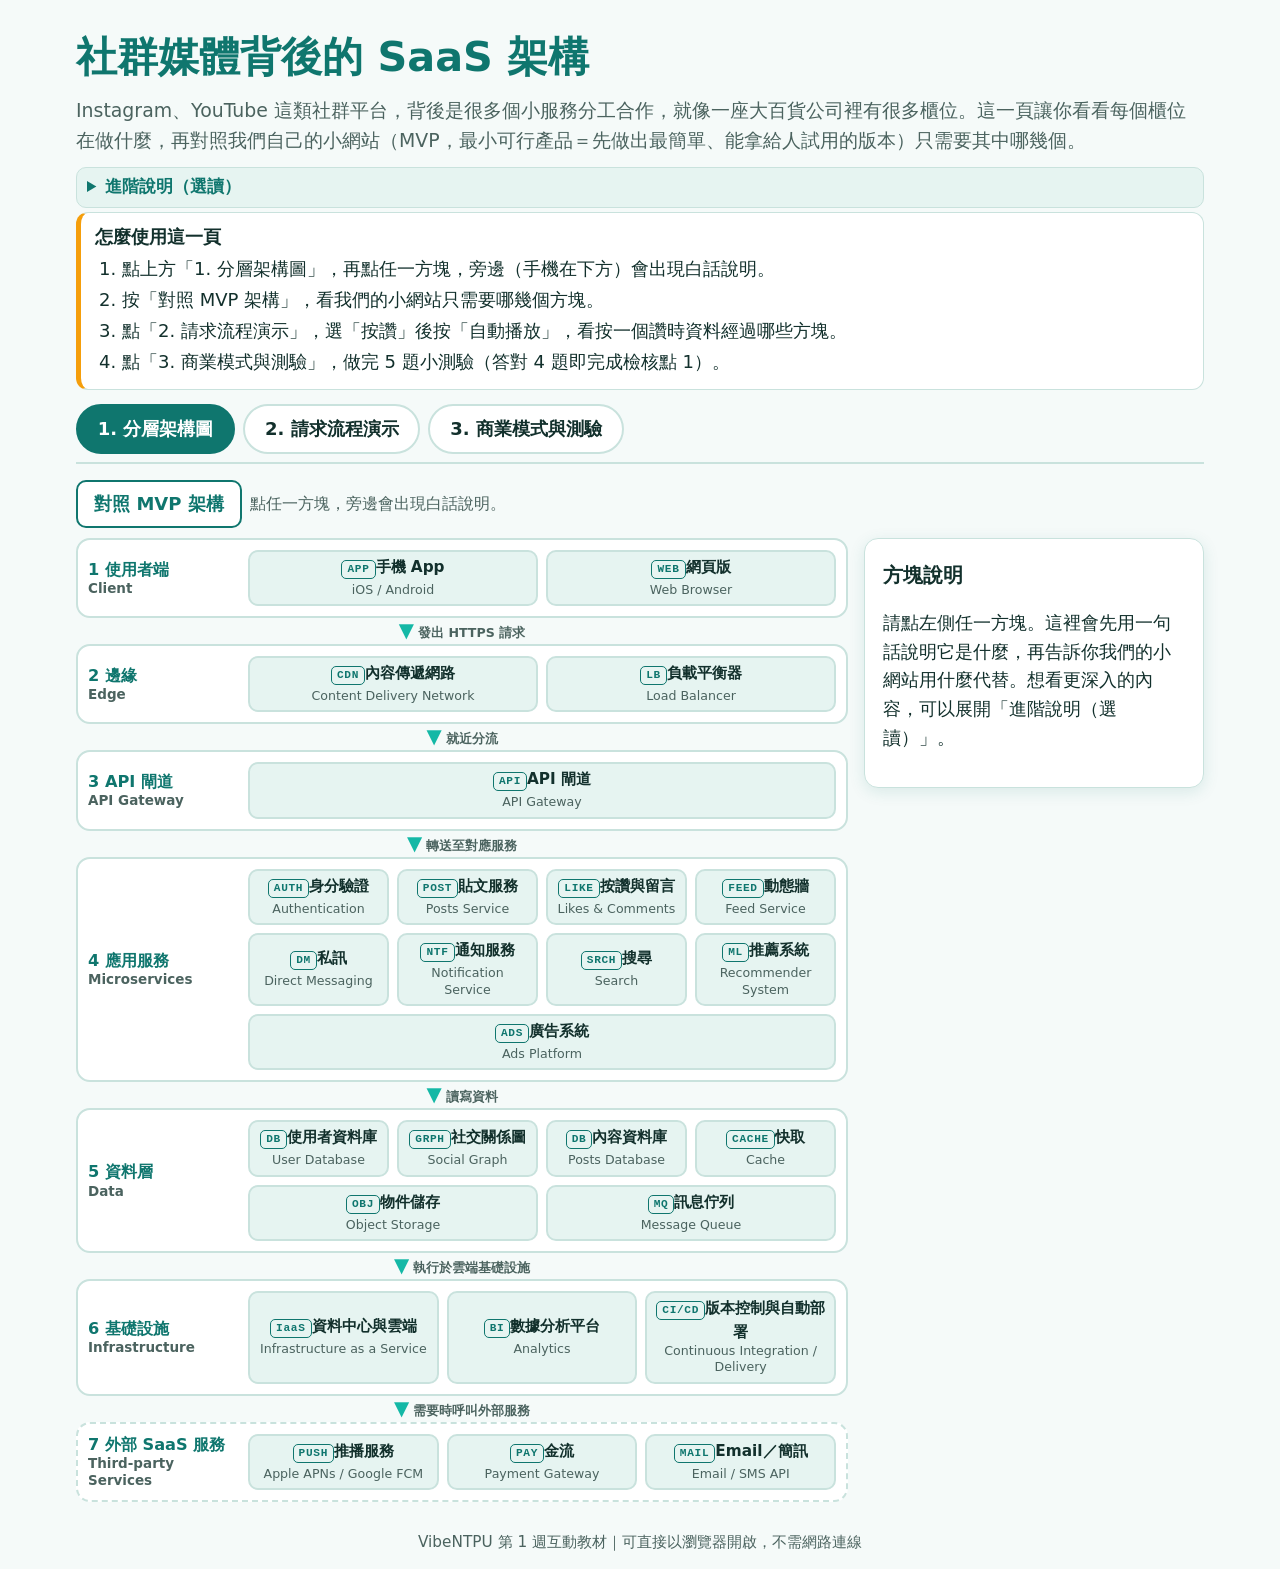
<file: lectures/wk01_1007_saas-storefront/slides/social_saas.html>
<!DOCTYPE html>
<html lang="zh-Hant">
<head>
<meta charset="UTF-8">
<meta name="viewport" content="width=device-width, initial-scale=1">
<title>社群媒體的 SaaS 架構</title>
<style>
:root{
  --primary:#0f766e; --primary-2:#14b8a6; --accent:#f59e0b;
  --bg:#f5faf9; --surface:#ffffff; --surface-2:#e6f4f1;
  --text:#12302c; --muted:#4b635f; --border:#c9e2dd;
  --good:#15803d; --good-bg:#e8f7ec; --bad:#b91c1c; --bad-bg:#fdecec;
  --hl:#fff4d6; --shadow:0 4px 16px rgba(15,118,110,.12); --radius:14px;
}
@media (prefers-color-scheme: dark){
  :root{
    --primary:#2dd4bf; --primary-2:#14b8a6; --accent:#fbbf24;
    --bg:#0b1716; --surface:#12211f; --surface-2:#183230;
    --text:#e3f4f1; --muted:#9dbab5; --border:#2a4a46;
    --good:#4ade80; --good-bg:#143321; --bad:#f87171; --bad-bg:#3a1a1a;
    --hl:#3a2e0e; --shadow:0 4px 16px rgba(0,0,0,.4);
  }
}
*{box-sizing:border-box}
html{font-size:18px}
body{margin:0;background:var(--bg);color:var(--text);
  font-family:"Noto Sans TC","PingFang TC","Microsoft JhengHei",system-ui,sans-serif;
  line-height:1.6;overflow-x:hidden}
.wrap{max-width:1160px;margin:0 auto;padding:16px}
header h1{margin:.2em 0 .1em;font-size:clamp(1.5rem,4vw,2.3rem);color:var(--primary)}
header p{margin:0 0 12px;color:var(--muted)}
button{font:inherit;cursor:pointer;color:inherit}
:focus-visible{outline:3px solid var(--accent);outline-offset:3px}
.tabs{display:flex;flex-wrap:wrap;gap:8px;margin:8px 0 16px;border-bottom:2px solid var(--border);padding-bottom:8px}
.tab{background:var(--surface);border:2px solid var(--border);border-radius:999px;padding:.5em 1.1em;font-weight:700}
.tab[aria-selected="true"]{background:var(--primary);border-color:var(--primary);color:#fff}
@media (prefers-color-scheme: dark){.tab[aria-selected="true"]{color:#06201d}}
.panel[hidden]{display:none}
.card{background:var(--surface);border:1px solid var(--border);border-radius:var(--radius);padding:16px 18px;box-shadow:var(--shadow)}
h2{font-size:1.35rem;margin:.2em 0 .5em}
h3{margin:.2em 0 .4em;font-size:1.12rem}
.note{color:var(--muted);font-size:.9rem}
.btn{background:var(--surface);border:2px solid var(--primary);color:var(--primary);border-radius:10px;padding:.4em .9em;font-weight:700}
.btn.on,.btn[aria-pressed="true"]{background:var(--primary);color:#fff}
@media (prefers-color-scheme: dark){.btn.on,.btn[aria-pressed="true"]{color:#06201d}}
.btn:disabled{opacity:.4;cursor:not-allowed}
.row{display:flex;flex-wrap:wrap;gap:8px;align-items:center}

/* ---------- diagram ---------- */
.layout{display:grid;grid-template-columns:minmax(0,1fr) 340px;gap:16px;align-items:start}
@media (max-width:900px){.layout{grid-template-columns:1fr}}
.diagram{display:grid;gap:0}
.layer{display:grid;grid-template-columns:150px 1fr;gap:10px;align-items:center;
  background:var(--surface);border:2px solid var(--border);border-radius:var(--radius);padding:10px}
.layer .lname{font-weight:800;font-size:.9rem;color:var(--primary);line-height:1.3}
.layer .lname small{display:block;color:var(--muted);font-weight:600;font-size:.75rem}
.boxes{display:flex;flex-wrap:wrap;gap:8px}
.box{position:relative;flex:1 1 130px;min-width:0;background:var(--surface-2);border:2px solid var(--border);
  border-radius:10px;padding:6px 8px;text-align:center;font-size:.85rem;font-weight:700;line-height:1.3;
  transition:opacity .3s,transform .3s,border-color .3s,background .3s}
.box .em{display:inline-block;margin:0 auto 3px;font:700 .62rem/1 ui-monospace,SFMono-Regular,Consolas,monospace;letter-spacing:.06em;color:var(--primary);border:1.5px solid currentColor;border-radius:5px;padding:3px 5px}
.box small{display:block;font-weight:500;color:var(--muted);font-size:.7rem}
button.box:hover{border-color:var(--primary-2)}
.box.sel{border-color:var(--accent);box-shadow:0 0 0 3px var(--accent)}
.box .mv{display:none}
.arrow{text-align:center;color:var(--primary-2);font-size:1.1rem;line-height:1;padding:3px 0;font-weight:900}
.arrow span{font-size:.7rem;color:var(--muted);font-weight:600;margin-left:4px}
.l-ext{border-style:dashed}
/* MVP mode */
.mvp .box.no{opacity:.28;filter:grayscale(1)}
.mvp .box.rep{border-color:var(--accent);background:var(--hl)}
.mvp .box.rep .mv{display:block;margin-top:3px;background:var(--accent);color:#3b2600;border-radius:6px;font-size:.68rem;padding:0 4px}
.mvpcap{display:none;margin:0 0 10px;background:var(--hl);border-left:4px solid var(--accent);padding:10px 14px;border-radius:8px}
.mvp-on .mvpcap{display:block}
/* scenario */
.box.past{border-color:var(--primary-2);background:var(--good-bg)}
.box.cur{border-color:var(--accent);background:var(--hl);transform:scale(1.06);box-shadow:0 0 0 4px var(--accent);z-index:2}
.box .num{position:absolute;top:-10px;right:-6px;background:var(--primary);color:#fff;border-radius:999px;min-width:22px;height:22px;font-size:.7rem;line-height:22px;padding:0 5px}
@media (prefers-color-scheme: dark){.box .num{color:#06201d}}
.scen .box{opacity:.55}
.scen .box.past,.scen .box.cur{opacity:1}
.detail{position:sticky;top:10px}
.detail dl{margin:0}
.detail dt{font-weight:800;margin-top:10px;color:var(--primary)}
.detail dd{margin:2px 0 0}
.detail .big{display:inline-block;font:700 .8rem/1 ui-monospace,SFMono-Regular,Consolas,monospace;letter-spacing:.08em;color:var(--primary);border:1.5px solid currentColor;border-radius:6px;padding:5px 8px;margin-bottom:4px}
.detail dd.an{color:var(--muted);font-size:.92rem}
.cap{font-size:1.05rem;min-height:5.5em}
.cap b.step{display:inline-block;background:var(--accent);color:#3b2600;border-radius:8px;padding:0 .5em;margin-right:6px}
.timer{margin-top:10px;background:var(--surface-2);border-radius:10px;padding:8px 12px;font-weight:700}
.prog{height:8px;background:var(--surface-2);border-radius:6px;overflow:hidden;margin:8px 0}
.prog i{display:block;height:100%;background:linear-gradient(90deg,var(--primary),var(--primary-2));width:0;transition:width .3s}

/* tab3 */
.cards{display:grid;grid-template-columns:repeat(auto-fit,minmax(240px,1fr));gap:14px}
.cards .card{border-top:6px solid var(--primary-2)}
.cards .em{display:inline-block;font:700 .72rem/1 ui-monospace,SFMono-Regular,Consolas,monospace;letter-spacing:.1em;color:var(--primary);border:1.5px solid currentColor;border-radius:5px;padding:4px 7px;margin-bottom:6px}
.score{margin-top:12px;font-weight:700}
.fb{font-weight:500!important}
.quote{background:var(--surface-2);border-left:4px solid var(--primary);padding:8px 12px;border-radius:6px;font-size:.92rem}
.tbl{width:100%;border-collapse:collapse;margin-top:8px;font-size:.92rem}
.tbl th,.tbl td{border:1px solid var(--border);padding:8px;text-align:left;vertical-align:top}
.tbl thead th{background:var(--primary);color:#fff}
@media (prefers-color-scheme: dark){.tbl thead th{color:#06201d}}
.tbl tbody th{background:var(--surface-2)}
.tscroll{overflow-x:auto}
.quiz{display:grid;gap:14px}
.q .opts{display:flex;flex-wrap:wrap;gap:8px;margin-top:6px}
.q .opt{background:var(--surface-2);border:2px solid var(--border);border-radius:10px;padding:.4em .9em}
.q .opt.ok{background:var(--good-bg);border-color:var(--good)}
.q .opt.ng{background:var(--bad-bg);border-color:var(--bad)}
.fb{min-height:1.6em;margin-top:6px;font-weight:700}
.fb.ok{color:var(--good)} .fb.ng{color:var(--bad)}
.reading a{color:var(--primary)}
footer{margin:28px 0 8px;text-align:center;color:var(--muted);font-size:.85rem}
.sec{margin-top:18px}
/* 使用說明與選讀 */
.howto{background:var(--surface);border:1px solid var(--border);border-left:5px solid var(--accent);border-radius:12px;padding:10px 14px;margin:4px 0 14px}
.howto h2{font-size:1rem;margin:0 0 4px}
.howto ol{margin:0;padding-left:1.5em}
.howto li{margin:2px 0}
.lead{font-size:1.05rem}
.plain{font-weight:600;margin:.2em 0 .5em}
details.more{margin-top:10px;border:1px solid var(--border);border-radius:10px;padding:6px 10px;background:var(--surface-2);font-size:.92rem}
details.more summary{cursor:pointer;font-weight:700;color:var(--primary)}
details.more[open] summary{margin-bottom:6px}
details.more p{margin:.3em 0}
.fb details.more,.cap details.more{color:var(--text);font-weight:400;font-size:.88rem}

@media (max-width:600px){
  html{font-size:17px}
  .layer{grid-template-columns:1fr;gap:6px;padding:8px}
  .box{flex:1 1 calc(50% - 8px)}
  .tbl{font-size:.82rem}
  .tbl th,.tbl td{padding:5px}
}
@media (max-width:900px){
  #p2 .detail{position:sticky;top:auto;bottom:0;z-index:5;padding:10px 14px;box-shadow:0 -4px 16px rgba(0,0,0,.18)}
  #p2 .detail h3{font-size:1rem;margin:0}
  #p2 .cap{min-height:3.2em;font-size:.95rem;margin:4px 0 8px}
  #p2 .detail .note{display:none}
  #p2 .btn{padding:.3em .7em}
  .scen .box{scroll-margin-bottom:260px}
}
@media (prefers-reduced-motion: reduce){
  *,*::before,*::after{transition:none!important;animation:none!important;scroll-behavior:auto!important}
  .box.cur{transform:none}
}
</style>
</head>
<body>
<div class="wrap">
<header>
  <h1>社群媒體背後的 SaaS 架構</h1>
  <p class="lead">Instagram、YouTube 這類社群平台，背後是很多個小服務分工合作，就像一座大百貨公司裡有很多櫃位。這一頁讓你看看每個櫃位在做什麼，再對照我們自己的小網站（MVP，最小可行產品＝先做出最簡單、能拿給人試用的版本）只需要其中哪幾個。</p>
  <details class="more"><summary>進階說明（選讀）</summary>
    <p>Instagram、YouTube、LINE、TikTok 等大型平台由數十至上百個分工明確的服務組成，採用<b>分層架構</b>與<b>微服務（microservices）</b>設計，以支撐數億使用者同時操作。若以美食街類比，大型平台相當於自建倉儲與物流的連鎖百貨集團，而我們的最小可行產品（Minimum Viable Product, MVP）只是美食街中的一個攤位。本頁逐層說明各元件的技術定義、運作方式與取捨，並對照 MVP 以哪些現成服務取代。</p>
  </details>
</header>

<section class="howto" aria-labelledby="howtoT">
  <h2 id="howtoT">怎麼使用這一頁</h2>
  <ol>
    <li>點上方「1. 分層架構圖」，再點任一方塊，旁邊（手機在下方）會出現白話說明。</li>
    <li>按「對照 MVP 架構」，看我們的小網站只需要哪幾個方塊。</li>
    <li>點「2. 請求流程演示」，選「按讚」後按「自動播放」，看按一個讚時資料經過哪些方塊。</li>
    <li>點「3. 商業模式與測驗」，做完 5 題小測驗（答對 4 題即完成檢核點 1）。</li>
  </ol>
</section>

<div class="tabs" role="tablist" aria-label="教材分頁">
  <button class="tab" role="tab" id="t1" aria-controls="p1" aria-selected="true">1. 分層架構圖</button>
  <button class="tab" role="tab" id="t2" aria-controls="p2" aria-selected="false" tabindex="-1">2. 請求流程演示</button>
  <button class="tab" role="tab" id="t3" aria-controls="p3" aria-selected="false" tabindex="-1">3. 商業模式與測驗</button>
</div>

<!-- ============ TAB 1 ============ -->
<section class="panel" id="p1" role="tabpanel" aria-labelledby="t1" tabindex="0">
  <div class="row" style="margin-bottom:10px">
    <button class="btn" id="mvpBtn" aria-pressed="false">對照 MVP 架構</button>
    <span class="note">點任一方塊，旁邊會出現白話說明。</span>
  </div>
  <div class="layout" id="l1">
    <div>
      <div class="mvpcap"><b>MVP 對照：</b>我們的小網站不用自己蓋這麼多服務，只要租用 Netlify、Netlify Forms、GitHub 三個現成服務，再加上瀏覽器內建的 LocalStorage 就能運作；變淡的方塊代表現在還用不到。
        <details class="more"><summary>進階說明（選讀）</summary><p>大型平台自行建置數十種服務；新創初期以三項現成服務即可運作——Netlify（託管、CDN、部署）、Netlify Forms（資料收集）、GitHub（版本控制），再加上瀏覽器內建的 LocalStorage。淡化的元件表示 MVP 階段暫不需要；標示的元件則註明由哪項服務取代。這正是軟體即服務（Software as a Service, SaaS）的價值：以租用取代自建，把有限資源集中在驗證產品需求。</p></details>
      </div>
      <div class="diagram" id="d1"></div>
    </div>
    <aside class="card detail" id="detail" aria-live="polite">
      <h3>方塊說明</h3>
      <p>請點左側任一方塊。這裡會先用一句話說明它是什麼，再告訴你我們的小網站用什麼代替。想看更深入的內容，可以展開「進階說明（選讀）」。</p>
    </aside>
  </div>
</section>

<!-- ============ TAB 2 ============ -->
<section class="panel" id="p2" role="tabpanel" aria-labelledby="t2" tabindex="0" hidden>
  <div class="row" role="group" aria-label="選擇情境" id="scenBtns"></div>
  <div class="layout sec">
    <div class="diagram scen" id="d2" aria-hidden="true"></div>
    <aside class="card detail">
      <h3 id="scTitle">請選擇情境</h3>
      <div class="prog"><i id="prog"></i></div>
      <div class="cap" id="cap" aria-live="polite">先點上方一個情境（例如「按讚」），再按「下一步」或「自動播放」。亮起來的方塊就是資料目前走到的地方。</div>
      <div class="row">
        <button class="btn" id="prev" disabled>← 上一步</button>
        <button class="btn" id="next" disabled>下一步 →</button>
        <button class="btn" id="play" disabled aria-pressed="false">自動播放</button>
      </div>
      <p class="note">鍵盤：← → 切換步驟</p>
      <div class="timer" id="timer" hidden></div>
    </aside>
  </div>
</section>

<!-- ============ TAB 3 ============ -->
<section class="panel" id="p3" role="tabpanel" aria-labelledby="t3" tabindex="0" hidden>
  <h2>3.1 免費服務的營收來源</h2>
  <p class="lead">社群平台對一般使用者免費，錢主要從廣告主、商家或付費會員那裡賺，就像免費入場的市集向攤商收租金。</p>
  <details class="more"><summary>進階說明（選讀）</summary><p>社群平台多採「免費增值（freemium）」與雙邊市場（two-sided market）模式：一邊免費吸引使用者，另一邊向廣告主、商家或付費會員收費。使用者越多，對付費方的價值越高，形成網路效應（network effect）。</p></details>
  <div class="cards sec">
    <div class="card"><div class="em">ADS</div><h3>廣告</h3>
      <p class="plain">平台依照你的興趣放廣告，再向廣告主收錢，例如動態牆中標示「贊助」的貼文。</p>
      <details class="more"><summary>進階說明（選讀）</summary>
      <p>平台販售的是使用者的<b>注意力</b>與精準投放能力：依興趣與行為資料挑選廣告，按曝光（CPM）或點擊（CPC）向廣告主計費。取捨在於個人資料蒐集與隱私保護之間的張力，相關法規（例如歐盟 GDPR）持續限縮追蹤範圍。</p>
      <p class="quote">"If you're not paying for it, you're the product."<br>常見的網路評論：若未付費，使用者的注意力與資料即為被販售的商品。</p></details></div>
    <div class="card"><div class="em">SUB</div><h3>訂閱制</h3>
      <p class="plain">每月付一筆錢換更好的體驗，例如 YouTube Premium 付費後就沒有廣告。</p>
      <details class="more"><summary>進階說明（選讀）</summary>
      <p>以月費換取更好的體驗或特權，例如 YouTube Premium（無廣告）、Meta Verified（驗證標章）、X Premium、LINE 付費方案。訂閱帶來可預測的經常性收入（recurring revenue），是 SaaS 最核心的收費模式。</p></details></div>
    <div class="card"><div class="em">SHOP</div><h3>電商抽成</h3>
      <p class="plain">使用者直接在平台上買東西，平台向賣家抽手續費，例如 Instagram 商店、TikTok Shop。</p>
      <details class="more"><summary>進階說明（選讀）</summary>
      <p>使用者在平台內直接購物，平台向商家收取手續費，例如 Instagram／Facebook 商店、TikTok Shop。優點是縮短「看到商品」到「完成購買」的路徑；平台需同時承擔金流、物流與消費糾紛處理。</p></details></div>
    <div class="card"><div class="em">B2B</div><h3>企業方案</h3>
      <p class="plain">把好用的工具賣給店家和公司，例如店家用 LINE 官方帳號一次發訊息給所有顧客。</p>
      <details class="more"><summary>進階說明（選讀）</summary>
      <p>向店家與企業銷售工具，例如 LINE 官方帳號（訊息群發與顧客管理）、LinkedIn Premium（招募與業務工具）。此為典型的企業對企業（Business to Business, B2B）SaaS。</p></details></div>
  </div>

  <h2 class="sec">3.2 大型平台與 MVP 的比較</h2>
  <div class="tscroll">
  <table class="tbl">
    <thead><tr><th scope="col">比較項目</th><th scope="col">社群巨頭（IG、YouTube…）</th><th scope="col">我們的 MVP</th></tr></thead>
    <tbody>
      <tr><th scope="row">使用者數</th><td>全球數億～數十億人</td><td>同學、朋友，幾十～幾百人</td></tr>
      <tr><th scope="row">工程師人數</th><td>數千～數萬人</td><td>1 人，搭配 GitHub Copilot</td></tr>
      <tr><th scope="row">伺服器</th><td>全球多座資料中心或大型雲端</td><td>Netlify 免費方案</td></tr>
      <tr><th scope="row">服務數量</th><td>幾十～上百種微服務</td><td>3 項現成 SaaS</td></tr>
      <tr><th scope="row">上線時間</th><td>數年持續開發</td><td>約 4 小時（兩次課程）</td></tr>
      <tr><th scope="row">成本</th><td>非常龐大（機房、電力、人力）</td><td>0 元起（免費方案）</td></tr>
    </tbody>
  </table>
  </div>
  <p class="note">以上是大概的比較，不是精確數字。重點是：小團隊先租用現成服務，就能用很低的成本把網站做出來。</p>
  <details class="more"><summary>進階說明（選讀）</summary><p>公開案例：Netflix 的串流服務大量使用 AWS 雲端；Instagram 早期架設於 AWS，被 Facebook 收購後遷移至 Facebook（現 Meta）自有的資料中心。這說明「租用雲端」與「自建機房」的選擇會隨規模而改變。</p></details>

  <h2 class="sec">3.3 架構理解測驗</h2>
  <p class="note">共 5 題，答對 4 題以上（80%）就完成「檢核點 1 架構理解」。答錯可以再選一次，但分數以第一次選的答案為準。</p>
  <div class="quiz" id="quiz"></div>

  <div class="card sec reading">
    <h3>延伸閱讀（以英文為主）</h3>
    <ul>
      <li><a href="https://engineering.fb.com/" target="_blank" rel="noopener">Meta Engineering 工程部落格</a></li>
      <li><a href="https://instagram-engineering.com/" target="_blank" rel="noopener">Instagram Engineering</a></li>
      <li><a href="https://netflixtechblog.com/" target="_blank" rel="noopener">Netflix TechBlog</a></li>
      <li><a href="https://github.com/donnemartin/system-design-primer" target="_blank" rel="noopener">System Design Primer（系統設計入門）</a></li>
      <li><a href="https://developer.mozilla.org/zh-TW/docs/Glossary/CDN" target="_blank" rel="noopener">MDN：什麼是 CDN</a></li>
    </ul>
  </div>
</section>

<footer>VibeNTPU 第 1 週互動教材｜可直接以瀏覽器開啟，不需網路連線</footer>
</div>

<script>
(function(){
"use strict";
// [id, 標籤, 名稱, 英文, 類比, 技術定義, 運作方式與取捨, 在社群平台何時碰到, MVP 的對應, mvp:'rep'|'no', 對應標示]
var LAYERS=[
 {n:"1 使用者端",s:"Client",arrow:"發出 HTTPS 請求",c:[
  ["app","APP","手機 App","iOS / Android","點餐機與櫃檯。","安裝在手機上的原生應用程式（native app），負責使用者介面（UI）與互動，本身不保存全部資料。","App 將使用者動作轉為 HTTPS 請求送往伺服器，再把回傳的 JSON 資料繪製成畫面。原生 App 可使用相機、推播等裝置功能，但每次更新須經 App Store／Google Play 審核。","開啟 Instagram App、雙擊照片按讚。","以 VS Code＋Copilot 撰寫的網頁（HTML／CSS／JavaScript）即為前端。","rep","網頁前端"],
  ["web","WEB","網頁版","Web Browser","同一家店的另一個點餐入口。","在瀏覽器中執行的網頁應用程式（web app），與 App 共用同一組後端 API 與資料。","瀏覽器下載 HTML、CSS、JavaScript 後在本機執行。優點是免安裝、更新即時生效；限制是可使用的裝置功能較少。","以電腦開啟 instagram.com。","MVP 本身就是網頁版，桌機與手機皆可開啟。","rep","網頁前端"]]},
 {n:"2 邊緣",s:"Edge",arrow:"就近分流",c:[
  ["cdn","CDN","內容傳遞網路","Content Delivery Network","各地的分店倉庫。","由分散在各地的邊緣節點（edge server）組成的網路，快取圖片、影片、HTML 等靜態內容，讓使用者從距離最近的節點取得資料。","第一次請求時節點向來源伺服器（origin）取檔並快取，之後同地區的請求直接由節點回應，降低延遲與來源伺服器負載。取捨：內容更新後需等待快取失效（TTL）或主動清除，否則使用者可能看到舊版本。","在臺灣瀏覽海外帳號的照片，仍能快速載入。","Netlify 內建 CDN，部署後網站自動分送至各地節點。","rep","Netlify"],
  ["lb","LB","負載平衡器","Load Balancer","門口的引導員。","將大量連入請求分配給多台後端伺服器的元件，避免單一伺服器過載，並在某台故障時自動繞過。","常見分配策略有輪詢（round robin）、最少連線數等，並透過健康檢查（health check）排除異常主機。它讓系統能以「增加機器」的方式水平擴展（horizontal scaling）。","重大節日大量使用者同時發文，服務仍可運作。","由 Netlify 平台代為處理，不需自行設定。","rep","Netlify"]]},
 {n:"3 API 閘道",s:"API Gateway",arrow:"轉送至對應服務",c:[
  ["gw","API","API 閘道","API Gateway","統一服務窗口，先查驗會員證。","所有外部 API 請求的單一入口，集中處理身分驗證、流量限制（rate limiting）、路由（routing）與記錄。","閘道檢查請求所附的存取權杖（access token），確認身分後依網址路徑轉送給對應的微服務。集中管理的好處是各服務不必重複實作驗證；代價是閘道本身必須高可用，否則成為單點故障。","每次按讚、留言，都先經過身分確認。","我們的網站沒有這一層：網頁上的表單直接把資料送到 Netlify Forms。","no",""]]},
 {n:"4 應用服務",s:"Microservices",arrow:"讀寫資料",c:[
  ["auth","AUTH","身分驗證","Authentication","會員服務台。","處理註冊、登入、密碼雜湊、兩步驟驗證（2FA）與工作階段（session）管理的服務。","登入成功後伺服器簽發權杖（例如 JWT）或 session cookie，之後的請求附上它即可證明身分。密碼須以雜湊（hash）加鹽儲存，不可保存明文。","登入、忘記密碼、收到登入驗證碼。","MVP 不實作真正的登入，以 LocalStorage 在瀏覽器中模擬「記得使用者」。注意：這不具安全性。","rep","LocalStorage"],
  ["post","POST","貼文服務","Posts Service","出餐櫃位。","接收新貼文的文字、標記與媒體檔案參照，驗證內容後寫入資料庫的服務。","媒體檔案通常另存於物件儲存，貼文資料只記錄檔案位址（URL）。發文後會觸發後續非同步工作，例如轉檔、內容審查、通知。","點選「分享」發布貼文。","以 Netlify Forms 接收使用者送出的內容。","rep","Netlify Forms"],
  ["like","LIKE","按讚與留言","Likes & Comments","集點櫃位，每次互動記一筆。","記錄「誰對哪一則內容做了什麼互動」的服務，並維護互動計數。","熱門貼文可能在短時間內收到大量寫入，因此計數常先寫入快取、再批次同步到資料庫，以換取效能；代價是數字可能短暫不一致（最終一致性，eventual consistency）。","雙擊照片按讚、留言。","可用 LocalStorage 在自己的瀏覽器中計數（僅為示意，其他人看不到）。","rep","LocalStorage"],
  ["feed","FEED","動態牆","Feed Service","每位客人的今日推薦菜單。","為每位使用者組合「應該看到哪些內容、以何種順序」的服務。","兩種常見做法：發文時預先推送到追蹤者的清單（fan-out on write），或讀取時才即時組合（fan-out on read）。前者讀取快但寫入成本高，後者相反，大型平台通常混合使用。","開啟 App 往下滑動。","MVP 為固定內容的單一頁面，不需要。","no",""],
  ["dm","DM","私訊","Direct Messaging","傳紙條服務。","一對一或群組的即時訊息服務，要求低延遲並保證訊息不遺失、不重複、順序正確。","常以 WebSocket 等長連線即時傳遞，對方離線時先存入佇列與資料庫，上線後再補送。部分服務提供端對端加密（end-to-end encryption）。","Instagram 私訊、LINE 聊天。","MVP 不需要。","no",""],
  ["notif","NTF","通知服務","Notification Service","叫號員。","決定「何時、通知誰、以何種管道（App 內、推播、Email）」的服務。","通知服務會合併過於頻繁的事件（例如「另外 20 人也按讚」）、尊重使用者的通知設定，最後交給外部推播或 Email 服務送出。","收到「某人對你的貼文按讚」。","Netlify Forms 可在收到新資料時寄 Email 通知網站擁有者。","rep","Forms 通知"],
  ["search","SRCH","搜尋","Search","服務台的查詢電腦。","從大量資料中依關鍵字找出帳號、主題標籤、地點的服務。","一般資料庫不擅長全文搜尋，因此會另建反向索引（inverted index），記錄「每個詞出現在哪些文件」，以換取毫秒級查詢；代價是索引需持續更新並占用額外儲存。","搜尋主題標籤或帳號名稱。","MVP 內容很少，不需要。","no",""],
  ["reco","ML","推薦系統","Recommender System","熟悉顧客口味的店長。","以機器學習（machine learning）模型，依使用者行為預測其可能感興趣內容的系統。","模型以觀看時間、互動、追蹤關係等訊號為特徵進行排序。推薦能提升停留時間，但也引發同溫層與資訊偏誤等社會議題。","探索頁、短影音連續推薦。","MVP 不需要。","no",""],
  ["ads","ADS","廣告系統","Ads Platform","出租廣告看板。","決定向使用者顯示哪一則廣告、計算曝光與點擊並向廣告主計費的系統。","廣告版位常以即時競價決定，依出價、預估點擊率與目標受眾排序。這是多數免費社群平台的主要營收來源。","動態牆中標示「贊助」的貼文。","MVP 不需要。","no",""]]},
 {n:"5 資料層",s:"Data",arrow:"執行於雲端基礎設施",c:[
  ["udb","DB","使用者資料庫","User Database","會員名冊。","保存帳號、暱稱、大頭貼位址、設定等結構化資料的資料庫，常用關聯式資料庫（SQL）。","使用者量極大時，會依使用者 ID 將資料切分（sharding）到多台資料庫，並建立複本（replica）分擔讀取與防止資料遺失。","個人檔案頁。","Netlify Forms 收到的資料，加上 LocalStorage 模擬的會員狀態。","rep","Netlify Forms"],
  ["graph","GRPH","社交關係圖","Social Graph","人際關係地圖。","以「節點（使用者）」與「邊（追蹤、好友關係）」表示人際關係的資料結構與儲存系統。","圖結構適合回答「朋友的朋友」這類多層關係查詢，是推薦「你可能認識的人」的基礎。","「你可能認識的人」。","MVP 不需要。","no",""],
  ["pdb","DB","內容資料庫","Posts Database","訂單總帳本。","保存所有貼文、留言與互動紀錄的資料庫。","資料量大且以新增為主，常採用可水平擴展的 NoSQL 資料庫，以一致性上的彈性換取寫入效能與擴展性。","回顧多年前的貼文。","Netlify Forms 後台即為 MVP 的資料紀錄。","rep","Netlify Forms"],
  ["cache","CACHE","快取","Cache","常點的餐點先備好。","將常用資料暫存在讀取速度極快的記憶體中（例如 Redis、Memcached），減少對資料庫的查詢。","快取命中時可在毫秒內回應；難點在於資料更新時如何讓快取失效（cache invalidation），處理不當會顯示過時資料。","熱門貼文的讚數立即出現。","瀏覽器快取與 LocalStorage 是規模很小的本機快取。","rep","LocalStorage"],
  ["obj","OBJ","物件儲存","Object Storage","照片與影片的大倉庫。","以「物件」為單位儲存大量非結構化檔案（照片、影片）的服務，例如 Amazon S3。","每個檔案以唯一鍵值存取，容量幾乎無上限、成本低，並常與 CDN 搭配對外提供。不適合頻繁修改的小筆資料。","所有照片、限時動態與短影音。","MVP 不需要；圖示以內嵌 SVG 繪製，不需另存圖片檔。","no",""],
  ["mq","MQ","訊息佇列","Message Queue","號碼牌與排隊機。","在服務之間暫存待處理工作的元件（例如 Kafka、RabbitMQ），讓送出端不必等待處理端完成。","將不需立即完成的工作（寄通知、轉檔）排入佇列非同步處理，可削減流量尖峰並隔離故障；代價是結果會有些微延遲。","按讚後，對方的通知稍晚才出現。","MVP 不需要。","no",""]]},
 {n:"6 基礎設施",s:"Infrastructure",arrow:"需要時呼叫外部服務",c:[
  ["dc","IaaS","資料中心與雲端","Infrastructure as a Service","百貨集團的土地與建築。","提供運算、儲存、網路等基礎資源的實體機房或雲端服務，例如 AWS、Google Cloud、Microsoft Azure，或企業自建資料中心。","雲端採用量計價，初期成本低、可快速擴充；規模極大時，自建資料中心可能更具成本與控制上的優勢。","使用者看不到，但所有請求都在此處理。","Netlify 代為管理基礎設施，免費方案即可使用。","rep","Netlify"],
  ["ana","BI","數據分析平台","Analytics","營運總部的報表室。","收集並分析使用行為資料，支援產品決策的平台。","常見做法是 A/B 測試：將使用者隨機分組，分別看到不同版本，以統計方法比較哪一版的指標較佳。","新功能先開放給部分使用者試用。","MVP 可參考 Netlify 提供的基本流量資訊。","no",""],
  ["cicd","CI/CD","版本控制與自動部署","Continuous Integration / Delivery","總部保險箱與自動配送。","以版本控制保存每一版程式碼，並在變更後自動執行建置、測試與部署的流程。","持續整合（CI）確保每次變更都經過自動檢查；持續部署（CD）讓通過檢查的版本自動上線。可大幅縮短發布週期，也便於出錯時回復到前一版。","App 在背景更新了新功能。","GitHub 保存程式碼；Commit 並 Sync 後，Netlify 自動重新部署網站。","rep","GitHub"]]},
 {n:"7 外部 SaaS 服務",s:"Third-party Services",ext:1,c:[
  ["push","PUSH","推播服務","Apple APNs / Google FCM","電信業者的簡訊中心。","由作業系統廠商提供、將通知送達手機鎖定畫面的服務：Apple Push Notification service（APNs）與 Firebase Cloud Messaging（FCM）。","App 開發者無法直接連到使用者的手機，必須把通知交給 APNs／FCM，由其維持與裝置的連線並代為送達。","手機跳出按讚或訊息通知。","MVP 不需要推播。","no",""],
  ["pay","PAY","金流","Payment Gateway","銀行刷卡機。","代為處理信用卡、行動支付等付款流程的第三方服務。","金流業者負責卡號保管、詐欺偵測與法規遵循（例如 PCI DSS），商家不需自行保存卡號，大幅降低資安風險。","購買貼圖、訂閱付費方案。","MVP 不收費，不需要。","no",""],
  ["mail","MAIL","Email／簡訊","Email / SMS API","郵局與簡訊代發。","透過 API 代為寄送交易型 Email 與簡訊的服務。","自行架設郵件伺服器容易被判定為垃圾郵件，因此多數產品使用專業寄送服務以確保送達率。","註冊時收到 6 位數驗證碼。","Netlify Forms 的 Email 通知可寄信給網站擁有者。","rep","Forms 通知"]]}
];
// 每個元件先用一句白話說明（含日常例子），技術內容放在「進階說明（選讀）」
var PLAIN={
 app:"手機 App 就是你手機上的 Instagram 圖示，像餐廳的點餐機：你在這裡操作，它把需求送到後面的廚房。",
 web:"網頁版就是用瀏覽器打開 instagram.com，像同一家店的另一個點餐入口，後面的廚房是同一個。",
 cdn:"CDN 是分散在各地的「分店倉庫」，先放好照片和影片的副本，讓你從最近的地方拿，所以載入比較快。",
 lb:"負載平衡器像門口的引導員，把大量客人平均分到不同櫃檯，避免某一個櫃檯塞爆。",
 gw:"API 閘道像百貨公司的服務窗口，每個請求都要先在這裡確認身分，才會被送到對的櫃位。",
 auth:"身分驗證負責註冊和登入，像會員服務台確認「你真的是你」。",
 post:"貼文服務負責收下你發的貼文並存起來，像出餐櫃位接單。",
 like:"按讚與留言服務記下「誰對哪一則貼文按讚或留言」，像集點櫃位每次互動就記一筆。",
 feed:"動態牆服務決定你打開 App 時先看到哪些貼文，像幫每位客人排好今日推薦菜單。",
 dm:"私訊服務負責你和朋友之間的聊天訊息，要快、不能漏、順序也不能亂。",
 notif:"通知服務決定什麼時候通知你、用什麼方式通知，像叫號員。",
 search:"搜尋服務讓你輸入關鍵字就找到帳號或主題標籤，像服務台的查詢電腦。",
 reco:"推薦系統依照你平常看什麼，猜你可能還喜歡什麼，像熟悉你口味的店長。",
 ads:"廣告系統決定要給你看哪一則廣告，並向廣告主收錢，像出租廣告看板。",
 udb:"使用者資料庫存放每個人的帳號、暱稱、大頭貼等資料，像會員名冊。",
 graph:"社交關係圖記錄誰追蹤誰、誰和誰是朋友，像一張人際關係地圖。",
 pdb:"內容資料庫存放所有貼文、留言和互動紀錄，像記下每一筆訂單的總帳本。",
 cache:"快取是把常用的資料先放在拿得最快的地方，像熱門餐點先備好，客人一點就能出餐。",
 obj:"物件儲存專門存放大量照片和影片，像一座很大的倉庫。",
 mq:"訊息佇列讓不急的工作先排隊、稍後再處理，像號碼牌與排隊機。",
 dc:"資料中心與雲端是所有伺服器（處理請求的電腦）實際放置的地方，像百貨公司的土地和建築。",
 ana:"數據分析平台收集大家怎麼使用產品，幫公司決定下一步要做什麼，像營運總部的報表室。",
 cicd:"版本控制與自動部署負責保存每一版程式，並在改好後自動更新網站，像總部的保險箱加上自動配送。",
 push:"推播服務是 Apple 和 Google 提供的服務，負責把通知送到你手機的鎖定畫面。",
 pay:"金流服務代為處理刷卡、行動支付等付款，像店家的刷卡機。",
 mail:"Email／簡訊服務代為寄出驗證碼或通知信，像幫你寄信的郵局。"
};
var MAP={};
LAYERS.forEach(function(L){L.c.forEach(function(c){MAP[c[0]]=c;});});

function build(el,interactive,pre){
  var h="";
  LAYERS.forEach(function(L,i){
    h+='<div class="layer'+(L.ext?' l-ext':'')+'"><div class="lname">'+L.n+'<small>'+L.s+'</small></div><div class="boxes">';
    L.c.forEach(function(c){
      var tag=interactive?'button':'div';
      h+='<'+tag+' class="box '+c[9]+'" data-id="'+c[0]+'" id="'+pre+c[0]+'"'+(interactive?' type="button" aria-label="'+c[2]+' '+c[3]+'"':'')+'><span class="em" aria-hidden="true">'+c[1]+'</span>'+c[2]+'<small>'+c[3]+'</small><span class="mv">'+(c[10]?'→ '+c[10]:'')+'</span></'+tag+'>';
    });
    h+='</div></div>';
    if(L.arrow) h+='<div class="arrow" aria-hidden="true">▼<span>'+L.arrow+'</span></div>';
  });
  el.innerHTML=h;
}
var d1=document.getElementById("d1"),d2=document.getElementById("d2"),det=document.getElementById("detail");
build(d1,true,"a-");build(d2,false,"b-");

d1.addEventListener("click",function(e){
  var b=e.target.closest(".box");if(!b)return;
  d1.querySelectorAll(".box.sel").forEach(function(x){x.classList.remove("sel");});
  b.classList.add("sel");
  var c=MAP[b.dataset.id];
  det.innerHTML='<div class="big" aria-hidden="true">'+c[1]+'</div><h3>'+c[2]+' <small class="note">'+c[3]+'</small></h3>'+
   '<p class="plain">'+PLAIN[c[0]]+'</p><dl>'+
   '<dt>你在哪裡會碰到</dt><dd>'+c[7]+'</dd><dt>我們的小網站（MVP）用什麼代替</dt><dd>'+c[8]+'</dd></dl>'+
   '<details class="more"><summary>進階說明（選讀）</summary><dl>'+
   '<dt>技術定義</dt><dd>'+c[5]+'</dd><dt>運作方式與取捨</dt><dd>'+c[6]+'</dd>'+
   '<dt>類比</dt><dd class="an">'+c[4]+'</dd></dl></details>';
  if(window.innerWidth<900) det.scrollIntoView({behavior:matchMedia("(prefers-reduced-motion: reduce)").matches?"auto":"smooth",block:"nearest"});
});
var mvpBtn=document.getElementById("mvpBtn"),l1=document.getElementById("l1");
mvpBtn.addEventListener("click",function(){
  var on=mvpBtn.getAttribute("aria-pressed")!=="true";
  mvpBtn.setAttribute("aria-pressed",on);
  d1.classList.toggle("mvp",on);l1.classList.toggle("mvp-on",on);
});

// ---------- tabs ----------
var tabs=[].slice.call(document.querySelectorAll('[role=tab]'));
function selTab(t,focus){
  tabs.forEach(function(x){var s=x===t;x.setAttribute("aria-selected",s);x.tabIndex=s?0:-1;
    document.getElementById(x.getAttribute("aria-controls")).hidden=!s;});
  if(focus)t.focus();
  if(t.id!=="t2")stopPlay();
}
tabs.forEach(function(t,i){
  t.addEventListener("click",function(){selTab(t);});
  t.addEventListener("keydown",function(e){
    var j=null;
    if(e.key==="ArrowRight")j=(i+1)%tabs.length;
    else if(e.key==="ArrowLeft")j=(i-1+tabs.length)%tabs.length;
    else if(e.key==="Home")j=0;else if(e.key==="End")j=tabs.length-1;
    if(j!==null){e.preventDefault();e.stopPropagation();selTab(tabs[j],true);}
  });
});

// ---------- scenarios ----------
// 每一步：[亮起的元件, 白話說明, 技術說明（選讀，可留空）]
var SC=[
 {b:"按讚",t:"約 0.3 秒",s:[
  [["app"],"你在 App 上點兩下照片按讚，App 把「我按讚了」這個訊息送出去。","使用者在 App 雙擊照片，App 以 HTTPS 送出按讚請求（附帶存取權杖）。"],
  [["lb"],"門口的引導員把這個請求交給目前比較不忙的伺服器（處理請求的電腦）。","負載平衡器將請求分配給目前負載較低的伺服器。"],
  [["gw"],"服務窗口先確認「真的是你本人」，才讓請求往裡面走。","API 閘道驗證權杖，確認請求來自已登入的本人，並檢查是否超過流量限制。"],
  [["like"],"按讚服務記下一筆：誰對哪一張照片按了讚。","請求被轉送至按讚服務，記錄「使用者 A 對貼文 B 按讚」。"],
  [["pdb","cache"],"這筆紀錄存進資料庫長期保存，同時更新讚數，讓大家馬上看到新數字。","寫入資料庫以永久保存，同時更新快取，讓讚數立即反映。"],
  [["mq"],"「通知作者」這件事不急，先放進排隊區，等一下再處理。","通知作者不需即時完成，因此放入訊息佇列，待背景程序非同步處理。"],
  [["notif"],"通知服務決定要不要通知作者、怎麼通知（例如把好幾個讚合併成一則）。","通知服務取出工作，依作者的通知設定決定是否發送及合併內容。"],
  [["push"],"通知交給 Apple 或 Google 的推播服務，由它們送到作者的手機。","交由外部推播服務（Apple APNs／Google FCM）送達作者的裝置。"],
  [["app"],"作者的手機跳出「某人對你的貼文按讚」。",""]]},
 {b:"發布限時動態",t:"約 1～數秒（看照片大小與網速）",s:[
  [["app"],"你按下「分享」，App 開始上傳照片。",""],
  [["gw"],"服務窗口確認是你本人後放行。","API 閘道驗證身分後放行。"],
  [["obj"],"原始照片存進專門放照片和影片的大倉庫。","原始照片存入物件儲存。"],
  [["obj"],"系統自動把照片做成大、中、小幾種尺寸，給不同的手機和電腦使用。","背景程序自動產生縮圖、手機版與高畫質版等多種尺寸與格式。"],
  [["cdn"],"照片被複製到各地的分店倉庫，讓大家從最近的地方快速載入。","各版本照片經由 CDN 對外提供，由邊緣節點快取。"],
  [["post","pdb"],"貼文服務記下是誰發的、什麼時候發的、照片放在哪裡。","貼文服務將作者、時間、照片位址等中繼資料（metadata）寫入資料庫。"],
  [["feed","reco"],"系統決定這則限時動態要先給哪些朋友看。","動態牆與推薦系統決定這則限時動態要優先顯示給哪些追蹤者。"],
  [["app"],"朋友打開 App 時，就在最上方看到你的限時動態。",""]]},
 {b:"載入動態牆",t:"約 0.5 秒",s:[
  [["app"],"你打開 App，App 向伺服器要一份「今天要給你看的內容」。","使用者開啟 App，App 向伺服器請求動態牆資料。"],
  [["lb","gw"],"請求先經過引導員和服務窗口，確認是你本人。","請求經過負載平衡器與 API 閘道，完成身分驗證。"],
  [["feed"],"動態牆服務開始幫你挑選要顯示的內容。","動態牆服務開始組合此使用者的內容清單。"],
  [["graph","reco","ads"],"同時去查三個地方：你追蹤了誰、你可能喜歡什麼、要放哪些廣告。","平行查詢三項來源：追蹤名單（社交關係圖）、推薦候選內容（推薦系統）與廣告版位（廣告系統）。"],
  [["cache"],"之前算好的結果直接拿來用，不用重算一次，所以比較快。","已計算過的結果直接從快取取得，避免重複運算。"],
  [["cdn"],"App 拿到清單後，再從最近的分店倉庫下載照片和影片。","App 取得清單後，再從最近的 CDN 節點下載照片與影片。"],
  [["app"],"畫面出現；你往下滑時，App 會再要下一批內容。","畫面完成繪製；使用者捲動時，App 分批再請求下一頁資料。"]]},
 {b:"傳送私訊",t:"約 0.2 秒",s:[
  [["app"],"你輸入訊息並按下送出。",""],
  [["gw"],"服務窗口確認是你本人。","API 閘道驗證身分。"],
  [["dm"],"私訊服務收到訊息，幫它編號並記下時間。","私訊服務接收訊息並指派唯一編號與時間戳記。"],
  [["mq"],"訊息進入排隊區，確保不會弄丟，順序也不會亂。","訊息進入訊息佇列，確保不遺失且依序處理。"],
  [["pdb"],"訊息存進資料庫，所以換手機也看得到以前的對話。","訊息寫入資料庫，因此更換裝置後仍可同步歷史紀錄。"],
  [["push"],"如果對方沒開 App，就透過推播服務通知對方。","若對方未在線上，經由推播服務送出通知。"],
  [["app"],"對方的手機收到通知，看到你的訊息。",""]]}
];
var cur=-1,step=0,timer=null;
var sb=document.getElementById("scenBtns"),cap=document.getElementById("cap"),prog=document.getElementById("prog"),
 prev=document.getElementById("prev"),next=document.getElementById("next"),play=document.getElementById("play"),
 tEl=document.getElementById("timer"),scT=document.getElementById("scTitle");
SC.forEach(function(s,i){
  var b=document.createElement("button");b.className="btn";b.type="button";b.textContent=s.b;
  b.setAttribute("aria-pressed","false");
  b.addEventListener("click",function(){startSc(i);});sb.appendChild(b);
});
function startSc(i){
  stopPlay();cur=i;step=0;
  [].forEach.call(sb.children,function(b,j){b.setAttribute("aria-pressed",j===i);});
  scT.textContent=SC[i].b;prev.disabled=next.disabled=play.disabled=false;render();
}
function render(){
  var s=SC[cur],seen={};
  d2.querySelectorAll(".box").forEach(function(b){b.classList.remove("past","cur");var n=b.querySelector(".num");if(n)n.remove();});
  for(var k=0;k<=step;k++){
    s.s[k][0].forEach(function(id){
      var b=document.getElementById("b-"+id);
      b.classList.add(k===step?"cur":"past");if(k===step)b.classList.remove("past");
      var n=b.querySelector(".num");if(!n){n=document.createElement("span");n.className="num";b.appendChild(n);}
      n.textContent=k+1;
    });
  }
  cap.innerHTML='<b class="step">'+(step+1)+' / '+s.s.length+'</b>'+s.s[step][1]+
   (s.s[step][2]?'<details class="more"><summary>進階說明（選讀）</summary><p>'+s.s[step][2]+'</p></details>':'');
  prog.style.width=((step+1)/s.s.length*100)+"%";
  prev.disabled=step===0;next.disabled=step===s.s.length-1;
  var last=step===s.s.length-1;tEl.hidden=!last;
  if(last)tEl.textContent="整個流程約在 "+s.t+" 內完成（概略示意，實際時間依網路與負載而異）。";
  var c=document.getElementById("b-"+s.s[step][0][0]);
  if(c&&document.getElementById("p2").hidden===false){
    var r=c.getBoundingClientRect();
    if(r.top<0||r.bottom>window.innerHeight)c.scrollIntoView({block:"center",behavior:matchMedia("(prefers-reduced-motion: reduce)").matches?"auto":"smooth"});
  }
}
function go(d){if(cur<0)return;var n=step+d;if(n<0||n>=SC[cur].s.length)return;step=n;render();}
prev.addEventListener("click",function(){stopPlay();go(-1);});
next.addEventListener("click",function(){stopPlay();go(1);});
function stopPlay(){if(timer){clearInterval(timer);timer=null;}play.setAttribute("aria-pressed","false");play.textContent="自動播放";}
play.addEventListener("click",function(){
  if(timer){stopPlay();return;}
  if(step===SC[cur].s.length-1){step=0;render();}
  play.setAttribute("aria-pressed","true");play.textContent="暫停";
  timer=setInterval(function(){if(step>=SC[cur].s.length-1){stopPlay();return;}go(1);},1800);
});
document.addEventListener("keydown",function(e){
  if(document.getElementById("p2").hidden||cur<0)return;
  if(e.target.closest&&e.target.closest("[role=tablist]"))return;
  if(e.key==="ArrowRight"){e.preventDefault();stopPlay();go(1);}
  else if(e.key==="ArrowLeft"){e.preventDefault();stopPlay();go(-1);}
});

// ---------- quiz ----------
// [題目, 選項, 正確答案索引, 一句話解析, 進階說明（選讀）]
var Q=[
 ["為什麼在臺灣看國外帳號的照片，還是很快就能打開？",["因為手機變快了","因為照片已經先複製到離你很近的 CDN 分店倉庫","因為照片被轉成了文字"],1,"CDN 在離你近的地方放了照片副本，所以不用跑到國外去拿。","CDN 的邊緣節點快取了照片副本，使用者從地理上較近的節點取得資料，減少往返延遲，也減輕來源伺服器的負載。"],
 ["有人對你的貼文按讚，你的手機跳出通知。最後把通知送到手機的是誰？",["Apple 或 Google 的推播服務","金流（付款）服務","搜尋服務"],0,"App 公司不能直接連到你的手機，要請 Apple 或 Google 的推播服務代為送達。","App 開發者無法直接連線到使用者手機，須將通知交給 Apple APNs 或 Google FCM，由其維持與裝置的連線並代為送達。"],
 ["為什麼「通知作者」這件事要先排隊，而不是馬上做？",["為了讓通知永遠不要送出","因為它不急；先排隊可以讓按讚馬上完成，也避免系統一下子太忙","因為資料庫存不了通知"],1,"按讚要馬上有反應，通知晚幾秒沒關係，所以先排隊、稍後再處理。","訊息佇列讓送出端不必等待處理完成；按讚請求可立即回應，通知則由背景程序依序處理。代價是通知會稍有延遲。"],
 ["我們的小網站用哪一個服務來收下使用者填寫的表單資料？",["自己蓋一座資料中心","推薦系統","Netlify Forms"],2,"Netlify Forms 會幫我們收下並保存表單資料，不用自己寫後端程式。","Netlify Forms 屬於後端即服務（Backend as a Service, BaaS），在部署時辨識帶有 data-netlify 屬性的表單，並接收、保存使用者以 HTTP POST 送出的資料。"],
 ["用 LocalStorage 假裝「會員登入」，最大的問題是什麼？",["資料只存在這個瀏覽器裡，而且使用者自己就能改，不安全","資料會自動同步到所有裝置","資料會傳到 Netlify 後台"],0,"LocalStorage 只是瀏覽器裡的小筆記本，換裝置就讀不到，也不能用來存密碼。","LocalStorage 是瀏覽器依網站來源（origin）隔離的本機儲存，不會傳到伺服器，也無法跨裝置同步；任何同源腳本都能讀寫，因此不可存放密碼等敏感資料。"]
];
var qz=document.getElementById("quiz");
Q.forEach(function(q,i){
  var d=document.createElement("div");d.className="card q";
  d.innerHTML='<h3>第 '+(i+1)+' 題　'+q[0]+'</h3><div class="opts" role="group" aria-label="第 '+(i+1)+' 題選項"></div><div class="fb" aria-live="polite"></div>';
  var o=d.querySelector(".opts"),fb=d.querySelector(".fb");
  q[1].forEach(function(t,j){
    var b=document.createElement("button");b.type="button";b.className="opt";b.textContent=t;
    b.addEventListener("click",function(){
      o.querySelectorAll(".opt").forEach(function(x){x.classList.remove("ok","ng");});
      var ok=j===q[2];b.classList.add(ok?"ok":"ng");
      fb.className="fb "+(ok?"ok":"ng");fb.textContent=ok?"正確。"+q[3]:"不正確。正確答案是「"+q[1][q[2]]+"」。"+q[3];
      var more=document.createElement("details");more.className="more";more.innerHTML='<summary>進階說明（選讀）</summary><p>'+q[4]+'</p>';fb.appendChild(more);
      if(!(i in first)){first[i]=ok;updScore();}
    });
    o.appendChild(b);
  });
  qz.appendChild(d);
});
var first={},sc=document.createElement("p");sc.className="score";sc.setAttribute("aria-live","polite");qz.appendChild(sc);
function updScore(){
  var n=Object.keys(first).length,c=0;for(var k in first)if(first[k])c++;
  sc.textContent="已作答 "+n+" / "+Q.length+" 題，首次作答正確 "+c+" 題"+(n===Q.length?(c>=4?"。已達 80%，完成檢核點 1。":"。未達 80%，請回到分層架構圖複習後再試。"):"。");
}
updScore();
})();
</script>
</body>
</html>
</file>
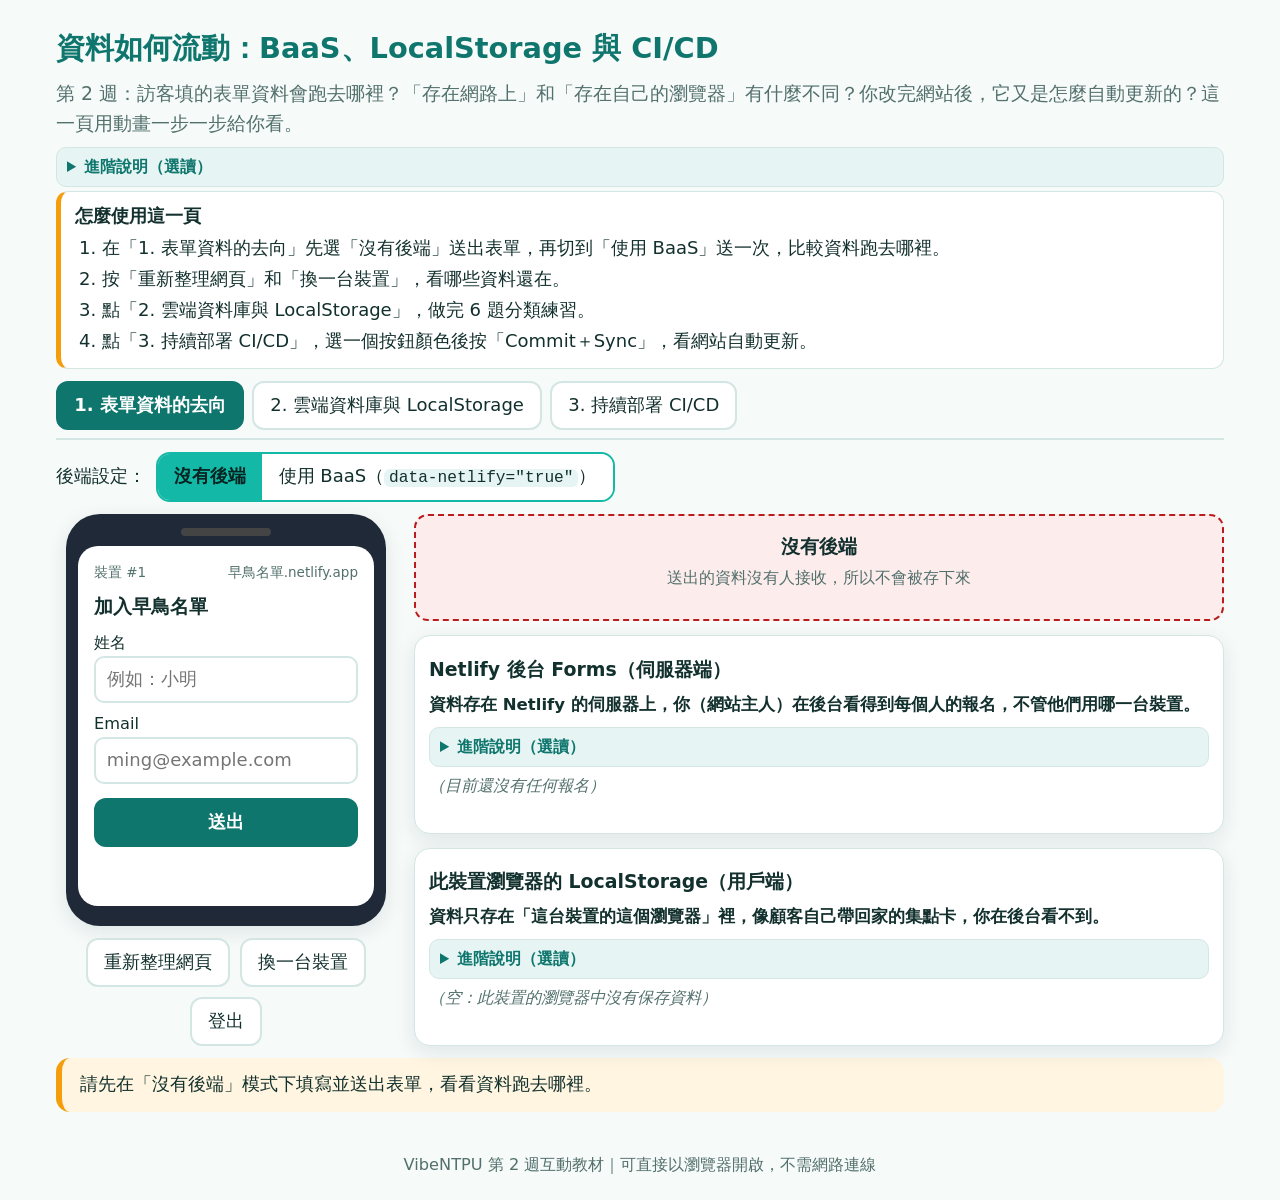
<file: lectures/wk02_1014_baas-cicd/slides/data_flow.html>
<!DOCTYPE html>
<html lang="zh-Hant">
<head>
<meta charset="UTF-8">
<meta name="viewport" content="width=device-width, initial-scale=1">
<title>資料怎麼流動：BaaS、LocalStorage 與 CI/CD</title>
<style>
:root{
  --pri:#0f766e;--pri2:#14b8a6;--acc:#f59e0b;--bg:#f6faf9;--card:#ffffff;--ink:#12302d;--muted:#52706c;
  --line:#d4e6e3;--soft:#e6f5f3;--accsoft:#fff5e0;--ok:#15803d;--oksoft:#e7f7ec;--bad:#b91c1c;--badsoft:#fdecec;
  --phone:#1f2937;--screen:#ffffff;--shadow:0 6px 20px rgba(15,60,55,.10);
}
@media (prefers-color-scheme: dark){
  :root{--bg:#0b1716;--card:#12211f;--ink:#e3f2ef;--muted:#9bbab5;--line:#24403c;--soft:#15312d;--accsoft:#3a2c0e;
  --ok:#4ade80;--oksoft:#12301d;--bad:#f87171;--badsoft:#3a1616;--phone:#000;--screen:#18292a;--pri:#2dd4bf;--shadow:0 6px 20px rgba(0,0,0,.4)}
}
*{box-sizing:border-box}
html{font-size:18px}
body{margin:0;background:var(--bg);color:var(--ink);font-family:"Noto Sans TC","PingFang TC","Microsoft JhengHei",system-ui,sans-serif;line-height:1.6;overflow-x:hidden}
.wrap{max-width:1200px;margin:0 auto;padding:16px}
h1{font-size:1.6rem;margin:.3em 0 .2em;color:var(--pri)}
h2{font-size:1.25rem;margin:.2em 0 .5em}
h3{font-size:1.05rem;margin:.2em 0 .4em}
p{margin:.4em 0}
button{font:inherit;cursor:pointer;border-radius:12px;border:2px solid var(--line);background:var(--card);color:var(--ink);padding:.45em .9em;min-height:44px}
button:hover{border-color:var(--pri2)}
button:disabled{opacity:.5;cursor:not-allowed}
:focus-visible{outline:3px solid var(--acc);outline-offset:3px}
.btn-pri{background:var(--pri);border-color:var(--pri);color:#fff;font-weight:700}
@media (prefers-color-scheme: dark){.btn-pri{color:#062522}}
.sub{color:var(--muted)}
.tabs{display:flex;gap:8px;flex-wrap:wrap;margin:12px 0;border-bottom:2px solid var(--line);padding-bottom:8px}
.tabs button[aria-selected="true"]{background:var(--pri);border-color:var(--pri);color:#fff;font-weight:700}
@media (prefers-color-scheme: dark){.tabs button[aria-selected="true"]{color:#062522}}
.card{background:var(--card);border:1px solid var(--line);border-radius:16px;padding:14px;box-shadow:var(--shadow)}
.row{display:flex;gap:10px;flex-wrap:wrap;align-items:center}
.seg{display:inline-flex;border:2px solid var(--pri2);border-radius:14px;overflow:hidden}
.seg button{border:0;border-radius:0;min-height:44px}
.seg button[aria-pressed="true"]{background:var(--pri2);color:#062522;font-weight:700}
code{background:var(--soft);padding:0 .3em;border-radius:6px;font-size:.9em;word-break:break-all}
.grid1{display:grid;grid-template-columns:minmax(0,340px) minmax(0,1fr);gap:18px;margin-top:12px}
.phone{background:var(--phone);border-radius:34px;padding:14px 12px 20px;max-width:320px;width:100%;margin:0 auto;box-shadow:var(--shadow)}
.phone .notch{width:90px;height:8px;border-radius:6px;background:#444;margin:0 auto 10px}
.screen{background:var(--screen);border-radius:20px;min-height:360px;padding:16px;position:relative}
.screen .bar{font-size:.75rem;color:var(--muted);display:flex;justify-content:space-between;margin-bottom:8px}
.screen label{display:block;font-size:.9rem;margin-top:8px}
.screen input{width:100%;font:inherit;padding:.4em .6em;border-radius:10px;border:2px solid var(--line);background:var(--card);color:var(--ink)}
.screen .go{width:100%;margin-top:14px}
.welcome{text-align:center;padding-top:40px;font-size:1.15rem;font-weight:700}
.panels{display:grid;gap:14px}
.panel h3{display:flex;align-items:center;gap:6px}
.list{list-style:none;margin:0;padding:0;display:grid;gap:6px}
.list li{background:var(--soft);border-radius:10px;padding:.35em .6em;font-size:.9rem;display:flex;flex-wrap:wrap;gap:4px 12px}
.list li.new{animation:pop .4s}
.empty{color:var(--muted);font-size:.9rem;font-style:italic}
.stamp{background:var(--accsoft);border:1px solid var(--acc);border-radius:14px;padding:.6em .8em;font-size:.95rem;animation:pop .4s}
.void{border:2px dashed var(--bad);border-radius:14px;padding:.8em;text-align:center;font-size:1.05rem;background:var(--badsoft)}
.msg{margin-top:12px;border-radius:14px;padding:.7em 1em;border-left:6px solid var(--acc);background:var(--accsoft)}
.msg.key{border-left-color:var(--pri2);background:var(--soft)}
.msg:empty{display:none}
.flyer{position:fixed;z-index:50;font:700 .72rem/1 ui-monospace,Consolas,monospace;letter-spacing:.03em;background:var(--pri);color:#fff;border-radius:6px;padding:5px 8px;box-shadow:0 2px 8px rgba(0,0,0,.25);white-space:nowrap;pointer-events:none;left:0;top:0;transition:transform .9s ease-in-out,opacity .9s}
.tech{margin-top:14px}
.tech table{width:100%;border-collapse:collapse;font-size:.9rem}
.tech th,.tech td{border:1px solid var(--line);padding:7px 9px;text-align:left;vertical-align:top}
.tech thead th{background:var(--soft)}
.tscroll{overflow-x:auto}
.req{font:.8rem/1.5 ui-monospace,Consolas,monospace;background:var(--soft);border:1px solid var(--line);border-radius:8px;padding:8px 10px;white-space:pre-wrap;overflow-wrap:anywhere;margin:8px 0 0}
@keyframes pop{from{transform:scale(.85);opacity:0}to{transform:none;opacity:1}}
.cmp{display:grid;grid-template-columns:1fr 1fr;gap:14px}
.cmp ul{padding-left:1.2em;margin:.3em 0}
.game{display:grid;gap:10px;margin-top:10px}
.q{display:grid;grid-template-columns:1fr auto;gap:8px;align-items:center;border:1px solid var(--line);border-radius:14px;padding:10px;background:var(--card)}
.q button.pick{opacity:1;border-color:var(--acc);background:var(--accsoft);font-weight:700}
.q .fb{grid-column:1/-1;font-size:.92rem;border-radius:10px;padding:.35em .7em}
.q .fb.ok{background:var(--oksoft);color:var(--ok)}
.q .fb.no{background:var(--badsoft);color:var(--bad)}
.score{font-size:1.2rem;font-weight:700;color:var(--pri)}
.pipe{display:grid;grid-template-columns:repeat(6,minmax(0,1fr));gap:8px;margin:12px 0;list-style:none;padding:0}
.step{border:2px solid var(--line);border-radius:14px;padding:10px 6px;text-align:center;background:var(--card);font-size:.88rem;transition:all .3s}
.step .ic{display:inline-grid;place-items:center;width:28px;height:28px;margin:0 auto 4px;border-radius:50%;border:1.5px solid var(--pri2);color:var(--pri);font-weight:700;font-size:.85rem;flex:none}
.step.on{border-color:var(--acc);background:var(--accsoft);transform:translateY(-4px)}
.step.done{border-color:var(--pri2);background:var(--soft)}
.step .lbl{flex:1}.prog{display:block;width:80%;margin-left:auto;margin-right:auto;height:10px;border-radius:6px;background:var(--line);overflow:hidden;margin-top:6px}
.prog i{display:block;height:100%;width:0;background:var(--pri2)}
.chips{display:flex;gap:8px;flex-wrap:wrap}
.chip{width:48px;height:48px;border-radius:50%;border:3px solid transparent;padding:0}
.chip[aria-pressed="true"]{border-color:var(--ink);box-shadow:0 0 0 3px var(--acc)}
.grid3{display:grid;grid-template-columns:minmax(0,300px) minmax(0,1fr);gap:18px}
.log li{justify-content:space-between}
.badge{font-size:.78rem;border-radius:999px;padding:0 .6em;background:var(--line)}
.badge.pub{background:var(--pri2);color:#062522;font-weight:700}
footer{text-align:center;color:var(--muted);padding:24px 16px;font-size:.9rem}
/* 使用說明與選讀 */
.howto{background:var(--card);border:1px solid var(--line);border-left:5px solid var(--acc);border-radius:12px;padding:10px 14px;margin:4px 0 12px}
.howto h2{font-size:1rem;margin:0 0 4px}
.howto ol{margin:0;padding-left:1.5em}
.howto li{margin:2px 0}
.lead{font-size:1.05rem}
.plain{font-weight:600;margin:.2em 0 .5em}
details.more{margin-top:8px;border:1px solid var(--line);border-radius:10px;padding:6px 10px;background:var(--soft);font-size:.9rem;font-weight:400;color:var(--ink)}
details.more summary{cursor:pointer;font-weight:700;color:var(--pri)}
details.more[open] summary{margin-bottom:6px}
details.more p{margin:.3em 0}
[hidden]{display:none!important}
@media (max-width:1000px){.pipe{grid-template-columns:repeat(3,minmax(0,1fr))}}
@media (max-width:760px){
  .grid1,.grid3,.cmp{grid-template-columns:minmax(0,1fr)}
  .pipe{grid-template-columns:minmax(0,1fr)}
  .step{display:flex;gap:10px;align-items:center;text-align:left}
  .step .ic{margin:0}
  .step.on{transform:translateX(4px)}
  .q{grid-template-columns:minmax(0,1fr)}
  h1{font-size:1.35rem}
}
@media (prefers-reduced-motion: reduce){
  *,*::before,*::after{animation:none!important;transition:none!important}
}
@media (max-width:560px){.mcode{display:block;font-size:.8em}}
</style>
</head>
<body>
<div class="wrap">
<header>
  <h1>資料如何流動：BaaS、LocalStorage 與 CI/CD</h1>
  <p class="sub lead">第 2 週：訪客填的表單資料會跑去哪裡？「存在網路上」和「存在自己的瀏覽器」有什麼不同？你改完網站後，它又是怎麼自動更新的？這一頁用動畫一步一步給你看。</p>
  <details class="more"><summary>進階說明（選讀）</summary><p>本頁說明表單資料如何以 HTTP POST 送到後端即服務（Backend as a Service, BaaS）、伺服器端資料與瀏覽器 LocalStorage 的差異，以及程式碼變更如何經由持續整合／持續部署（CI/CD）自動上線。</p></details>
</header>
<section class="howto" aria-labelledby="howtoT">
  <h2 id="howtoT">怎麼使用這一頁</h2>
  <ol>
    <li>在「1. 表單資料的去向」先選「沒有後端」送出表單，再切到「使用 BaaS」送一次，比較資料跑去哪裡。</li>
    <li>按「重新整理網頁」和「換一台裝置」，看哪些資料還在。</li>
    <li>點「2. 雲端資料庫與 LocalStorage」，做完 6 題分類練習。</li>
    <li>點「3. 持續部署 CI/CD」，選一個按鈕顏色後按「Commit＋Sync」，看網站自動更新。</li>
  </ol>
</section>
<div class="tabs" role="tablist" aria-label="教材分頁">
  <button role="tab" id="t1" aria-controls="p1" aria-selected="true">1. 表單資料的去向</button>
  <button role="tab" id="t2" aria-controls="p2" aria-selected="false" tabindex="-1">2. 雲端資料庫與 LocalStorage</button>
  <button role="tab" id="t3" aria-controls="p3" aria-selected="false" tabindex="-1">3. 持續部署 CI/CD</button>
</div>

<!-- TAB 1 -->
<section id="p1" role="tabpanel" aria-labelledby="t1">
  <div class="row">
    <span>後端設定：</span>
    <div class="seg" role="group" aria-label="後端模式">
      <button id="mNone" aria-pressed="true">沒有後端</button>
      <button id="mBaas" aria-pressed="false">使用 BaaS<span class="mcode">（<code>data-netlify="true"</code>）</span></button>
    </div>
  </div>
  <div class="grid1">
    <div>
      <div class="phone" aria-label="模擬手機">
        <div class="notch"></div>
        <div class="screen" id="screen">
          <div class="bar"><span id="devLabel">裝置 #1</span><span>早鳥名單.netlify.app</span></div>
          <form id="form" autocomplete="off">
            <h3>加入早鳥名單</h3>
            <label for="fName">姓名</label>
            <input id="fName" required maxlength="20" placeholder="例如：小明">
            <label for="fMail">Email</label>
            <input id="fMail" type="email" required maxlength="40" placeholder="ming@example.com">
            <button class="btn-pri go" id="fGo" type="submit">送出</button>
          </form>
          <div id="welcome" class="welcome" hidden></div>
        </div>
      </div>
      <div class="row" style="justify-content:center;margin-top:12px">
        <button id="bRefresh">重新整理網頁</button>
        <button id="bDevice">換一台裝置</button>
        <button id="bLogout">登出</button>
      </div>
    </div>
    <div class="panels">
      <div class="void" id="void"><b>沒有後端</b><br><span class="sub" style="font-size:.9rem">送出的資料沒有人接收，所以不會被存下來</span></div>
      <div class="card panel" id="pNet">
        <h3>Netlify 後台 Forms（伺服器端）</h3>
        <p class="plain" style="font-size:.92rem">資料存在 Netlify 的伺服器上，你（網站主人）在後台看得到每個人的報名，不管他們用哪一台裝置。</p>
        <details class="more"><summary>進階說明（選讀）</summary><p>資料保存在 Netlify 的伺服器上，網站擁有者可在後台檢視與匯出；與使用者使用哪一台裝置無關。</p></details>
        <ul class="list" id="netList"></ul>
        <p class="empty" id="netEmpty">（目前還沒有任何報名）</p>
      </div>
      <div class="card panel" id="pLocal">
        <h3>此裝置瀏覽器的 LocalStorage（用戶端）</h3>
        <p class="plain" style="font-size:.92rem">資料只存在「這台裝置的這個瀏覽器」裡，像顧客自己帶回家的集點卡，你在後台看不到。</p>
        <details class="more"><summary>進階說明（選讀）</summary><p>以鍵值對（key–value）保存在這台裝置、這個瀏覽器中，並依網站來源（origin）隔離，不會傳送到伺服器。</p></details>
        <div id="localBox"></div>
      </div>
    </div>
  </div>
  <div class="msg" id="msg1" role="status" aria-live="polite"></div>
</section>

<!-- TAB 2 -->
<section id="p2" role="tabpanel" aria-labelledby="t2" hidden>
  <div class="cmp">
    <div class="card">
      <h2>2.1 伺服器端資料（雲端資料庫、Netlify Forms）</h2>
      <p class="plain">資料存在網路上的伺服器，像店家櫃檯的會員登記簿：店家看得到每個人的資料。</p>
      <ul>
        <li>資料保存在<b>伺服器</b>，由服務提供者負責備份與存取控制</li>
        <li>網站擁有者可檢視<b>所有使用者</b>的資料</li>
        <li>與裝置無關：<b>換手機、換電腦</b>仍可取得（前提是能辨識使用者身分，通常需要登入系統）</li>
        <li>適用：名單、訂單、會員資料等需要集中管理的資料</li>
      </ul>
    </div>
    <div class="card">
      <h2>2.2 用戶端資料（LocalStorage）</h2>
      <p class="plain">資料只存在使用者自己的瀏覽器，像顧客自己帶回家的集點卡：店家看不到。</p>
      <ul>
        <li>資料保存在<b>使用者自己的瀏覽器</b>，不會隨請求傳到伺服器</li>
        <li>網站擁有者<b>無法</b>從後台看到</li>
        <li><b>換一台裝置或換一個瀏覽器</b>就讀不到；使用者清除網站資料時也會消失</li>
        <li>適用：介面偏好、「此瀏覽器已填過表單」等只與這台裝置有關的狀態</li>
      </ul>
    </div>
  </div>
  <div class="card" style="margin-top:14px">
  <div class="card tech">
    <h2>2.3 資料是怎麼送出與保存的</h2>
    <p class="plain">簡單說：表單資料會被「寄」到 Netlify 保存；LocalStorage 只記在自己的瀏覽器裡，而且使用者自己就能改，所以不能拿來放密碼。</p>
    <details class="more"><summary>進階說明（選讀）</summary>
    <p><b>表單送出（HTTP POST）。</b>使用者按下送出時，瀏覽器將每個具有 <code>name</code> 屬性的欄位編碼為 <code>application/x-www-form-urlencoded</code> 格式，以 HTTP POST 請求傳給伺服器。Netlify 在部署時已辨識帶有 <code>data-netlify="true"</code> 的表單，因此能接收並保存這筆資料；若沒有任何後端，請求無處可去，資料即遺失。</p>
    <pre class="req">POST / HTTP/1.1
Host: your-site.netlify.app
Content-Type: application/x-www-form-urlencoded

form-name=waitlist&amp;name=%E5%B0%8F%E6%98%8E&amp;email=ming%40example.com</pre>
    <p><b>LocalStorage 的範圍：同源政策。</b>LocalStorage 依<b>來源（origin）</b>隔離，來源由「通訊協定＋主機名稱＋連接埠」組成，例如 <code>https://your-site.netlify.app</code>。不同來源的網站無法讀取彼此的資料；同一網站在另一台裝置、另一個瀏覽器，或以 <code>file://</code> 開啟時，也都是各自獨立的儲存空間。</p>
    <div class="tscroll"><table>
      <thead><tr><th scope="col">面向</th><th scope="col">Netlify Forms（伺服器端）</th><th scope="col">LocalStorage（用戶端）</th></tr></thead>
      <tbody>
        <tr><th scope="row">存放位置</th><td>Netlify 伺服器</td><td>使用者的瀏覽器</td></tr>
        <tr><th scope="row">寫入方式</th><td>HTTP POST 請求</td><td><code>localStorage.setItem(key, value)</code>（同步執行）</td></tr>
        <tr><th scope="row">可見範圍</th><td>網站擁有者可見全部資料</td><td>僅同一來源的頁面腳本可讀寫</td></tr>
        <tr><th scope="row">容量與型別</th><td>依方案有每月送出數量上限</td><td>各瀏覽器約數 MB；只能存字串，物件須以 <code>JSON.stringify</code> 轉換</td></tr>
        <tr><th scope="row">安全性</th><td>傳輸經 HTTPS 加密；存取受帳號權限控管</td><td>使用者可在開發者工具中直接修改；若網站存在跨站腳本（XSS）漏洞，攻擊程式也能讀取。不可存放密碼、權杖等敏感資料</td></tr>
      </tbody>
    </table></div>
    <p class="sub" style="font-size:.88rem">因此，本課程以 LocalStorage「模擬」會員狀態僅作為示範：它能記住「此瀏覽器的使用者曾填過表單」，但不能證明身分。正式的會員系統需由伺服器驗證身分（例如密碼搭配工作階段 session 或權杖 token）。</p>
    </details>
  </div>
  <div class="card" style="margin-top:14px">
    <h2>2.4 分類練習：資料應存放在哪裡？</h2>
    <p class="sub">每一題選「伺服器端」或「LocalStorage」，選完會顯示一句話解析。</p>
    <div class="game" id="game"></div>
    <div class="row" style="margin-top:12px;justify-content:space-between">
      <span class="score" id="score" role="status" aria-live="polite">得分：0 / 6</span>
      <button id="gReset">重新作答</button>
    </div>
    <p id="cheer"></p>
  </div>
</section>

<!-- TAB 3 -->
<section id="p3" role="tabpanel" aria-labelledby="t3" hidden>
  <p class="lead">CI/CD 的意思是：你改好網站、按下同步之後，網站就會<b>自動</b>更新上線，不用自己再上傳一次。下面用改按鈕顏色來示範這 6 個步驟。</p>
  <details class="more"><summary>進階說明（選讀）</summary><p><b>持續整合（Continuous Integration, CI）</b>指每次變更都合併到共用的程式碼庫並自動檢查；<b>持續部署（Continuous Deployment, CD）</b>指通過檢查的版本自動發布上線。本課程中，GitHub 保存程式碼，Netlify 與 repo 連結；每次 push 後，GitHub 以 webhook 通知 Netlify 建置並部署新版本，全程不需手動上傳。</p></details>
  <ol class="pipe" id="pipe">
    <li class="step"><span class="ic">1</span><span>Copilot 修改程式</span></li>
    <li class="step"><span class="ic">2</span><span>Commit（本機提交）</span></li>
    <li class="step"><span class="ic">3</span><span>Sync／Push 到 GitHub</span></li>
    <li class="step"><span class="ic">4</span><span>Webhook 通知 Netlify</span></li>
    <li class="step"><span class="ic">5</span><span class="lbl">Netlify 建置與部署<span class="prog"><i id="progBar"></i></span></span></li>
    <li class="step"><span class="ic">6</span><span>使用者取得新版</span></li>
  </ol>
  <div class="grid3">
    <div>
      <div class="phone" aria-label="線上網站預覽">
        <div class="notch"></div>
        <div class="screen" style="min-height:260px">
          <div class="bar"><span>線上版</span><span id="verLabel">v1</span></div>
          <h3>加入早鳥名單</h3>
          <p class="sub" style="font-size:.9rem">搶先體驗我們的新服務。</p>
          <button id="liveBtn" class="go" style="width:100%;color:#fff;font-weight:700;border:0;margin-top:20px" tabindex="-1" aria-hidden="true">立即報名</button>
        </div>
      </div>
    </div>
    <div class="card">
      <h3>模擬變更：修改按鈕顏色</h3>
      <div class="chips" id="chips" role="group" aria-label="選擇按鈕顏色"></div>
      <div class="row" style="margin-top:12px">
        <button class="btn-pri" id="bPush">Commit＋Sync</button>
        <button id="bRoll">回復上一版</button>
      </div>
      <div class="sub" id="status3" role="status" aria-live="polite">先點一個顏色圓點，再按「Commit＋Sync」。</div>
      <h3 style="margin-top:10px">Netlify Deploys（部署紀錄）</h3>
      <ul class="list log" id="log"></ul>
    </div>
  </div>
  <div class="msg key" style="margin-top:16px">
    <b>為什麼大型網站常常更新，卻不用關站維修？</b><br>
    因為新版會先在旁邊準備好，全部完成才一次換上；出問題時也能馬上換回舊版。
    <details class="more"><summary>進階說明（選讀）</summary><p>Netlify 採用<b>原子部署（atomic deploy）</b>：新版本在獨立環境中完整建置，全部成功後才一次切換流量；建置期間舊版照常服務，使用者不會看到「一半新、一半舊」的網站。每次部署都保留為不可變的快照（immutable deploy），因此<b>回復（rollback）</b>只需將先前的部署重新發布，不必重新建置。大型平台亦以類似概念搭配藍綠部署、灰度發布（canary release）等策略降低風險。<br>
    <b>取捨：</b>自動部署讓錯誤也會被自動發布，因此實務上會在部署前加入自動化測試（CI）；本課程的 GitHub Actions 自我檢核即為一例。</p></details>
  </div>
</section>
</div>
<footer>VibeNTPU 第 2 週互動教材｜可直接以瀏覽器開啟，不需網路連線</footer>

<script>
(function(){
var $=function(id){return document.getElementById(id)};
var RM=window.matchMedia&&matchMedia('(prefers-reduced-motion: reduce)').matches;
function now(){var d=new Date();return[d.getHours(),d.getMinutes(),d.getSeconds()].map(function(n){return String(n).padStart(2,'0')}).join(':')}
function wait(ms){return new Promise(function(r){setTimeout(r,RM?Math.min(ms,60):ms)})}
function el(tag,txt,cls){var e=document.createElement(tag);if(txt!=null)e.textContent=txt;if(cls)e.className=cls;return e}

/* Tabs */
var tabs=[].slice.call(document.querySelectorAll('[role=tab]'));
function sel(t){tabs.forEach(function(b){var on=b===t;b.setAttribute('aria-selected',on);b.tabIndex=on?0:-1;$(b.getAttribute('aria-controls')).hidden=!on});}
tabs.forEach(function(b,i){
  b.addEventListener('click',function(){sel(b)});
  b.addEventListener('keydown',function(e){var k=e.key,j=null;
    if(k==='ArrowRight')j=(i+1)%tabs.length;else if(k==='ArrowLeft')j=(i-1+tabs.length)%tabs.length;else if(k==='Home')j=0;else if(k==='End')j=tabs.length-1;
    if(j!==null){e.preventDefault();sel(tabs[j]);tabs[j].focus()}});
});

/* Fly animation */
function fly(from,to,label,vanish){
  return new Promise(function(res){
    if(RM){res();return}
    var a=from.getBoundingClientRect(),b=to.getBoundingClientRect();
    var f=el('span',label,'flyer');f.setAttribute('aria-hidden','true');
    var x0=a.left+a.width/2-16,y0=a.top+a.height/2-16;
    f.style.transform='translate('+x0+'px,'+y0+'px)';document.body.appendChild(f);
    f.getBoundingClientRect();
    var x1=b.left+b.width/2-16,y1=b.top+b.height/2-16;
    f.style.transform='translate('+x1+'px,'+y1+'px)'+(vanish?' scale(.2) rotate(360deg)':'');
    if(vanish)f.style.opacity='0';
    setTimeout(function(){f.remove();res()},950);
  });
}

/* Tab 1 state (simulation only, in-memory) */
var S={mode:'none',net:[],local:null,device:1,busy:false};
var msg1=$('msg1');
function say(html,key,adv){msg1.className='msg'+(key?' key':'');msg1.innerHTML=html+(adv?'<details class="more"><summary>進階說明（選讀）</summary><p>'+adv+'</p></details>':'')}
function renderNet(fresh){
  var ul=$('netList');ul.innerHTML='';
  S.net.forEach(function(r,i){var li=el('li',null,fresh&&i===S.net.length-1?'new':'');li.appendChild(el('b',r.name));li.appendChild(el('span',r.email));li.appendChild(el('span',r.time+'（裝置 #'+r.dev+'）','sub'));ul.appendChild(li)});
  $('netEmpty').hidden=S.net.length>0;
}
function renderLocal(){
  var box=$('localBox');box.innerHTML='';
  if(S.local){var c=el('div',null,'stamp');c.appendChild(el('div','key：joinedName'));c.appendChild(el('code','value："'+S.local.name+'"'));box.appendChild(c)}
  else box.appendChild(el('p','（空：此裝置的瀏覽器中沒有保存資料）','empty'));
}
function renderPhone(){
  $('devLabel').textContent='裝置 #'+S.device;
  var w=$('welcome');
  if(S.local){$('form').hidden=true;w.hidden=false;w.textContent='歡迎回來，'+S.local.name}
  else{$('form').hidden=false;w.hidden=true}
}
function renderMode(){
  $('mNone').setAttribute('aria-pressed',S.mode==='none');$('mBaas').setAttribute('aria-pressed',S.mode==='baas');
  $('void').hidden=S.mode!=='none';
}
function render(){renderNet();renderLocal();renderPhone();renderMode()}
$('mNone').onclick=function(){S.mode='none';renderMode();say('現在網頁只有畫面，沒有後端（負責接收和保存資料的服務）。請試著送出表單，看看資料跑去哪裡。')};
$('mBaas').onclick=function(){S.mode='baas';renderMode();say('現在表單加上了 Netlify 的設定，Netlify 會幫你收下送出的資料，你不用自己寫伺服器程式。這種「租用現成後端」的服務就叫 BaaS。',false,'加上 <code>data-netlify="true"</code> 後，Netlify 在部署時會註冊此表單，並接收之後送出的 POST 請求。BaaS（Backend as a Service）：不需自行撰寫與維護伺服器程式。')};
$('form').addEventListener('submit',function(e){
  e.preventDefault();if(S.busy)return;
  var name=$('fName').value.trim(),email=$('fMail').value.trim();
  if(!name||!email)return;
  S.busy=true;$('fGo').disabled=true;
  if(S.mode==='none'){
    fly($('fGo'),$('void'),'POST /',true).then(function(){
      $('form').reset();
      say('<b>資料沒有被保存。</b>網頁雖然把資料送出去了，但沒有人接收，資料就不見了。請切換到「使用 BaaS」再試一次。',false,'前端只負責呈現與收集輸入；瀏覽器雖然送出了 HTTP POST 請求，但沒有伺服器程式接收，資料隨即遺失。');
      S.busy=false;$('fGo').disabled=false;
    });
  }else{
    fly($('fGo'),$('pNet'),'HTTP POST').then(function(){
      S.net.push({name:name,email:email,time:now(),dev:S.device});renderNet(true);
      return fly($('fGo'),$('pLocal'),'setItem()');
    }).then(function(){
      S.local={name:name};$('form').reset();renderLocal();renderPhone();
      say('資料同時存到兩個地方：<b>Netlify 後台</b>（你看得到所有人的報名）和<b>這台裝置的瀏覽器</b>（記住「這個人填過了」）。接著請按「重新整理網頁」與「換一台裝置」，比較兩邊的資料。',false,'瀏覽器以 <b>HTTP POST</b> 將資料送到 <b>Netlify Forms</b>，網站擁有者可在後台看到；同時頁面腳本呼叫 <code>localStorage.setItem()</code>，在此裝置的瀏覽器記下名稱。類比：Netlify 後台如同櫃檯的會員登記簿，LocalStorage 如同顧客自己帶回家的集點卡。');
      S.busy=false;$('fGo').disabled=false;
      if(innerWidth<=760&&!RM)$('pNet').scrollIntoView({behavior:'smooth',block:'start'});
    });
  }
});
$('bRefresh').onclick=function(){
  if(S.busy)return;
  var s=$('screen');s.style.opacity='.2';
  wait(300).then(function(){s.style.opacity='';renderPhone();
    if(S.local)say('重新整理後仍顯示「歡迎回來，'+S.local.name+'」，因為這個瀏覽器還記得你的名字。',false,'頁面載入時以 <code>localStorage.getItem()</code> 讀到先前的資料。LocalStorage 沒有到期時間，關閉瀏覽器後依然保留（sessionStorage 則會在分頁關閉時清除）。');
    else say('重新整理完成。這台裝置的瀏覽器沒有記住任何資料，所以顯示表單。');
  });
};
$('bDevice').onclick=function(){
  if(S.busy)return;
  S.device++;S.local=null;render();$('form').reset();
  say('<b>換到裝置 #'+S.device+'：這台裝置的瀏覽器是空的，但 Netlify 後台的名單還在。</b>瀏覽器記住的資料不會跟著你換裝置。',true,'LocalStorage 依來源（origin）存在於各別裝置、各別瀏覽器中，彼此不共用；伺服器端資料則集中保存，不受使用者裝置影響。若要「換裝置仍能辨識使用者」，必須由伺服器驗證身分，也就是實作登入系統。');
};
$('bLogout').onclick=function(){
  if(S.busy)return;
  S.local=null;renderLocal();renderPhone();
  say('已登出：刪掉這台裝置瀏覽器記住的名字。Netlify 後台的名單不受影響。',false,'以 <code>localStorage.removeItem()</code> 刪除此裝置的資料。');
};
render();
say('請先在「沒有後端」模式下填寫並送出表單，看看資料跑去哪裡。');

/* Tab 2 game */
// [情境, 正確答案, 進階說明（選讀）, 一句話解析]
var Q=[
 ['收集早鳥名單','cloud','網站擁有者必須看到所有人的資料，因此須保存在伺服器端。','你要看到所有人的報名，所以要存在伺服器端。'],
 ['記住深色模式偏好','local','只影響這台裝置顯示方式的設定，存在 LocalStorage 即可，也不必傳到伺服器。','這只影響這台裝置怎麼顯示，存在瀏覽器就好。'],
 ['會員訂單紀錄','cloud','訂單涉及交易與權益，必須可跨裝置查詢、可由商家管理，並有備份與存取控制。','訂單很重要，換裝置也要查得到，所以要存在伺服器端。'],
 ['記住此瀏覽器已填過表單','local','只是避免同一瀏覽器重複顯示表單；名單本身仍保存在伺服器端。','只是讓這個瀏覽器不要一直跳出表單，存在瀏覽器就好。'],
 ['在手機和電腦上看到同一份資料（跨裝置同步）','cloud','LocalStorage 無法跨裝置共用，跨裝置同步必須依賴伺服器端資料與身分驗證。','瀏覽器裡的資料不會跟著換裝置，所以要存在伺服器端。'],
 ['購物車暫存（尚未結帳）','local','尚未結帳的暫存清單可先放在瀏覽器；結帳時再送到伺服器成為正式訂單。若需跨裝置保留購物車，則改存伺服器端。','還沒結帳的購物車先放在瀏覽器就好，結帳時再送到伺服器。']
];
var ans={};
function drawGame(){
  var g=$('game');g.innerHTML='';
  Q.forEach(function(q,i){
    var d=el('div',null,'q');d.appendChild(el('span',(i+1)+'. '+q[0]));
    var r=el('div',null,'row');
    [['cloud','伺服器端'],['local','LocalStorage']].forEach(function(o){
      var b=el('button',o[1]);b.setAttribute('aria-label',q[0]+'：'+o[1]);
      b.disabled=i in ans;if(ans[i]===o[0])b.className='pick';
      b.onclick=function(){ans[i]=o[0];drawGame();var nb=$('game').children[i];if(nb)nb.querySelector('.fb').focus()};
      r.appendChild(b)});
    d.appendChild(r);
    if(i in ans){var ok=ans[i]===q[1];var fb=el('div',(ok?'正確。':'不正確。正確答案是「'+(q[1]==='cloud'?'伺服器端':'LocalStorage')+'」。')+q[3],'fb '+(ok?'ok':'no'));fb.tabIndex=-1;
      var more=el('details',null,'more');more.appendChild(el('summary','進階說明（選讀）'));more.appendChild(el('p',q[2]));fb.appendChild(more);d.appendChild(fb)}
    else d.appendChild(el('div','','fb'));
    g.appendChild(d)});
  var n=Object.keys(ans).length,s=Object.keys(ans).filter(function(k){return ans[k]===Q[k][1]}).length;
  $('score').textContent='得分：'+s+' / '+Q.length;
  $('cheer').textContent=n<Q.length?'':'判斷方法：網站主人需要看到、換裝置也要能用、或跟交易有關的資料 → 伺服器端；只跟這台裝置的使用感受有關、不見了也沒關係的資料 → LocalStorage。';
}
$('gReset').onclick=function(){ans={};drawGame()};
drawGame();

/* Tab 3 CI/CD */
var COLORS=[['藍綠','#0f766e'],['琥珀','#d97706'],['粉紅','#db2777'],['靛藍','#4f46e5'],['紅','#dc2626']];
var pick=1,deploys=[{color:'#0f766e',name:'藍綠',msg:'第一版上線',time:now()}],cur=0,running=false;
function drawChips(){var c=$('chips');c.innerHTML='';COLORS.forEach(function(k,i){var b=el('button',null,'chip');b.style.background=k[1];b.setAttribute('aria-label',k[0]+'色');b.setAttribute('aria-pressed',i===pick);b.onclick=function(){pick=i;drawChips();c.children[i].focus()};c.appendChild(b)})}
function drawLive(){var d=deploys[cur];$('liveBtn').style.background=d.color;$('verLabel').textContent='v'+(cur+1)}
function drawLog(){var ul=$('log');ul.innerHTML='';
  for(var i=deploys.length-1;i>=0;i--){var d=deploys[i],li=el('li');li.appendChild(el('span',d.time+'　'+d.msg));li.appendChild(el('span',i===cur?'Published':'Old','badge'+(i===cur?' pub':'')));ul.appendChild(li)}
  $('bRoll').disabled=running||cur===0;$('bPush').disabled=running;}
var steps=[].slice.call(document.querySelectorAll('.step'));
/* 狀態說明：v 為 [白話說明, 進階說明（選讀）] */
function st3(v){var box=$('status3');box.textContent='';box.appendChild(el('span',v[0]));
  if(v[1]){var more=el('details',null,'more');more.appendChild(el('summary','進階說明（選讀）'));more.appendChild(el('p',v[1]));box.appendChild(more)}}
function setStep(n){steps.forEach(function(s,i){s.classList.toggle('on',i===n);s.classList.toggle('done',i<n)})}
$('bPush').onclick=function(){
  if(running)return;running=true;drawLog();
  var k=COLORS[pick],msg='把按鈕改成'+k[0]+'色',bar=$('progBar');bar.style.width='0';
  setStep(0);st3(['1. Copilot 正在幫你修改 index.html（還在你的電腦裡）。','VS Code 中的 Copilot 正在修改工作區中的 index.html。']);
  wait(900).then(function(){setStep(1);st3(['2. 你按下「提交（Commit）」並寫下「'+msg+'」，存成一個版本（還在你的電腦裡）。','Commit：於「原始檔控制」輸入提交訊息，建立本機提交。']);return wait(1000)})
  .then(function(){setStep(2);st3(['3. 你按下「同步變更（Sync Changes）」，把這個版本上傳到 GitHub。','Sync Changes：將提交 push 至 GitHub，遠端 main 分支更新。']);return wait(1000)})
  .then(function(){setStep(3);st3(['4. GitHub 自動通知 Netlify：「有新版本了」。','GitHub 以 webhook（HTTP 回呼）通知 Netlify：main 分支有新提交。']);return wait(1000)})
  .then(function(){setStep(4);st3(['5. Netlify 在背景準備新版網站；準備好之前，訪客看到的仍是舊版。','Netlify 取得最新程式碼並在獨立環境建置新版本；此期間舊版照常服務。']);
    var p=0;return new Promise(function(r){var t=setInterval(function(){p+=RM?100:5;bar.style.width=Math.min(p,100)+'%';if(p>=100){clearInterval(t);r()}},120)})})
  .then(function(){deploys.push({color:k[1],name:k[0],msg:msg,time:now()});cur=deploys.length-1;
    setStep(5);drawLive();st3(['6. 新版上線了，訪客重新整理就會看到新的按鈕顏色。','部署完成（Published）：流量一次切換到新版本，使用者重新整理即取得新版。']);return wait(1200)})
  .then(function(){setStep(6);running=false;drawLog()});
};
$('bRoll').onclick=function(){
  if(running||cur===0)return;cur--;var d=deploys[cur];
  drawLive();drawLog();setStep(-1);
  st3(['已回到 v'+(cur+1)+'（'+d.msg+'），網站馬上換回舊版，不用重新準備。','直接重新發布先前保存的部署快照，不需重新建置。注意：這只回復網站，GitHub 上的程式碼仍須另以 revert 修正。']);
};
drawChips();drawLive();drawLog();
})();
</script>
</body>
</html>
</file>
<file: samples/pickle-charm-shop/styles.css>
:root {
  --bg: #fffaf7;
  --panel: #ffffff;
  --primary: #ff8ab5;
  --primary-deep: #ff5d9e;
  --secondary: #ffe7f1;
  --soft: #fff1d8;
  --ink: #2d2a2a;
  --muted: #6f6668;
  --line: #f3dfe8;
  --shadow: 0 18px 40px rgba(255, 125, 173, 0.12);
}

* {
  box-sizing: border-box;
}

html {
  scroll-behavior: smooth;
}

body {
  margin: 0;
  font-family: "Noto Sans TC", sans-serif;
  background: linear-gradient(180deg, #fffaf7 0%, #fff 100%);
  color: var(--ink);
}

a {
  color: inherit;
  text-decoration: none;
}

button {
  font: inherit;
}

img {
  max-width: 100%;
  display: block;
}

.container {
  width: min(1120px, calc(100% - 32px));
  margin: 0 auto;
}

.topbar {
  position: sticky;
  top: 0;
  z-index: 10;
  background: rgba(255, 250, 247, 0.85);
  backdrop-filter: blur(8px);
  border-bottom: 1px solid rgba(255, 138, 181, 0.15);
}

.nav {
  display: flex;
  justify-content: space-between;
  align-items: center;
  min-height: 78px;
  gap: 24px;
}

.brand {
  display: inline-flex;
  align-items: center;
  gap: 10px;
  font-weight: 900;
  letter-spacing: 0.04em;
}

.brand-mark {
  display: inline-grid;
  place-items: center;
  width: 32px;
  height: 32px;
  border-radius: 10px;
  background: linear-gradient(135deg, var(--primary), #ffb7d1);
  color: white;
  box-shadow: var(--shadow);
}

.main-nav {
  display: flex;
  align-items: center;
  gap: 28px;
  color: var(--muted);
  font-weight: 500;
}

.main-nav a:hover {
  color: var(--primary-deep);
}

.nav-actions {
  display: flex;
  align-items: center;
  gap: 12px;
}

.ghost-btn,
.cart-btn,
.primary-btn,
.secondary-btn,
.buy-btn {
  border: none;
  border-radius: 999px;
  cursor: pointer;
  transition: transform 0.2s ease, box-shadow 0.2s ease;
}

.ghost-btn,
.cart-btn {
  padding: 0.8rem 1.2rem;
  background: #fff;
  color: var(--ink);
  border: 1px solid var(--line);
}

.cart-btn {
  background: var(--primary);
  color: white;
  border-color: transparent;
}

.cart-count {
  display: inline-block;
  width: 24px;
  height: 24px;
  margin-left: 8px;
  border-radius: 50%;
  background: rgba(255, 255, 255, 0.2);
  text-align: center;
  line-height: 24px;
  font-size: 0.85rem;
}

.hero {
  padding: 72px 0 42px;
}

.hero-inner {
  display: grid;
  grid-template-columns: 1.1fr 0.9fr;
  align-items: center;
  gap: 36px;
}

.eyebrow,
.section-tag {
  margin: 0 0 16px;
  font-size: 0.8rem;
  font-weight: 700;
  letter-spacing: 0.12em;
  color: var(--primary-deep);
  text-transform: uppercase;
}

.hero-copy h1 {
  margin: 0;
  font-size: clamp(2.5rem, 5vw, 4.3rem);
  line-height: 1.06;
  letter-spacing: -0.06em;
}

.subtitle {
  margin: 20px 0 0;
  max-width: 560px;
  color: var(--muted);
  font-size: 1.05rem;
  line-height: 1.9;
}

.hero-actions {
  display: flex;
  flex-wrap: wrap;
  gap: 16px;
  margin-top: 32px;
}

.primary-btn,
.secondary-btn,
.buy-btn {
  display: inline-flex;
  align-items: center;
  justify-content: center;
  padding: 1rem 1.6rem;
  font-weight: 700;
}

.primary-btn,
.buy-btn {
  background: linear-gradient(135deg, var(--primary), var(--primary-deep));
  color: white;
  box-shadow: var(--shadow);
}

.secondary-btn {
  background: #fff;
  border: 1px solid var(--line);
  color: var(--ink);
}

.primary-btn:hover,
.secondary-btn:hover,
.buy-btn:hover,
.ghost-btn:hover,
.cart-btn:hover {
  transform: translateY(-2px);
}

.trust-list {
  list-style: none;
  display: flex;
  flex-wrap: wrap;
  gap: 16px;
  padding: 0;
  margin: 28px 0 0;
  color: var(--muted);
  font-weight: 500;
}

.trust-list li::before {
  content: "✓";
  margin-right: 8px;
  color: var(--primary-deep);
}

.hero-visual {
  display: flex;
  justify-content: center;
}

.product-showcase {
  position: relative;
  width: min(420px, 100%);
  height: 420px;
  border-radius: 36px;
  background: linear-gradient(150deg, #ffeaf3 0%, #fff7ea 100%);
  border: 1px solid rgba(255, 138, 181, 0.18);
  box-shadow: var(--shadow);
}

.main-badge {
  position: absolute;
  inset: 50% auto auto 50%;
  transform: translate(-50%, -50%);
  width: 190px;
  height: 190px;
  border-radius: 50%;
  background: radial-gradient(circle at 30% 30%, #fff, #ffd8ea 36%, var(--primary) 100%);
  display: grid;
  place-items: center;
  box-shadow: 0 24px 40px rgba(255, 124, 171, 0.28);
}

.badge-face {
  font-size: 3.25rem;
  letter-spacing: -0.08em;
}

.float-card {
  position: absolute;
  display: grid;
  place-items: center;
  width: 110px;
  height: 110px;
  border-radius: 28px;
  font-weight: 700;
  color: white;
  background: linear-gradient(135deg, #ffb3cd, #ff87bc);
  box-shadow: 0 18px 28px rgba(255, 104, 159, 0.24);
}

.card-top {
  top: 28px;
  left: 40px;
}

.card-bottom {
  right: 38px;
  bottom: 30px;
  background: linear-gradient(135deg, #9fc6ff, #74a7ff);
}

.story,
.features,
.reviews {
  padding: 80px 0;
}

.story-grid {
  display: grid;
  grid-template-columns: 1.2fr 0.8fr;
  gap: 30px;
  align-items: center;
}

.story-copy h2,
.section-head h2 {
  margin: 0 0 18px;
  font-size: clamp(2rem, 4vw, 2.8rem);
  line-height: 1.2;
}

.story-copy p {
  margin: 0 0 16px;
  color: var(--muted);
  line-height: 1.9;
}

.story-stats {
  display: grid;
  gap: 18px;
}

.stat-item {
  padding: 28px;
  background: white;
  border-radius: 24px;
  border: 1px solid var(--line);
  box-shadow: var(--shadow);
}

.stat-item strong {
  display: block;
  color: var(--primary-deep);
  font-size: clamp(1.8rem, 2vw, 2.3rem);
}

.stat-item span {
  color: var(--muted);
}

.section-head {
  margin-bottom: 36px;
}

.center {
  text-align: center;
}

.product-grid,
.feature-grid,
.review-grid {
  display: grid;
  gap: 28px;
}

.product-grid {
  grid-template-columns: repeat(3, minmax(0, 1fr));
}

.product-card {
  background: white;
  border: 1px solid var(--line);
  border-radius: 24px;
  overflow: hidden;
  box-shadow: 0 16px 28px rgba(255, 156, 190, 0.08);
}

.product-image {
  display: grid;
  place-items: center;
  height: 250px;
  font-size: 4rem;
  color: rgba(255, 255, 255, 0.9);
}

.image-pink {
  background: linear-gradient(135deg, #ffb4cf, #ff85b2);
}

.image-blue {
  background: linear-gradient(135deg, #cfe1ff, #8bb2ff);
}

.image-yellow {
  background: linear-gradient(135deg, #ffe5a1, #ffbf6a);
}

.product-body {
  padding: 24px 22px 26px;
}

.product-meta {
  display: flex;
  justify-content: space-between;
  align-items: center;
  gap: 12px;
}

.tag {
  display: inline-flex;
  align-items: center;
  padding: 0.4rem 0.7rem;
  border-radius: 999px;
  background: var(--secondary);
  color: var(--primary-deep);
  font-size: 0.75rem;
  font-weight: 700;
}

.price {
  font-size: 1.2rem;
  font-weight: 900;
}

.product-body h3 {
  margin: 18px 0 12px;
  font-size: 1.5rem;
}

.product-body p {
  margin: 0 0 20px;
  color: var(--muted);
  line-height: 1.7;
}

.feature-grid {
  grid-template-columns: repeat(3, minmax(0, 1fr));
}

.feature-box {
  padding: 30px 24px;
  background: white;
  border-radius: 24px;
  border: 1px solid var(--line);
  text-align: center;
  box-shadow: var(--shadow);
}

.feature-icon {
  font-size: 2.3rem;
  margin-bottom: 18px;
}

.feature-box h3 {
  margin: 0 0 10px;
  font-size: 1.4rem;
}

.feature-box p,
.review-grid blockquote {
  color: var(--muted);
  line-height: 1.8;
}

.review-grid {
  grid-template-columns: repeat(3, minmax(0, 1fr));
}

.review-grid blockquote {
  margin: 0;
  padding: 24px;
  background: white;
  border: 1px solid var(--line);
  border-radius: 22px;
  box-shadow: var(--shadow);
}

.review-grid blockquote span {
  display: block;
  margin-top: 14px;
  color: var(--ink);
  font-weight: 700;
}

.site-footer {
  padding: 36px 0 50px;
  border-top: 1px solid var(--line);
  background: #fff9fb;
}

.footer-inner {
  display: flex;
  justify-content: space-between;
  align-items: center;
  gap: 18px;
}

.footer-brand {
  margin-bottom: 10px;
}

.site-footer p {
  margin: 0;
  color: var(--muted);
}

.footer-links {
  display: flex;
  gap: 20px;
  color: var(--muted);
  font-weight: 500;
}

@media (max-width: 860px) {
  .nav {
    flex-wrap: wrap;
    justify-content: center;
    padding: 18px 0;
  }

  .hero-inner,
  .story-grid,
  .product-grid,
  .feature-grid,
  .review-grid {
    grid-template-columns: 1fr;
  }

  .main-nav {
    order: 3;
    width: 100%;
    justify-content: center;
    flex-wrap: wrap;
  }

  .product-showcase {
    height: 350px;
  }

  .footer-inner {
    flex-direction: column;
    text-align: center;
  }
}

/* ---------- 會員：歡迎文字 ---------- */

.welcome-text {
  font-weight: 700;
  color: var(--primary-deep);
}

.no-scroll {
  overflow: hidden;
}

/* ---------- 共用：表單與小按鈕 ---------- */

.stack-form {
  display: grid;
  gap: 14px;
}

.stack-form label {
  display: grid;
  gap: 6px;
  font-weight: 500;
  color: var(--muted);
  font-size: 0.95rem;
}

.stack-form input,
.stack-form textarea {
  width: 100%;
  padding: 0.8rem 1rem;
  border: 1px solid var(--line);
  border-radius: 14px;
  font: inherit;
  color: var(--ink);
  background: #fff;
}

.stack-form input:focus,
.stack-form textarea:focus {
  outline: 2px solid var(--primary);
  outline-offset: 1px;
}

.stack-form .primary-btn {
  border: none;
  cursor: pointer;
}

.stack-form .primary-btn:disabled {
  background: var(--line);
  color: var(--muted);
  box-shadow: none;
  cursor: not-allowed;
  transform: none;
}

.stack-form h3 {
  margin: 18px 0 0;
  font-size: 1.15rem;
}

.form-note {
  margin: 0 0 18px;
  color: var(--muted);
  line-height: 1.7;
}

.form-error {
  margin: 0;
  padding: 0.7rem 1rem;
  border-radius: 12px;
  background: #fff0f0;
  color: #c0392b;
  font-size: 0.9rem;
}

.icon-btn {
  display: inline-grid;
  place-items: center;
  width: 38px;
  height: 38px;
  border: 1px solid var(--line);
  border-radius: 50%;
  background: #fff;
  color: var(--ink);
  cursor: pointer;
}

.icon-btn:hover {
  color: var(--primary-deep);
}

/* ---------- 加入會員對話框 ---------- */

.modal {
  position: fixed;
  inset: 0;
  z-index: 50;
  display: grid;
  place-items: center;
  padding: 16px;
}

.modal[hidden] {
  display: none;
}

.modal-backdrop {
  position: absolute;
  inset: 0;
  background: rgba(45, 42, 42, 0.45);
}

.modal-card {
  position: relative;
  width: min(440px, 100%);
  padding: 32px 28px 28px;
  background: var(--panel);
  border-radius: 28px;
  border: 1px solid var(--line);
  box-shadow: var(--shadow);
}

.modal-card h2 {
  margin: 0 0 10px;
  font-size: 1.6rem;
}

.modal-close {
  position: absolute;
  top: 16px;
  right: 16px;
}

/* ---------- 購物車面板 ---------- */

.cart-overlay {
  position: fixed;
  inset: 0;
  z-index: 40;
  background: rgba(45, 42, 42, 0.35);
}

.cart-overlay[hidden] {
  display: none;
}

.cart-panel {
  position: fixed;
  top: 0;
  right: 0;
  bottom: 0;
  z-index: 45;
  width: min(420px, 100%);
  background: var(--panel);
  border-left: 1px solid var(--line);
  box-shadow: -18px 0 40px rgba(255, 125, 173, 0.15);
  transform: translateX(100%);
  transition: transform 0.3s ease;
  display: flex;
  flex-direction: column;
  overflow-y: auto;
}

.cart-panel.open {
  transform: translateX(0);
}

.cart-head {
  display: flex;
  justify-content: space-between;
  align-items: center;
  padding: 22px 24px;
  border-bottom: 1px solid var(--line);
}

.cart-head h2 {
  margin: 0;
  font-size: 1.4rem;
}

.cart-body,
.cart-success {
  padding: 20px 24px 32px;
}

.cart-items {
  list-style: none;
  margin: 0;
  padding: 0;
  display: grid;
  gap: 12px;
}

.cart-item {
  display: grid;
  grid-template-columns: 1fr auto;
  gap: 8px 12px;
  align-items: center;
  padding: 14px 16px;
  border: 1px solid var(--line);
  border-radius: 18px;
  background: #fffafc;
}

.cart-item-info {
  display: grid;
  gap: 2px;
}

.cart-item-info span {
  color: var(--muted);
  font-size: 0.85rem;
}

.cart-item-controls {
  display: inline-flex;
  align-items: center;
  gap: 8px;
}

.qty-btn {
  width: 30px;
  height: 30px;
  border: 1px solid var(--line);
  border-radius: 50%;
  background: #fff;
  color: var(--primary-deep);
  font-weight: 700;
  cursor: pointer;
}

.qty-btn:hover {
  background: var(--secondary);
}

.qty {
  min-width: 20px;
  text-align: center;
  font-weight: 700;
}

.cart-item-subtotal {
  grid-column: 1 / -1;
  text-align: right;
  font-weight: 700;
}

.cart-empty {
  margin: 8px 0;
  padding: 24px;
  text-align: center;
  color: var(--muted);
  border: 1px dashed var(--line);
  border-radius: 18px;
}

.cart-total {
  display: flex;
  justify-content: space-between;
  align-items: center;
  margin: 18px 0 6px;
  padding-top: 16px;
  border-top: 1px solid var(--line);
  font-size: 1.1rem;
}

.cart-total strong {
  color: var(--primary-deep);
  font-size: 1.3rem;
}

.cart-success h3 {
  margin: 0 0 10px;
  font-size: 1.5rem;
  color: var(--primary-deep);
}

.cart-success p {
  color: var(--muted);
}

.cart-success ul {
  margin: 0 0 16px;
  padding-left: 20px;
  line-height: 1.9;
}

.cart-success-total {
  font-size: 1.1rem;
  color: var(--ink);
}

.cart-success .secondary-btn {
  width: 100%;
  cursor: pointer;
}

.buy-btn.added {
  transform: scale(0.96);
}

@media (max-width: 860px) {
  .nav-actions {
    flex-wrap: wrap;
    justify-content: center;
  }

  .cart-panel {
    width: 100%;
    border-left: none;
  }
}
</file>
